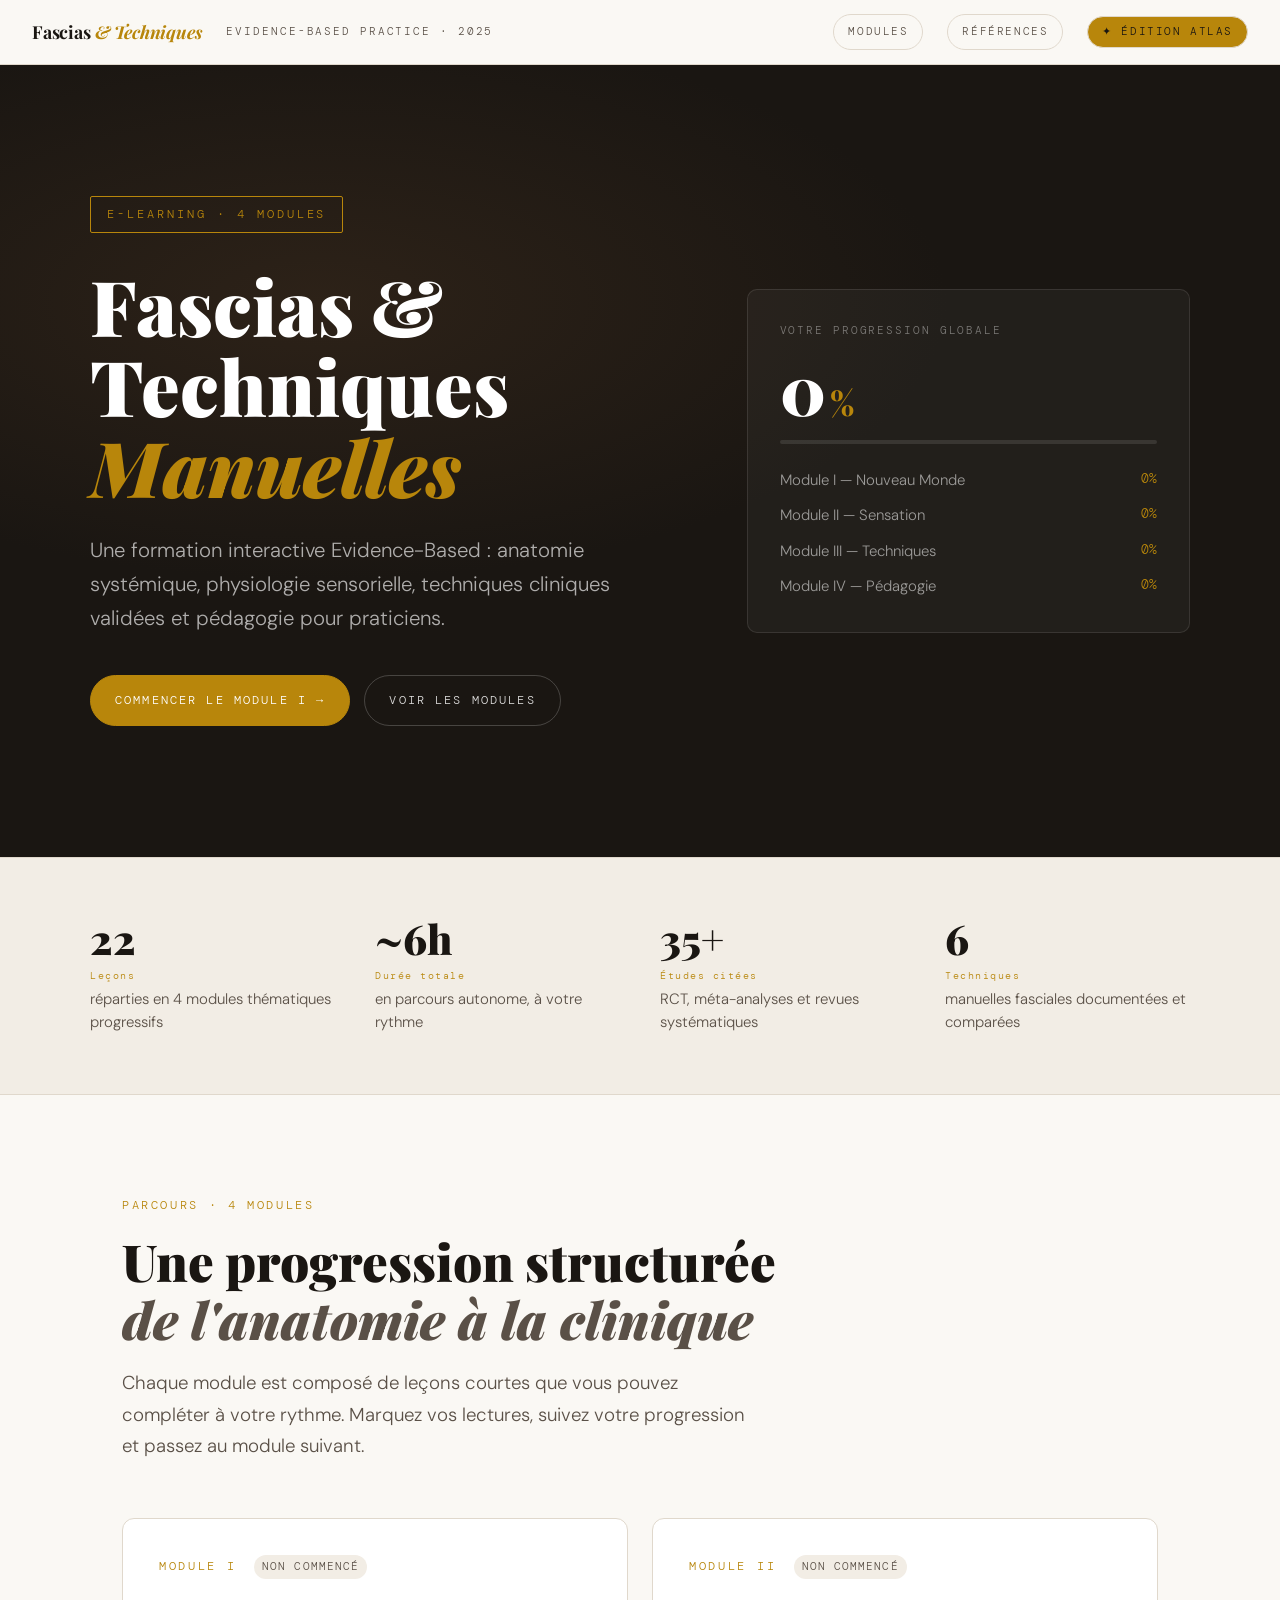
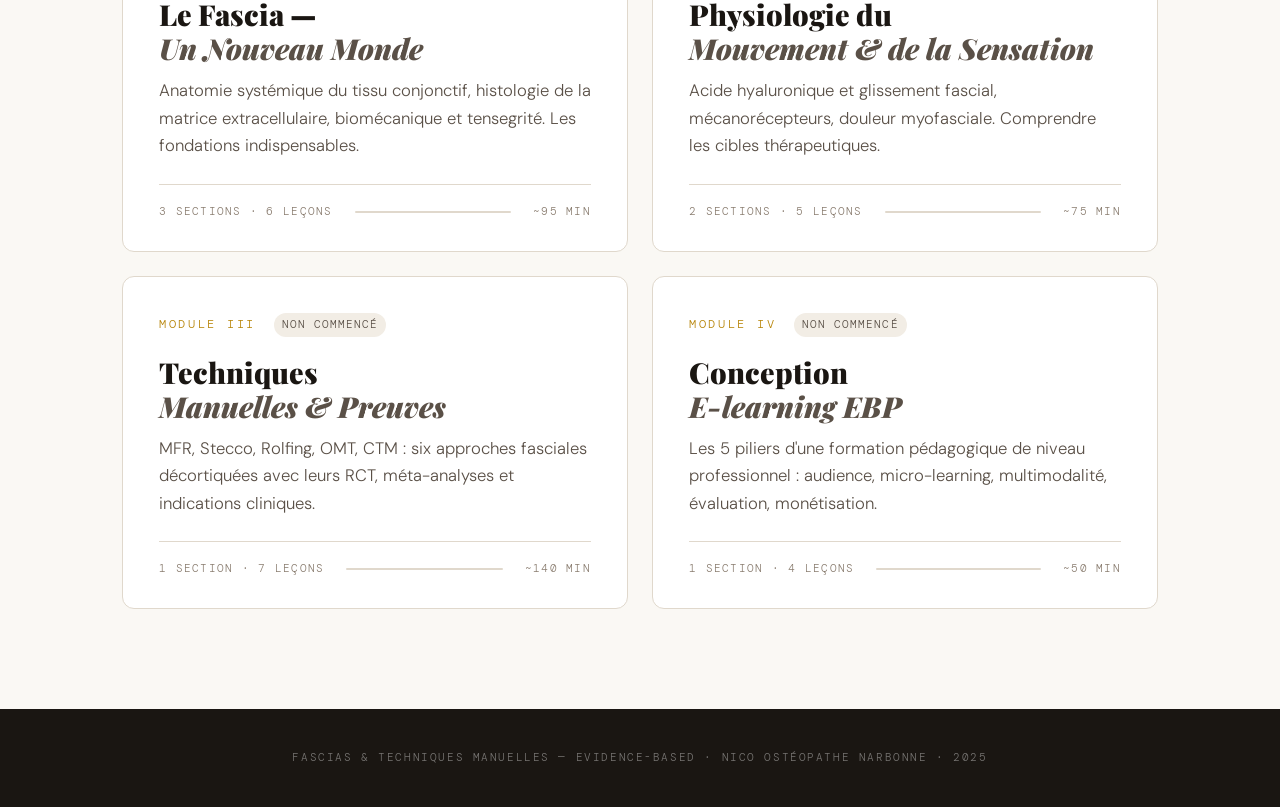
<file: index.html>
<!DOCTYPE html>
<html lang="fr">
<head>
<meta charset="UTF-8"/>
<meta name="viewport" content="width=device-width, initial-scale=1.0"/>
<title>Fascias & Techniques Manuelles — E-learning</title>
<link rel="preconnect" href="https://fonts.googleapis.com"/>
<link rel="stylesheet" href="https://fonts.googleapis.com/css2?family=Playfair+Display:ital,wght@0,400;0,700;0,900;1,400;1,700&family=DM+Sans:wght@300;400;500;600&family=DM+Mono:wght@400;500&display=swap"/>
<link rel="stylesheet" href="styles.css"/>
<style>
.hero {
  background: var(--ink);
  color: #fff;
  min-height: 88vh;
  display: flex; align-items: center;
  position: relative; overflow: hidden;
  padding: 80px 32px;
}
.hero::before {
  content:'';
  position: absolute; inset: 0;
  background: radial-gradient(ellipse 70% 50% at 25% 30%, #2d2218 0%, #1a1612 70%);
}
.hero-inner {
  position: relative;
  max-width: 1100px; margin: 0 auto;
  width: 100%;
  display: grid; grid-template-columns: 1.3fr 1fr;
  gap: 80px; align-items: center;
}
.hero-eyebrow {
  font-family: 'DM Mono', monospace;
  font-size: 0.7rem; letter-spacing: 0.25em;
  color: var(--gold); text-transform: uppercase;
  border: 1px solid var(--gold); border-radius: 2px;
  padding: 7px 16px; display: inline-block;
  margin-bottom: 32px;
}
.hero h1 {
  font-family: 'Playfair Display', serif;
  font-size: clamp(2.6rem, 6vw, 5rem);
  font-weight: 900; line-height: 1.05;
  color: #fff;
}
.hero h1 em { color: var(--gold); font-style: italic; }
.hero p.lede {
  font-size: 1.2rem;
  color: rgba(255,255,255,0.65);
  margin-top: 28px; max-width: 520px;
  line-height: 1.65; font-weight: 300;
}
.hero-cta {
  display: flex; gap: 14px;
  margin-top: 40px;
}
.btn {
  display: inline-flex; align-items: center; gap: 10px;
  padding: 14px 24px;
  font-family: 'DM Mono', monospace;
  font-size: 0.7rem; letter-spacing: 0.18em;
  text-transform: uppercase;
  border-radius: 100px;
  border: 1px solid rgba(255,255,255,0.2);
  color: rgba(255,255,255,0.85);
  transition: all 0.2s;
}
.btn:hover { border-color: var(--gold); color: var(--gold); }
.btn.primary {
  background: var(--gold); border-color: var(--gold); color: #fff;
}
.btn.primary:hover { background: #d49d22; border-color: #d49d22; color: #fff; }

/* progress card right side */
.hero-progress {
  background: rgba(255,255,255,0.04);
  border: 1px solid rgba(255,255,255,0.1);
  border-radius: 10px;
  padding: 32px;
}
.hp-label {
  font-family: 'DM Mono', monospace;
  font-size: 0.62rem; letter-spacing: 0.18em;
  color: rgba(255,255,255,0.4);
  text-transform: uppercase;
  margin-bottom: 14px;
}
.hp-pct {
  font-family: 'Playfair Display', serif;
  font-size: 4rem; font-weight: 900;
  color: #fff; line-height: 1;
}
.hp-pct .pct-sign {
  font-size: 2rem; color: var(--gold);
  margin-left: 4px;
}
.hp-bar {
  height: 4px; background: rgba(255,255,255,0.1);
  border-radius: 2px; margin-top: 18px;
  overflow: hidden;
}
.hp-bar-fill {
  height: 100%; background: var(--gold);
  width: 0%; transition: width 0.6s;
}
.hp-modules {
  display: flex; flex-direction: column;
  gap: 10px; margin-top: 24px;
  font-size: 0.88rem;
}
.hp-module {
  display: flex; justify-content: space-between;
  color: rgba(255,255,255,0.55);
}
.hp-module .mp-pct {
  font-family: 'DM Mono', monospace;
  font-size: 0.78rem; color: var(--gold);
}

/* MODULES SECTION */
.modules-section {
  max-width: 1100px;
  margin: 0 auto;
  padding: 100px 32px;
}
.section-eye {
  font-family: 'DM Mono', monospace;
  font-size: 0.7rem; letter-spacing: 0.22em;
  color: var(--gold); text-transform: uppercase;
  margin-bottom: 16px;
}
.section-h {
  font-family: 'Playfair Display', serif;
  font-size: clamp(2rem, 4.4vw, 3rem);
  font-weight: 900; line-height: 1.15;
  color: var(--ink); max-width: 700px;
}
.section-h em { color: var(--muted); font-style: italic; }
.section-p {
  font-size: 1.1rem; color: var(--muted);
  margin-top: 18px; max-width: 640px;
  line-height: 1.7; font-weight: 300;
}

.module-grid {
  display: grid;
  grid-template-columns: repeat(2, 1fr);
  gap: 24px;
  margin-top: 56px;
}
.module-card {
  position: relative;
  display: block;
  background: #fff;
  border: 1px solid var(--divider);
  border-radius: 12px;
  padding: 36px 36px 30px;
  transition: all 0.3s;
  overflow: hidden;
}
.module-card::before {
  content: '';
  position: absolute;
  top: 0; left: 0; height: 3px; width: 0%;
  background: var(--gold);
  transition: width 0.4s;
}
.module-card:hover { transform: translateY(-3px); box-shadow: 0 16px 40px rgba(0,0,0,0.06); border-color: var(--ink); }
.module-card:hover::before { width: 100%; }
.mc-num {
  font-family: 'DM Mono', monospace;
  font-size: 0.72rem; letter-spacing: 0.22em;
  color: var(--gold); text-transform: uppercase;
}
.mc-num .mc-pill {
  display: inline-block; margin-left: 8px;
  font-size: 0.62rem; letter-spacing: 0.1em;
  background: var(--warm); color: var(--muted);
  padding: 3px 8px; border-radius: 100px;
}
.mc-num .mc-pill.done { background: var(--green-light); color: var(--green); }
.mc-title {
  font-family: 'Playfair Display', serif;
  font-size: 1.7rem; font-weight: 900;
  color: var(--ink); margin: 18px 0 12px;
  line-height: 1.18;
}
.mc-title em { color: var(--muted); font-style: italic; }
.mc-desc {
  font-size: 0.98rem; color: var(--muted);
  line-height: 1.65; margin-bottom: 24px;
  font-weight: 300;
}
.mc-meta {
  display: flex; gap: 22px;
  font-family: 'DM Mono', monospace;
  font-size: 0.62rem; letter-spacing: 0.12em;
  color: var(--light); text-transform: uppercase;
  border-top: 1px solid var(--divider);
  padding-top: 18px;
}
.mc-meta .mc-prog-bar {
  flex: 1; height: 2px; background: var(--divider);
  align-self: center; border-radius: 1px; overflow: hidden;
}
.mc-meta .mc-prog-bar span {
  display: block; height: 100%;
  background: var(--gold); width: 0%;
  transition: width 0.6s;
}

/* INFO STRIP */
.info-strip {
  background: var(--warm);
  border-top: 1px solid var(--divider);
  border-bottom: 1px solid var(--divider);
  padding: 60px 32px;
}
.info-strip-inner {
  max-width: 1100px; margin: 0 auto;
  display: grid;
  grid-template-columns: repeat(4, 1fr);
  gap: 40px;
}
.info-stat .num {
  font-family: 'Playfair Display', serif;
  font-size: 2.4rem; font-weight: 900;
  color: var(--ink); line-height: 1;
}
.info-stat .unit {
  font-family: 'DM Mono', monospace;
  font-size: 0.6rem; letter-spacing: 0.15em;
  color: var(--gold); display: block;
  margin: 8px 0 4px;
}
.info-stat .desc {
  font-size: 0.88rem; color: var(--muted);
  line-height: 1.55;
}

@media (max-width: 880px) {
  .hero-inner { grid-template-columns: 1fr; gap: 50px; }
  .module-grid { grid-template-columns: 1fr; }
  .info-strip-inner { grid-template-columns: repeat(2, 1fr); gap: 28px; }
}
</style>
</head>
<body data-page="home">

<nav class="topbar">
  <a href="index.html" class="topbar-brand">Fascias <em>&amp; Techniques</em></a>
  <span class="topbar-crumb">Evidence-Based Practice · 2025</span>
  <span class="topbar-spacer"></span>
  <a href="#modules" class="topbar-link">Modules</a>
  <a href="bibliographie.html" class="topbar-link">Références</a>
  <a href="atlas.html" class="topbar-link" style="background:var(--gold);color:var(--ink);padding:6px 14px;border-radius:999px;">✦ Édition Atlas</a>
</nav>

<!-- ══════ HERO ══════ -->
<section class="hero">
  <div class="hero-inner">
    <div>
      <div class="hero-eyebrow">E-learning · 4 modules</div>
      <h1>Fascias &amp;<br/>Techniques<br/><em>Manuelles</em></h1>
      <p class="lede">Une formation interactive Evidence-Based : anatomie systémique, physiologie sensorielle, techniques cliniques validées et pédagogie pour praticiens.</p>
      <div class="hero-cta">
        <a href="module-1.html" class="btn primary">Commencer le Module I →</a>
        <a href="#modules" class="btn">Voir les modules</a>
      </div>
    </div>
    <aside class="hero-progress">
      <div class="hp-label">Votre progression globale</div>
      <div class="hp-pct"><span data-global-pct>0</span><span class="pct-sign">%</span></div>
      <div class="hp-bar"><div class="hp-bar-fill" data-global-fill></div></div>
      <div class="hp-modules">
        <div class="hp-module"><span>Module I — Nouveau Monde</span><span class="mp-pct" data-mp="m1">0%</span></div>
        <div class="hp-module"><span>Module II — Sensation</span><span class="mp-pct" data-mp="m2">0%</span></div>
        <div class="hp-module"><span>Module III — Techniques</span><span class="mp-pct" data-mp="m3">0%</span></div>
        <div class="hp-module"><span>Module IV — Pédagogie</span><span class="mp-pct" data-mp="m4">0%</span></div>
      </div>
    </aside>
  </div>
</section>

<!-- ══════ INFO STRIP ══════ -->
<section class="info-strip">
  <div class="info-strip-inner">
    <div class="info-stat">
      <div class="num">22</div>
      <span class="unit">Leçons</span>
      <div class="desc">réparties en 4 modules thématiques progressifs</div>
    </div>
    <div class="info-stat">
      <div class="num">~6h</div>
      <span class="unit">Durée totale</span>
      <div class="desc">en parcours autonome, à votre rythme</div>
    </div>
    <div class="info-stat">
      <div class="num">35+</div>
      <span class="unit">Études citées</span>
      <div class="desc">RCT, méta-analyses et revues systématiques</div>
    </div>
    <div class="info-stat">
      <div class="num">6</div>
      <span class="unit">Techniques</span>
      <div class="desc">manuelles fasciales documentées et comparées</div>
    </div>
  </div>
</section>

<!-- ══════ MODULES ══════ -->
<section class="modules-section" id="modules">
  <div class="section-eye">Parcours · 4 modules</div>
  <h2 class="section-h">Une progression structurée<br/><em>de l'anatomie à la clinique</em></h2>
  <p class="section-p">Chaque module est composé de leçons courtes que vous pouvez compléter à votre rythme. Marquez vos lectures, suivez votre progression et passez au module suivant.</p>

  <div class="module-grid">

    <a class="module-card" href="module-1.html" data-mod-card="m1">
      <div class="mc-num">Module I <span class="mc-pill" data-mp-pill="m1">Non commencé</span></div>
      <h3 class="mc-title">Le Fascia —<br/><em>Un Nouveau Monde</em></h3>
      <p class="mc-desc">Anatomie systémique du tissu conjonctif, histologie de la matrice extracellulaire, biomécanique et tensegrité. Les fondations indispensables.</p>
      <div class="mc-meta">
        <span>3 sections · 6 leçons</span>
        <div class="mc-prog-bar"><span data-mp-bar="m1"></span></div>
        <span>~95 min</span>
      </div>
    </a>

    <a class="module-card" href="module-2.html" data-mod-card="m2">
      <div class="mc-num">Module II <span class="mc-pill" data-mp-pill="m2">Non commencé</span></div>
      <h3 class="mc-title">Physiologie du<br/><em>Mouvement &amp; de la Sensation</em></h3>
      <p class="mc-desc">Acide hyaluronique et glissement fascial, mécanorécepteurs, douleur myofasciale. Comprendre les cibles thérapeutiques.</p>
      <div class="mc-meta">
        <span>2 sections · 5 leçons</span>
        <div class="mc-prog-bar"><span data-mp-bar="m2"></span></div>
        <span>~75 min</span>
      </div>
    </a>

    <a class="module-card" href="module-3.html" data-mod-card="m3">
      <div class="mc-num">Module III <span class="mc-pill" data-mp-pill="m3">Non commencé</span></div>
      <h3 class="mc-title">Techniques<br/><em>Manuelles &amp; Preuves</em></h3>
      <p class="mc-desc">MFR, Stecco, Rolfing, OMT, CTM : six approches fasciales décortiquées avec leurs RCT, méta-analyses et indications cliniques.</p>
      <div class="mc-meta">
        <span>1 section · 7 leçons</span>
        <div class="mc-prog-bar"><span data-mp-bar="m3"></span></div>
        <span>~140 min</span>
      </div>
    </a>

    <a class="module-card" href="module-4.html" data-mod-card="m4">
      <div class="mc-num">Module IV <span class="mc-pill" data-mp-pill="m4">Non commencé</span></div>
      <h3 class="mc-title">Conception<br/><em>E-learning EBP</em></h3>
      <p class="mc-desc">Les 5 piliers d'une formation pédagogique de niveau professionnel : audience, micro-learning, multimodalité, évaluation, monétisation.</p>
      <div class="mc-meta">
        <span>1 section · 4 leçons</span>
        <div class="mc-prog-bar"><span data-mp-bar="m4"></span></div>
        <span>~50 min</span>
      </div>
    </a>

  </div>
</section>

<footer class="site-footer">
  Fascias &amp; Techniques Manuelles — Evidence-Based · Nico Ostéopathe Narbonne · 2025
</footer>

<script>
(function () {
  let state = {};
  try { state = JSON.parse(localStorage.getItem('fascia-elearning-progress') || '{}'); } catch {}
  const modules = state.modules || {};
  const ids = ['m1','m2','m3','m4'];
  let total = 0;
  ids.forEach(id => {
    const pct = modules[id] || 0;
    total += pct;
    const txt = document.querySelector(`[data-mp="${id}"]`);
    if (txt) txt.textContent = pct + '%';
    const bar = document.querySelector(`[data-mp-bar="${id}"]`);
    if (bar) bar.style.width = pct + '%';
    const pill = document.querySelector(`[data-mp-pill="${id}"]`);
    if (pill) {
      if (pct === 100) { pill.textContent = 'Terminé'; pill.classList.add('done'); }
      else if (pct > 0) pill.textContent = `${pct}% lu`;
    }
  });
  const global = Math.round(total / ids.length);
  const pctEl = document.querySelector('[data-global-pct]');
  if (pctEl) pctEl.textContent = global;
  const fill = document.querySelector('[data-global-fill]');
  if (fill) setTimeout(() => { fill.style.width = global + '%'; }, 100);
})();
</script>
</body>
</html>
</file>
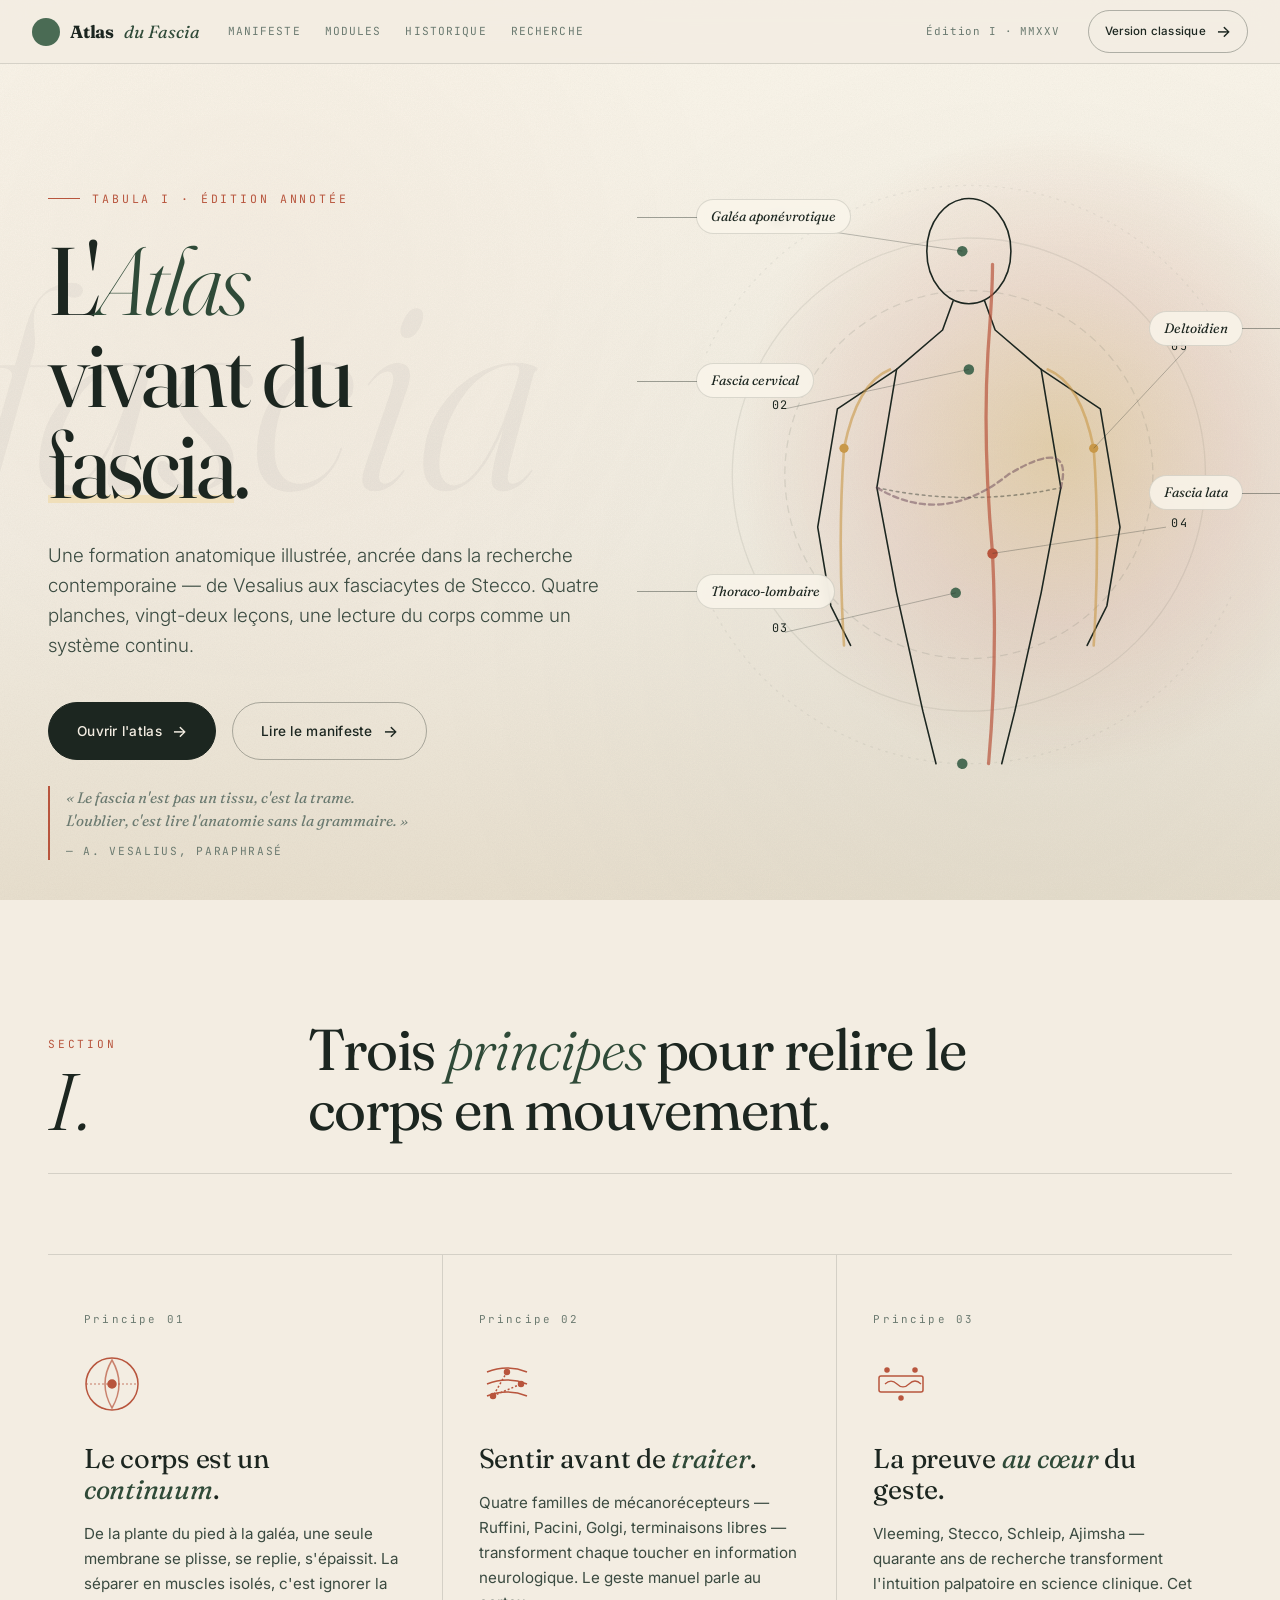
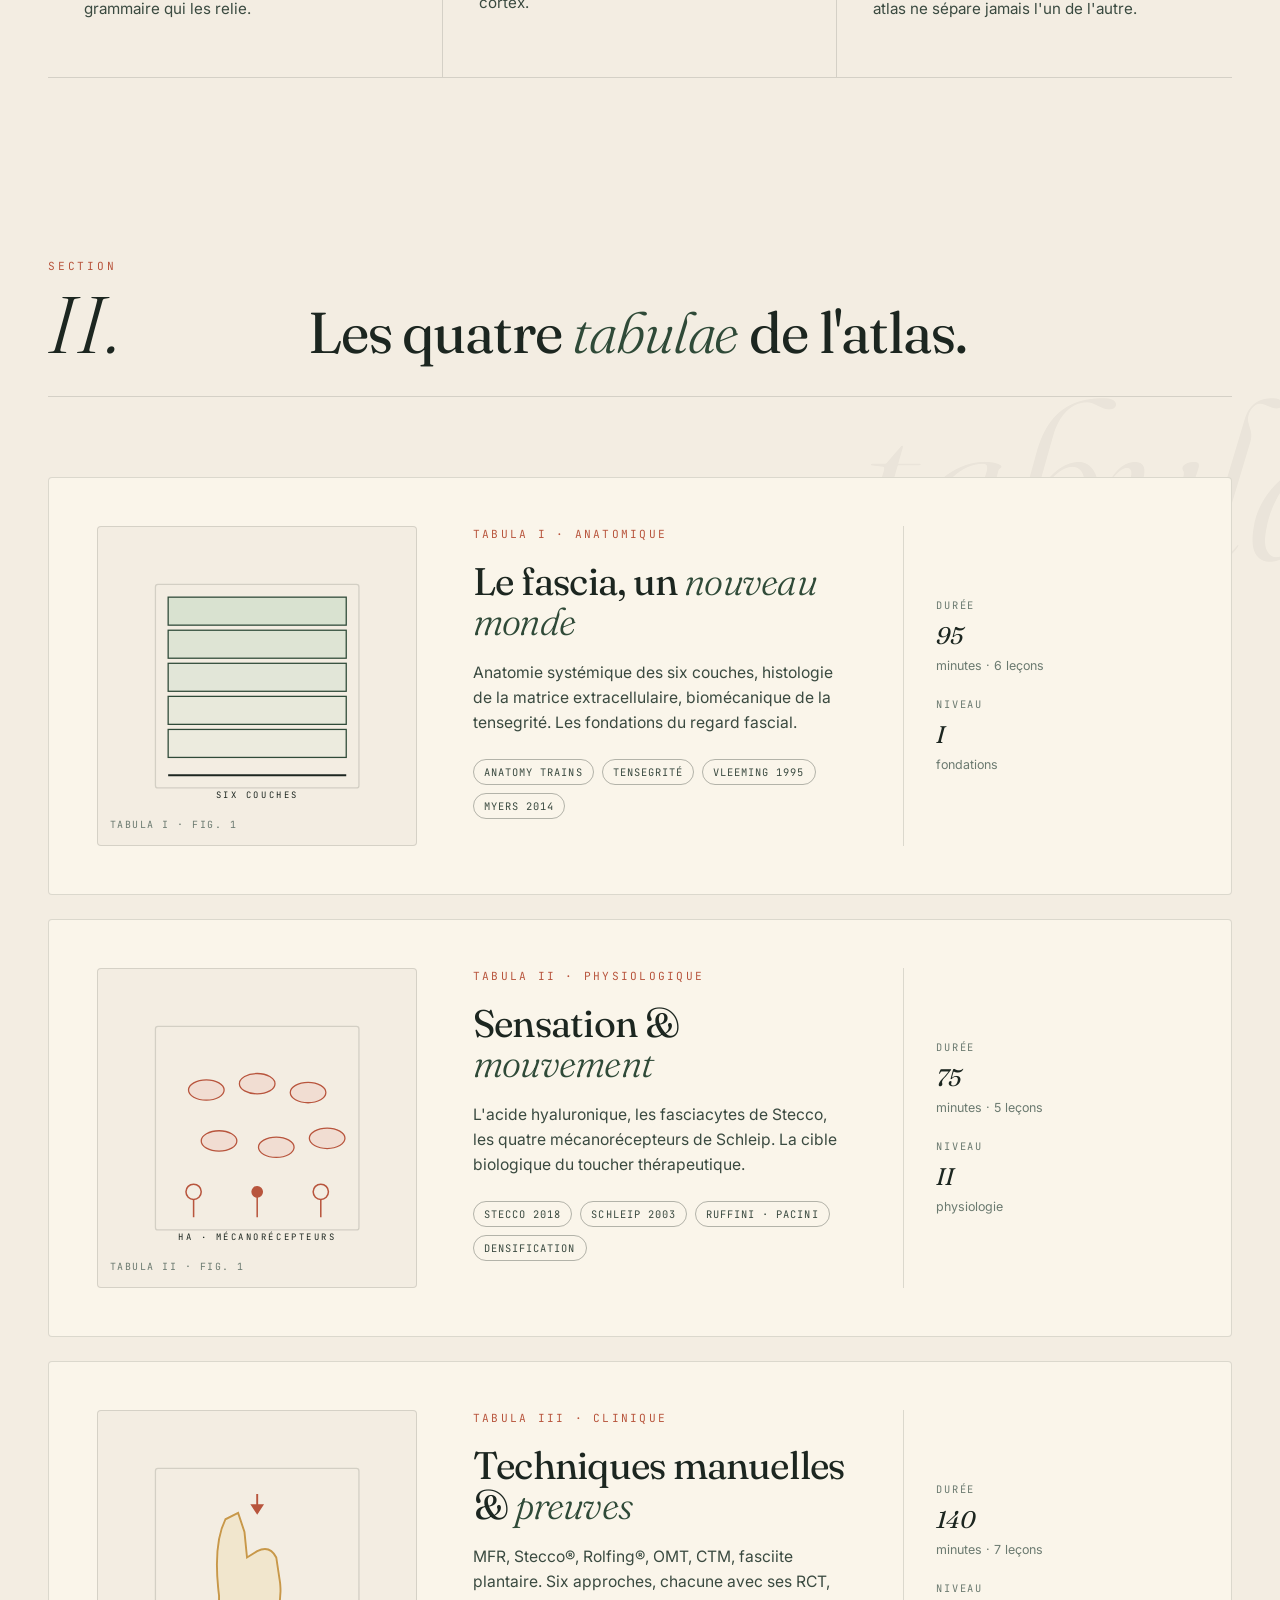
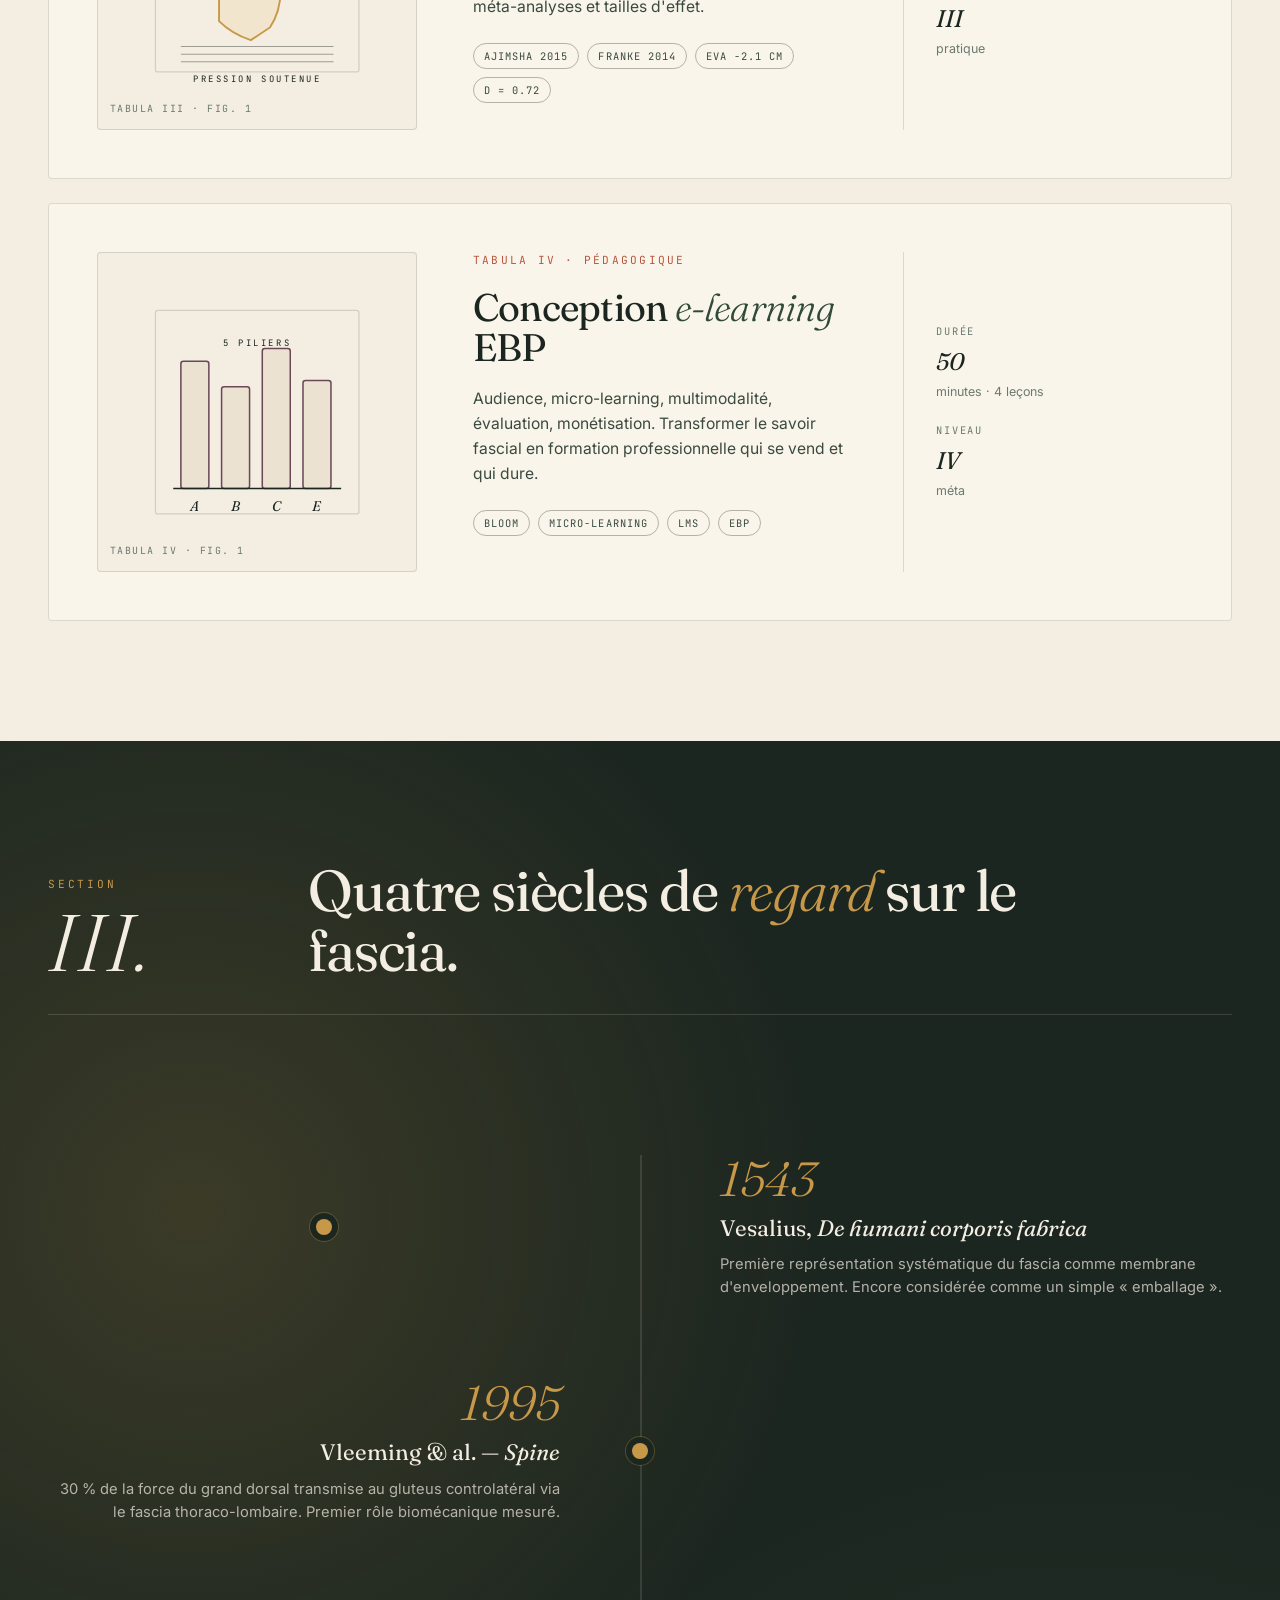
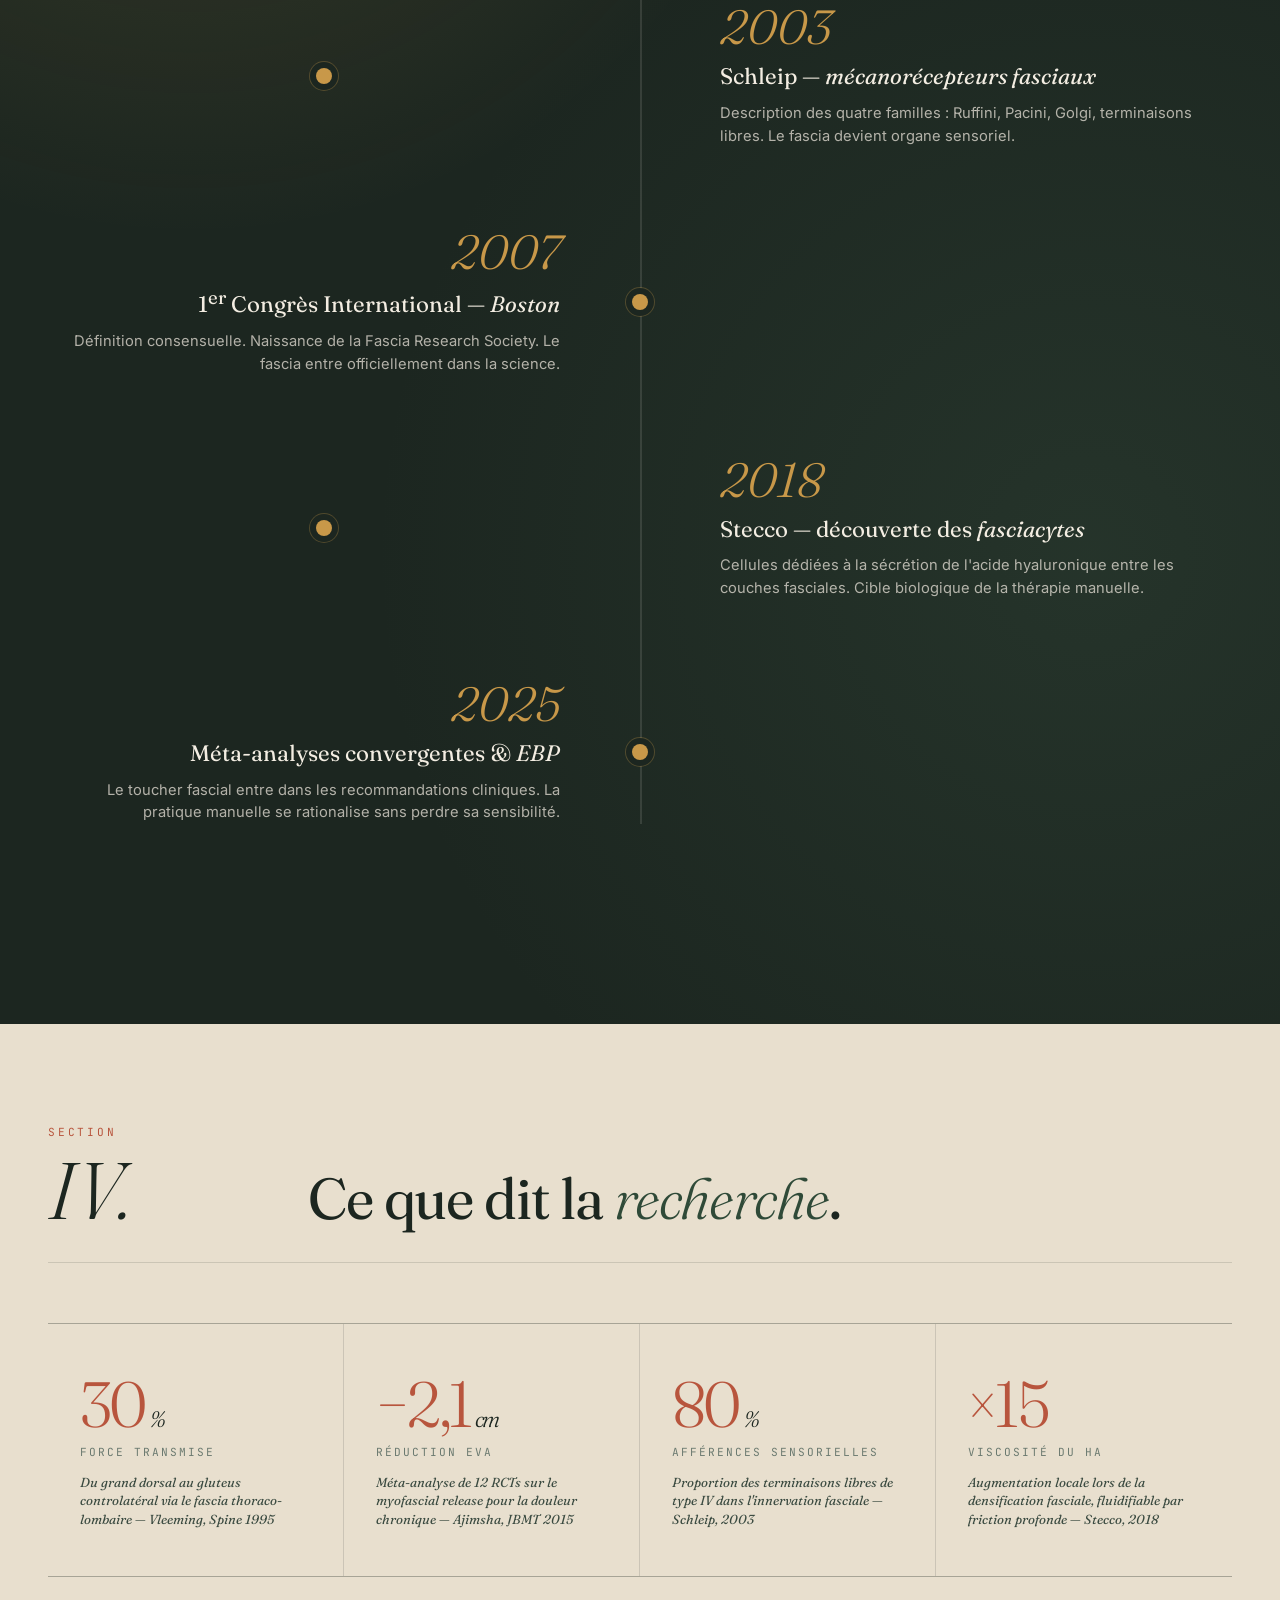
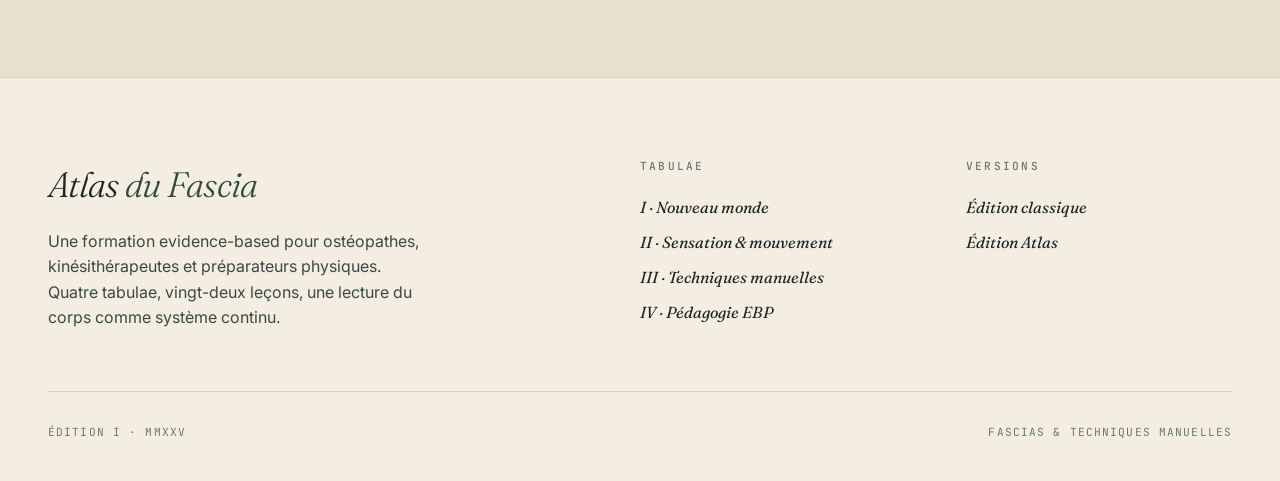
<file: atlas.html>
<!DOCTYPE html>
<html lang="fr">
<head>
<meta charset="UTF-8"/>
<meta name="viewport" content="width=device-width, initial-scale=1.0"/>
<title>Atlas du Fascia — Une expérience anatomique</title>
<link rel="stylesheet" href="atlas.css"/>
</head>
<body>

<!-- TOPBAR -->
<nav class="atlas-topbar">
  <a href="atlas.html" class="atlas-topbar-brand">Atlas <em>du Fascia</em></a>
  <div class="atlas-topbar-nav">
    <a href="#manifesto">Manifeste</a>
    <a href="#modules">Modules</a>
    <a href="#timeline">Historique</a>
    <a href="#stats">Recherche</a>
  </div>
  <span class="atlas-topbar-spacer"></span>
  <span class="atlas-topbar-meta">Édition I · MMXXV</span>
  <a href="index.html" class="atlas-btn atlas-btn-ghost" style="padding:8px 16px;font-size:0.72rem;">Version classique</a>
</nav>

<!-- HERO -->
<header class="atlas-hero">
  <div class="parallax-decor" data-speed="0.08" style="top:18%;left:-2%;font-size:18rem;">fascia</div>
  <div class="atlas-hero-aura"></div>

  <div class="atlas-hero-text reveal">
    <div class="atlas-hero-marker">Tabula I · Édition annotée</div>
    <h1>
      L'<em>Atlas</em><br/>
      vivant du<br/>
      <span class="underline">fascia</span>.
    </h1>
    <p class="atlas-hero-lede">Une formation anatomique illustrée, ancrée dans la recherche contemporaine — de Vesalius aux fasciacytes de Stecco. Quatre planches, vingt-deux leçons, une lecture du corps comme un système continu.</p>
    <div class="atlas-hero-cta">
      <a href="#modules" class="atlas-btn">Ouvrir l'atlas</a>
      <a href="#manifesto" class="atlas-btn atlas-btn-ghost">Lire le manifeste</a>
    </div>
  </div>

  <div class="atlas-hero-plate reveal reveal-delay-2">
    <svg viewBox="0 0 400 500" xmlns="http://www.w3.org/2000/svg">
      <!-- background plate -->
      <rect x="0" y="0" width="400" height="500" fill="none"/>
      <!-- circular guide rings -->
      <circle cx="200" cy="250" r="220" fill="none" stroke="rgba(28,38,32,0.06)" stroke-width="1" stroke-dasharray="2,4"/>
      <circle cx="200" cy="250" r="180" fill="none" stroke="rgba(28,38,32,0.08)" stroke-width="1"/>
      <circle cx="200" cy="250" r="140" fill="none" stroke="rgba(28,38,32,0.10)" stroke-width="1" stroke-dasharray="6,4"/>

      <!-- silhouette body schematic -->
      <g stroke="#1c2620" stroke-width="1.2" fill="none" stroke-linejoin="round" stroke-linecap="round">
        <!-- head -->
        <ellipse cx="200" cy="80" rx="32" ry="40"/>
        <!-- neck + torso -->
        <path d="M 188,118 L 180,140 L 145,170 L 130,260 L 145,340 L 165,430 L 175,470"/>
        <path d="M 212,118 L 220,140 L 255,170 L 270,260 L 255,340 L 235,430 L 225,470"/>
        <!-- shoulders/arms -->
        <path d="M 145,170 L 100,200 L 85,290 L 95,350 L 110,380"/>
        <path d="M 255,170 L 300,200 L 315,290 L 305,350 L 290,380"/>
        <!-- waist line -->
        <path d="M 130,260 Q 200,275 270,260" stroke-dasharray="2,3" opacity="0.4"/>
      </g>

      <!-- fascia chains overlay -->
      <g fill="none" stroke-linecap="round">
        <!-- LSP - posterior superficial line - moss -->
        <path d="M 195,470 Q 188,400 190,340 Q 195,260 200,170 Q 200,110 195,80" stroke="#4a6b54" stroke-width="2.5" opacity="0.85" stroke-dasharray="0,1000" class="anim-path" id="lsp"/>
        <!-- LSA - anterior - terra -->
        <path d="M 215,470 Q 222,390 218,310 Q 210,220 215,150 Q 218,110 218,90" stroke="#b8553d" stroke-width="2.5" opacity="0.7"/>
        <!-- Lateral - ochre -->
        <path d="M 295,380 Q 300,300 295,230 Q 285,180 260,170" stroke="#c89849" stroke-width="2" opacity="0.6"/>
        <path d="M 105,380 Q 100,300 105,230 Q 115,180 140,170" stroke="#c89849" stroke-width="2" opacity="0.6"/>
        <!-- spiral - plum -->
        <path d="M 130,260 Q 180,290 230,250 Q 280,220 270,260" stroke="#6b4858" stroke-width="1.8" opacity="0.5" stroke-dasharray="4,3"/>
      </g>

      <!-- node points -->
      <g>
        <circle cx="195" cy="470" r="4" fill="#4a6b54"/>
        <circle cx="190" cy="340" r="4" fill="#4a6b54"/>
        <circle cx="200" cy="170" r="4" fill="#4a6b54"/>
        <circle cx="195" cy="80" r="4" fill="#4a6b54"/>
        <circle cx="218" cy="310" r="4" fill="#b8553d"/>
        <circle cx="295" cy="230" r="3.5" fill="#c89849"/>
        <circle cx="105" cy="230" r="3.5" fill="#c89849"/>
      </g>

      <!-- connector lines to labels -->
      <g stroke="#1c2620" stroke-width="0.6" opacity="0.35">
        <line x1="195" y1="80" x2="60" y2="60"/>
        <line x1="200" y1="170" x2="60" y2="200"/>
        <line x1="190" y1="340" x2="60" y2="370"/>
        <line x1="218" y1="310" x2="350" y2="290"/>
        <line x1="295" y1="230" x2="365" y2="155"/>
      </g>

      <!-- typographic anatomical numerals -->
      <g font-family="JetBrains Mono, monospace" font-size="9" fill="#1c2620" letter-spacing="1">
        <text x="50" y="60">01</text>
        <text x="50" y="200">02</text>
        <text x="50" y="370">03</text>
        <text x="354" y="290">04</text>
        <text x="354" y="155">05</text>
      </g>
    </svg>

    <div class="atlas-plate-label left" style="top:8%;left:-2%;">Galéa aponévrotique</div>
    <div class="atlas-plate-label left" style="top:33%;left:-2%;">Fascia cervical</div>
    <div class="atlas-plate-label left" style="top:65%;left:-2%;">Thoraco-lombaire</div>
    <div class="atlas-plate-label right" style="top:50%;right:-2%;">Fascia lata</div>
    <div class="atlas-plate-label right" style="top:25%;right:-2%;">Deltoïdien</div>
  </div>

  <div class="atlas-hero-quote reveal reveal-delay-3">
    « Le fascia n'est pas un tissu, c'est <em>la</em> trame.<br/>
    L'oublier, c'est lire l'anatomie sans la grammaire. »
    <div style="font-style:normal;font-family:var(--mono);font-size:0.7rem;letter-spacing:0.15em;text-transform:uppercase;color:var(--ink-mute);margin-top:10px;">— A. Vesalius, paraphrasé</div>
  </div>
</header>

<!-- MANIFESTO -->
<section class="atlas-section" id="manifesto">
  <div class="atlas-section-head">
    <div class="atlas-section-num">Section<span>i.</span></div>
    <h2 class="atlas-section-title reveal">Trois <em>principes</em> pour relire le corps en mouvement.</h2>
  </div>

  <div class="atlas-manifesto reveal">
    <div class="atlas-manifesto-cell">
      <div class="atlas-manifesto-num">Principe 01</div>
      <svg class="atlas-manifesto-icon" viewBox="0 0 56 56" fill="none" stroke="currentColor" stroke-width="1.5">
        <circle cx="28" cy="28" r="26"/>
        <path d="M 28,4 Q 14,28 28,52 Q 42,28 28,4 Z" opacity="0.7"/>
        <line x1="2" y1="28" x2="54" y2="28" stroke-dasharray="2,2" opacity="0.5"/>
        <circle cx="28" cy="28" r="4" fill="currentColor"/>
      </svg>
      <h3>Le corps est un <em>continuum</em>.</h3>
      <p>De la plante du pied à la galéa, une seule membrane se plisse, se replie, s'épaissit. La séparer en muscles isolés, c'est ignorer la grammaire qui les relie.</p>
    </div>

    <div class="atlas-manifesto-cell">
      <div class="atlas-manifesto-num">Principe 02</div>
      <svg class="atlas-manifesto-icon" viewBox="0 0 56 56" fill="none" stroke="currentColor" stroke-width="1.5">
        <path d="M 8,16 Q 28,8 48,16 M 8,28 Q 28,20 48,28 M 8,40 Q 28,32 48,40"/>
        <circle cx="28" cy="16" r="2.5" fill="currentColor"/>
        <circle cx="14" cy="40" r="2.5" fill="currentColor"/>
        <circle cx="42" cy="28" r="2.5" fill="currentColor"/>
        <line x1="28" y1="16" x2="14" y2="40" stroke-dasharray="2,2"/>
        <line x1="14" y1="40" x2="42" y2="28" stroke-dasharray="2,2"/>
      </svg>
      <h3>Sentir avant de <em>traiter</em>.</h3>
      <p>Quatre familles de mécanorécepteurs — Ruffini, Pacini, Golgi, terminaisons libres — transforment chaque toucher en information neurologique. Le geste manuel parle au cortex.</p>
    </div>

    <div class="atlas-manifesto-cell">
      <div class="atlas-manifesto-num">Principe 03</div>
      <svg class="atlas-manifesto-icon" viewBox="0 0 56 56" fill="none" stroke="currentColor" stroke-width="1.5">
        <rect x="6" y="20" width="44" height="16" rx="2"/>
        <path d="M 12,28 Q 18,22 24,28 Q 30,34 36,28 Q 42,22 48,28" stroke-width="1.2"/>
        <circle cx="14" cy="14" r="2" fill="currentColor"/>
        <circle cx="28" cy="42" r="2" fill="currentColor"/>
        <circle cx="42" cy="14" r="2" fill="currentColor"/>
      </svg>
      <h3>La preuve <em>au cœur</em> du geste.</h3>
      <p>Vleeming, Stecco, Schleip, Ajimsha — quarante ans de recherche transforment l'intuition palpatoire en science clinique. Cet atlas ne sépare jamais l'un de l'autre.</p>
    </div>
  </div>
</section>

<!-- MODULES -->
<section class="atlas-section" id="modules" style="padding-top:60px;">
  <div class="parallax-decor" data-speed="0.06" style="top:5%;right:-5%;font-size:14rem;">tabula</div>

  <div class="atlas-section-head">
    <div class="atlas-section-num">Section<span>ii.</span></div>
    <h2 class="atlas-section-title reveal">Les quatre <em>tabulae</em> de l'atlas.</h2>
  </div>

  <div class="atlas-modules-wrap">

    <a href="module-1.html" class="atlas-module-plate reveal" data-mod="m1">
      <div class="atlas-module-illustration" data-fig="Tabula I · Fig. 1">
        <svg viewBox="0 0 200 200">
          <rect x="20" y="20" width="160" height="160" rx="2" fill="none" stroke="rgba(28,38,32,0.15)"/>
          <!-- 6 layers stacked -->
          <rect x="30" y="30" width="140" height="22" class="atlas-module-svg-fill" fill-opacity="0.9" stroke-width="1"/>
          <rect x="30" y="56" width="140" height="22" class="atlas-module-svg-fill" fill-opacity="0.7" stroke-width="1"/>
          <rect x="30" y="82" width="140" height="22" class="atlas-module-svg-fill" fill-opacity="0.55" stroke-width="1"/>
          <rect x="30" y="108" width="140" height="22" class="atlas-module-svg-fill" fill-opacity="0.4" stroke-width="1"/>
          <rect x="30" y="134" width="140" height="22" class="atlas-module-svg-fill" fill-opacity="0.25" stroke-width="1"/>
          <line x1="30" y1="170" x2="170" y2="170" stroke="#1c2620" stroke-width="1.5"/>
          <text x="100" y="188" text-anchor="middle" font-family="JetBrains Mono" font-size="7" fill="#1c2620" letter-spacing="2">SIX COUCHES</text>
        </svg>
      </div>
      <div class="atlas-module-content">
        <div class="atlas-module-tag">Tabula I · Anatomique</div>
        <h3 class="atlas-module-title">Le fascia, un <em>nouveau monde</em></h3>
        <p class="atlas-module-desc">Anatomie systémique des six couches, histologie de la matrice extracellulaire, biomécanique de la tensegrité. Les fondations du regard fascial.</p>
        <div class="atlas-module-tags">
          <span>Anatomy Trains</span>
          <span>Tensegrité</span>
          <span>Vleeming 1995</span>
          <span>Myers 2014</span>
        </div>
      </div>
      <dl class="atlas-module-meta">
        <div class="atlas-module-meta-row"><dt>Durée</dt><dd>95<small>minutes · 6 leçons</small></dd></div>
        <div class="atlas-module-meta-row"><dt>Niveau</dt><dd>I<small>fondations</small></dd></div>
      </dl>
    </a>

    <a href="module-2.html" class="atlas-module-plate reveal" data-mod="m2">
      <div class="atlas-module-illustration" data-fig="Tabula II · Fig. 1">
        <svg viewBox="0 0 200 200">
          <rect x="20" y="20" width="160" height="160" rx="2" fill="none" stroke="rgba(28,38,32,0.15)"/>
          <!-- HA molecules -->
          <g class="atlas-module-svg-fill" fill-opacity="0.6" stroke-width="1">
            <ellipse cx="60" cy="70" rx="14" ry="8"/>
            <ellipse cx="100" cy="65" rx="14" ry="8"/>
            <ellipse cx="140" cy="72" rx="14" ry="8"/>
            <ellipse cx="70" cy="110" rx="14" ry="8"/>
            <ellipse cx="115" cy="115" rx="14" ry="8"/>
            <ellipse cx="155" cy="108" rx="14" ry="8"/>
          </g>
          <!-- receptors -->
          <g stroke="#b8553d" stroke-width="1.2" fill="none">
            <circle cx="50" cy="150" r="6"/>
            <line x1="50" y1="156" x2="50" y2="170"/>
            <circle cx="100" cy="150" r="4" fill="#b8553d"/>
            <line x1="100" y1="154" x2="100" y2="170"/>
            <circle cx="150" cy="150" r="6"/>
            <line x1="150" y1="156" x2="150" y2="170"/>
          </g>
          <text x="100" y="188" text-anchor="middle" font-family="JetBrains Mono" font-size="7" fill="#1c2620" letter-spacing="2">HA · MÉCANORÉCEPTEURS</text>
        </svg>
      </div>
      <div class="atlas-module-content">
        <div class="atlas-module-tag">Tabula II · Physiologique</div>
        <h3 class="atlas-module-title">Sensation &amp; <em>mouvement</em></h3>
        <p class="atlas-module-desc">L'acide hyaluronique, les fasciacytes de Stecco, les quatre mécanorécepteurs de Schleip. La cible biologique du toucher thérapeutique.</p>
        <div class="atlas-module-tags">
          <span>Stecco 2018</span>
          <span>Schleip 2003</span>
          <span>Ruffini · Pacini</span>
          <span>Densification</span>
        </div>
      </div>
      <dl class="atlas-module-meta">
        <div class="atlas-module-meta-row"><dt>Durée</dt><dd>75<small>minutes · 5 leçons</small></dd></div>
        <div class="atlas-module-meta-row"><dt>Niveau</dt><dd>II<small>physiologie</small></dd></div>
      </dl>
    </a>

    <a href="module-3.html" class="atlas-module-plate reveal" data-mod="m3">
      <div class="atlas-module-illustration" data-fig="Tabula III · Fig. 1">
        <svg viewBox="0 0 200 200">
          <rect x="20" y="20" width="160" height="160" rx="2" fill="none" stroke="rgba(28,38,32,0.15)"/>
          <!-- hand schematic -->
          <g class="atlas-module-svg-fill" fill-opacity="0.5" stroke-width="1.5">
            <path d="M 70,120 Q 65,80 75,60 L 85,55 L 90,70 L 92,90 L 100,85 Q 110,80 115,90 L 118,110 Q 120,130 110,145 L 95,155 Q 80,150 70,140 Z"/>
          </g>
          <!-- tissue lines beneath -->
          <g stroke="#1c2620" stroke-width="0.8" fill="none" opacity="0.4">
            <line x1="40" y1="160" x2="160" y2="160"/>
            <line x1="40" y1="166" x2="160" y2="166"/>
            <line x1="40" y1="172" x2="160" y2="172"/>
          </g>
          <!-- pressure arrow -->
          <g stroke="#b8553d" stroke-width="1.5" fill="none">
            <line x1="100" y1="40" x2="100" y2="55"/>
            <polygon points="100,55 96,49 104,49" fill="#b8553d"/>
          </g>
          <text x="100" y="188" text-anchor="middle" font-family="JetBrains Mono" font-size="7" fill="#1c2620" letter-spacing="2">PRESSION SOUTENUE</text>
        </svg>
      </div>
      <div class="atlas-module-content">
        <div class="atlas-module-tag">Tabula III · Clinique</div>
        <h3 class="atlas-module-title">Techniques manuelles &amp; <em>preuves</em></h3>
        <p class="atlas-module-desc">MFR, Stecco®, Rolfing®, OMT, CTM, fasciite plantaire. Six approches, chacune avec ses RCT, méta-analyses et tailles d'effet.</p>
        <div class="atlas-module-tags">
          <span>Ajimsha 2015</span>
          <span>Franke 2014</span>
          <span>EVA −2.1 cm</span>
          <span>d = 0.72</span>
        </div>
      </div>
      <dl class="atlas-module-meta">
        <div class="atlas-module-meta-row"><dt>Durée</dt><dd>140<small>minutes · 7 leçons</small></dd></div>
        <div class="atlas-module-meta-row"><dt>Niveau</dt><dd>III<small>pratique</small></dd></div>
      </dl>
    </a>

    <a href="module-4.html" class="atlas-module-plate reveal" data-mod="m4">
      <div class="atlas-module-illustration" data-fig="Tabula IV · Fig. 1">
        <svg viewBox="0 0 200 200">
          <rect x="20" y="20" width="160" height="160" rx="2" fill="none" stroke="rgba(28,38,32,0.15)"/>
          <!-- pillars -->
          <g class="atlas-module-svg-fill" fill-opacity="0.55" stroke-width="1.2">
            <rect x="40" y="60" width="22" height="100" rx="2"/>
            <rect x="72" y="80" width="22" height="80" rx="2"/>
            <rect x="104" y="50" width="22" height="110" rx="2"/>
            <rect x="136" y="75" width="22" height="85" rx="2"/>
          </g>
          <line x1="34" y1="160" x2="166" y2="160" stroke="#1c2620" stroke-width="1.2"/>
          <!-- letters -->
          <g font-family="Fraunces, serif" font-size="11" font-style="italic" fill="#1c2620" text-anchor="middle">
            <text x="51" y="178">A</text>
            <text x="83" y="178">B</text>
            <text x="115" y="178">C</text>
            <text x="147" y="178">E</text>
          </g>
          <text x="100" y="48" text-anchor="middle" font-family="JetBrains Mono" font-size="7" fill="#1c2620" letter-spacing="2">5 PILIERS</text>
        </svg>
      </div>
      <div class="atlas-module-content">
        <div class="atlas-module-tag">Tabula IV · Pédagogique</div>
        <h3 class="atlas-module-title">Conception <em>e-learning</em> EBP</h3>
        <p class="atlas-module-desc">Audience, micro-learning, multimodalité, évaluation, monétisation. Transformer le savoir fascial en formation professionnelle qui se vend et qui dure.</p>
        <div class="atlas-module-tags">
          <span>Bloom</span>
          <span>Micro-learning</span>
          <span>LMS</span>
          <span>EBP</span>
        </div>
      </div>
      <dl class="atlas-module-meta">
        <div class="atlas-module-meta-row"><dt>Durée</dt><dd>50<small>minutes · 4 leçons</small></dd></div>
        <div class="atlas-module-meta-row"><dt>Niveau</dt><dd>IV<small>méta</small></dd></div>
      </dl>
    </a>

  </div>
</section>

<!-- TIMELINE -->
<section class="atlas-timeline-section" id="timeline">
  <div class="atlas-timeline-inner">
    <div class="atlas-section-head">
      <div class="atlas-section-num">Section<span>iii.</span></div>
      <h2 class="atlas-section-title reveal">Quatre siècles de <em>regard</em> sur le fascia.</h2>
    </div>

    <div class="atlas-timeline">
      <div class="atlas-timeline-track"></div>

      <div class="atlas-timeline-item">
        <div class="atlas-timeline-content">
          <div class="atlas-timeline-year">1543</div>
          <div class="atlas-timeline-title">Vesalius, <em>De humani corporis fabrica</em></div>
          <p class="atlas-timeline-text">Première représentation systématique du fascia comme membrane d'enveloppement. Encore considérée comme un simple « emballage ».</p>
        </div>
        <div class="atlas-timeline-dot"></div>
        <div class="atlas-timeline-spacer"></div>
      </div>

      <div class="atlas-timeline-item">
        <div class="atlas-timeline-content">
          <div class="atlas-timeline-year">1995</div>
          <div class="atlas-timeline-title">Vleeming &amp; al. — <em>Spine</em></div>
          <p class="atlas-timeline-text">30 % de la force du grand dorsal transmise au gluteus controlatéral via le fascia thoraco-lombaire. Premier rôle biomécanique mesuré.</p>
        </div>
        <div class="atlas-timeline-dot"></div>
        <div class="atlas-timeline-spacer"></div>
      </div>

      <div class="atlas-timeline-item">
        <div class="atlas-timeline-content">
          <div class="atlas-timeline-year">2003</div>
          <div class="atlas-timeline-title">Schleip — <em>mécanorécepteurs fasciaux</em></div>
          <p class="atlas-timeline-text">Description des quatre familles : Ruffini, Pacini, Golgi, terminaisons libres. Le fascia devient organe sensoriel.</p>
        </div>
        <div class="atlas-timeline-dot"></div>
        <div class="atlas-timeline-spacer"></div>
      </div>

      <div class="atlas-timeline-item">
        <div class="atlas-timeline-content">
          <div class="atlas-timeline-year">2007</div>
          <div class="atlas-timeline-title">1<sup>er</sup> Congrès International — <em>Boston</em></div>
          <p class="atlas-timeline-text">Définition consensuelle. Naissance de la Fascia Research Society. Le fascia entre officiellement dans la science.</p>
        </div>
        <div class="atlas-timeline-dot"></div>
        <div class="atlas-timeline-spacer"></div>
      </div>

      <div class="atlas-timeline-item">
        <div class="atlas-timeline-content">
          <div class="atlas-timeline-year">2018</div>
          <div class="atlas-timeline-title">Stecco — découverte des <em>fasciacytes</em></div>
          <p class="atlas-timeline-text">Cellules dédiées à la sécrétion de l'acide hyaluronique entre les couches fasciales. Cible biologique de la thérapie manuelle.</p>
        </div>
        <div class="atlas-timeline-dot"></div>
        <div class="atlas-timeline-spacer"></div>
      </div>

      <div class="atlas-timeline-item">
        <div class="atlas-timeline-content">
          <div class="atlas-timeline-year">2025</div>
          <div class="atlas-timeline-title">Méta-analyses convergentes &amp; <em>EBP</em></div>
          <p class="atlas-timeline-text">Le toucher fascial entre dans les recommandations cliniques. La pratique manuelle se rationalise sans perdre sa sensibilité.</p>
        </div>
        <div class="atlas-timeline-dot"></div>
        <div class="atlas-timeline-spacer"></div>
      </div>

    </div>
  </div>
</section>

<!-- STATS -->
<section class="atlas-stats" id="stats">
  <div class="atlas-section-head" style="max-width:1280px;margin:0 auto 60px;">
    <div class="atlas-section-num">Section<span>iv.</span></div>
    <h2 class="atlas-section-title reveal">Ce que dit la <em>recherche</em>.</h2>
  </div>

  <div class="atlas-stats-grid reveal">
    <div class="atlas-stat">
      <div class="atlas-stat-num">30<small>%</small></div>
      <div class="atlas-stat-label">Force transmise</div>
      <div class="atlas-stat-source">Du grand dorsal au gluteus controlatéral via le fascia thoraco-lombaire — <em>Vleeming, Spine 1995</em></div>
    </div>
    <div class="atlas-stat">
      <div class="atlas-stat-num">−2,1<small>cm</small></div>
      <div class="atlas-stat-label">Réduction EVA</div>
      <div class="atlas-stat-source">Méta-analyse de 12 RCTs sur le myofascial release pour la douleur chronique — <em>Ajimsha, JBMT 2015</em></div>
    </div>
    <div class="atlas-stat">
      <div class="atlas-stat-num">80<small>%</small></div>
      <div class="atlas-stat-label">Afférences sensorielles</div>
      <div class="atlas-stat-source">Proportion des terminaisons libres de type IV dans l'innervation fasciale — <em>Schleip, 2003</em></div>
    </div>
    <div class="atlas-stat">
      <div class="atlas-stat-num">×15</div>
      <div class="atlas-stat-label">Viscosité du HA</div>
      <div class="atlas-stat-source">Augmentation locale lors de la densification fasciale, fluidifiable par friction profonde — <em>Stecco, 2018</em></div>
    </div>
  </div>
</section>

<!-- FOOTER -->
<footer class="atlas-footer">
  <div class="atlas-footer-grid">
    <div>
      <div class="atlas-footer-mark">Atlas <em style="color:var(--moss-deep);">du Fascia</em></div>
      <p style="color:var(--ink-soft);max-width:380px;line-height:1.6;">Une formation evidence-based pour ostéopathes, kinésithérapeutes et préparateurs physiques. Quatre tabulae, vingt-deux leçons, une lecture du corps comme système continu.</p>
    </div>
    <div>
      <h4>Tabulae</h4>
      <ul>
        <li><a href="module-1.html">I · Nouveau monde</a></li>
        <li><a href="module-2.html">II · Sensation &amp; mouvement</a></li>
        <li><a href="module-3.html">III · Techniques manuelles</a></li>
        <li><a href="module-4.html">IV · Pédagogie EBP</a></li>
      </ul>
    </div>
    <div>
      <h4>Versions</h4>
      <ul>
        <li><a href="index.html">Édition classique</a></li>
        <li><a href="atlas.html">Édition Atlas</a></li>
      </ul>
    </div>
  </div>
  <div class="atlas-footer-base">
    <span>Édition I · MMXXV</span>
    <span>Fascias &amp; Techniques Manuelles</span>
  </div>
</footer>

<script src="atlas.js"></script>
</body>
</html>
</file>
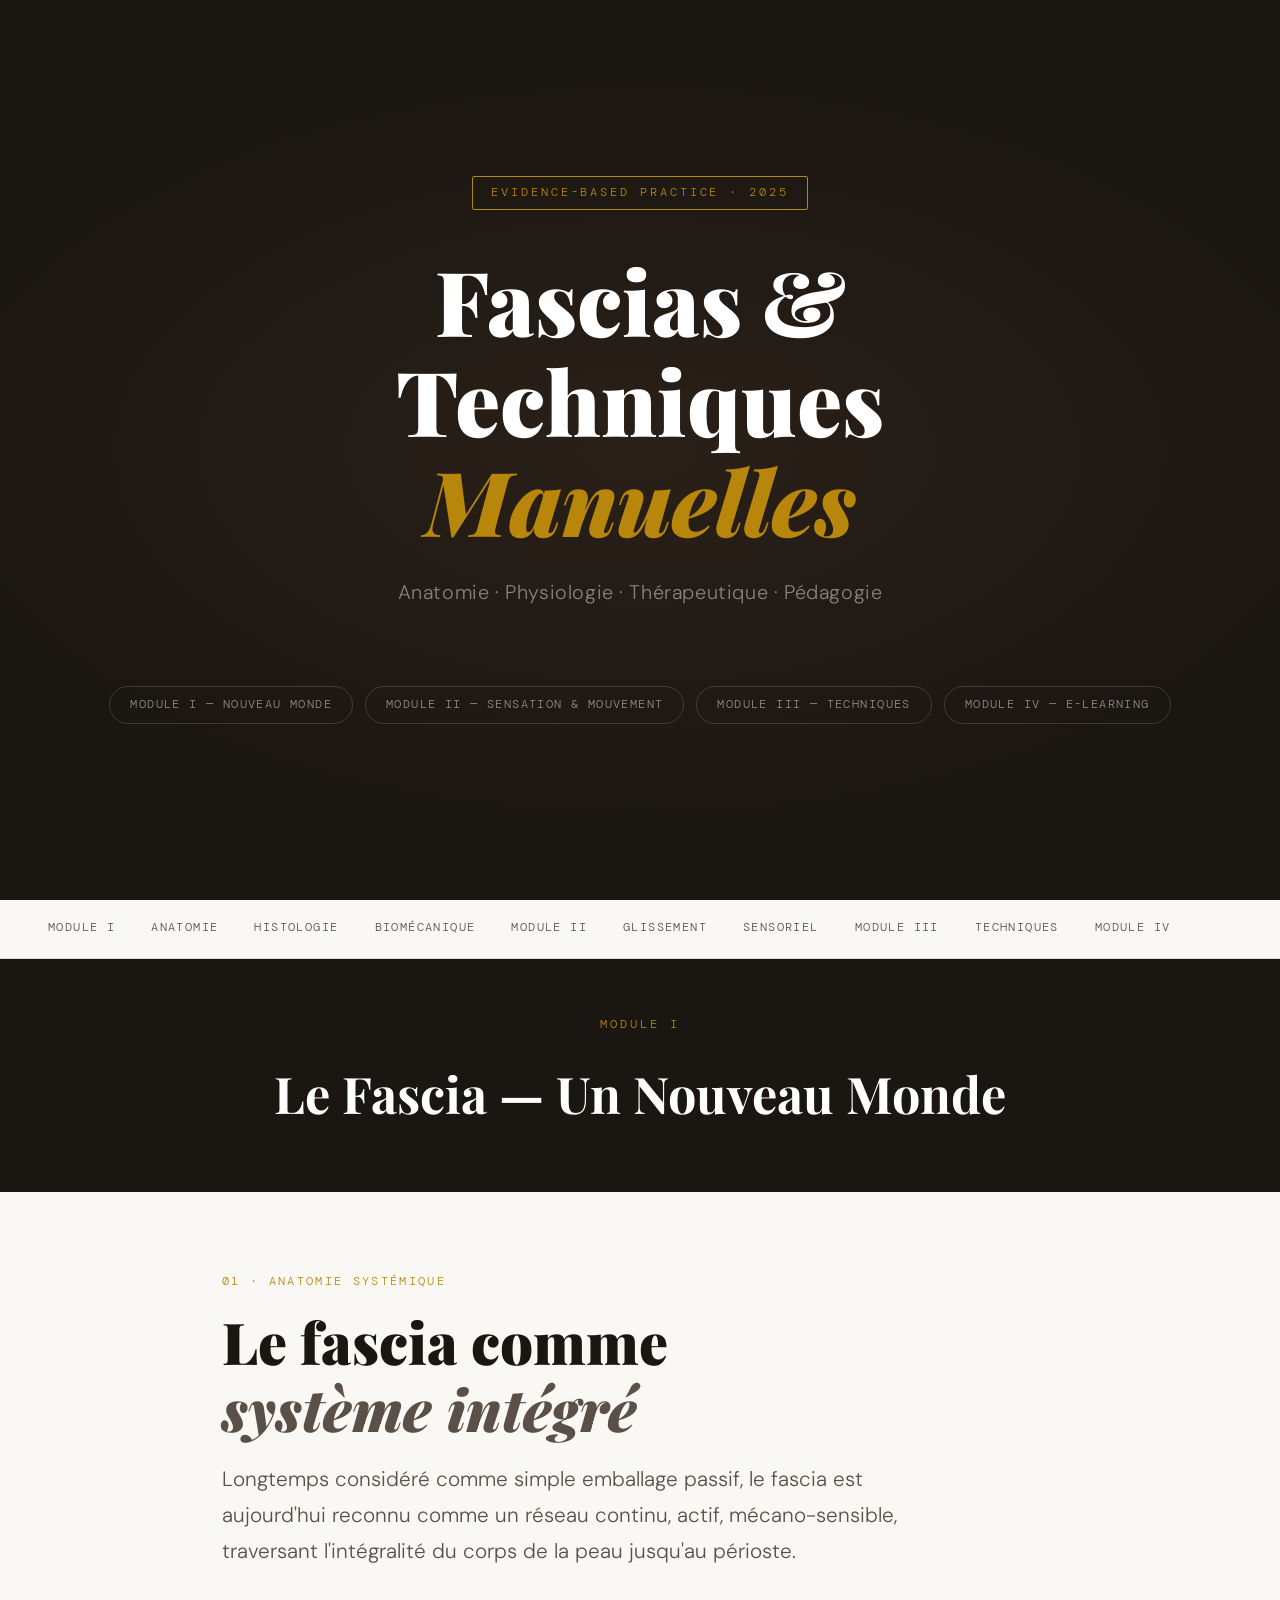
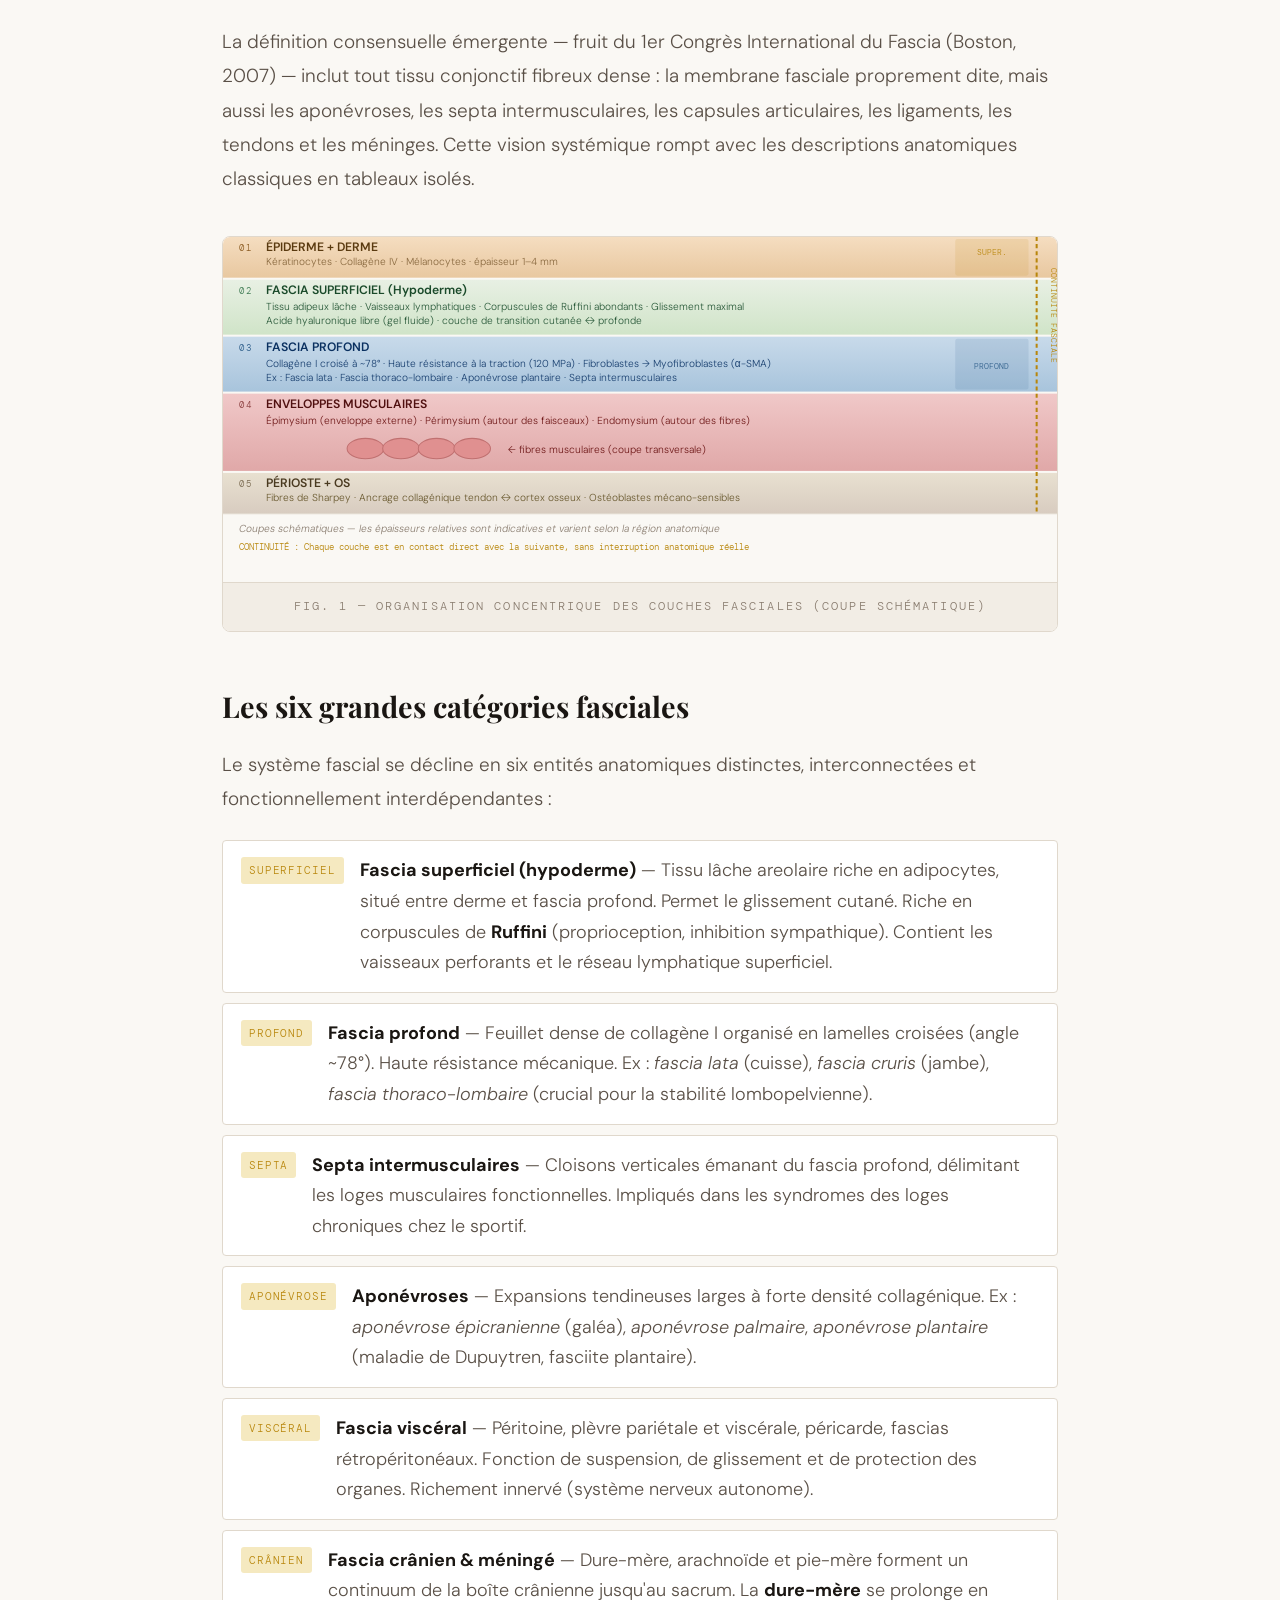
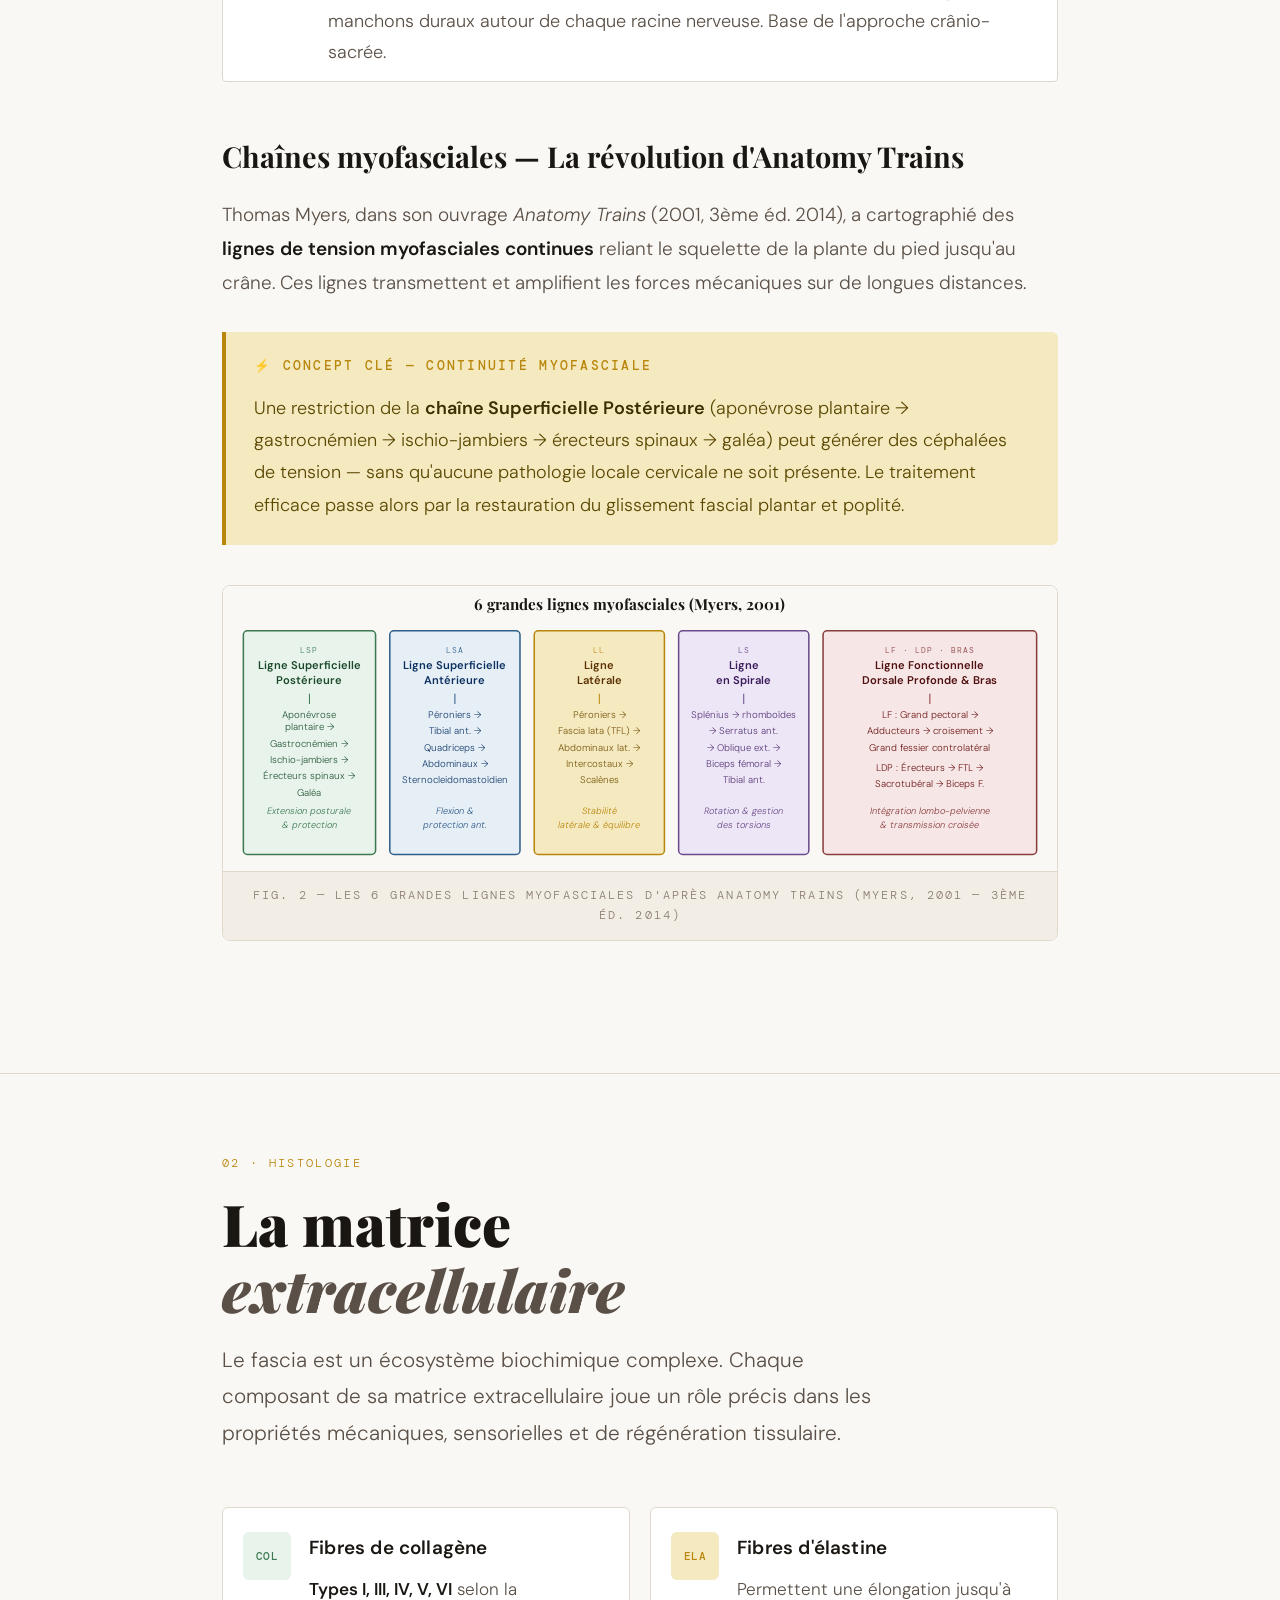
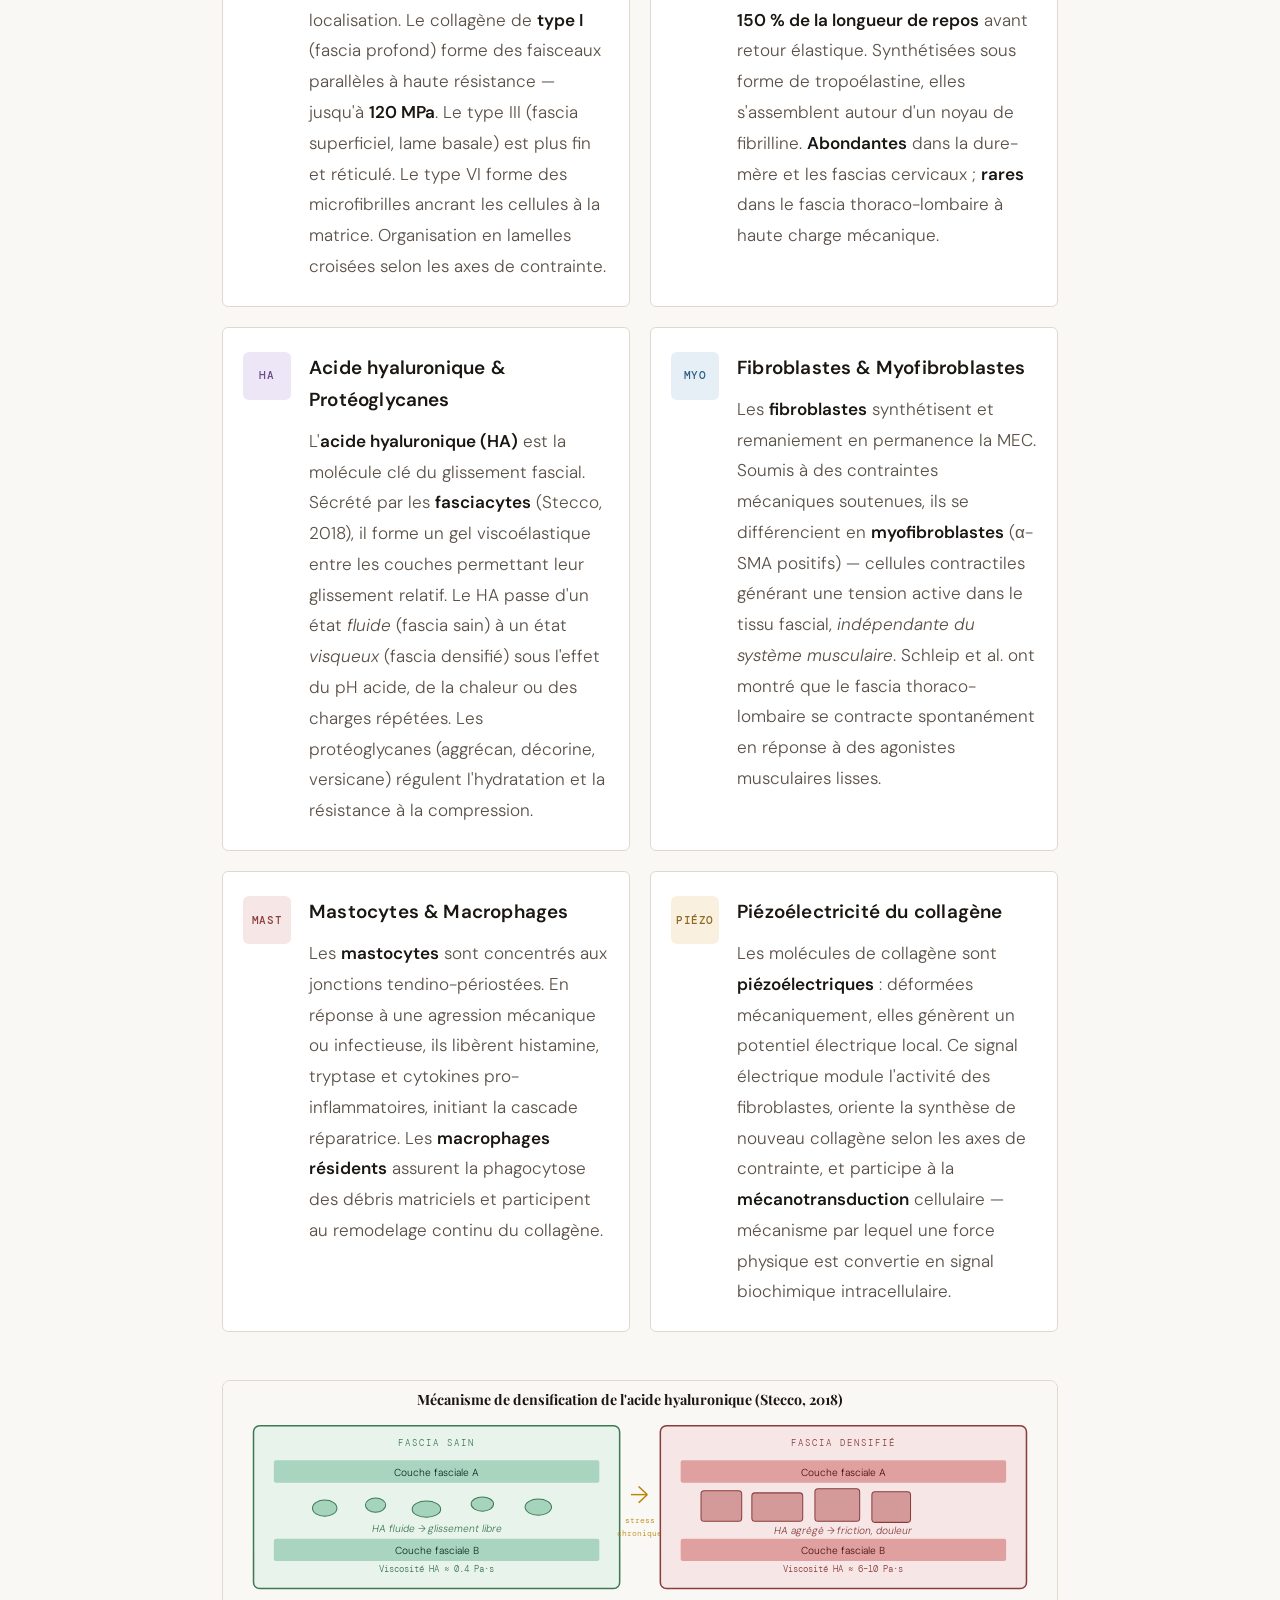
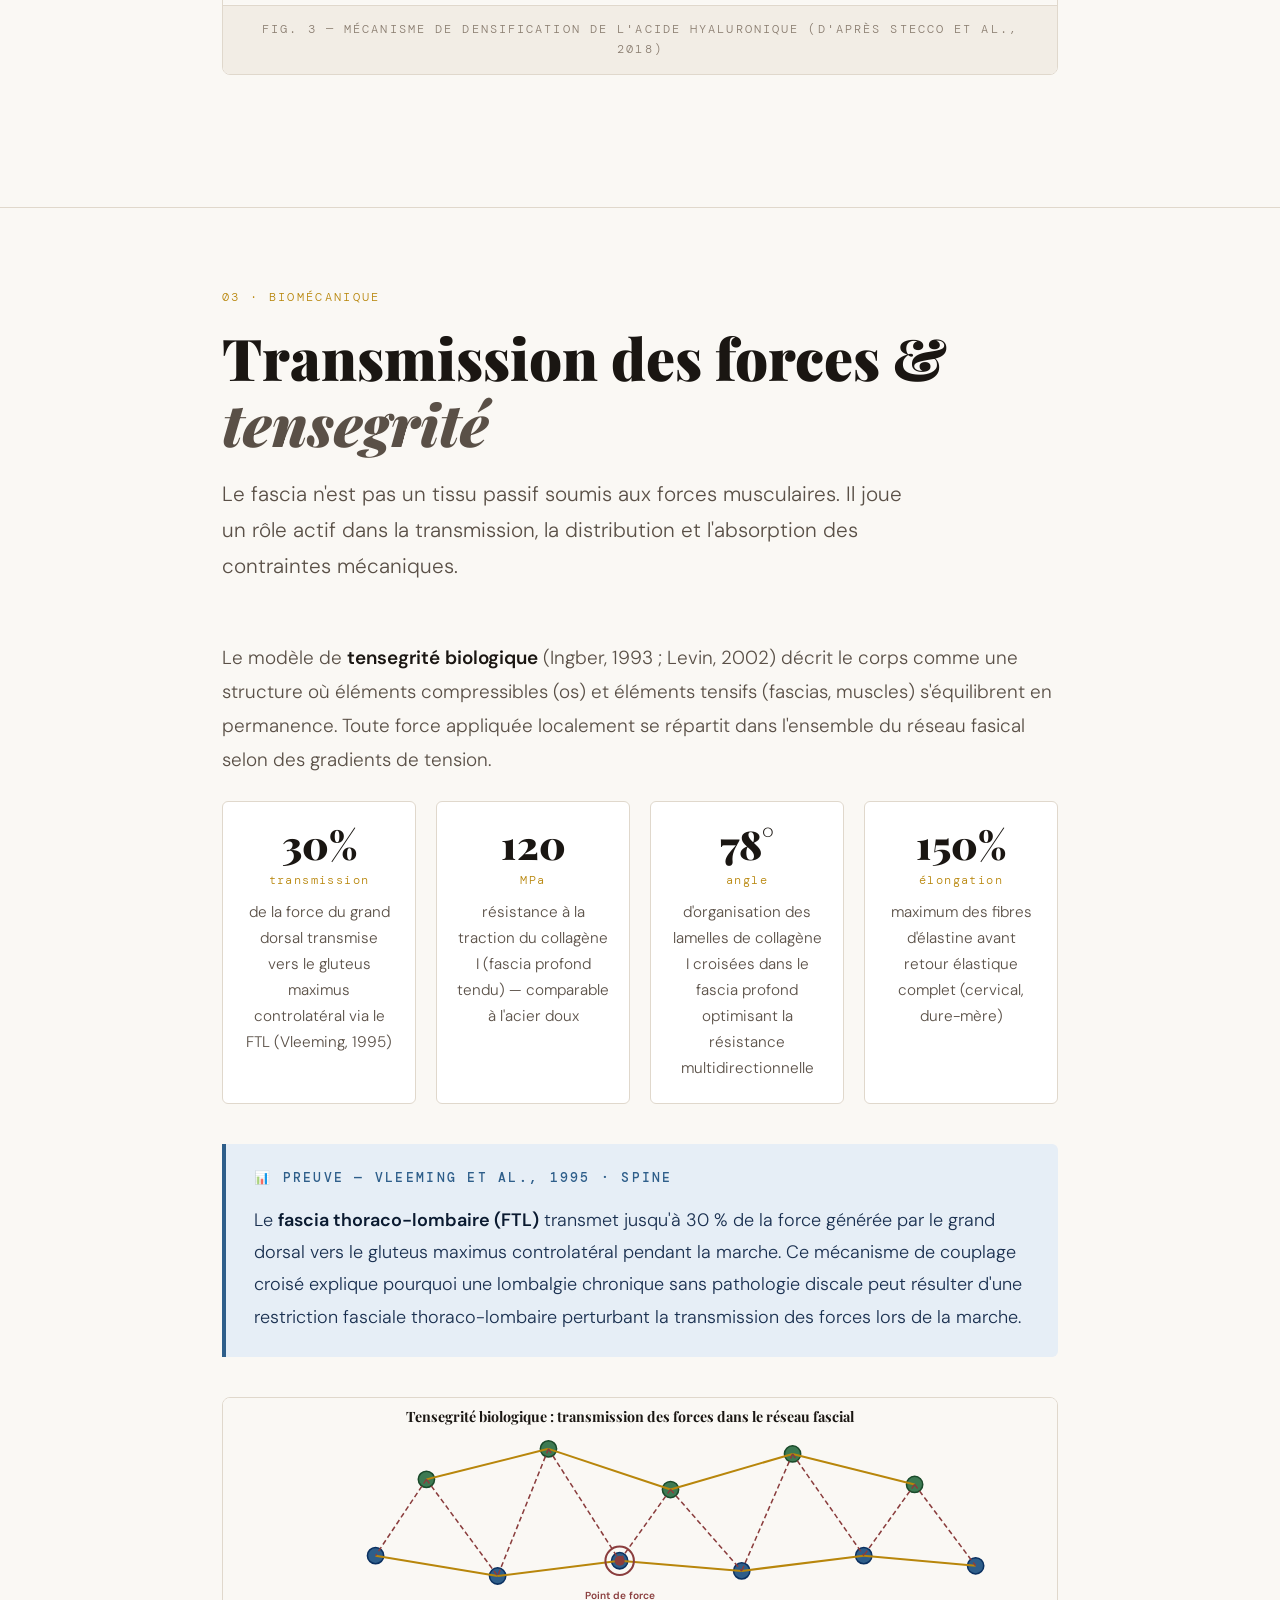
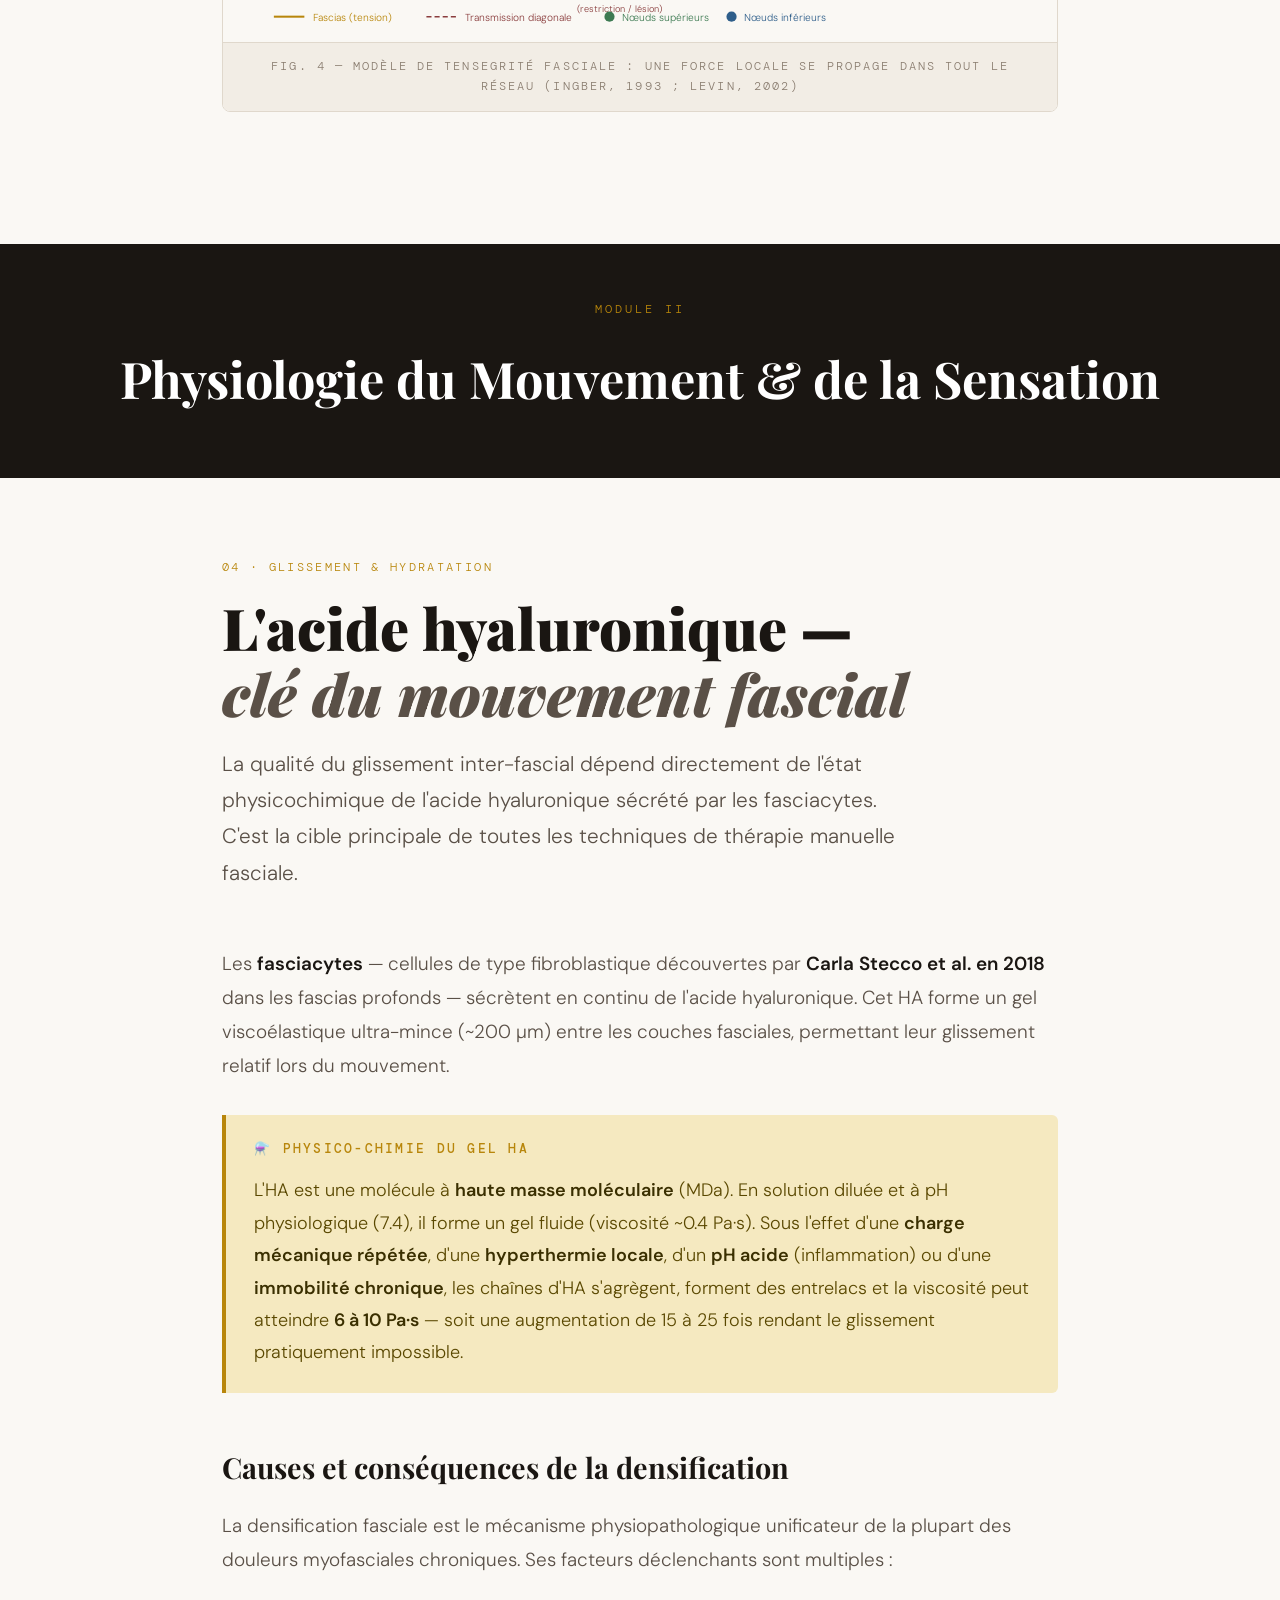
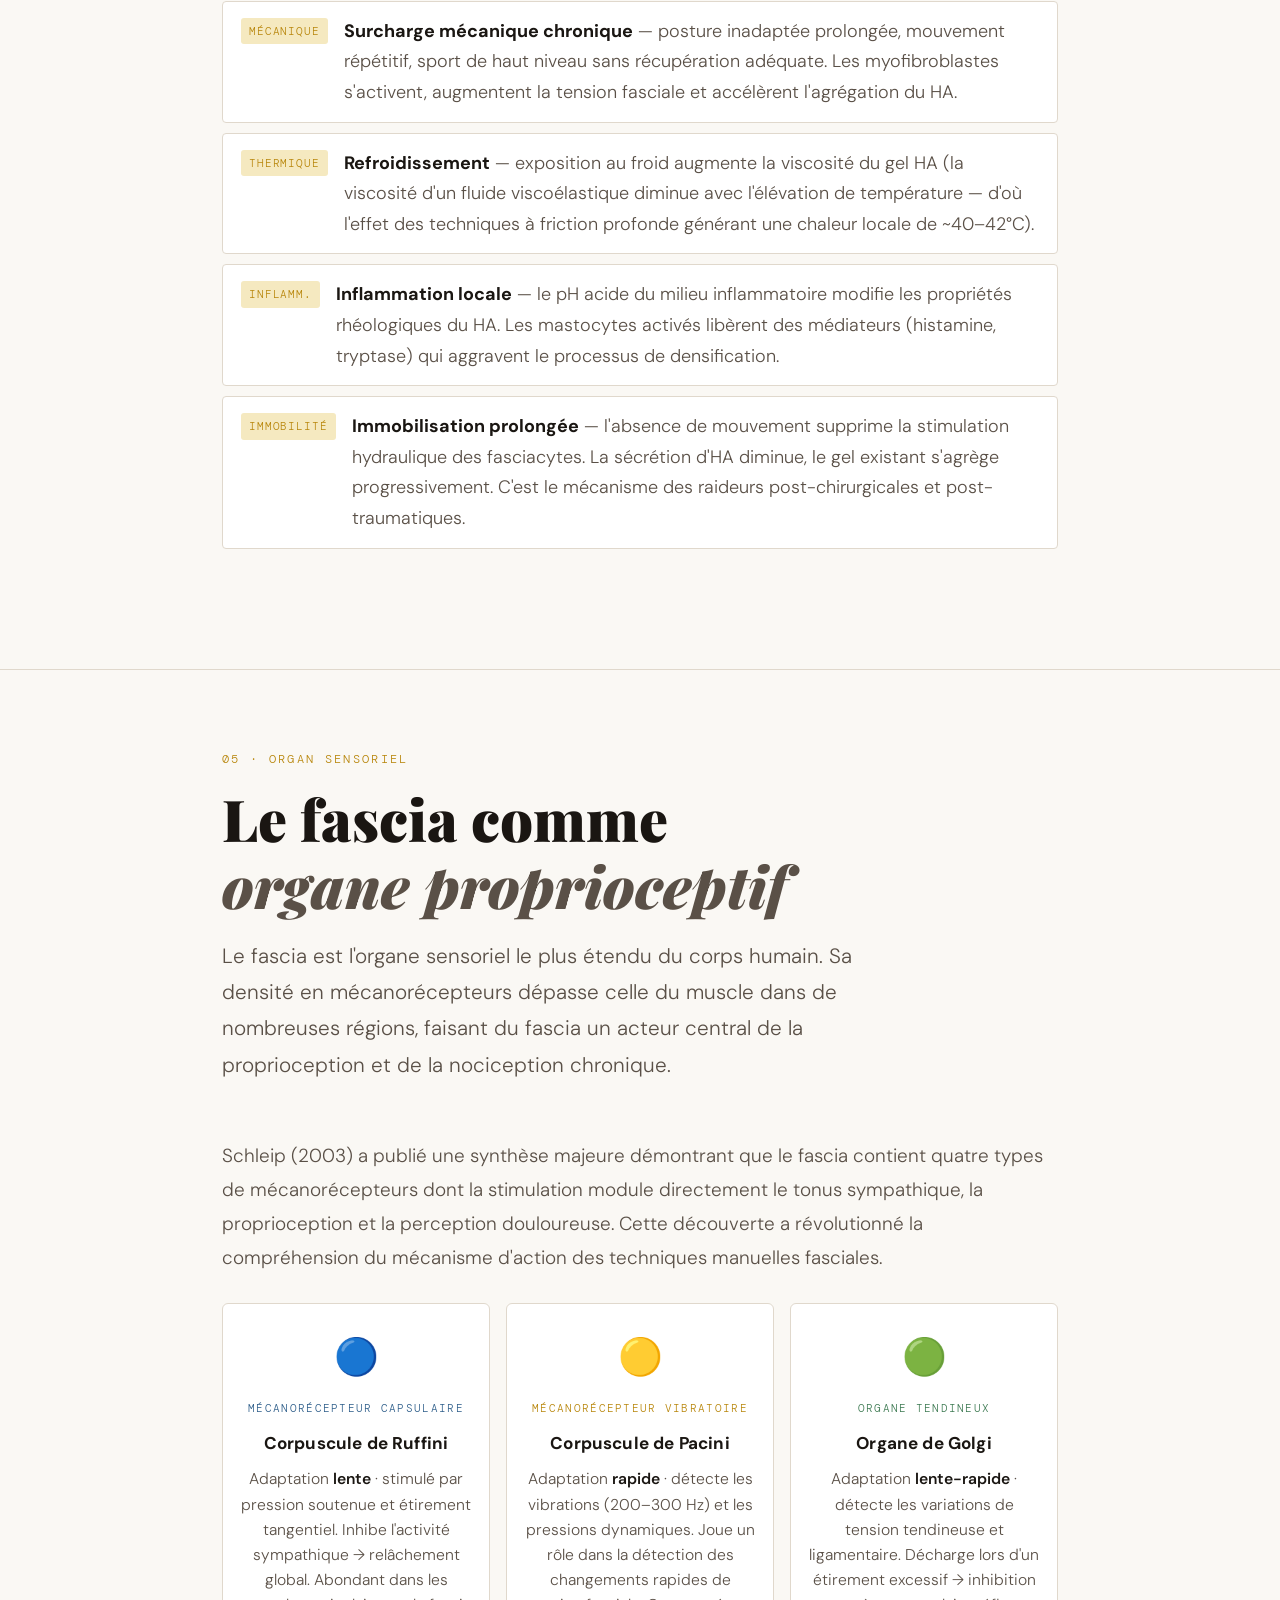
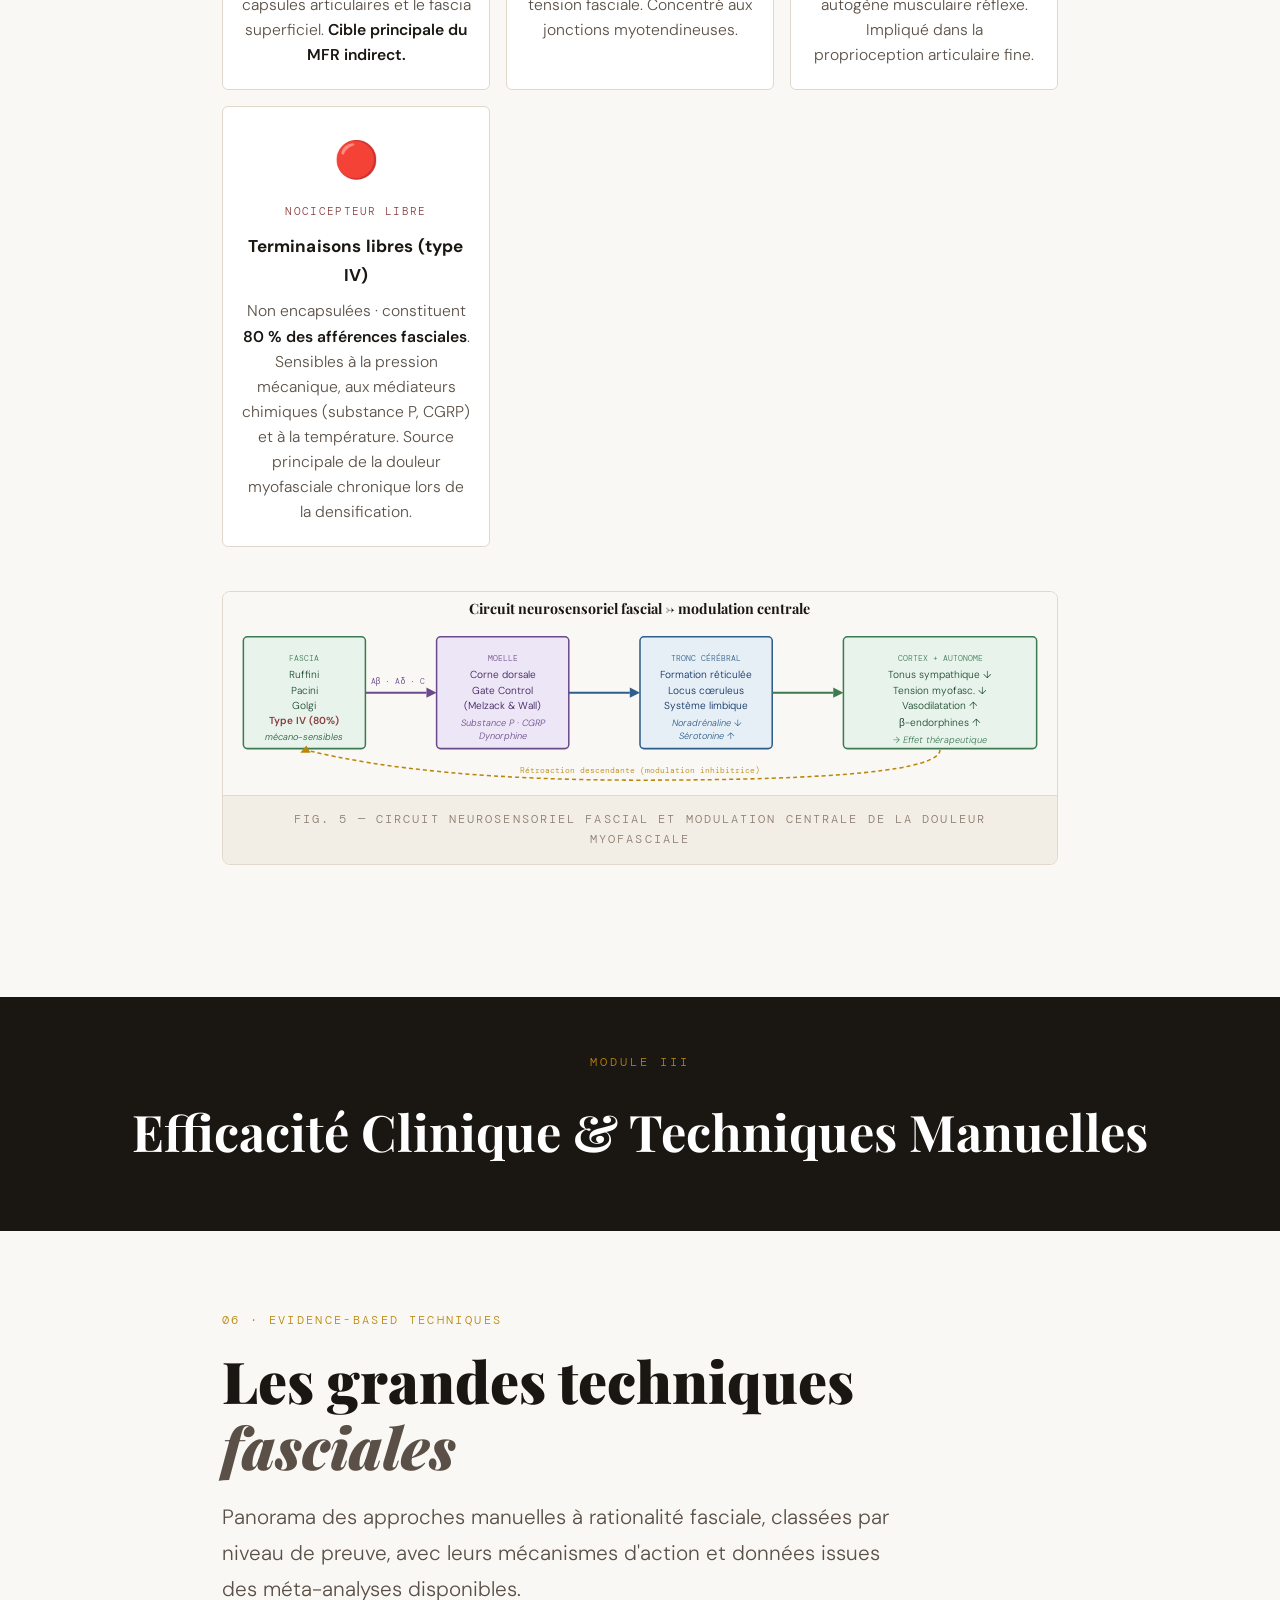
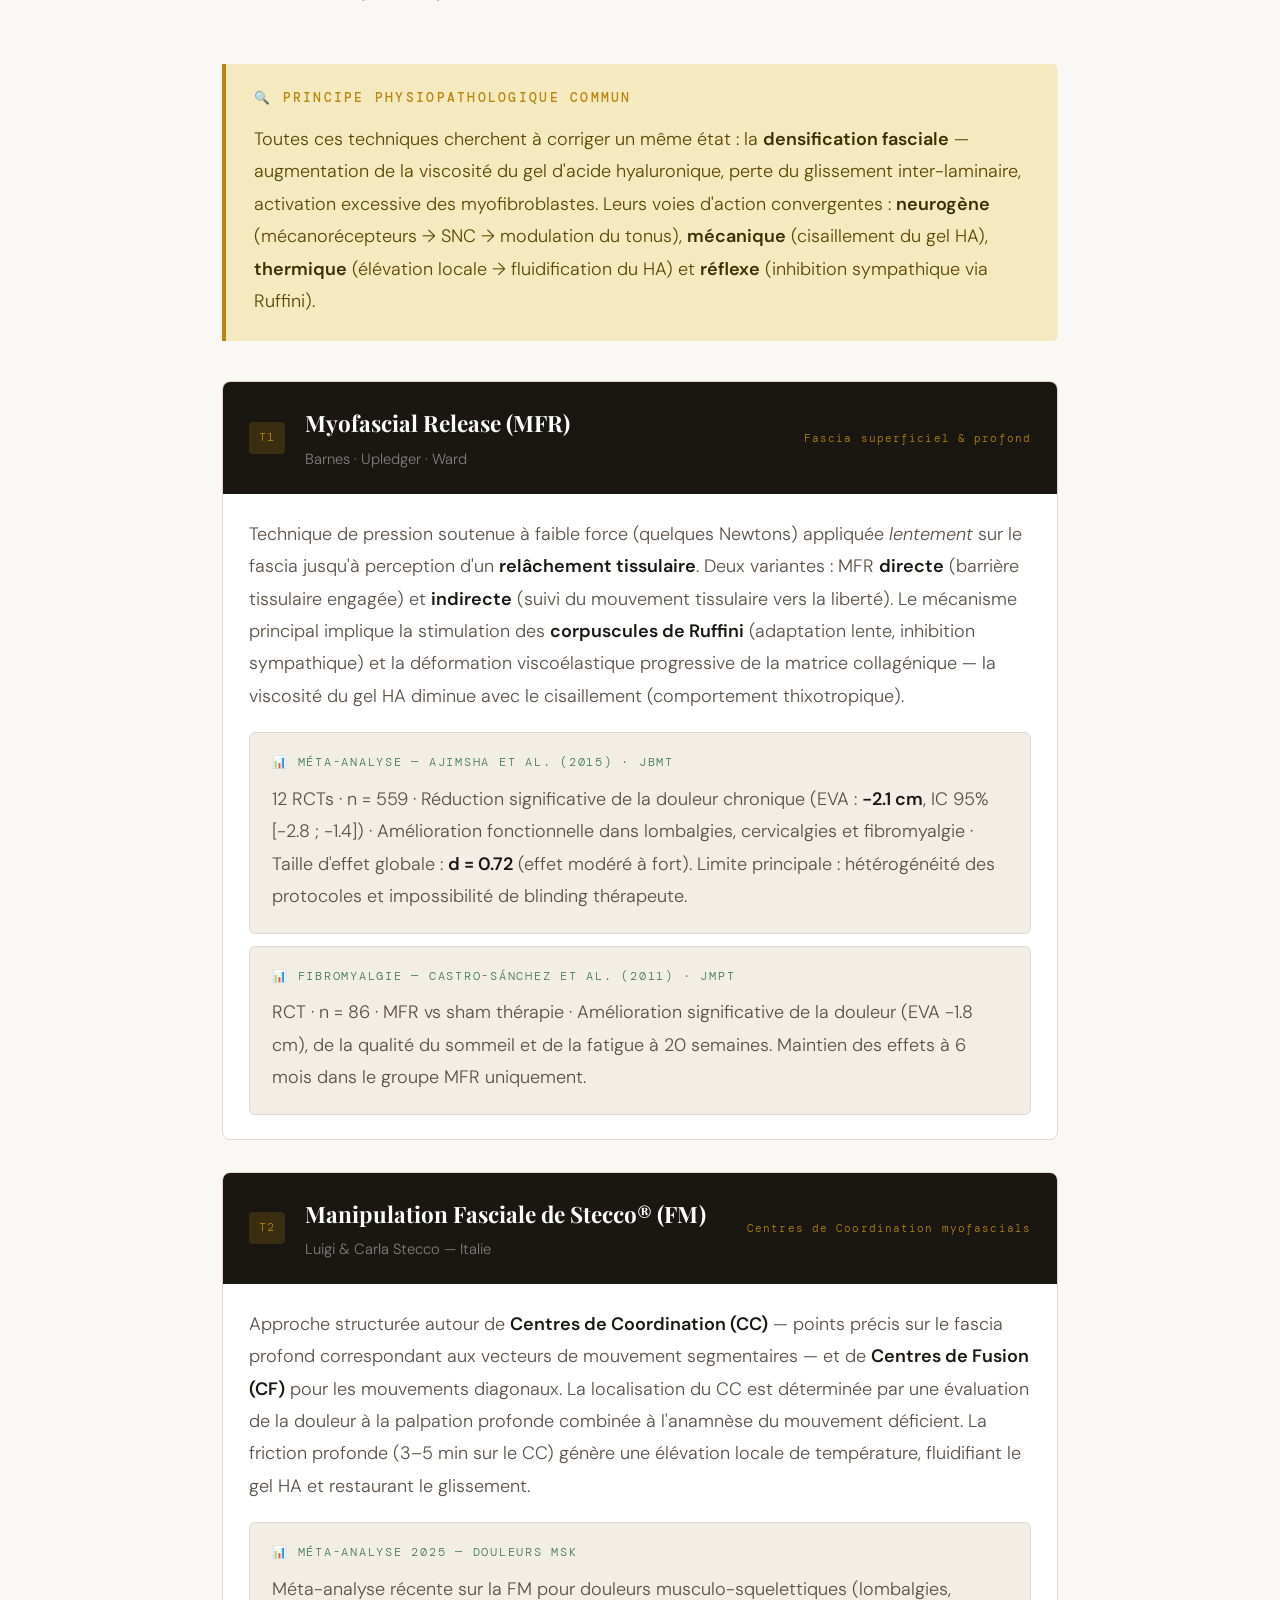
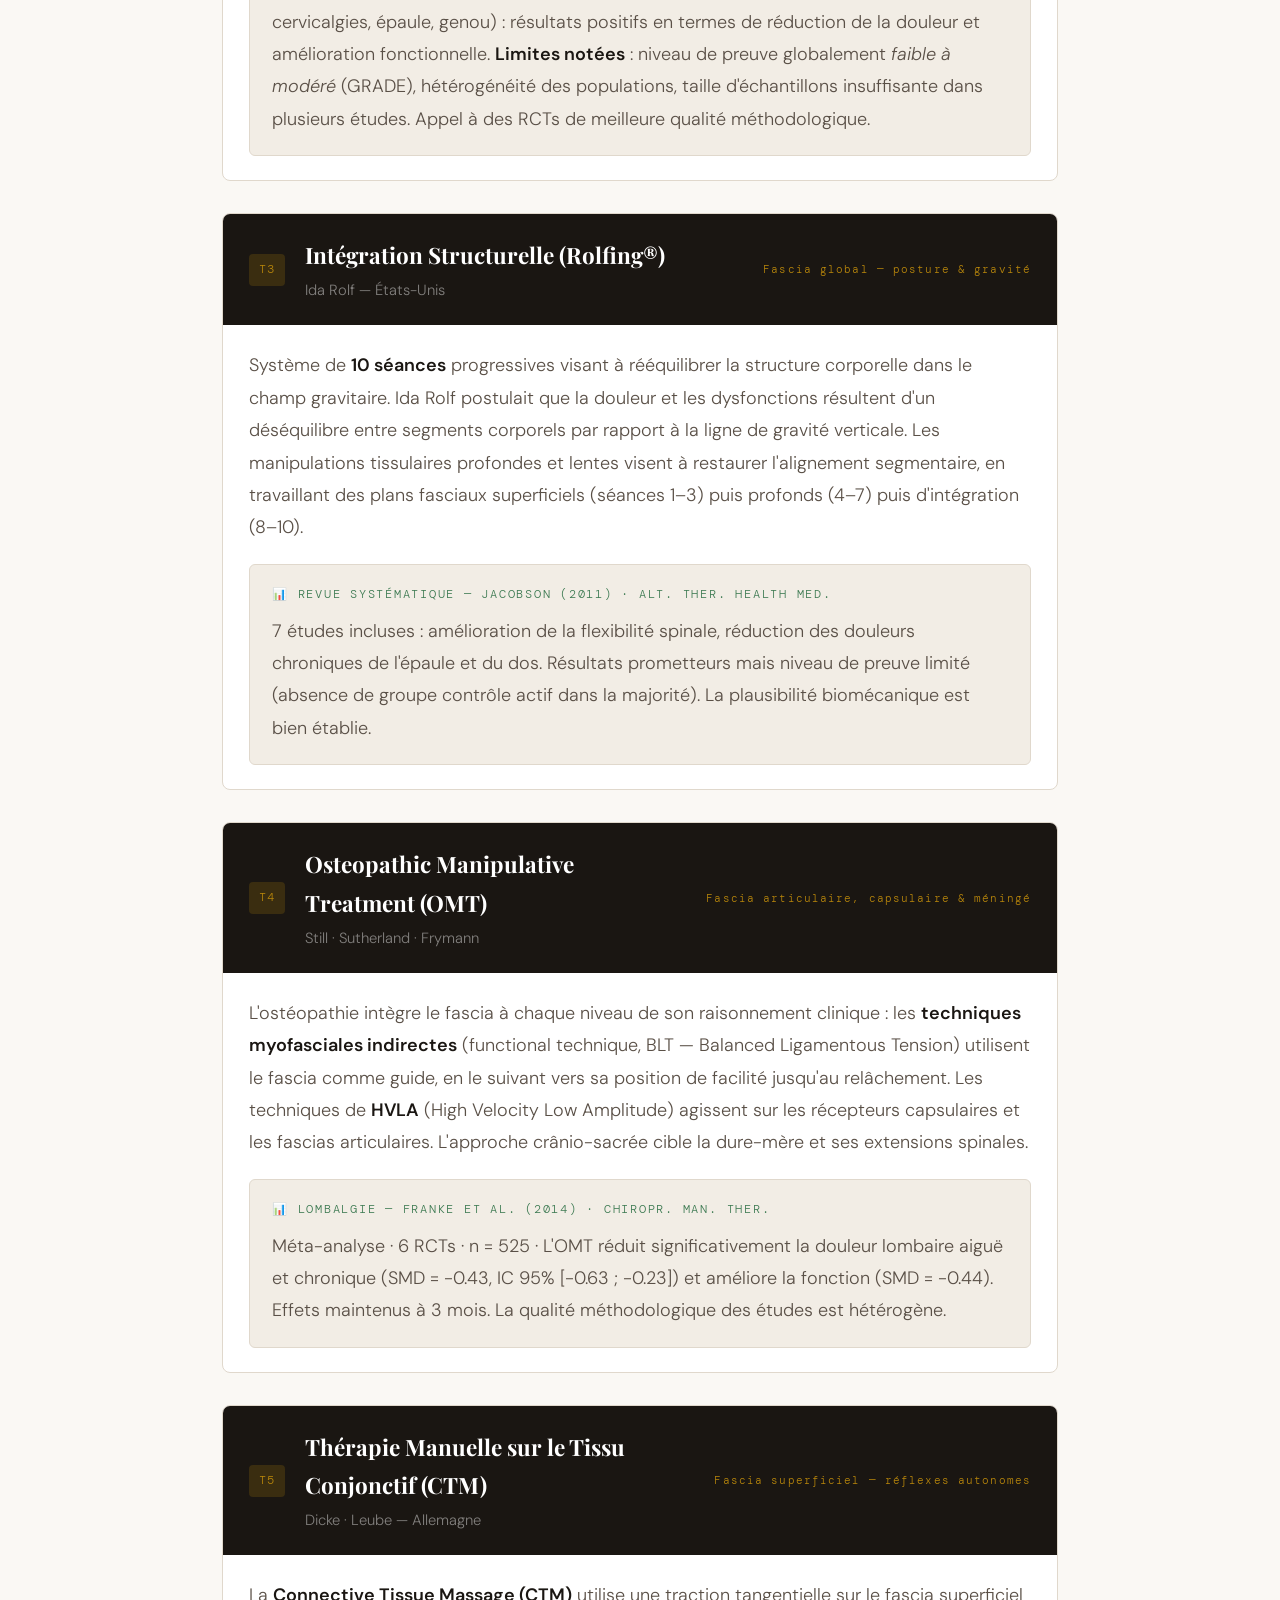
<file: fascia_cours_v3.html>
<!DOCTYPE html>
<html lang="fr">
<head>
<meta charset="UTF-8"/>
<meta name="viewport" content="width=device-width, initial-scale=1.0"/>
<title>Fascias & Techniques Manuelles — Cours Evidence-Based</title>
<link rel="preconnect" href="https://fonts.googleapis.com"/>
<link rel="stylesheet" href="https://fonts.googleapis.com/css2?family=Playfair+Display:ital,wght@0,400;0,700;0,900;1,400;1,700&family=DM+Sans:wght@300;400;500;600&family=DM+Mono:wght@400;500&display=swap"/>
<style>
:root {
  --ink: #1a1612;
  --muted: #5a5047;
  --light: #8a7d70;
  --cream: #faf8f4;
  --warm: #f2ede5;
  --divider: #e0d8cc;
  --gold: #b8860b;
  --gold-light: #f5e9c0;
  --green: #3d7a52;
  --green-light: #e8f3ec;
  --blue: #2e5e8a;
  --blue-light: #e6eef6;
  --red: #8a3d3d;
  --red-light: #f6e6e6;
  --purple: #6a4a8a;
  --purple-light: #ede6f6;
}

*, *::before, *::after { box-sizing: border-box; margin: 0; padding: 0; }

html { scroll-behavior: smooth; font-size: 18px; }

body {
  font-family: 'DM Sans', sans-serif;
  font-weight: 300;
  color: var(--ink);
  background: var(--cream);
  line-height: 1.7;
  -webkit-font-smoothing: antialiased;
}

/* ── COVER ─────────────────────────────────────────────── */
.cover {
  min-height: 100vh;
  background: var(--ink);
  display: flex;
  flex-direction: column;
  justify-content: center;
  align-items: center;
  text-align: center;
  padding: 60px 32px;
  position: relative;
  overflow: hidden;
}
.cover::before {
  content: '';
  position: absolute;
  inset: 0;
  background: radial-gradient(ellipse 80% 60% at 50% 50%, #2a2018 0%, #1a1612 70%);
}
.cover-badge {
  font-family: 'DM Mono', monospace;
  font-size: 0.65rem;
  letter-spacing: 0.25em;
  color: var(--gold);
  text-transform: uppercase;
  border: 1px solid var(--gold);
  padding: 6px 18px;
  border-radius: 2px;
  margin-bottom: 40px;
  position: relative;
}
.cover h1 {
  font-family: 'Playfair Display', serif;
  font-size: clamp(2.4rem, 7vw, 5rem);
  font-weight: 900;
  color: #fff;
  line-height: 1.12;
  position: relative;
  max-width: 800px;
}
.cover h1 em {
  font-style: italic;
  color: var(--gold);
}
.cover-sub {
  font-size: 1.1rem;
  color: rgba(255,255,255,0.45);
  margin-top: 24px;
  position: relative;
  letter-spacing: 0.03em;
}
.cover-modules {
  display: flex;
  gap: 12px;
  margin-top: 56px;
  flex-wrap: wrap;
  justify-content: center;
  position: relative;
}
.cover-module-pill {
  font-family: 'DM Mono', monospace;
  font-size: 0.65rem;
  letter-spacing: 0.12em;
  padding: 8px 20px;
  border: 1px solid rgba(255,255,255,0.15);
  border-radius: 100px;
  color: rgba(255,255,255,0.5);
  text-transform: uppercase;
}

/* ── NAV ────────────────────────────────────────────────── */
.nav {
  position: sticky;
  top: 0;
  z-index: 100;
  background: rgba(250,248,244,0.95);
  backdrop-filter: blur(8px);
  border-bottom: 1px solid var(--divider);
  padding: 0 32px;
  display: flex;
  align-items: center;
  gap: 4px;
  overflow-x: auto;
  scrollbar-width: none;
}
.nav::-webkit-scrollbar { display: none; }
.nav a {
  font-family: 'DM Mono', monospace;
  font-size: 0.65rem;
  letter-spacing: 0.12em;
  text-transform: uppercase;
  color: var(--muted);
  text-decoration: none;
  padding: 18px 16px;
  white-space: nowrap;
  border-bottom: 2px solid transparent;
  transition: all 0.2s;
}
.nav a:hover { color: var(--ink); border-bottom-color: var(--gold); }

/* ── SECTION WRAPPER ───────────────────────────────────── */
.section-wrap {
  max-width: 900px;
  margin: 0 auto;
  padding: 80px 32px;
}

.section-header {
  margin-bottom: 56px;
}
.section-tag {
  font-family: 'DM Mono', monospace;
  font-size: 0.65rem;
  letter-spacing: 0.2em;
  color: var(--gold);
  text-transform: uppercase;
  margin-bottom: 16px;
  display: block;
}
.section-header h2 {
  font-family: 'Playfair Display', serif;
  font-size: clamp(2rem, 5vw, 3.2rem);
  font-weight: 900;
  line-height: 1.15;
  color: var(--ink);
}
.section-header h2 em {
  font-style: italic;
  color: var(--muted);
}
.section-intro {
  font-size: 1.15rem;
  color: var(--muted);
  margin-top: 20px;
  line-height: 1.75;
  max-width: 680px;
  font-weight: 300;
}

/* ── MODULE DIVIDER ────────────────────────────────────── */
.module-divider {
  background: var(--ink);
  padding: 56px 32px;
  text-align: center;
}
.module-divider .m-num {
  font-family: 'DM Mono', monospace;
  font-size: 0.65rem;
  letter-spacing: 0.25em;
  color: var(--gold);
  text-transform: uppercase;
  margin-bottom: 16px;
}
.module-divider h2 {
  font-family: 'Playfair Display', serif;
  font-size: clamp(1.8rem, 4vw, 2.8rem);
  color: #fff;
  font-weight: 700;
}

/* ── BODY TEXT ──────────────────────────────────────────── */
p {
  font-size: 1.05rem;
  line-height: 1.8;
  color: var(--muted);
  margin-bottom: 20px;
  font-weight: 300;
}
p strong { color: var(--ink); font-weight: 600; }
p em { font-style: italic; }

h3 {
  font-family: 'Playfair Display', serif;
  font-size: 1.6rem;
  font-weight: 700;
  color: var(--ink);
  margin-top: 56px;
  margin-bottom: 24px;
  line-height: 1.25;
}
h4 {
  font-size: 1rem;
  font-weight: 600;
  color: var(--ink);
  margin-bottom: 8px;
  letter-spacing: 0.01em;
}

/* ── SCHEMA SVG WRAPPER ─────────────────────────────────── */
.schema-wrap {
  margin: 40px 0 52px;
  border: 1px solid var(--divider);
  border-radius: 8px;
  overflow: hidden;
  background: #fff;
}
.schema-caption {
  font-family: 'DM Mono', monospace;
  font-size: 0.65rem;
  letter-spacing: 0.18em;
  color: var(--light);
  text-transform: uppercase;
  text-align: center;
  padding: 14px 20px;
  border-top: 1px solid var(--divider);
  background: var(--warm);
}

/* ── HISTO GRID ─────────────────────────────────────────── */
.histo-grid {
  display: grid;
  grid-template-columns: repeat(auto-fit, minmax(340px, 1fr));
  gap: 20px;
  margin: 32px 0 48px;
}
.histo-card {
  display: flex;
  gap: 18px;
  background: #fff;
  border: 1px solid var(--divider);
  border-radius: 6px;
  padding: 24px 20px;
  align-items: flex-start;
}
.histo-icon {
  min-width: 48px;
  height: 48px;
  border-radius: 6px;
  display: flex;
  align-items: center;
  justify-content: center;
  font-family: 'DM Mono', monospace;
  font-size: 0.6rem;
  font-weight: 500;
  letter-spacing: 0.06em;
  flex-shrink: 0;
}
.histo-card h4 { font-size: 1.05rem; margin-bottom: 10px; }
.histo-card p { font-size: 0.95rem; margin-bottom: 0; }

/* ── ENCADRÉ ────────────────────────────────────────────── */
.encadre {
  background: var(--gold-light);
  border-left: 4px solid var(--gold);
  border-radius: 0 6px 6px 0;
  padding: 24px 28px;
  margin: 32px 0 40px;
}
.encadre-titre {
  font-family: 'DM Mono', monospace;
  font-size: 0.7rem;
  font-weight: 500;
  letter-spacing: 0.18em;
  text-transform: uppercase;
  color: var(--gold);
  margin-bottom: 14px;
}
.encadre p { color: #5a4800; font-size: 1rem; margin-bottom: 0; }
.encadre p strong { color: #3a2f00; }

.encadre.blue {
  background: var(--blue-light);
  border-left-color: var(--blue);
}
.encadre.blue .encadre-titre { color: var(--blue); }
.encadre.blue p { color: #1a3050; }
.encadre.blue p strong { color: #0a1a30; }

.encadre.green {
  background: var(--green-light);
  border-left-color: var(--green);
}
.encadre.green .encadre-titre { color: var(--green); }
.encadre.green p { color: #1a3a25; }

/* ── EVIDENCE BOX ───────────────────────────────────────── */
.evidence-box {
  background: var(--warm);
  border: 1px solid var(--divider);
  border-radius: 6px;
  padding: 20px 22px;
  margin-top: 18px;
}
.ev-label {
  font-family: 'DM Mono', monospace;
  font-size: 0.65rem;
  letter-spacing: 0.15em;
  text-transform: uppercase;
  color: var(--green);
  margin-bottom: 10px;
}
.evidence-box p { font-size: 0.95rem; color: var(--muted); margin-bottom: 0; }

/* ── TECHNIQUE CARDS ────────────────────────────────────── */
.tech-list { display: flex; flex-direction: column; gap: 32px; margin: 40px 0 52px; }
.tech-item {
  border: 1px solid var(--divider);
  border-radius: 8px;
  overflow: hidden;
  background: #fff;
}
.tech-header {
  display: flex;
  align-items: center;
  gap: 20px;
  padding: 22px 26px;
  background: var(--ink);
}
.tech-num {
  font-family: 'DM Mono', monospace;
  font-size: 0.65rem;
  color: var(--gold);
  background: rgba(184,134,11,0.2);
  padding: 6px 10px;
  border-radius: 4px;
  flex-shrink: 0;
  letter-spacing: 0.1em;
}
.tech-title-block { flex: 1; }
.tech-name {
  font-family: 'Playfair Display', serif;
  font-size: 1.25rem;
  font-weight: 700;
  color: #fff;
}
.tech-school {
  font-size: 0.82rem;
  color: rgba(255,255,255,0.45);
  margin-top: 4px;
}
.tech-target {
  font-family: 'DM Mono', monospace;
  font-size: 0.62rem;
  letter-spacing: 0.1em;
  color: var(--gold);
  text-align: right;
  flex-shrink: 0;
}
.tech-body {
  padding: 24px 26px;
}
.tech-body p { font-size: 1rem; }

/* ── COUCHES FASCIALES LIST ─────────────────────────────── */
.couches-list {
  list-style: none;
  margin: 24px 0 40px;
  display: flex;
  flex-direction: column;
  gap: 10px;
}
.couches-list li {
  display: flex;
  gap: 16px;
  align-items: baseline;
  font-size: 1rem;
  color: var(--muted);
  line-height: 1.7;
  padding: 14px 18px;
  background: #fff;
  border: 1px solid var(--divider);
  border-radius: 4px;
}
.couches-list li .lc-badge {
  font-family: 'DM Mono', monospace;
  font-size: 0.6rem;
  letter-spacing: 0.08em;
  color: var(--gold);
  background: var(--gold-light);
  padding: 4px 8px;
  border-radius: 3px;
  flex-shrink: 0;
  align-self: flex-start;
  margin-top: 2px;
}
.couches-list li strong { color: var(--ink); }

/* ── RECEPTEURS TABLE ───────────────────────────────────── */
.recept-grid {
  display: grid;
  grid-template-columns: repeat(auto-fit, minmax(200px, 1fr));
  gap: 16px;
  margin: 28px 0 44px;
}
.recept-card {
  background: #fff;
  border: 1px solid var(--divider);
  border-radius: 6px;
  padding: 22px 18px;
  text-align: center;
}
.recept-icon {
  font-size: 2rem;
  margin-bottom: 12px;
}
.recept-card h4 {
  font-size: 0.95rem;
  font-weight: 700;
  color: var(--ink);
  margin-bottom: 8px;
}
.recept-card p {
  font-size: 0.87rem;
  color: var(--muted);
  line-height: 1.6;
  margin-bottom: 0;
}
.recept-card .recept-type {
  font-family: 'DM Mono', monospace;
  font-size: 0.6rem;
  letter-spacing: 0.12em;
  text-transform: uppercase;
  margin-bottom: 12px;
}

/* ── DATA STAT ──────────────────────────────────────────── */
.data-row {
  display: flex;
  gap: 20px;
  margin: 24px 0 40px;
  flex-wrap: wrap;
}
.data-stat {
  flex: 1;
  min-width: 140px;
  background: #fff;
  border: 1px solid var(--divider);
  border-radius: 6px;
  padding: 22px 20px;
  text-align: center;
}
.data-stat .ds-num {
  font-family: 'Playfair Display', serif;
  font-size: 2.2rem;
  font-weight: 900;
  color: var(--ink);
  line-height: 1;
  margin-bottom: 8px;
}
.data-stat .ds-unit {
  font-family: 'DM Mono', monospace;
  font-size: 0.65rem;
  letter-spacing: 0.12em;
  color: var(--gold);
  display: block;
  margin-bottom: 8px;
}
.data-stat .ds-label {
  font-size: 0.85rem;
  color: var(--muted);
}

/* ── FULL-BLEED SEPARATOR ───────────────────────────────── */
.sep {
  height: 1px;
  background: var(--divider);
  margin: 0;
}

/* ── FOOTER ─────────────────────────────────────────────── */
footer {
  background: var(--ink);
  padding: 48px 32px;
  text-align: center;
}
footer p {
  font-family: 'DM Mono', monospace;
  font-size: 0.65rem;
  letter-spacing: 0.15em;
  color: rgba(255,255,255,0.3);
  text-transform: uppercase;
  margin: 0;
}

@media (max-width: 600px) {
  html { font-size: 16px; }
  .section-wrap { padding: 56px 20px; }
  .histo-grid { grid-template-columns: 1fr; }
  .recept-grid { grid-template-columns: 1fr 1fr; }
  .tech-header { flex-wrap: wrap; }
  .tech-target { display: none; }
  .data-row { gap: 12px; }
}
</style>
</head>
<body>

<!-- ══════════════════ COVER ══════════════════ -->
<section class="cover">
  <div class="cover-badge">Evidence-Based Practice · 2025</div>
  <h1>Fascias &amp; Techniques<br/><em>Manuelles</em></h1>
  <p class="cover-sub">Anatomie · Physiologie · Thérapeutique · Pédagogie</p>
  <div class="cover-modules">
    <span class="cover-module-pill">Module I — Nouveau Monde</span>
    <span class="cover-module-pill">Module II — Sensation & Mouvement</span>
    <span class="cover-module-pill">Module III — Techniques</span>
    <span class="cover-module-pill">Module IV — E-learning</span>
  </div>
</section>

<!-- ══════════════════ NAV ══════════════════ -->
<nav class="nav">
  <a href="#m1">Module I</a>
  <a href="#anatomie">Anatomie</a>
  <a href="#histo">Histologie</a>
  <a href="#biomec">Biomécanique</a>
  <a href="#m2">Module II</a>
  <a href="#glissement">Glissement</a>
  <a href="#sensorial">Sensoriel</a>
  <a href="#m3">Module III</a>
  <a href="#techniques">Techniques</a>
  <a href="#m4">Module IV</a>
</nav>

<!-- ══════════════════ MODULE I ══════════════════ -->
<div class="module-divider" id="m1">
  <div class="m-num">Module I</div>
  <h2>Le Fascia — Un Nouveau Monde</h2>
</div>

<!-- SECTION ANATOMIE -->
<section class="section-wrap" id="anatomie">
  <div class="section-header">
    <span class="section-tag">01 · Anatomie Systémique</span>
    <h2>Le fascia comme<br/><em>système intégré</em></h2>
    <p class="section-intro">Longtemps considéré comme simple emballage passif, le fascia est aujourd'hui reconnu comme un réseau continu, actif, mécano-sensible, traversant l'intégralité du corps de la peau jusqu'au périoste.</p>
  </div>

  <p>La définition consensuelle émergente — fruit du 1er Congrès International du Fascia (Boston, 2007) — inclut tout tissu conjonctif fibreux dense : la membrane fasciale proprement dite, mais aussi les aponévroses, les septa intermusculaires, les capsules articulaires, les ligaments, les tendons et les méninges. Cette vision systémique rompt avec les descriptions anatomiques classiques en tableaux isolés.</p>

  <!-- SCHEMA SVG — Couches du fascia -->
  <div class="schema-wrap">
    <svg viewBox="0 0 820 340" xmlns="http://www.w3.org/2000/svg" style="width:100%;display:block;">
      <defs>
        <linearGradient id="g_peau" x1="0" y1="0" x2="0" y2="1">
          <stop offset="0%" stop-color="#f5ddc0"/>
          <stop offset="100%" stop-color="#e8c8a0"/>
        </linearGradient>
        <linearGradient id="g_sup" x1="0" y1="0" x2="0" y2="1">
          <stop offset="0%" stop-color="#e8f0e4"/>
          <stop offset="100%" stop-color="#d0e4c8"/>
        </linearGradient>
        <linearGradient id="g_prof" x1="0" y1="0" x2="0" y2="1">
          <stop offset="0%" stop-color="#c8daea"/>
          <stop offset="100%" stop-color="#a8c4dc"/>
        </linearGradient>
        <linearGradient id="g_musc" x1="0" y1="0" x2="0" y2="1">
          <stop offset="0%" stop-color="#f0c8c8"/>
          <stop offset="100%" stop-color="#e0a8a8"/>
        </linearGradient>
        <linearGradient id="g_os" x1="0" y1="0" x2="0" y2="1">
          <stop offset="0%" stop-color="#e8e0d0"/>
          <stop offset="100%" stop-color="#d8ccc0"/>
        </linearGradient>
      </defs>
      <!-- Fond -->
      <rect width="820" height="340" fill="#faf8f4"/>
      <!-- Couche 1 - Peau -->
      <rect x="0" y="0" width="820" height="40" fill="url(#g_peau)"/>
      <text x="16" y="14" font-family="'DM Mono',monospace" font-size="9" fill="#8a5a20" letter-spacing="2">01</text>
      <text x="42" y="14" font-family="'DM Sans',sans-serif" font-size="12" font-weight="600" fill="#5a3a10">ÉPIDERME + DERME</text>
      <text x="42" y="28" font-family="'DM Sans',sans-serif" font-size="10" fill="#8a6a40">Kératinocytes · Collagène IV · Mélanocytes · épaisseur 1–4 mm</text>
      <!-- Couche 2 - Fascia superficiel -->
      <rect x="0" y="42" width="820" height="54" fill="url(#g_sup)"/>
      <text x="16" y="56" font-family="'DM Mono',monospace" font-size="9" fill="#3d7a52" letter-spacing="2">02</text>
      <text x="42" y="56" font-family="'DM Sans',sans-serif" font-size="12" font-weight="600" fill="#1a4a2a">FASCIA SUPERFICIEL (Hypoderme)</text>
      <text x="42" y="72" font-family="'DM Sans',sans-serif" font-size="10" fill="#2a5a3a">Tissu adipeux lâche · Vaisseaux lymphatiques · Corpuscules de Ruffini abondants · Glissement maximal</text>
      <text x="42" y="86" font-family="'DM Sans',sans-serif" font-size="10" fill="#2a5a3a">Acide hyaluronique libre (gel fluide) · couche de transition cutanée ↔ profonde</text>
      <!-- Couche 3 - Fascia profond -->
      <rect x="0" y="98" width="820" height="54" fill="url(#g_prof)"/>
      <text x="16" y="112" font-family="'DM Mono',monospace" font-size="9" fill="#2e5e8a" letter-spacing="2">03</text>
      <text x="42" y="112" font-family="'DM Sans',sans-serif" font-size="12" font-weight="600" fill="#0a3060">FASCIA PROFOND</text>
      <text x="42" y="128" font-family="'DM Sans',sans-serif" font-size="10" fill="#1a4070">Collagène I croisé à ~78° · Haute résistance à la traction (120 MPa) · Fibroblastes → Myofibroblastes (α-SMA)</text>
      <text x="42" y="142" font-family="'DM Sans',sans-serif" font-size="10" fill="#1a4070">Ex : Fascia lata · Fascia thoraco-lombaire · Aponévrose plantaire · Septa intermusculaires</text>
      <!-- Couche 4 - Muscle + Epimysium -->
      <rect x="0" y="154" width="820" height="76" fill="url(#g_musc)"/>
      <text x="16" y="168" font-family="'DM Mono',monospace" font-size="9" fill="#8a3d3d" letter-spacing="2">04</text>
      <text x="42" y="168" font-family="'DM Sans',sans-serif" font-size="12" font-weight="600" fill="#501010">ENVELOPPES MUSCULAIRES</text>
      <text x="42" y="184" font-family="'DM Sans',sans-serif" font-size="10" fill="#701a1a">Épimysium (enveloppe externe) · Périmysium (autour des faisceaux) · Endomysium (autour des fibres)</text>
      <!-- Fibres musculaires schématiques -->
      <ellipse cx="140" cy="208" rx="18" ry="10" fill="#e09090" stroke="#c07070" stroke-width="1"/>
      <ellipse cx="175" cy="208" rx="18" ry="10" fill="#e09090" stroke="#c07070" stroke-width="1"/>
      <ellipse cx="210" cy="208" rx="18" ry="10" fill="#e09090" stroke="#c07070" stroke-width="1"/>
      <ellipse cx="245" cy="208" rx="18" ry="10" fill="#e09090" stroke="#c07070" stroke-width="1"/>
      <text x="280" y="212" font-family="'DM Sans',sans-serif" font-size="10" fill="#701a1a">← fibres musculaires (coupe transversale)</text>
      <!-- Couche 5 - Périoste / Os -->
      <rect x="0" y="232" width="820" height="40" fill="url(#g_os)"/>
      <text x="16" y="246" font-family="'DM Mono',monospace" font-size="9" fill="#7a6a50" letter-spacing="2">05</text>
      <text x="42" y="246" font-family="'DM Sans',sans-serif" font-size="12" font-weight="600" fill="#4a3a20">PÉRIOSTE + OS</text>
      <text x="42" y="260" font-family="'DM Sans',sans-serif" font-size="10" fill="#6a5a30">Fibres de Sharpey · Ancrage collagénique tendon ↔ cortex osseux · Ostéoblastes mécano-sensibles</text>
      <!-- Légende continuité -->
      <line x1="800" y1="0" x2="800" y2="272" stroke="#b8860b" stroke-width="2" stroke-dasharray="4,3"/>
      <text x="814" y="30" font-family="'DM Mono',monospace" font-size="8" fill="#b8860b" transform="rotate(90,814,30)">CONTINUITÉ FASCIALE</text>
      <!-- Labels couches à droite -->
      <rect x="720" y="2" width="72" height="36" rx="2" fill="rgba(184,134,11,0.12)"/>
      <text x="756" y="18" font-family="'DM Mono',monospace" font-size="8" fill="#b8860b" text-anchor="middle">SUPER.</text>
      <rect x="720" y="100" width="72" height="50" rx="2" fill="rgba(46,94,138,0.12)"/>
      <text x="756" y="130" font-family="'DM Mono',monospace" font-size="8" fill="#2e5e8a" text-anchor="middle">PROFOND</text>
      <!-- Ligne de séparation -->
      <line x1="0" y1="272" x2="820" y2="272" stroke="#e0d8cc" stroke-width="1"/>
      <!-- Note bas -->
      <text x="16" y="290" font-family="'DM Sans',sans-serif" font-size="10" fill="#8a7d70" font-style="italic">Coupes schématiques — les épaisseurs relatives sont indicatives et varient selon la région anatomique</text>
      <text x="16" y="308" font-family="'DM Mono',monospace" font-size="9" fill="#b8860b">CONTINUITÉ : Chaque couche est en contact direct avec la suivante, sans interruption anatomique réelle</text>
    </svg>
    <div class="schema-caption">Fig. 1 — Organisation concentrique des couches fasciales (coupe schématique)</div>
  </div>

  <h3>Les six grandes catégories fasciales</h3>
  <p>Le système fascial se décline en six entités anatomiques distinctes, interconnectées et fonctionnellement interdépendantes :</p>

  <ul class="couches-list">
    <li><span class="lc-badge">SUPERFICIEL</span><div><strong>Fascia superficiel (hypoderme)</strong> — Tissu lâche areolaire riche en adipocytes, situé entre derme et fascia profond. Permet le glissement cutané. Riche en corpuscules de <strong>Ruffini</strong> (proprioception, inhibition sympathique). Contient les vaisseaux perforants et le réseau lymphatique superficiel.</div></li>
    <li><span class="lc-badge">PROFOND</span><div><strong>Fascia profond</strong> — Feuillet dense de collagène I organisé en lamelles croisées (angle ~78°). Haute résistance mécanique. Ex : <em>fascia lata</em> (cuisse), <em>fascia cruris</em> (jambe), <em>fascia thoraco-lombaire</em> (crucial pour la stabilité lombopelvienne).</div></li>
    <li><span class="lc-badge">SEPTA</span><div><strong>Septa intermusculaires</strong> — Cloisons verticales émanant du fascia profond, délimitant les loges musculaires fonctionnelles. Impliqués dans les syndromes des loges chroniques chez le sportif.</div></li>
    <li><span class="lc-badge">APONÉVROSE</span><div><strong>Aponévroses</strong> — Expansions tendineuses larges à forte densité collagénique. Ex : <em>aponévrose épicranienne</em> (galéa), <em>aponévrose palmaire</em>, <em>aponévrose plantaire</em> (maladie de Dupuytren, fasciite plantaire).</div></li>
    <li><span class="lc-badge">VISCÉRAL</span><div><strong>Fascia viscéral</strong> — Péritoine, plèvre pariétale et viscérale, péricarde, fascias rétropéritonéaux. Fonction de suspension, de glissement et de protection des organes. Richement innervé (système nerveux autonome).</div></li>
    <li><span class="lc-badge">CRÂNIEN</span><div><strong>Fascia crânien & méningé</strong> — Dure-mère, arachnoïde et pie-mère forment un continuum de la boîte crânienne jusqu'au sacrum. La <strong>dure-mère</strong> se prolonge en manchons duraux autour de chaque racine nerveuse. Base de l'approche crânio-sacrée.</div></li>
  </ul>

  <h3>Chaînes myofasciales — La révolution d'Anatomy Trains</h3>
  <p>Thomas Myers, dans son ouvrage <em>Anatomy Trains</em> (2001, 3ème éd. 2014), a cartographié des <strong>lignes de tension myofasciales continues</strong> reliant le squelette de la plante du pied jusqu'au crâne. Ces lignes transmettent et amplifient les forces mécaniques sur de longues distances.</p>

  <div class="encadre">
    <div class="encadre-titre">⚡ Concept Clé — Continuité Myofasciale</div>
    <p>Une restriction de la <strong>chaîne Superficielle Postérieure</strong> (aponévrose plantaire → gastrocnémien → ischio-jambiers → érecteurs spinaux → galéa) peut générer des céphalées de tension — sans qu'aucune pathologie locale cervicale ne soit présente. Le traitement efficace passe alors par la restauration du glissement fascial plantar et poplité.</p>
  </div>

  <!-- SCHEMA SVG — Chaînes myofasciales -->
  <div class="schema-wrap">
    <svg viewBox="0 0 820 280" xmlns="http://www.w3.org/2000/svg" style="width:100%;display:block;">
      <rect width="820" height="280" fill="#faf8f4"/>
      <!-- Titres des chaînes -->
      <text x="400" y="24" font-family="'Playfair Display',serif" font-size="15" font-weight="700" fill="#1a1612" text-anchor="middle">6 grandes lignes myofasciales (Myers, 2001)</text>
      <!-- Ligne 1 - LSP -->
      <rect x="20" y="44" width="130" height="220" rx="4" fill="#e8f3ec" stroke="#3d7a52" stroke-width="1.5"/>
      <text x="85" y="66" font-family="'DM Mono',monospace" font-size="8" fill="#3d7a52" text-anchor="middle" letter-spacing="1">LSP</text>
      <text x="85" y="82" font-family="'DM Sans',sans-serif" font-size="11" font-weight="600" fill="#1a4a2a" text-anchor="middle">Ligne Superficielle</text>
      <text x="85" y="96" font-family="'DM Sans',sans-serif" font-size="11" font-weight="600" fill="#1a4a2a" text-anchor="middle">Postérieure</text>
      <line x1="85" y1="106" x2="85" y2="116" stroke="#3d7a52" stroke-width="1"/>
      <text x="85" y="130" font-family="'DM Sans',sans-serif" font-size="9.5" fill="#2a5a3a" text-anchor="middle">Aponévrose</text>
      <text x="85" y="142" font-family="'DM Sans',sans-serif" font-size="9.5" fill="#2a5a3a" text-anchor="middle">plantaire →</text>
      <text x="85" y="158" font-family="'DM Sans',sans-serif" font-size="9.5" fill="#2a5a3a" text-anchor="middle">Gastrocnémien →</text>
      <text x="85" y="174" font-family="'DM Sans',sans-serif" font-size="9.5" fill="#2a5a3a" text-anchor="middle">Ischio-jambiers →</text>
      <text x="85" y="190" font-family="'DM Sans',sans-serif" font-size="9.5" fill="#2a5a3a" text-anchor="middle">Érecteurs spinaux →</text>
      <text x="85" y="206" font-family="'DM Sans',sans-serif" font-size="9.5" fill="#2a5a3a" text-anchor="middle">Galéa</text>
      <text x="85" y="224" font-family="'DM Sans',sans-serif" font-size="9" fill="#3d7a52" text-anchor="middle" font-style="italic">Extension posturale</text>
      <text x="85" y="238" font-family="'DM Sans',sans-serif" font-size="9" fill="#3d7a52" text-anchor="middle" font-style="italic">& protection</text>
      <!-- Ligne 2 - LSA -->
      <rect x="164" y="44" width="128" height="220" rx="4" fill="#e6eef6" stroke="#2e5e8a" stroke-width="1.5"/>
      <text x="228" y="66" font-family="'DM Mono',monospace" font-size="8" fill="#2e5e8a" text-anchor="middle" letter-spacing="1">LSA</text>
      <text x="228" y="82" font-family="'DM Sans',sans-serif" font-size="11" font-weight="600" fill="#0a3060" text-anchor="middle">Ligne Superficielle</text>
      <text x="228" y="96" font-family="'DM Sans',sans-serif" font-size="11" font-weight="600" fill="#0a3060" text-anchor="middle">Antérieure</text>
      <line x1="228" y1="106" x2="228" y2="116" stroke="#2e5e8a" stroke-width="1"/>
      <text x="228" y="130" font-family="'DM Sans',sans-serif" font-size="9.5" fill="#1a4070" text-anchor="middle">Péroniers →</text>
      <text x="228" y="146" font-family="'DM Sans',sans-serif" font-size="9.5" fill="#1a4070" text-anchor="middle">Tibial ant. →</text>
      <text x="228" y="162" font-family="'DM Sans',sans-serif" font-size="9.5" fill="#1a4070" text-anchor="middle">Quadriceps →</text>
      <text x="228" y="178" font-family="'DM Sans',sans-serif" font-size="9.5" fill="#1a4070" text-anchor="middle">Abdominaux →</text>
      <text x="228" y="194" font-family="'DM Sans',sans-serif" font-size="9.5" fill="#1a4070" text-anchor="middle">Sternocleidomastoïdien</text>
      <text x="228" y="224" font-family="'DM Sans',sans-serif" font-size="9" fill="#2e5e8a" text-anchor="middle" font-style="italic">Flexion &</text>
      <text x="228" y="238" font-family="'DM Sans',sans-serif" font-size="9" fill="#2e5e8a" text-anchor="middle" font-style="italic">protection ant.</text>
      <!-- Ligne 3 - LL -->
      <rect x="306" y="44" width="128" height="220" rx="4" fill="#f5e9c0" stroke="#b8860b" stroke-width="1.5"/>
      <text x="370" y="66" font-family="'DM Mono',monospace" font-size="8" fill="#b8860b" text-anchor="middle" letter-spacing="1">LL</text>
      <text x="370" y="82" font-family="'DM Sans',sans-serif" font-size="11" font-weight="600" fill="#5a3000" text-anchor="middle">Ligne</text>
      <text x="370" y="96" font-family="'DM Sans',sans-serif" font-size="11" font-weight="600" fill="#5a3000" text-anchor="middle">Latérale</text>
      <line x1="370" y1="106" x2="370" y2="116" stroke="#b8860b" stroke-width="1"/>
      <text x="370" y="130" font-family="'DM Sans',sans-serif" font-size="9.5" fill="#7a5a10" text-anchor="middle">Péroniers →</text>
      <text x="370" y="146" font-family="'DM Sans',sans-serif" font-size="9.5" fill="#7a5a10" text-anchor="middle">Fascia lata (TFL) →</text>
      <text x="370" y="162" font-family="'DM Sans',sans-serif" font-size="9.5" fill="#7a5a10" text-anchor="middle">Abdominaux lat. →</text>
      <text x="370" y="178" font-family="'DM Sans',sans-serif" font-size="9.5" fill="#7a5a10" text-anchor="middle">Intercostaux →</text>
      <text x="370" y="194" font-family="'DM Sans',sans-serif" font-size="9.5" fill="#7a5a10" text-anchor="middle">Scalènes</text>
      <text x="370" y="224" font-family="'DM Sans',sans-serif" font-size="9" fill="#b8860b" text-anchor="middle" font-style="italic">Stabilité</text>
      <text x="370" y="238" font-family="'DM Sans',sans-serif" font-size="9" fill="#b8860b" text-anchor="middle" font-style="italic">latérale & équilibre</text>
      <!-- Ligne 4 - LS -->
      <rect x="448" y="44" width="128" height="220" rx="4" fill="#ede6f6" stroke="#6a4a8a" stroke-width="1.5"/>
      <text x="512" y="66" font-family="'DM Mono',monospace" font-size="8" fill="#6a4a8a" text-anchor="middle" letter-spacing="1">LS</text>
      <text x="512" y="82" font-family="'DM Sans',sans-serif" font-size="11" font-weight="600" fill="#3a1a5a" text-anchor="middle">Ligne</text>
      <text x="512" y="96" font-family="'DM Sans',sans-serif" font-size="11" font-weight="600" fill="#3a1a5a" text-anchor="middle">en Spirale</text>
      <line x1="512" y1="106" x2="512" y2="116" stroke="#6a4a8a" stroke-width="1"/>
      <text x="512" y="130" font-family="'DM Sans',sans-serif" font-size="9.5" fill="#5a3a7a" text-anchor="middle">Splénius → rhomboïdes</text>
      <text x="512" y="146" font-family="'DM Sans',sans-serif" font-size="9.5" fill="#5a3a7a" text-anchor="middle">→ Serratus ant.</text>
      <text x="512" y="162" font-family="'DM Sans',sans-serif" font-size="9.5" fill="#5a3a7a" text-anchor="middle">→ Oblique ext. →</text>
      <text x="512" y="178" font-family="'DM Sans',sans-serif" font-size="9.5" fill="#5a3a7a" text-anchor="middle">Biceps fémoral →</text>
      <text x="512" y="194" font-family="'DM Sans',sans-serif" font-size="9.5" fill="#5a3a7a" text-anchor="middle">Tibial ant.</text>
      <text x="512" y="224" font-family="'DM Sans',sans-serif" font-size="9" fill="#6a4a8a" text-anchor="middle" font-style="italic">Rotation & gestion</text>
      <text x="512" y="238" font-family="'DM Sans',sans-serif" font-size="9" fill="#6a4a8a" text-anchor="middle" font-style="italic">des torsions</text>
      <!-- Ligne 5 - LBP -->
      <rect x="590" y="44" width="210" height="220" rx="4" fill="#f6e6e6" stroke="#8a3d3d" stroke-width="1.5"/>
      <text x="695" y="66" font-family="'DM Mono',monospace" font-size="8" fill="#8a3d3d" text-anchor="middle" letter-spacing="1">LF · LDP · BRAS</text>
      <text x="695" y="82" font-family="'DM Sans',sans-serif" font-size="11" font-weight="600" fill="#501010" text-anchor="middle">Ligne Fonctionnelle</text>
      <text x="695" y="96" font-family="'DM Sans',sans-serif" font-size="11" font-weight="600" fill="#501010" text-anchor="middle">Dorsale Profonde & Bras</text>
      <line x1="695" y1="106" x2="695" y2="116" stroke="#8a3d3d" stroke-width="1"/>
      <text x="695" y="130" font-family="'DM Sans',sans-serif" font-size="9.5" fill="#701a1a" text-anchor="middle">LF : Grand pectoral →</text>
      <text x="695" y="146" font-family="'DM Sans',sans-serif" font-size="9.5" fill="#701a1a" text-anchor="middle">Adducteurs → croisement →</text>
      <text x="695" y="162" font-family="'DM Sans',sans-serif" font-size="9.5" fill="#701a1a" text-anchor="middle">Grand fessier controlatéral</text>
      <text x="695" y="182" font-family="'DM Sans',sans-serif" font-size="9.5" fill="#701a1a" text-anchor="middle">LDP : Érecteurs → FTL →</text>
      <text x="695" y="198" font-family="'DM Sans',sans-serif" font-size="9.5" fill="#701a1a" text-anchor="middle">Sacrotubéral → Biceps F.</text>
      <text x="695" y="224" font-family="'DM Sans',sans-serif" font-size="9" fill="#8a3d3d" text-anchor="middle" font-style="italic">Intégration lombo-pelvienne</text>
      <text x="695" y="238" font-family="'DM Sans',sans-serif" font-size="9" fill="#8a3d3d" text-anchor="middle" font-style="italic">& transmission croisée</text>
    </svg>
    <div class="schema-caption">Fig. 2 — Les 6 grandes lignes myofasciales d'après Anatomy Trains (Myers, 2001 — 3ème éd. 2014)</div>
  </div>
</section>

<!-- SECTION HISTOLOGIE -->
<div class="sep"></div>
<section class="section-wrap" id="histo">
  <div class="section-header">
    <span class="section-tag">02 · Histologie</span>
    <h2>La matrice<br/><em>extracellulaire</em></h2>
    <p class="section-intro">Le fascia est un écosystème biochimique complexe. Chaque composant de sa matrice extracellulaire joue un rôle précis dans les propriétés mécaniques, sensorielles et de régénération tissulaire.</p>
  </div>

  <div class="histo-grid">
    <div class="histo-card">
      <div class="histo-icon" style="background:#e8f3ec; color:#3d7a52;">COL</div>
      <div>
        <h4>Fibres de collagène</h4>
        <p><strong>Types I, III, IV, V, VI</strong> selon la localisation. Le collagène de <strong>type I</strong> (fascia profond) forme des faisceaux parallèles à haute résistance — jusqu'à <strong>120 MPa</strong>. Le type III (fascia superficiel, lame basale) est plus fin et réticulé. Le type VI forme des microfibrilles ancrant les cellules à la matrice. Organisation en lamelles croisées selon les axes de contrainte.</p>
      </div>
    </div>
    <div class="histo-card">
      <div class="histo-icon" style="background:#f5e9c0; color:#b8860b;">ELA</div>
      <div>
        <h4>Fibres d'élastine</h4>
        <p>Permettent une élongation jusqu'à <strong>150 % de la longueur de repos</strong> avant retour élastique. Synthétisées sous forme de tropoélastine, elles s'assemblent autour d'un noyau de fibrilline. <strong>Abondantes</strong> dans la dure-mère et les fascias cervicaux ; <strong>rares</strong> dans le fascia thoraco-lombaire à haute charge mécanique.</p>
      </div>
    </div>
    <div class="histo-card">
      <div class="histo-icon" style="background:#ede6f6; color:#6a4a8a;">HA</div>
      <div>
        <h4>Acide hyaluronique & Protéoglycanes</h4>
        <p>L'<strong>acide hyaluronique (HA)</strong> est la molécule clé du glissement fascial. Sécrété par les <strong>fasciacytes</strong> (Stecco, 2018), il forme un gel viscoélastique entre les couches permettant leur glissement relatif. Le HA passe d'un état <em>fluide</em> (fascia sain) à un état <em>visqueux</em> (fascia densifié) sous l'effet du pH acide, de la chaleur ou des charges répétées. Les protéoglycanes (aggrécan, décorine, versicane) régulent l'hydratation et la résistance à la compression.</p>
      </div>
    </div>
    <div class="histo-card">
      <div class="histo-icon" style="background:#e6eef6; color:#2e5e8a;">MYO</div>
      <div>
        <h4>Fibroblastes & Myofibroblastes</h4>
        <p>Les <strong>fibroblastes</strong> synthétisent et remaniement en permanence la MEC. Soumis à des contraintes mécaniques soutenues, ils se différencient en <strong>myofibroblastes</strong> (α-SMA positifs) — cellules contractiles générant une tension active dans le tissu fascial, <em>indépendante du système musculaire</em>. Schleip et al. ont montré que le fascia thoraco-lombaire se contracte spontanément en réponse à des agonistes musculaires lisses.</p>
      </div>
    </div>
    <div class="histo-card">
      <div class="histo-icon" style="background:#f6e6e6; color:#8a3d3d;">MAST</div>
      <div>
        <h4>Mastocytes & Macrophages</h4>
        <p>Les <strong>mastocytes</strong> sont concentrés aux jonctions tendino-périostées. En réponse à une agression mécanique ou infectieuse, ils libèrent histamine, tryptase et cytokines pro-inflammatoires, initiant la cascade réparatrice. Les <strong>macrophages résidents</strong> assurent la phagocytose des débris matriciels et participent au remodelage continu du collagène.</p>
      </div>
    </div>
    <div class="histo-card">
      <div class="histo-icon" style="background:#faf0e0; color:#8a6a20;">PIÉZO</div>
      <div>
        <h4>Piézoélectricité du collagène</h4>
        <p>Les molécules de collagène sont <strong>piézoélectriques</strong> : déformées mécaniquement, elles génèrent un potentiel électrique local. Ce signal électrique module l'activité des fibroblastes, oriente la synthèse de nouveau collagène selon les axes de contrainte, et participe à la <strong>mécanotransduction</strong> cellulaire — mécanisme par lequel une force physique est convertie en signal biochimique intracellulaire.</p>
      </div>
    </div>
  </div>

  <!-- SCHEMA — Fasciacyte & HA -->
  <div class="schema-wrap">
    <svg viewBox="0 0 820 220" xmlns="http://www.w3.org/2000/svg" style="width:100%;display:block;">
      <rect width="820" height="220" fill="#faf8f4"/>
      <text x="400" y="24" font-family="'Playfair Display',serif" font-size="14" font-weight="700" fill="#1a1612" text-anchor="middle">Mécanisme de densification de l'acide hyaluronique (Stecco, 2018)</text>
      <!-- État sain -->
      <rect x="30" y="44" width="360" height="160" rx="6" fill="#e8f3ec" stroke="#3d7a52" stroke-width="1.5"/>
      <text x="210" y="64" font-family="'DM Mono',monospace" font-size="9" fill="#3d7a52" text-anchor="middle" letter-spacing="2">FASCIA SAIN</text>
      <!-- Couche 1 -->
      <rect x="50" y="78" width="320" height="22" rx="2" fill="#a8d4c0"/>
      <text x="210" y="93" font-family="'DM Sans',sans-serif" font-size="10" fill="#0a3020" text-anchor="middle">Couche fasciale A</text>
      <!-- HA fluide -->
      <ellipse cx="100" cy="125" rx="12" ry="8" fill="rgba(100,180,140,0.5)" stroke="#3d7a52" stroke-width="1"/>
      <ellipse cx="150" cy="122" rx="10" ry="7" fill="rgba(100,180,140,0.5)" stroke="#3d7a52" stroke-width="1"/>
      <ellipse cx="200" cy="126" rx="14" ry="8" fill="rgba(100,180,140,0.5)" stroke="#3d7a52" stroke-width="1"/>
      <ellipse cx="255" cy="121" rx="11" ry="7" fill="rgba(100,180,140,0.5)" stroke="#3d7a52" stroke-width="1"/>
      <ellipse cx="310" cy="124" rx="13" ry="8" fill="rgba(100,180,140,0.5)" stroke="#3d7a52" stroke-width="1"/>
      <text x="210" y="148" font-family="'DM Sans',sans-serif" font-size="10" fill="#3d7a52" text-anchor="middle" font-style="italic">HA fluide → glissement libre</text>
      <!-- Couche 2 -->
      <rect x="50" y="155" width="320" height="22" rx="2" fill="#a8d4c0"/>
      <text x="210" y="170" font-family="'DM Sans',sans-serif" font-size="10" fill="#0a3020" text-anchor="middle">Couche fasciale B</text>
      <text x="210" y="188" font-family="'DM Mono',monospace" font-size="9" fill="#3d7a52" text-anchor="middle">Viscosité HA ≈ 0.4 Pa·s</text>

      <!-- Flèche centrale -->
      <text x="410" y="120" font-family="'DM Sans',sans-serif" font-size="24" fill="#b8860b" text-anchor="middle">→</text>
      <text x="410" y="140" font-family="'DM Mono',monospace" font-size="8" fill="#b8860b" text-anchor="middle">stress</text>
      <text x="410" y="152" font-family="'DM Mono',monospace" font-size="8" fill="#b8860b" text-anchor="middle">chronique</text>

      <!-- État densifié -->
      <rect x="430" y="44" width="360" height="160" rx="6" fill="#f6e6e6" stroke="#8a3d3d" stroke-width="1.5"/>
      <text x="610" y="64" font-family="'DM Mono',monospace" font-size="9" fill="#8a3d3d" text-anchor="middle" letter-spacing="2">FASCIA DENSIFIÉ</text>
      <!-- Couche 1 -->
      <rect x="450" y="78" width="320" height="22" rx="2" fill="#e0a0a0"/>
      <text x="610" y="93" font-family="'DM Sans',sans-serif" font-size="10" fill="#501010" text-anchor="middle">Couche fasciale A</text>
      <!-- HA agrégé -->
      <rect x="470" y="108" width="40" height="30" rx="3" fill="rgba(180,80,80,0.5)" stroke="#8a3d3d" stroke-width="1"/>
      <rect x="520" y="110" width="50" height="28" rx="3" fill="rgba(180,80,80,0.5)" stroke="#8a3d3d" stroke-width="1"/>
      <rect x="582" y="106" width="44" height="32" rx="3" fill="rgba(180,80,80,0.5)" stroke="#8a3d3d" stroke-width="1"/>
      <rect x="638" y="109" width="38" height="30" rx="3" fill="rgba(180,80,80,0.5)" stroke="#8a3d3d" stroke-width="1"/>
      <text x="610" y="150" font-family="'DM Sans',sans-serif" font-size="10" fill="#8a3d3d" text-anchor="middle" font-style="italic">HA agrégé → friction, douleur</text>
      <!-- Couche 2 -->
      <rect x="450" y="155" width="320" height="22" rx="2" fill="#e0a0a0"/>
      <text x="610" y="170" font-family="'DM Sans',sans-serif" font-size="10" fill="#501010" text-anchor="middle">Couche fasciale B</text>
      <text x="610" y="188" font-family="'DM Mono',monospace" font-size="9" fill="#8a3d3d" text-anchor="middle">Viscosité HA ≈ 6–10 Pa·s</text>
    </svg>
    <div class="schema-caption">Fig. 3 — Mécanisme de densification de l'acide hyaluronique (d'après Stecco et al., 2018)</div>
  </div>
</section>

<!-- SECTION BIOMÉCANIQUE -->
<div class="sep"></div>
<section class="section-wrap" id="biomec">
  <div class="section-header">
    <span class="section-tag">03 · Biomécanique</span>
    <h2>Transmission des forces &<br/><em>tensegrité</em></h2>
    <p class="section-intro">Le fascia n'est pas un tissu passif soumis aux forces musculaires. Il joue un rôle actif dans la transmission, la distribution et l'absorption des contraintes mécaniques.</p>
  </div>

  <p>Le modèle de <strong>tensegrité biologique</strong> (Ingber, 1993 ; Levin, 2002) décrit le corps comme une structure où éléments compressibles (os) et éléments tensifs (fascias, muscles) s'équilibrent en permanence. Toute force appliquée localement se répartit dans l'ensemble du réseau fasical selon des gradients de tension.</p>

  <div class="data-row">
    <div class="data-stat">
      <div class="ds-num">30%</div>
      <span class="ds-unit">transmission</span>
      <div class="ds-label">de la force du grand dorsal transmise vers le gluteus maximus controlatéral via le FTL (Vleeming, 1995)</div>
    </div>
    <div class="data-stat">
      <div class="ds-num">120</div>
      <span class="ds-unit">MPa</span>
      <div class="ds-label">résistance à la traction du collagène I (fascia profond tendu) — comparable à l'acier doux</div>
    </div>
    <div class="data-stat">
      <div class="ds-num">78°</div>
      <span class="ds-unit">angle</span>
      <div class="ds-label">d'organisation des lamelles de collagène I croisées dans le fascia profond optimisant la résistance multidirectionnelle</div>
    </div>
    <div class="data-stat">
      <div class="ds-num">150%</div>
      <span class="ds-unit">élongation</span>
      <div class="ds-label">maximum des fibres d'élastine avant retour élastique complet (cervical, dure-mère)</div>
    </div>
  </div>

  <div class="encadre blue">
    <div class="encadre-titre">📊 Preuve — Vleeming et al., 1995 · Spine</div>
    <p>Le <strong>fascia thoraco-lombaire (FTL)</strong> transmet jusqu'à 30 % de la force générée par le grand dorsal vers le gluteus maximus controlatéral pendant la marche. Ce mécanisme de couplage croisé explique pourquoi une lombalgie chronique sans pathologie discale peut résulter d'une restriction fasciale thoraco-lombaire perturbant la transmission des forces lors de la marche.</p>
  </div>

  <!-- SCHEMA SVG — Tensegrité -->
  <div class="schema-wrap">
    <svg viewBox="0 0 820 240" xmlns="http://www.w3.org/2000/svg" style="width:100%;display:block;">
      <rect width="820" height="240" fill="#faf8f4"/>
      <text x="400" y="24" font-family="'Playfair Display',serif" font-size="14" font-weight="700" fill="#1a1612" text-anchor="middle">Tensegrité biologique : transmission des forces dans le réseau fascial</text>

      <!-- Schéma tensegrité simplifié -->
      <!-- Nœuds -->
      <circle cx="200" cy="80" r="8" fill="#3d7a52" stroke="#1a4a2a" stroke-width="1.5"/>
      <circle cx="320" cy="50" r="8" fill="#3d7a52" stroke="#1a4a2a" stroke-width="1.5"/>
      <circle cx="440" cy="90" r="8" fill="#3d7a52" stroke="#1a4a2a" stroke-width="1.5"/>
      <circle cx="560" cy="55" r="8" fill="#3d7a52" stroke="#1a4a2a" stroke-width="1.5"/>
      <circle cx="680" cy="85" r="8" fill="#3d7a52" stroke="#1a4a2a" stroke-width="1.5"/>

      <circle cx="150" cy="155" r="8" fill="#2e5e8a" stroke="#0a3060" stroke-width="1.5"/>
      <circle cx="270" cy="175" r="8" fill="#2e5e8a" stroke="#0a3060" stroke-width="1.5"/>
      <circle cx="390" cy="160" r="8" fill="#2e5e8a" stroke="#0a3060" stroke-width="1.5"/>
      <circle cx="510" cy="170" r="8" fill="#2e5e8a" stroke="#0a3060" stroke-width="1.5"/>
      <circle cx="630" cy="155" r="8" fill="#2e5e8a" stroke="#0a3060" stroke-width="1.5"/>
      <circle cx="740" cy="165" r="8" fill="#2e5e8a" stroke="#0a3060" stroke-width="1.5"/>

      <!-- Lignes de tension (fascias) -->
      <line x1="200" y1="80" x2="320" y2="50" stroke="#b8860b" stroke-width="2"/>
      <line x1="320" y1="50" x2="440" y2="90" stroke="#b8860b" stroke-width="2"/>
      <line x1="440" y1="90" x2="560" y2="55" stroke="#b8860b" stroke-width="2"/>
      <line x1="560" y1="55" x2="680" y2="85" stroke="#b8860b" stroke-width="2"/>
      <line x1="150" y1="155" x2="270" y2="175" stroke="#b8860b" stroke-width="2"/>
      <line x1="270" y1="175" x2="390" y2="160" stroke="#b8860b" stroke-width="2"/>
      <line x1="390" y1="160" x2="510" y2="170" stroke="#b8860b" stroke-width="2"/>
      <line x1="510" y1="170" x2="630" y2="155" stroke="#b8860b" stroke-width="2"/>
      <line x1="630" y1="155" x2="740" y2="165" stroke="#b8860b" stroke-width="2"/>
      <!-- Diagonales -->
      <line x1="200" y1="80" x2="150" y2="155" stroke="#8a3d3d" stroke-width="1.5" stroke-dasharray="5,3"/>
      <line x1="200" y1="80" x2="270" y2="175" stroke="#8a3d3d" stroke-width="1.5" stroke-dasharray="5,3"/>
      <line x1="320" y1="50" x2="270" y2="175" stroke="#8a3d3d" stroke-width="1.5" stroke-dasharray="5,3"/>
      <line x1="320" y1="50" x2="390" y2="160" stroke="#8a3d3d" stroke-width="1.5" stroke-dasharray="5,3"/>
      <line x1="440" y1="90" x2="390" y2="160" stroke="#8a3d3d" stroke-width="1.5" stroke-dasharray="5,3"/>
      <line x1="440" y1="90" x2="510" y2="170" stroke="#8a3d3d" stroke-width="1.5" stroke-dasharray="5,3"/>
      <line x1="560" y1="55" x2="510" y2="170" stroke="#8a3d3d" stroke-width="1.5" stroke-dasharray="5,3"/>
      <line x1="560" y1="55" x2="630" y2="155" stroke="#8a3d3d" stroke-width="1.5" stroke-dasharray="5,3"/>
      <line x1="680" y1="85" x2="630" y2="155" stroke="#8a3d3d" stroke-width="1.5" stroke-dasharray="5,3"/>
      <line x1="680" y1="85" x2="740" y2="165" stroke="#8a3d3d" stroke-width="1.5" stroke-dasharray="5,3"/>

      <!-- Point de force -->
      <circle cx="390" cy="160" r="14" fill="none" stroke="#8a3d3d" stroke-width="2"/>
      <circle cx="390" cy="160" r="5" fill="#8a3d3d"/>
      <text x="390" y="198" font-family="'DM Sans',sans-serif" font-size="10" fill="#8a3d3d" text-anchor="middle" font-weight="600">Point de force</text>
      <text x="390" y="210" font-family="'DM Sans',sans-serif" font-size="9" fill="#8a3d3d" text-anchor="middle">(restriction / lésion)</text>

      <!-- Légende -->
      <line x1="50" y1="215" x2="80" y2="215" stroke="#b8860b" stroke-width="2"/>
      <text x="88" y="219" font-family="'DM Sans',sans-serif" font-size="10" fill="#b8860b">Fascias (tension)</text>
      <line x1="200" y1="215" x2="230" y2="215" stroke="#8a3d3d" stroke-width="1.5" stroke-dasharray="5,3"/>
      <text x="238" y="219" font-family="'DM Sans',sans-serif" font-size="10" fill="#8a3d3d">Transmission diagonale</text>
      <circle cx="380" cy="215" r="5" fill="#3d7a52"/>
      <text x="392" y="219" font-family="'DM Sans',sans-serif" font-size="10" fill="#3d7a52">Nœuds supérieurs</text>
      <circle cx="500" cy="215" r="5" fill="#2e5e8a"/>
      <text x="512" y="219" font-family="'DM Sans',sans-serif" font-size="10" fill="#2e5e8a">Nœuds inférieurs</text>
    </svg>
    <div class="schema-caption">Fig. 4 — Modèle de tensegrité fasciale : une force locale se propage dans tout le réseau (Ingber, 1993 ; Levin, 2002)</div>
  </div>
</section>

<!-- ══════════════════ MODULE II ══════════════════ -->
<div class="module-divider" id="m2">
  <div class="m-num">Module II</div>
  <h2>Physiologie du Mouvement &amp; de la Sensation</h2>
</div>

<section class="section-wrap" id="glissement">
  <div class="section-header">
    <span class="section-tag">04 · Glissement & Hydratation</span>
    <h2>L'acide hyaluronique —<br/><em>clé du mouvement fascial</em></h2>
    <p class="section-intro">La qualité du glissement inter-fascial dépend directement de l'état physicochimique de l'acide hyaluronique sécrété par les fasciacytes. C'est la cible principale de toutes les techniques de thérapie manuelle fasciale.</p>
  </div>

  <p>Les <strong>fasciacytes</strong> — cellules de type fibroblastique découvertes par <strong>Carla Stecco et al. en 2018</strong> dans les fascias profonds — sécrètent en continu de l'acide hyaluronique. Cet HA forme un gel viscoélastique ultra-mince (~200 µm) entre les couches fasciales, permettant leur glissement relatif lors du mouvement.</p>

  <div class="encadre">
    <div class="encadre-titre">⚗️ Physico-chimie du gel HA</div>
    <p>L'HA est une molécule à <strong>haute masse moléculaire</strong> (MDa). En solution diluée et à pH physiologique (7.4), il forme un gel fluide (viscosité ~0.4 Pa·s). Sous l'effet d'une <strong>charge mécanique répétée</strong>, d'une <strong>hyperthermie locale</strong>, d'un <strong>pH acide</strong> (inflammation) ou d'une <strong>immobilité chronique</strong>, les chaînes d'HA s'agrègent, forment des entrelacs et la viscosité peut atteindre <strong>6 à 10 Pa·s</strong> — soit une augmentation de 15 à 25 fois rendant le glissement pratiquement impossible.</p>
  </div>

  <h3>Causes et conséquences de la densification</h3>
  <p>La densification fasciale est le mécanisme physiopathologique unificateur de la plupart des douleurs myofasciales chroniques. Ses facteurs déclenchants sont multiples :</p>

  <ul class="couches-list">
    <li><span class="lc-badge">MÉCANIQUE</span><div><strong>Surcharge mécanique chronique</strong> — posture inadaptée prolongée, mouvement répétitif, sport de haut niveau sans récupération adéquate. Les myofibroblastes s'activent, augmentent la tension fasciale et accélèrent l'agrégation du HA.</div></li>
    <li><span class="lc-badge">THERMIQUE</span><div><strong>Refroidissement</strong> — exposition au froid augmente la viscosité du gel HA (la viscosité d'un fluide viscoélastique diminue avec l'élévation de température — d'où l'effet des techniques à friction profonde générant une chaleur locale de ~40–42°C).</div></li>
    <li><span class="lc-badge">INFLAMM.</span><div><strong>Inflammation locale</strong> — le pH acide du milieu inflammatoire modifie les propriétés rhéologiques du HA. Les mastocytes activés libèrent des médiateurs (histamine, tryptase) qui aggravent le processus de densification.</div></li>
    <li><span class="lc-badge">IMMOBILITÉ</span><div><strong>Immobilisation prolongée</strong> — l'absence de mouvement supprime la stimulation hydraulique des fasciacytes. La sécrétion d'HA diminue, le gel existant s'agrège progressivement. C'est le mécanisme des raideurs post-chirurgicales et post-traumatiques.</div></li>
  </ul>
</section>

<!-- SECTION SENSORIEL -->
<div class="sep"></div>
<section class="section-wrap" id="sensorial">
  <div class="section-header">
    <span class="section-tag">05 · Organ Sensoriel</span>
    <h2>Le fascia comme<br/><em>organe proprioceptif</em></h2>
    <p class="section-intro">Le fascia est l'organe sensoriel le plus étendu du corps humain. Sa densité en mécanorécepteurs dépasse celle du muscle dans de nombreuses régions, faisant du fascia un acteur central de la proprioception et de la nociception chronique.</p>
  </div>

  <p>Schleip (2003) a publié une synthèse majeure démontrant que le fascia contient quatre types de mécanorécepteurs dont la stimulation module directement le tonus sympathique, la proprioception et la perception douloureuse. Cette découverte a révolutionné la compréhension du mécanisme d'action des techniques manuelles fasciales.</p>

  <div class="recept-grid">
    <div class="recept-card">
      <div class="recept-icon">🔵</div>
      <div class="recept-type" style="color:#2e5e8a;">MÉCANORÉCEPTEUR CAPSULAIRE</div>
      <h4>Corpuscule de Ruffini</h4>
      <p>Adaptation <strong>lente</strong> · stimulé par pression soutenue et étirement tangentiel. Inhibe l'activité sympathique → relâchement global. Abondant dans les capsules articulaires et le fascia superficiel. <strong>Cible principale du MFR indirect.</strong></p>
    </div>
    <div class="recept-card">
      <div class="recept-icon">🟡</div>
      <div class="recept-type" style="color:#b8860b;">MÉCANORÉCEPTEUR VIBRATOIRE</div>
      <h4>Corpuscule de Pacini</h4>
      <p>Adaptation <strong>rapide</strong> · détecte les vibrations (200–300 Hz) et les pressions dynamiques. Joue un rôle dans la détection des changements rapides de tension fasciale. Concentré aux jonctions myotendineuses.</p>
    </div>
    <div class="recept-card">
      <div class="recept-icon">🟢</div>
      <div class="recept-type" style="color:#3d7a52;">ORGANE TENDINEUX</div>
      <h4>Organe de Golgi</h4>
      <p>Adaptation <strong>lente-rapide</strong> · détecte les variations de tension tendineuse et ligamentaire. Décharge lors d'un étirement excessif → inhibition autogène musculaire réflexe. Impliqué dans la proprioception articulaire fine.</p>
    </div>
    <div class="recept-card">
      <div class="recept-icon">🔴</div>
      <div class="recept-type" style="color:#8a3d3d;">NOCICEPTEUR LIBRE</div>
      <h4>Terminaisons libres (type IV)</h4>
      <p>Non encapsulées · constituent <strong>80 % des afférences fasciales</strong>. Sensibles à la pression mécanique, aux médiateurs chimiques (substance P, CGRP) et à la température. Source principale de la douleur myofasciale chronique lors de la densification.</p>
    </div>
  </div>

  <!-- SCHEMA — Circuit neurosensoriel -->
  <div class="schema-wrap">
    <svg viewBox="0 0 820 200" xmlns="http://www.w3.org/2000/svg" style="width:100%;display:block;">
      <rect width="820" height="200" fill="#faf8f4"/>
      <text x="410" y="22" font-family="'Playfair Display',serif" font-size="14" font-weight="700" fill="#1a1612" text-anchor="middle">Circuit neurosensoriel fascial → modulation centrale</text>
      <!-- Fascia -->
      <rect x="20" y="44" width="120" height="110" rx="4" fill="#e8f3ec" stroke="#3d7a52" stroke-width="1.5"/>
      <text x="80" y="68" font-family="'DM Mono',monospace" font-size="8" fill="#3d7a52" text-anchor="middle">FASCIA</text>
      <text x="80" y="85" font-family="'DM Sans',sans-serif" font-size="10" fill="#1a4a2a" text-anchor="middle">Ruffini</text>
      <text x="80" y="100" font-family="'DM Sans',sans-serif" font-size="10" fill="#1a4a2a" text-anchor="middle">Pacini</text>
      <text x="80" y="115" font-family="'DM Sans',sans-serif" font-size="10" fill="#1a4a2a" text-anchor="middle">Golgi</text>
      <text x="80" y="130" font-family="'DM Sans',sans-serif" font-size="10" fill="#8a3d3d" text-anchor="middle" font-weight="600">Type IV (80%)</text>
      <text x="80" y="146" font-family="'DM Sans',sans-serif" font-size="9" fill="#2a5a3a" text-anchor="middle" font-style="italic">mécano-sensibles</text>

      <!-- Flèche 1 -->
      <line x1="140" y1="99" x2="200" y2="99" stroke="#6a4a8a" stroke-width="2"/>
      <polygon points="200,94 210,99 200,104" fill="#6a4a8a"/>
      <text x="172" y="90" font-family="'DM Mono',monospace" font-size="8" fill="#6a4a8a" text-anchor="middle">Aβ · Aδ · C</text>

      <!-- Moelle -->
      <rect x="210" y="44" width="130" height="110" rx="4" fill="#ede6f6" stroke="#6a4a8a" stroke-width="1.5"/>
      <text x="275" y="68" font-family="'DM Mono',monospace" font-size="8" fill="#6a4a8a" text-anchor="middle">MOELLE</text>
      <text x="275" y="85" font-family="'DM Sans',sans-serif" font-size="10" fill="#3a1a5a" text-anchor="middle">Corne dorsale</text>
      <text x="275" y="100" font-family="'DM Sans',sans-serif" font-size="10" fill="#3a1a5a" text-anchor="middle">Gate Control</text>
      <text x="275" y="115" font-family="'DM Sans',sans-serif" font-size="10" fill="#3a1a5a" text-anchor="middle">(Melzack & Wall)</text>
      <text x="275" y="132" font-family="'DM Sans',sans-serif" font-size="9" fill="#6a4a8a" text-anchor="middle" font-style="italic">Substance P · CGRP</text>
      <text x="275" y="145" font-family="'DM Sans',sans-serif" font-size="9" fill="#6a4a8a" text-anchor="middle" font-style="italic">Dynorphine</text>

      <!-- Flèche 2 -->
      <line x1="340" y1="99" x2="400" y2="99" stroke="#2e5e8a" stroke-width="2"/>
      <polygon points="400,94 410,99 400,104" fill="#2e5e8a"/>

      <!-- Tronc cérébral -->
      <rect x="410" y="44" width="130" height="110" rx="4" fill="#e6eef6" stroke="#2e5e8a" stroke-width="1.5"/>
      <text x="475" y="68" font-family="'DM Mono',monospace" font-size="8" fill="#2e5e8a" text-anchor="middle">TRONC CÉRÉBRAL</text>
      <text x="475" y="85" font-family="'DM Sans',sans-serif" font-size="10" fill="#0a3060" text-anchor="middle">Formation réticulée</text>
      <text x="475" y="100" font-family="'DM Sans',sans-serif" font-size="10" fill="#0a3060" text-anchor="middle">Locus cœruleus</text>
      <text x="475" y="115" font-family="'DM Sans',sans-serif" font-size="10" fill="#0a3060" text-anchor="middle">Système limbique</text>
      <text x="475" y="132" font-family="'DM Sans',sans-serif" font-size="9" fill="#2e5e8a" text-anchor="middle" font-style="italic">Noradrénaline ↓</text>
      <text x="475" y="145" font-family="'DM Sans',sans-serif" font-size="9" fill="#2e5e8a" text-anchor="middle" font-style="italic">Sérotonine ↑</text>

      <!-- Flèche 3 -->
      <line x1="540" y1="99" x2="600" y2="99" stroke="#3d7a52" stroke-width="2"/>
      <polygon points="600,94 610,99 600,104" fill="#3d7a52"/>

      <!-- Cortex -->
      <rect x="610" y="44" width="190" height="110" rx="4" fill="#e8f3ec" stroke="#3d7a52" stroke-width="1.5"/>
      <text x="705" y="68" font-family="'DM Mono',monospace" font-size="8" fill="#3d7a52" text-anchor="middle">CORTEX + AUTONOME</text>
      <text x="705" y="85" font-family="'DM Sans',sans-serif" font-size="10" fill="#1a4a2a" text-anchor="middle">Tonus sympathique ↓</text>
      <text x="705" y="100" font-family="'DM Sans',sans-serif" font-size="10" fill="#1a4a2a" text-anchor="middle">Tension myofasc. ↓</text>
      <text x="705" y="115" font-family="'DM Sans',sans-serif" font-size="10" fill="#1a4a2a" text-anchor="middle">Vasodilatation ↑</text>
      <text x="705" y="132" font-family="'DM Sans',sans-serif" font-size="10" fill="#1a4a2a" text-anchor="middle">β-endorphines ↑</text>
      <text x="705" y="148" font-family="'DM Sans',sans-serif" font-size="9" fill="#3d7a52" text-anchor="middle" font-style="italic">→ Effet thérapeutique</text>

      <!-- Flèche rétroaction -->
      <path d="M 705 155 Q 705 185 410 185 Q 200 185 80 155" fill="none" stroke="#b8860b" stroke-width="1.5" stroke-dasharray="4,3"/>
      <polygon points="82,151 76,158 86,158" fill="#b8860b"/>
      <text x="410" y="178" font-family="'DM Mono',monospace" font-size="8" fill="#b8860b" text-anchor="middle">Rétroaction descendante (modulation inhibitrice)</text>
    </svg>
    <div class="schema-caption">Fig. 5 — Circuit neurosensoriel fascial et modulation centrale de la douleur myofasciale</div>
  </div>
</section>

<!-- ══════════════════ MODULE III ══════════════════ -->
<div class="module-divider" id="m3">
  <div class="m-num">Module III</div>
  <h2>Efficacité Clinique &amp; Techniques Manuelles</h2>
</div>

<section class="section-wrap" id="techniques">
  <div class="section-header">
    <span class="section-tag">06 · Evidence-Based Techniques</span>
    <h2>Les grandes techniques<br/><em>fasciales</em></h2>
    <p class="section-intro">Panorama des approches manuelles à rationalité fasciale, classées par niveau de preuve, avec leurs mécanismes d'action et données issues des méta-analyses disponibles.</p>
  </div>

  <div class="encadre">
    <div class="encadre-titre">🔍 Principe physiopathologique commun</div>
    <p>Toutes ces techniques cherchent à corriger un même état : la <strong>densification fasciale</strong> — augmentation de la viscosité du gel d'acide hyaluronique, perte du glissement inter-laminaire, activation excessive des myofibroblastes. Leurs voies d'action convergentes : <strong>neurogène</strong> (mécanorécepteurs → SNC → modulation du tonus), <strong>mécanique</strong> (cisaillement du gel HA), <strong>thermique</strong> (élévation locale → fluidification du HA) et <strong>réflexe</strong> (inhibition sympathique via Ruffini).</p>
  </div>

  <div class="tech-list">

    <div class="tech-item">
      <div class="tech-header">
        <div class="tech-num">T1</div>
        <div class="tech-title-block">
          <div class="tech-name">Myofascial Release (MFR)</div>
          <div class="tech-school">Barnes · Upledger · Ward</div>
        </div>
        <div class="tech-target">Fascia superficiel & profond</div>
      </div>
      <div class="tech-body">
        <p>Technique de pression soutenue à faible force (quelques Newtons) appliquée <em>lentement</em> sur le fascia jusqu'à perception d'un <strong>relâchement tissulaire</strong>. Deux variantes : MFR <strong>directe</strong> (barrière tissulaire engagée) et <strong>indirecte</strong> (suivi du mouvement tissulaire vers la liberté). Le mécanisme principal implique la stimulation des <strong>corpuscules de Ruffini</strong> (adaptation lente, inhibition sympathique) et la déformation viscoélastique progressive de la matrice collagénique — la viscosité du gel HA diminue avec le cisaillement (comportement thixotropique).</p>
        <div class="evidence-box">
          <div class="ev-label">📊 Méta-analyse — Ajimsha et al. (2015) · JBMT</div>
          <p>12 RCTs · n = 559 · Réduction significative de la douleur chronique (EVA : <strong>−2.1 cm</strong>, IC 95% [−2.8 ; −1.4]) · Amélioration fonctionnelle dans lombalgies, cervicalgies et fibromyalgie · Taille d'effet globale : <strong>d = 0.72</strong> (effet modéré à fort). Limite principale : hétérogénéité des protocoles et impossibilité de blinding thérapeute.</p>
        </div>
        <div class="evidence-box" style="margin-top:12px;">
          <div class="ev-label">📊 Fibromyalgie — Castro-Sánchez et al. (2011) · JMPT</div>
          <p>RCT · n = 86 · MFR vs sham thérapie · Amélioration significative de la douleur (EVA −1.8 cm), de la qualité du sommeil et de la fatigue à 20 semaines. Maintien des effets à 6 mois dans le groupe MFR uniquement.</p>
        </div>
      </div>
    </div>

    <div class="tech-item">
      <div class="tech-header">
        <div class="tech-num">T2</div>
        <div class="tech-title-block">
          <div class="tech-name">Manipulation Fasciale de Stecco® (FM)</div>
          <div class="tech-school">Luigi & Carla Stecco — Italie</div>
        </div>
        <div class="tech-target">Centres de Coordination myofascials</div>
      </div>
      <div class="tech-body">
        <p>Approche structurée autour de <strong>Centres de Coordination (CC)</strong> — points précis sur le fascia profond correspondant aux vecteurs de mouvement segmentaires — et de <strong>Centres de Fusion (CF)</strong> pour les mouvements diagonaux. La localisation du CC est déterminée par une évaluation de la douleur à la palpation profonde combinée à l'anamnèse du mouvement déficient. La friction profonde (3–5 min sur le CC) génère une élévation locale de température, fluidifiant le gel HA et restaurant le glissement.</p>
        <div class="evidence-box">
          <div class="ev-label">📊 Méta-analyse 2025 — Douleurs MSK</div>
          <p>Méta-analyse récente sur la FM pour douleurs musculo-squelettiques (lombalgies, cervicalgies, épaule, genou) : résultats positifs en termes de réduction de la douleur et amélioration fonctionnelle. <strong>Limites notées</strong> : niveau de preuve globalement <em>faible à modéré</em> (GRADE), hétérogénéité des populations, taille d'échantillons insuffisante dans plusieurs études. Appel à des RCTs de meilleure qualité méthodologique.</p>
        </div>
      </div>
    </div>

    <div class="tech-item">
      <div class="tech-header">
        <div class="tech-num">T3</div>
        <div class="tech-title-block">
          <div class="tech-name">Intégration Structurelle (Rolfing®)</div>
          <div class="tech-school">Ida Rolf — États-Unis</div>
        </div>
        <div class="tech-target">Fascia global — posture & gravité</div>
      </div>
      <div class="tech-body">
        <p>Système de <strong>10 séances</strong> progressives visant à rééquilibrer la structure corporelle dans le champ gravitaire. Ida Rolf postulait que la douleur et les dysfonctions résultent d'un déséquilibre entre segments corporels par rapport à la ligne de gravité verticale. Les manipulations tissulaires profondes et lentes visent à restaurer l'alignement segmentaire, en travaillant des plans fasciaux superficiels (séances 1–3) puis profonds (4–7) puis d'intégration (8–10).</p>
        <div class="evidence-box">
          <div class="ev-label">📊 Revue systématique — Jacobson (2011) · Alt. Ther. Health Med.</div>
          <p>7 études incluses : amélioration de la flexibilité spinale, réduction des douleurs chroniques de l'épaule et du dos. Résultats prometteurs mais niveau de preuve limité (absence de groupe contrôle actif dans la majorité). La plausibilité biomécanique est bien établie.</p>
        </div>
      </div>
    </div>

    <div class="tech-item">
      <div class="tech-header">
        <div class="tech-num">T4</div>
        <div class="tech-title-block">
          <div class="tech-name">Osteopathic Manipulative Treatment (OMT)</div>
          <div class="tech-school">Still · Sutherland · Frymann</div>
        </div>
        <div class="tech-target">Fascia articulaire, capsulaire & méningé</div>
      </div>
      <div class="tech-body">
        <p>L'ostéopathie intègre le fascia à chaque niveau de son raisonnement clinique : les <strong>techniques myofasciales indirectes</strong> (functional technique, BLT — Balanced Ligamentous Tension) utilisent le fascia comme guide, en le suivant vers sa position de facilité jusqu'au relâchement. Les techniques de <strong>HVLA</strong> (High Velocity Low Amplitude) agissent sur les récepteurs capsulaires et les fascias articulaires. L'approche crânio-sacrée cible la dure-mère et ses extensions spinales.</p>
        <div class="evidence-box">
          <div class="ev-label">📊 Lombalgie — Franke et al. (2014) · Chiropr. Man. Ther.</div>
          <p>Méta-analyse · 6 RCTs · n = 525 · L'OMT réduit significativement la douleur lombaire aiguë et chronique (SMD = −0.43, IC 95% [−0.63 ; −0.23]) et améliore la fonction (SMD = −0.44). Effets maintenus à 3 mois. La qualité méthodologique des études est hétérogène.</p>
        </div>
      </div>
    </div>

    <div class="tech-item">
      <div class="tech-header">
        <div class="tech-num">T5</div>
        <div class="tech-title-block">
          <div class="tech-name">Thérapie Manuelle sur le Tissu Conjonctif (CTM)</div>
          <div class="tech-school">Dicke · Leube — Allemagne</div>
        </div>
        <div class="tech-target">Fascia superficiel — réflexes autonomes</div>
      </div>
      <div class="tech-body">
        <p>La <strong>Connective Tissue Massage (CTM)</strong> utilise une traction tangentielle sur le fascia superficiel (hypoderme) avec le majeur, produisant un sillon cutané caractéristique. Son principal mécanisme d'action est <strong>réflexe-autonome</strong> : la stimulation des récepteurs Ruffini du fascia superficiel module le tonus sympathique et améliore la microcirculation locale via des arcs réflexes spinaux et supraspinaux.</p>
        <div class="evidence-box">
          <div class="ev-label">📊 Fibromyalgie — MFR vs CTM (2021)</div>
          <p>RCT · n = 72 · Comparaison MFR vs CTM dans la fibromyalgie : les deux techniques réduisent significativement le score FIQ (Fibromyalgia Impact Questionnaire) à 8 semaines. Le MFR montre un avantage sur la réduction de la douleur (EVA) ; la CTM montre un avantage sur la réduction de la fatigue et la qualité du sommeil. Effets complémentaires suggérés.</p>
        </div>
      </div>
    </div>

    <div class="tech-item">
      <div class="tech-header">
        <div class="tech-num">T6</div>
        <div class="tech-title-block">
          <div class="tech-name">Techniques sur la Fasciite Plantaire</div>
          <div class="tech-school">Protocoles combinés</div>
        </div>
        <div class="tech-target">Aponévrose plantaire</div>
      </div>
      <div class="tech-body">
        <p>La <strong>fasciite plantaire</strong> est le modèle clinique le mieux documenté des thérapeutiques fasciales. L'aponévrose plantaire, en continuité directe avec le gastrocnémien via la chaîne Superficielle Postérieure, réagit à des protocoles combinant étirement du mollet, massage transverse profond au niveau de l'insertion calcanéenne, et MFR de la plante.</p>
        <div class="evidence-box">
          <div class="ev-label">📊 MFR Fasciite Plantaire — Renan-Ordine et al. (2011) · JOSPT</div>
          <p>RCT · n = 60 · MFR + programme d'étirements vs étirements seuls · Le groupe MFR combiné montre une réduction supérieure de la douleur matinale (EVA : <strong>−3.1 cm vs −1.4 cm</strong>) et une amélioration fonctionnelle accrue à 4 semaines (p &lt; 0.001).</p>
        </div>
      </div>
    </div>

  </div>
</section>

<!-- ══════════════════ MODULE IV ══════════════════ -->
<div class="module-divider" id="m4">
  <div class="m-num">Module IV</div>
  <h2>Conception E-learning<br/>Evidence-Based</h2>
</div>

<section class="section-wrap">
  <div class="section-header">
    <span class="section-tag">07 · Design Pédagogique</span>
    <h2>Les 5 piliers<br/><em>du cours en ligne</em></h2>
    <p class="section-intro">Un cadre pédagogique rigoureux pour transformer ce contenu en une formation professionnelle mémorable, applicable en clinique et soutenue par la recherche.</p>
  </div>

  <div class="histo-grid">
    <div class="histo-card">
      <div class="histo-icon" style="background:#e6eef6; color:#2e5e8a; font-size:1.4rem;">🎯</div>
      <div>
        <h4>Pilier A — Audience & Positionnement</h4>
        <p>Cible : ostéopathes, kinésithérapeutes, préparateurs physiques. Objectifs SMART formulés selon la taxonomie de Bloom (de la connaissance à l'évaluation). Positionnement unique : <strong>« Evidence-Based Fascia Practice »</strong> — une approche qui cite ses sources.</p>
      </div>
    </div>
    <div class="histo-card">
      <div class="histo-icon" style="background:#e8f3ec; color:#3d7a52; font-size:1.4rem;">⚡</div>
      <div>
        <h4>Pilier B — Micro-learning</h4>
        <p>Leçons de 10–15 min maximum. Parcours régionaux <em>et</em> par objectif thérapeutique. Fiches techniques standardisées : école, preuve, anatomie, objectif, contre-indications, vidéo démo avec close-up des mains et voix-off commentée.</p>
      </div>
    </div>
    <div class="histo-card">
      <div class="histo-icon" style="background:#f5e9c0; color:#b8860b; font-size:1.4rem;">🎬</div>
      <div>
        <h4>Pilier C — Multimodalité</h4>
        <p>Vidéos théoriques (présentateur + motion design) alternées avec vidéos pratiques (body painting des chaînes). Ressources téléchargeables : <em>Passeport Fascia</em>, mind maps anatomiques, résumés de méta-analyses (question/méthode/résultat/application).</p>
      </div>
    </div>
    <div class="histo-card">
      <div class="histo-icon" style="background:#ede6f6; color:#6a4a8a; font-size:1.4rem;">📋</div>
      <div>
        <h4>Pilier D — Évaluation EBP</h4>
        <p>Quiz sur cas cliniques réels. Ateliers de lecture de méta-analyses (interprétation de forest plots). Travaux pratiques filmés soumis par vidéo. Mentoring visio premium optionnel.</p>
      </div>
    </div>
    <div class="histo-card">
      <div class="histo-icon" style="background:#f6e6e6; color:#8a3d3d; font-size:1.4rem;">💡</div>
      <div>
        <h4>Pilier E — Outils & Monétisation</h4>
        <p>LMS : Teachable/Podia (simplicité) ou LearnDash/WordPress (contrôle). Modèles : accès à vie ou abonnement mensuel/annuel avec mises à jour EBP continues + webinaire mensuel EBP en direct.</p>
      </div>
    </div>
  </div>
</section>

<footer>
  <p>Fascias & Techniques Manuelles — Evidence-Based Course · Nico Ostéopathe Narbonne · 2025</p>
</footer>

</body>
</html>
</file>
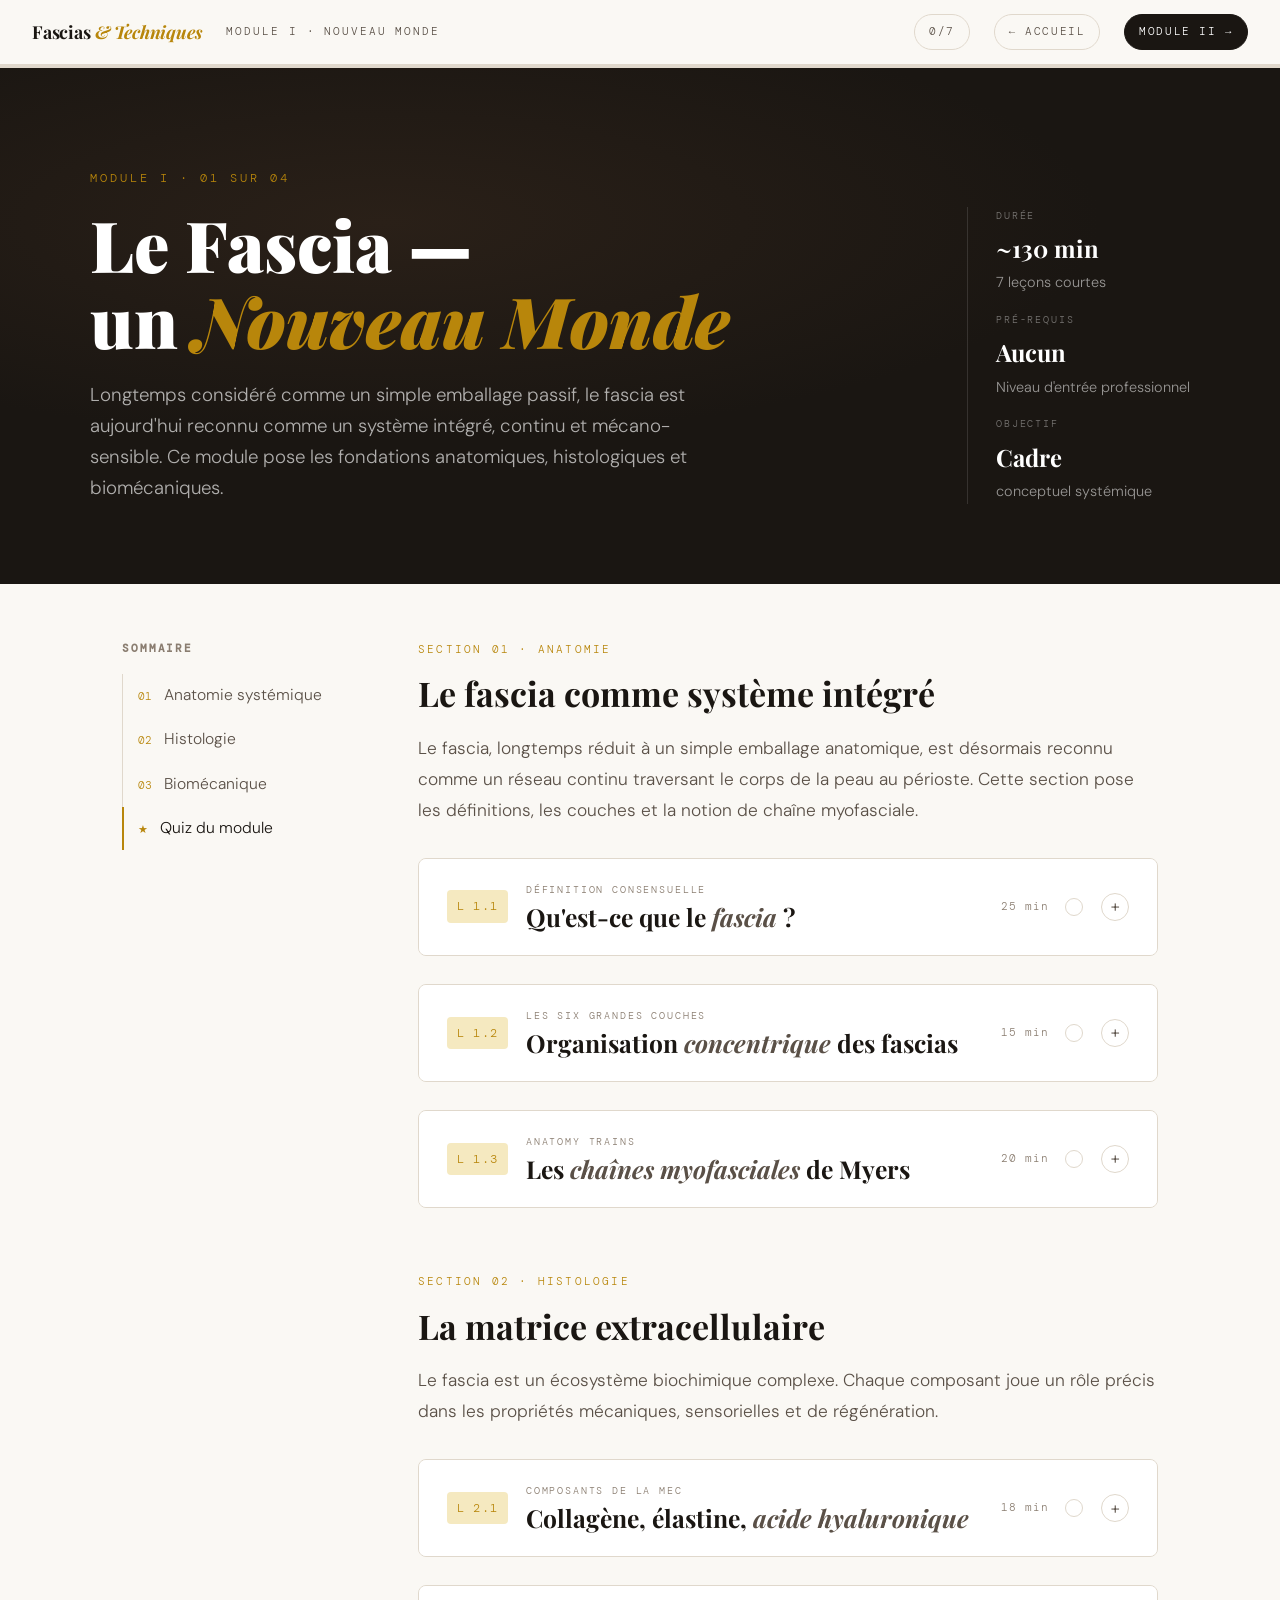
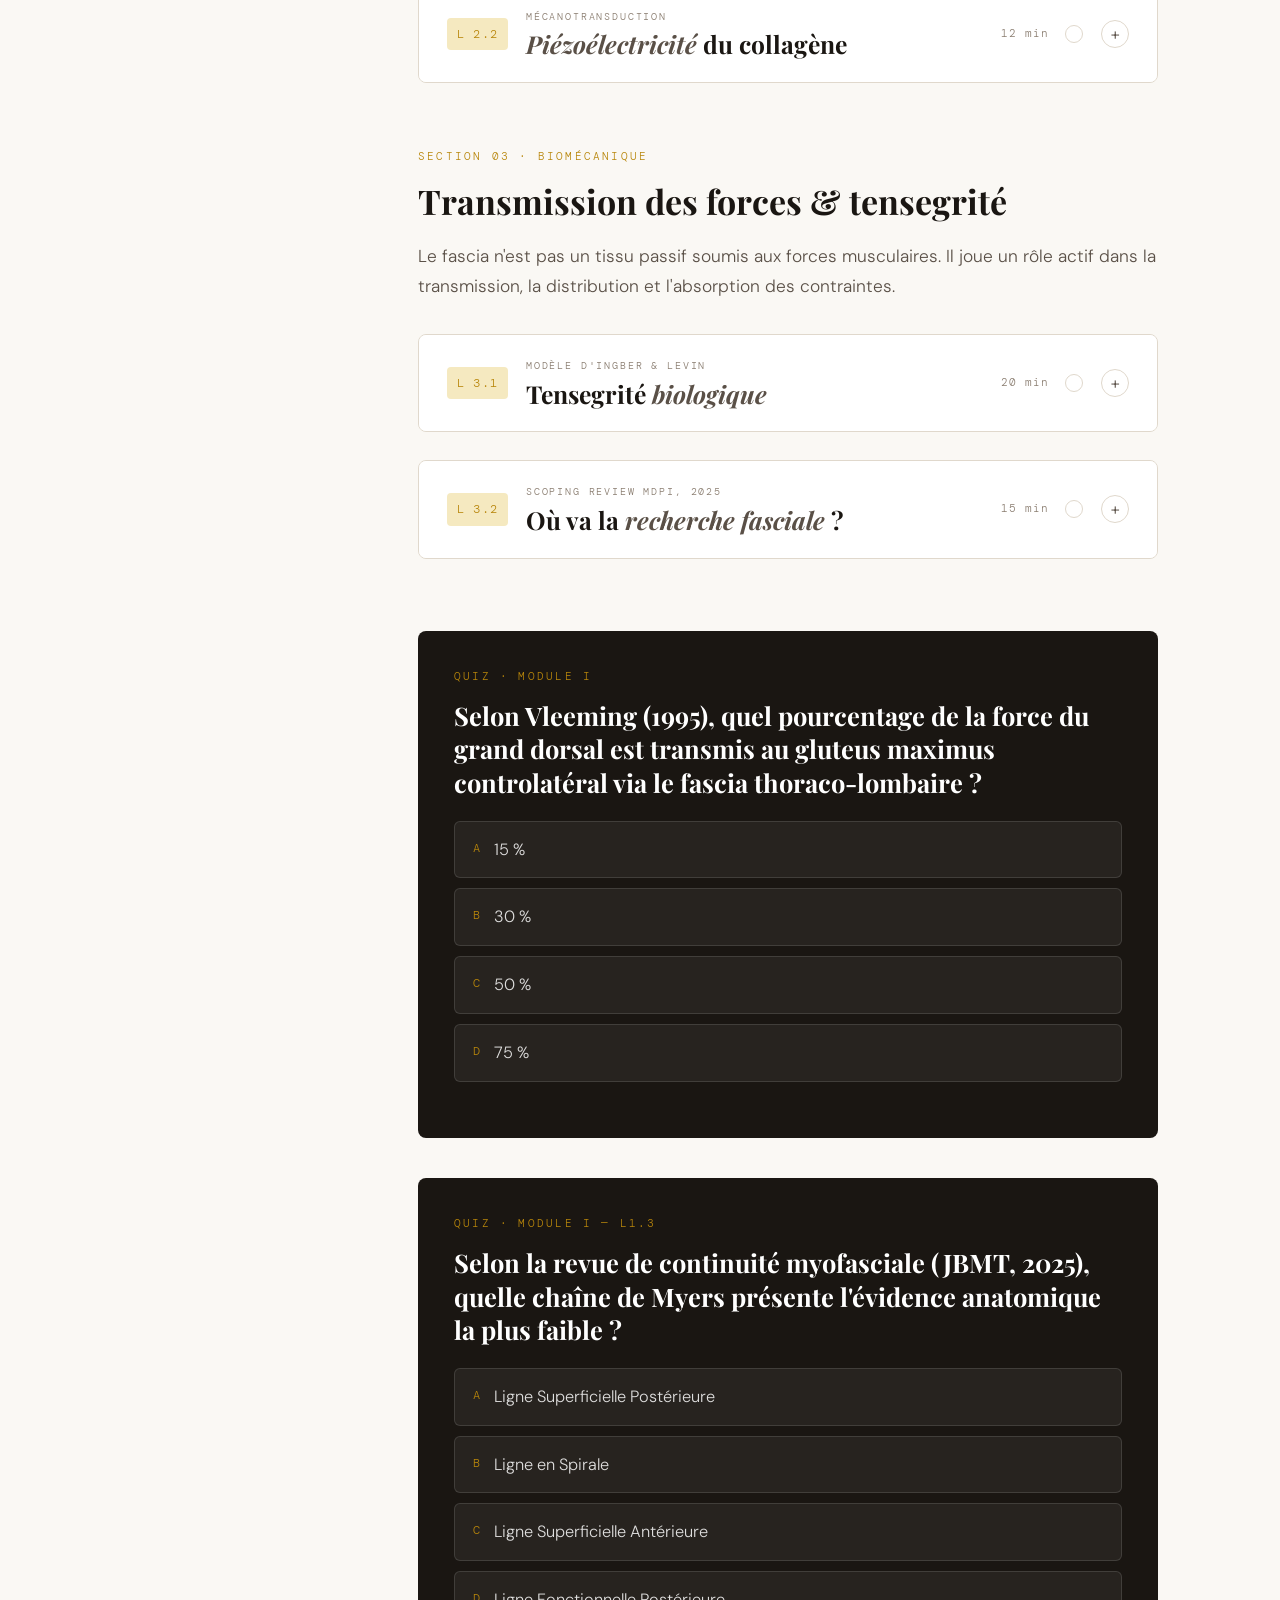
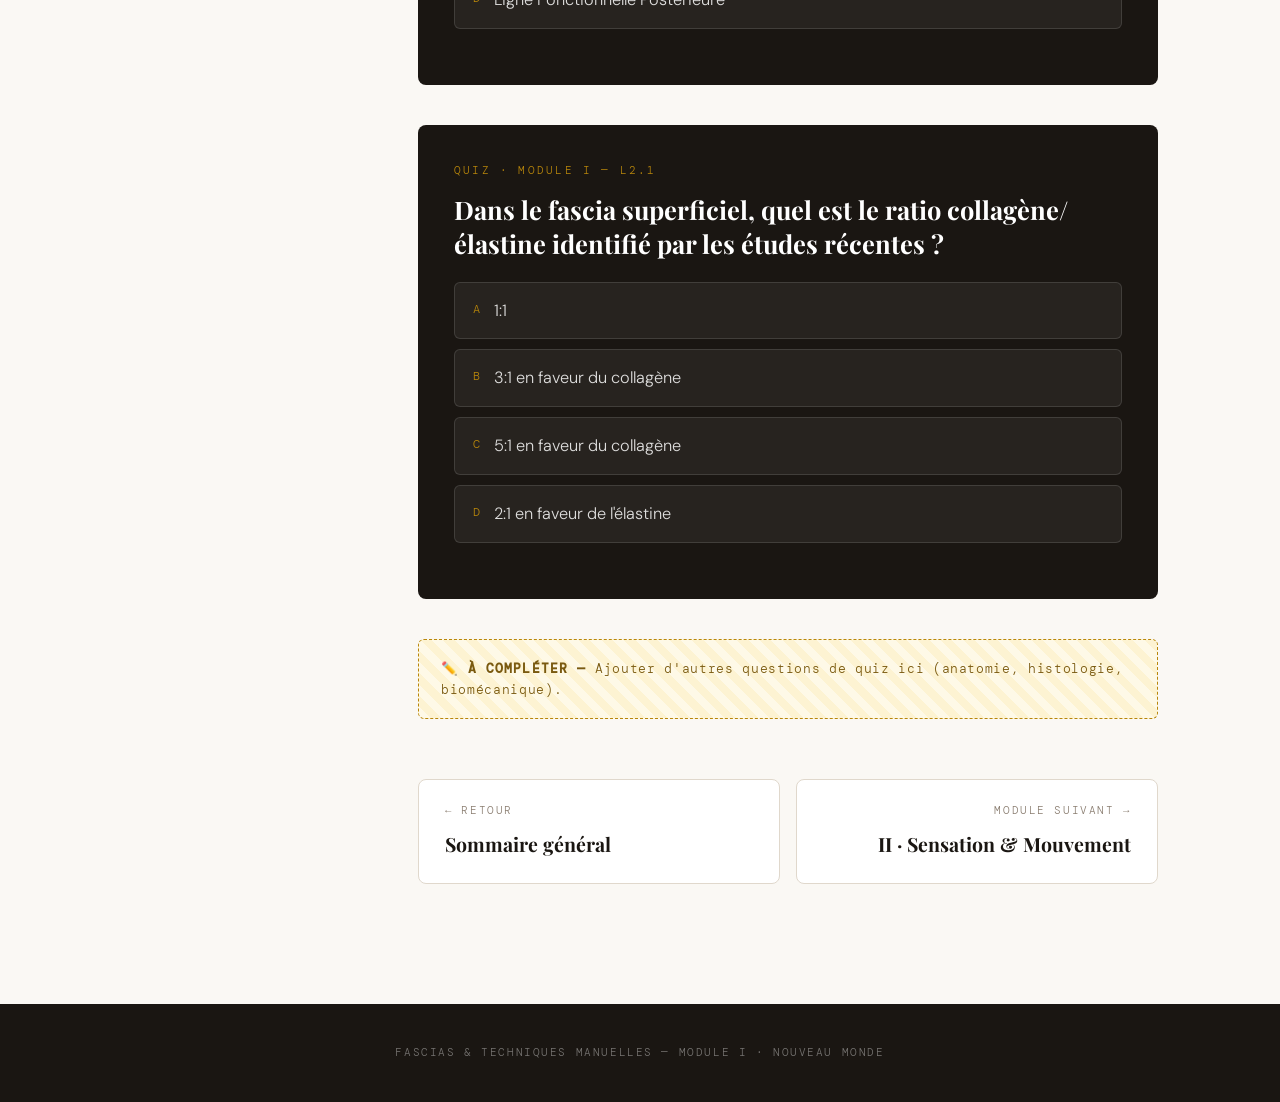
<file: module-1-1.html>
<!DOCTYPE html>
<html lang="fr">
<head>
<meta charset="UTF-8"/>
<meta name="viewport" content="width=device-width, initial-scale=1.0"/>
<title>Module I — Le Fascia, Un Nouveau Monde</title>
<link rel="preconnect" href="https://fonts.googleapis.com"/>
<link rel="stylesheet" href="https://fonts.googleapis.com/css2?family=Playfair+Display:ital,wght@0,400;0,700;0,900;1,400;1,700&family=DM+Sans:wght@300;400;500;600&family=DM+Mono:wght@400;500&display=swap"/>
<link rel="stylesheet" href="styles.css"/>
</head>
<body data-module="m1">

<nav class="topbar">
  <a href="index.html" class="topbar-brand">Fascias <em>&amp; Techniques</em></a>
  <span class="topbar-crumb">Module I · Nouveau Monde</span>
  <span class="topbar-spacer"></span>
  <span class="topbar-link" data-progress-counter>0/7</span>
  <a href="index.html" class="topbar-link">← Accueil</a>
  <a href="module-2.html" class="topbar-link primary">Module II →</a>
</nav>
<div class="progressbar"><div class="progressbar-fill"></div></div>

<!-- HERO -->
<section class="module-hero">
  <div class="module-hero-inner">
    <div>
      <div class="module-hero-eyebrow">Module I · 01 sur 04</div>
      <h1>Le Fascia —<br/>un <em>Nouveau Monde</em></h1>
      <p class="lede">Longtemps considéré comme un simple emballage passif, le fascia est aujourd'hui reconnu comme un système intégré, continu et mécano-sensible. Ce module pose les fondations anatomiques, histologiques et biomécaniques.</p>
    </div>
    <dl class="module-hero-meta">
      <div><dt>Durée</dt><dd>~130 min<small>7 leçons courtes</small></dd></div>
      <div><dt>Pré-requis</dt><dd>Aucun<small>Niveau d'entrée professionnel</small></dd></div>
      <div><dt>Objectif</dt><dd>Cadre<small>conceptuel systémique</small></dd></div>
    </dl>
  </div>
</section>

<!-- LAYOUT -->
<div class="module-layout">

  <!-- TOC -->
  <aside class="module-toc">
    <h4>Sommaire</h4>
    <ol>
      <li><a href="#sec1"><span class="toc-num">01</span>Anatomie systémique</a></li>
      <li><a href="#sec2"><span class="toc-num">02</span>Histologie</a></li>
      <li><a href="#sec3"><span class="toc-num">03</span>Biomécanique</a></li>
      <li><a href="#sec-quiz"><span class="toc-num">★</span>Quiz du module</a></li>
    </ol>
  </aside>

  <!-- CONTENT -->
  <main class="module-content">

    <!-- ════════ SECTION 1 — ANATOMIE ════════ -->
    <section id="sec1">
      <div class="module-prose" style="margin-bottom:32px;">
        <div style="font-family:'DM Mono',monospace;font-size:0.65rem;letter-spacing:0.2em;color:var(--gold);text-transform:uppercase;margin-bottom:14px;">Section 01 · Anatomie</div>
        <h3 style="font-size:2rem;margin:0 0 14px;">Le fascia comme système intégré</h3>
        <p>Le fascia, longtemps réduit à un simple emballage anatomique, est désormais reconnu comme un réseau continu traversant le corps de la peau au périoste. Cette section pose les définitions, les couches et la notion de chaîne myofasciale.</p>
      </div>

      <!-- LESSON 1.1 -->
      <article class="lesson" data-lesson="m1-l1">
        <header class="lesson-header">
          <div class="lesson-num">L 1.1</div>
          <div class="lesson-title-block">
            <div class="lesson-eyebrow">Définition consensuelle</div>
            <div class="lesson-title">Qu'est-ce que le <em>fascia</em> ?</div>
          </div>
          <div class="lesson-meta">
            <span>25 min</span>
            <span class="read-mark" title="Marquer comme lu"></span>
          </div>
          <div class="lesson-toggle">+</div>
        </header>
        <div class="lesson-body">
          <p>La définition consensuelle émergente — fruit du <strong>1er Congrès International du Fascia (Boston, 2007)</strong> — inclut tout tissu conjonctif fibreux dense : la membrane fasciale proprement dite, mais aussi les aponévroses, les septa intermusculaires, les capsules articulaires, les ligaments, les tendons et les méninges. Cette vision systémique rompt avec les descriptions anatomiques classiques en tableaux isolés.</p>

          <p style="margin-top:20px;">Cette reconnaissance n'est pas arrivée du jour au lendemain. Elle est le résultat de <strong>150 ans de travail clinique et scientifique</strong>, d'abord marginalisé, puis progressivement validé par les outils modernes : histologie computationnelle, élastographie ultrasonore, dissection in vivo. Comprendre cette histoire, c'est comprendre pourquoi certains modèles ont de l'évidence et d'autres pas encore.</p>

          <ul class="info-list" style="margin-top:24px;">
            <li><span class="ilb">1874</span><div><strong>Andrew Taylor Still</strong> — Fondateur de l'ostéopathie. Premier à désigner le fascia comme structure organisatrice centrale du corps : <em>"La règle de l'artère est suprême — mais le fascia est le terrain."</em> Vision intuitive, sans outils histologiques, mais conceptuellement en avance de 100 ans.</div></li>
            <li><span class="ilb">1940–77</span><div><strong>Ida Rolf</strong> — Biochimiste. Développe la Structural Integration (Rolfing) : premier protocole systématique de manipulation fasciale. Pose l'idée du fascia comme <em>"organe de la forme"</em> qui structure la posture sur le long terme. Ignorée de la médecine académique mais influente sur toute la thérapie manuelle moderne.</div></li>
            <li><span class="ilb">1994</span><div><strong>Endoscopie fasciale</strong> (Snyder) — Première visualisation directe du glissement inter-fascial in vivo. Révèle un espace de glissement lubrifié, dynamique, qui change de comportement selon la tension musculaire. La preuve visuelle que le fascia n'est pas un tissu inerte.</div></li>
            <li><span class="ilb">2003</span><div><strong>Robert Schleip</strong> — Publie <em>"Fascial plasticity: a new neurobiological explanation"</em> (Journal of Bodywork and Movement Therapies). Démontre que le fascia contient des mécanorécepteurs capables de modifier le tonus sympathique. Révolution : le fascia n'est plus un emballage, c'est un organe sensoriel.</div></li>
            <li><span class="ilb">2007</span><div><strong>1er Congrès International du Fascia</strong> — Harvard Medical School, Boston. Co-initié par Schleip, Findley, Jacobsen. Première conférence mondiale dédiée au fascia. Naissance de la Fascia Research Society et d'une définition consensuelle partagée entre anatomistes, cliniciens et chercheurs.</div></li>
            <li><span class="ilb">2011</span><div><strong>Carla Stecco</strong> — Publie l'<em>Atlas of the Human Fascial System</em>. Cartographie anatomique complète du fascia profond sur pièces cadavériques fraîches. Référence mondiale. Pose les bases anatomiques de la Manipulation Fasciale.</div></li>
            <li><span class="ilb">2018</span><div><strong>Les fasciacytes</strong> — Stecco et al. découvrent une cellule inédite propre au fascia profond : le <em>fasciacyte</em>. Sécrète l'acide hyaluronique en continu. Révèle que le fascia a son propre système de régulation biochimique, indépendant des fibroblastes musculaires.</div></li>
            <li><span class="ilb">2020–25</span><div><strong>Explosion de la recherche</strong> — 330 études publiées en 5 ans, 31 méta-analyses (scoping review MDPI, 2025). Le fascia est devenu un sujet de recherche à part entière en biomécanique, neurosciences, médecine régénérative et douleur chronique.</div></li>
          </ul>

          <div class="schema" style="margin-top:32px;">
            <svg viewBox="0 0 820 120" xmlns="http://www.w3.org/2000/svg">
              <rect width="820" height="120" fill="#faf8f4"/>
              <line x1="40" y1="60" x2="780" y2="60" stroke="#d4c4a0" stroke-width="2"/>
              <!-- Points -->
              <circle cx="60" cy="60" r="7" fill="#6a4a8a"/>
              <circle cx="175" cy="60" r="7" fill="#6a4a8a"/>
              <circle cx="290" cy="60" r="7" fill="#3d7a52"/>
              <circle cx="405" cy="60" r="9" fill="#b8860b" stroke="#fff" stroke-width="2"/>
              <circle cx="520" cy="60" r="7" fill="#3d7a52"/>
              <circle cx="635" cy="60" r="9" fill="#b8860b" stroke="#fff" stroke-width="2"/>
              <circle cx="750" cy="60" r="7" fill="#3d7a52"/>
              <!-- Labels haut -->
              <text x="60" y="38" font-family="'DM Mono',monospace" font-size="8" fill="#6a4a8a" text-anchor="middle">1874</text>
              <text x="60" y="27" font-family="'DM Sans',sans-serif" font-size="8" fill="#3a1a5a" text-anchor="middle">Still</text>
              <text x="290" y="38" font-family="'DM Mono',monospace" font-size="8" fill="#3d7a52" text-anchor="middle">2003</text>
              <text x="290" y="27" font-family="'DM Sans',sans-serif" font-size="8" fill="#1a4a2a" text-anchor="middle">Schleip</text>
              <text x="520" y="38" font-family="'DM Mono',monospace" font-size="8" fill="#3d7a52" text-anchor="middle">2011</text>
              <text x="520" y="27" font-family="'DM Sans',sans-serif" font-size="8" fill="#1a4a2a" text-anchor="middle">Atlas Stecco</text>
              <text x="750" y="38" font-family="'DM Mono',monospace" font-size="8" fill="#3d7a52" text-anchor="middle">2018</text>
              <text x="750" y="27" font-family="'DM Sans',sans-serif" font-size="8" fill="#1a4a2a" text-anchor="middle">Fasciacytes</text>
              <!-- Labels bas -->
              <text x="175" y="82" font-family="'DM Mono',monospace" font-size="8" fill="#6a4a8a" text-anchor="middle">1940–77</text>
              <text x="175" y="93" font-family="'DM Sans',sans-serif" font-size="8" fill="#3a1a5a" text-anchor="middle">Ida Rolf</text>
              <text x="405" y="82" font-family="'DM Mono',monospace" font-size="8" fill="#b8860b" text-anchor="middle">2007 ★</text>
              <text x="405" y="93" font-family="'DM Sans',sans-serif" font-size="8" fill="#7a5a00" text-anchor="middle">Congrès Boston</text>
              <text x="635" y="82" font-family="'DM Mono',monospace" font-size="8" fill="#b8860b" text-anchor="middle">2020–25 ★</text>
              <text x="635" y="93" font-family="'DM Sans',sans-serif" font-size="8" fill="#7a5a00" text-anchor="middle">330 études / 5 ans</text>
            </svg>
            <div class="schema-cap">Fig. 0 — Chronologie des grandes étapes de la recherche fasciale</div>
          </div>

          <div class="keybox">
            <div class="keybox-title">⚡ À retenir</div>
            <p>Le fascia n'est pas un tissu, c'est un <strong>système</strong> — continu, sensible et actif — qui relie chaque structure anatomique aux suivantes, sans interruption réelle.</p>
          </div>
          <div class="keybox blue">
            <div class="keybox-title">🔬 Mise à jour 2025 — Stecco et al.</div>
            <p>La terminologie fasciale reste hétérogène dans la littérature. Stecco et al. (2025) ont publié une proposition de définition unifiée distinguant le fascia comme <strong>organe</strong> (structure anatomique discrète), <strong>système</strong> (ensemble fonctionnel continu) et <strong>tissu</strong> (composant histologique). Cette distinction est essentielle pour la comparabilité des études et pour communiquer avec précision avec d'autres cliniciens.</p>
          </div>
          <div class="placeholder"><div class="keybox" style="border-left:3px solid var(--gold);background:linear-gradient(135deg,#faf3e0 0%,#fff8ed 100%);">
  <div class="keybox-title" style="color:var(--gold);">✍️ Définition clinique — Nicolas Roger, ostéopathe D.O.</div>
  <p style="font-style:italic;font-size:1.05em;line-height:1.7;">"Le fascia est notre <strong>squelette fibreux</strong> — un tissu d'une résistance remarquable, capable de garder en mémoire nos traumatismes physiques et émotionnels, doté de capacités neurologiques, immunitaires, circulatoires et mécaniques qui en font bien plus qu'un simple tissu de soutien."</p>
  <p style="margin-top:12px;font-size:0.9em;color:#7a6a4a;">Cette définition de terrain complète la définition consensuelle académique : elle intègre la dimension clinique et la mémoire tissulaire — deux axes que la recherche actuelle (neuroplasticité fasciale, fascia et stress post-traumatique) commence à documenter.</p>
</div>
        </div>
      </article>

      <!-- LESSON 1.2 -->
      <article class="lesson" data-lesson="m1-l2">
        <header class="lesson-header">
          <div class="lesson-num">L 1.2</div>
          <div class="lesson-title-block">
            <div class="lesson-eyebrow">Les six grandes couches</div>
            <div class="lesson-title">Organisation <em>concentrique</em> des fascias</div>
          </div>
          <div class="lesson-meta"><span>15 min</span><span class="read-mark"></span></div>
          <div class="lesson-toggle">+</div>
        </header>
        <div class="lesson-body">
          <p>Le système fascial se décline en six entités anatomiques distinctes, interconnectées et fonctionnellement interdépendantes :</p>
          <ul class="info-list">
            <li><span class="ilb">SUPERFICIEL</span><div><strong>Fascia superficiel (hypoderme)</strong> — Tissu lâche areolaire riche en adipocytes, situé entre derme et fascia profond. Permet le glissement cutané. Riche en corpuscules de <strong>Ruffini</strong> (proprioception, inhibition sympathique). Ratio collagène/élastine de <strong>1:1</strong> — contrairement au fascia profond où le collagène domine.</div></li>
            <li><span class="ilb">PROFOND</span><div><strong>Fascia profond</strong> — Feuillet dense de collagène I organisé en lamelles croisées (~78°). Haute résistance mécanique. Ex : <em>fascia lata</em>, <em>fascia thoraco-lombaire</em>.</div></li>
            <li><span class="ilb">SEPTA</span><div><strong>Septa intermusculaires</strong> — Cloisons délimitant les loges musculaires. Impliqués dans les syndromes des loges chroniques.</div></li>
            <li><span class="ilb">APONÉVROSE</span><div><strong>Aponévroses</strong> — Expansions tendineuses larges. Ex : <em>aponévrose plantaire</em> (fasciite plantaire).</div></li>
            <li><span class="ilb">VISCÉRAL</span><div><strong>Fascia viscéral</strong> — Péritoine, plèvre, péricarde. Suspension et glissement des organes. Richement innervé (SNA).</div></li>
            <li><span class="ilb">CRÂNIEN</span><div><strong>Fascia crânien &amp; méningé</strong> — Dure-mère, arachnoïde, pie-mère. Continuum crâne-sacrum. Base de l'approche crânio-sacrée.</div></li>
          </ul>
          <div class="placeholder">Détailler ici l'épaisseur typique de chaque couche, les variations régionales (cervical vs lombaire), ou ajouter des exemples cliniques.</div>
          <div class="schema">
            <svg viewBox="0 0 820 280" xmlns="http://www.w3.org/2000/svg">
              <rect width="820" height="280" fill="#faf8f4"/>
              <rect x="0" y="0" width="820" height="36" fill="#f0d8b8"/>
              <text x="20" y="22" font-family="'DM Mono',monospace" font-size="10" fill="#5a3a10">01 · ÉPIDERME + DERME</text>
              <rect x="0" y="38" width="820" height="50" fill="#d0e4c8"/>
              <text x="20" y="58" font-family="'DM Mono',monospace" font-size="10" fill="#1a4a2a">02 · FASCIA SUPERFICIEL (Hypoderme)</text>
              <text x="20" y="74" font-family="'DM Sans',sans-serif" font-size="10" fill="#2a5a3a">Tissu adipeux · Ruffini · Glissement maximal · Ratio COL/ELA 1:1</text>
              <rect x="0" y="90" width="820" height="50" fill="#a8c4dc"/>
              <text x="20" y="110" font-family="'DM Mono',monospace" font-size="10" fill="#0a3060">03 · FASCIA PROFOND</text>
              <text x="20" y="126" font-family="'DM Sans',sans-serif" font-size="10" fill="#1a4070">Collagène I à 78° · 120 MPa · Fascia lata · Thoraco-lombaire</text>
              <rect x="0" y="142" width="820" height="68" fill="#e0a8a8"/>
              <text x="20" y="162" font-family="'DM Mono',monospace" font-size="10" fill="#501010">04 · ENVELOPPES MUSCULAIRES</text>
              <text x="20" y="178" font-family="'DM Sans',sans-serif" font-size="10" fill="#701a1a">Épimysium · Périmysium · Endomysium</text>
              <rect x="0" y="212" width="820" height="40" fill="#d8ccc0"/>
              <text x="20" y="232" font-family="'DM Mono',monospace" font-size="10" fill="#4a3a20">05 · PÉRIOSTE + OS</text>
              <text x="20" y="248" font-family="'DM Sans',sans-serif" font-size="10" fill="#6a5a30">Fibres de Sharpey · Ostéoblastes mécano-sensibles</text>
              <line x1="780" y1="0" x2="780" y2="252" stroke="#b8860b" stroke-width="2" stroke-dasharray="4,3"/>
              <text x="800" y="130" font-family="'DM Mono',monospace" font-size="9" fill="#b8860b" transform="rotate(90,800,130)">CONTINUITÉ FASCIALE</text>
            </svg>
            <div class="schema-cap">Fig. 1 — Organisation concentrique des couches fasciales</div>
          </div>
        </div>
      </article>

      <!-- LESSON 1.3 -->
      <article class="lesson" data-lesson="m1-l3">
        <header class="lesson-header">
          <div class="lesson-num">L 1.3</div>
          <div class="lesson-title-block">
            <div class="lesson-eyebrow">Anatomy Trains</div>
            <div class="lesson-title">Les <em>chaînes myofasciales</em> de Myers</div>
          </div>
          <div class="lesson-meta"><span>20 min</span><span class="read-mark"></span></div>
          <div class="lesson-toggle">+</div>
        </header>
        <div class="lesson-body">
          <p>Thomas Myers, dans <em>Anatomy Trains</em> (2001, 3ème éd. 2014), a cartographié des <strong>lignes de tension myofasciales continues</strong> reliant la plante du pied jusqu'au crâne. Ces lignes transmettent et amplifient les forces mécaniques sur de longues distances.</p>
          <div class="card-grid">
            <div class="card"><div class="card-icon" style="background:var(--green-light);color:var(--green);">LSP</div><h4>Ligne Superficielle Postérieure</h4><p>Aponévrose plantaire → Gastrocnémien → Ischio-jambiers → Érecteurs → Galéa.</p></div>
            <div class="card"><div class="card-icon" style="background:var(--blue-light);color:var(--blue);">LSA</div><h4>Ligne Superficielle Antérieure</h4><p>Tibial ant. → Quadriceps → Abdominaux → SCM.</p></div>
            <div class="card"><div class="card-icon" style="background:var(--gold-light);color:var(--gold);">LL</div><h4>Ligne Latérale</h4><p>Péroniers → Fascia lata → Obliques → Scalènes.</p></div>
            <div class="card"><div class="card-icon" style="background:var(--purple-light);color:var(--purple);">LS</div><h4>Ligne en Spirale</h4><p>Splénius → Rhomboïdes → Obliques → Biceps fémoral → Tibial ant.</p></div>
          </div>
          <div class="keybox blue">
            <div class="keybox-title">📊 Niveaux d'évidence par chaîne — Revue de continuité myofasciale (JBMT, 2025)</div>
            <p>Une revue systématique (dissections cadavériques + études in vivo) publiée dans le <em>Journal of Bodywork and Movement Therapies</em> en 2025 a évalué la solidité anatomique de chaque chaîne de Myers :</p>
            <ul style="margin:12px 0 0 0;padding-left:0;list-style:none;display:flex;flex-direction:column;gap:6px;">
              <li style="display:flex;gap:10px;align-items:baseline;"><span style="font-family:'DM Mono',monospace;font-size:0.7rem;background:#3d7a52;color:#fff;padding:2px 6px;border-radius:3px;white-space:nowrap;">FORTE</span><span>Ligne Superficielle Postérieure, Ligne Fonctionnelle Postérieure, Ligne Fonctionnelle Antérieure</span></li>
              <li style="display:flex;gap:10px;align-items:baseline;"><span style="font-family:'DM Mono',monospace;font-size:0.7rem;background:#b8860b;color:#fff;padding:2px 6px;border-radius:3px;white-space:nowrap;">MODÉRÉE</span><span>Ligne Latérale, Ligne en Spirale</span></li>
              <li style="display:flex;gap:10px;align-items:baseline;"><span style="font-family:'DM Mono',monospace;font-size:0.7rem;background:#8a3d3d;color:#fff;padding:2px 6px;border-radius:3px;white-space:nowrap;">FAIBLE</span><span>Ligne Superficielle Antérieure — pas de continuité anatomique confirmée entre rectus abdominis et rectus femoris</span></li>
            </ul>
          </div>
          <div class="keybox" style="border-left:3px solid var(--red, #c0392b);">
            <div class="keybox-title">⚠️ Point critique evidence-based — LSA</div>
            <p>La <strong>Ligne Superficielle Antérieure</strong> de Myers ne dispose pas de pont fascial direct confirmé entre le rectus abdominis et le rectus femoris. Aucune dissection cadavérique n'a démontré cette continuité à ce niveau. Enseigner la LSA sans cette nuance serait contraire à l'approche evidence-based.</p>
          </div>
          <div class="keybox">
            <div class="keybox-title">⚡ Concept clé — Continuité myofasciale</div>
            <p>Une restriction de la chaîne Superficielle Postérieure (aponévrose plantaire → galéa) peut générer des <strong>céphalées de tension</strong> sans pathologie cervicale locale. Le traitement passe par la restauration du glissement plantaire et poplité.</p>
          </div>
          <div class="placeholder">Ajouter ici vos cas cliniques d'application (ex : sciatique sans hernie, douleur épaule liée au psoas, lombalgie avec restriction plantaire).</div>
        </div>
      </article>
    </section>

    <!-- ════════ SECTION 2 — HISTOLOGIE ════════ -->
    <section id="sec2" style="margin-top:64px;">
      <div class="module-prose" style="margin-bottom:32px;">
        <div style="font-family:'DM Mono',monospace;font-size:0.65rem;letter-spacing:0.2em;color:var(--gold);text-transform:uppercase;margin-bottom:14px;">Section 02 · Histologie</div>
        <h3 style="font-size:2rem;margin:0 0 14px;">La matrice extracellulaire</h3>
        <p>Le fascia est un écosystème biochimique complexe. Chaque composant joue un rôle précis dans les propriétés mécaniques, sensorielles et de régénération.</p>
      </div>

      <!-- LESSON 2.1 -->
      <article class="lesson" data-lesson="m1-l4">
        <header class="lesson-header">
          <div class="lesson-num">L 2.1</div>
          <div class="lesson-title-block">
            <div class="lesson-eyebrow">Composants de la MEC</div>
            <div class="lesson-title">Collagène, élastine, <em>acide hyaluronique</em></div>
          </div>
          <div class="lesson-meta"><span>18 min</span><span class="read-mark"></span></div>
          <div class="lesson-toggle">+</div>
        </header>
        <div class="lesson-body">
          <div class="card-grid">
            <div class="card"><div class="card-icon" style="background:var(--green-light);color:var(--green);">COL</div><h4>Collagène</h4><p>Types I, III, IV, V, VI classiques. Des publications récentes (PMC, 2026) identifient des types additionnels selon les régions — hétérogénéité structurale plus grande que décrit classiquement. Type I (fascia profond) : faisceaux à <strong>120 MPa</strong>. Lamelles croisées selon les axes de contrainte.</p></div>
            <div class="card"><div class="card-icon" style="background:var(--gold-light);color:var(--gold);">ELA</div><h4>Élastine</h4><p>Élongation jusqu'à <strong>150 %</strong> avant retour. Abondante dans la dure-mère et le cervical. Dans le fascia superficiel : ratio collagène/élastine de <strong>1:1</strong> — très différent du fascia profond où le collagène domine très largement.</p></div>
            <div class="card"><div class="card-icon" style="background:var(--purple-light);color:var(--purple);">HA</div><h4>Acide hyaluronique</h4><p>Sécrété par les <strong>fasciacytes</strong> (Stecco, 2018). Gel viscoélastique du glissement inter-couches. Le récepteur <strong>CD44</strong> (2025) est le médiateur clé de la génération de force tractrice cellulaire dans la MEC riche en HA — au-delà du seul rôle de glissement.</p></div>
            <div class="card"><div class="card-icon" style="background:var(--blue-light);color:var(--blue);">MYO</div><h4>Fibroblastes / Myofibroblastes</h4><p>α-SMA positifs sous contrainte chronique. Génèrent une tension <em>indépendante du muscle</em>. Hub mécanosensible et niche de cellules souches (revue systématique, 2025).</p></div>
          </div>
          <div class="keybox">
            <div class="keybox-title">🔬 Fascia comme hub mécanobiologique — Revue systématique (PMC, 2025)</div>
            <p>Une revue systématique (34 études : 17 in vitro, 17 animales, 4 cliniques) publiée en octobre 2025 redéfinit le fascia comme un <strong>tissu mécanosensible actif</strong> : niche de cellules souches, remodelage de la MEC, régulation immuno-vasculaire. Le fascia n'est plus un tissu de soutien passif — c'est un interface biologique dynamique entre signal mécanique et réponse cellulaire.</p>
          </div>
          <div class="placeholder">Compléter ici avec : la régulation hormonale des fibroblastes, l'effet du vieillissement sur la MEC, ou les pathologies de surproduction (Dupuytren, sclérodermie).</div>
        </div>
      </article>

      <!-- LESSON 2.2 -->
      <article class="lesson" data-lesson="m1-l5">
        <header class="lesson-header">
          <div class="lesson-num">L 2.2</div>
          <div class="lesson-title-block">
            <div class="lesson-eyebrow">Mécanotransduction</div>
            <div class="lesson-title"><em>Piézoélectricité</em> du collagène</div>
          </div>
          <div class="lesson-meta"><span>12 min</span><span class="read-mark"></span></div>
          <div class="lesson-toggle">+</div>
        </header>
        <div class="lesson-body">
          <p>Les molécules de collagène sont <strong>piézoélectriques</strong> : déformées mécaniquement, elles génèrent un potentiel électrique local. Ce signal module l'activité des fibroblastes, oriente la synthèse de nouveau collagène selon les axes de contrainte, et participe à la <strong>mécanotransduction</strong> — mécanisme par lequel une force physique est convertie en signal biochimique intracellulaire.</p>
          <div class="keybox blue">
            <div class="keybox-title">📊 Implication clinique</div>
            <p>Toute mobilisation manuelle, étirement ou mise en charge stimule cette mécanotransduction et oriente le remodelage collagénique. C'est la base biologique du <strong>SAID Principle</strong> (Specific Adaptation to Imposed Demand).</p>
          </div>
          <div class="placeholder">Ajouter ici votre raisonnement sur la dose-réponse mécanique en thérapie : combien de minutes, à quelle pression, pour quel effet biologique ?</div>
        </div>
      </article>
    </section>

    <!-- ════════ SECTION 3 — BIOMÉCANIQUE ════════ -->
    <section id="sec3" style="margin-top:64px;">
      <div class="module-prose" style="margin-bottom:32px;">
        <div style="font-family:'DM Mono',monospace;font-size:0.65rem;letter-spacing:0.2em;color:var(--gold);text-transform:uppercase;margin-bottom:14px;">Section 03 · Biomécanique</div>
        <h3 style="font-size:2rem;margin:0 0 14px;">Transmission des forces &amp; tensegrité</h3>
        <p>Le fascia n'est pas un tissu passif soumis aux forces musculaires. Il joue un rôle actif dans la transmission, la distribution et l'absorption des contraintes.</p>
      </div>

      <!-- LESSON 3.1 -->
      <article class="lesson" data-lesson="m1-l6">
        <header class="lesson-header">
          <div class="lesson-num">L 3.1</div>
          <div class="lesson-title-block">
            <div class="lesson-eyebrow">Modèle d'Ingber &amp; Levin</div>
            <div class="lesson-title">Tensegrité <em>biologique</em></div>
          </div>
          <div class="lesson-meta"><span>20 min</span><span class="read-mark"></span></div>
          <div class="lesson-toggle">+</div>
        </header>
        <div class="lesson-body">
          <p>Le modèle de <strong>tensegrité biologique</strong> (Ingber, 1993 ; Levin, 2002) décrit le corps comme une structure où éléments compressibles (os) et éléments tensifs (fascias, muscles) s'équilibrent en permanence. Toute force locale se répartit dans l'ensemble du réseau fascial selon des gradients de tension.</p>
          <div class="stat-row">
            <div class="stat-cell"><div class="stat-num">30%</div><span class="stat-unit">transmission</span><div class="stat-label">force du grand dorsal vers gluteus controlatéral via FTL</div></div>
            <div class="stat-cell"><div class="stat-num">120</div><span class="stat-unit">MPa</span><div class="stat-label">résistance du collagène I — comparable à l'acier doux</div></div>
            <div class="stat-cell"><div class="stat-num">78°</div><span class="stat-unit">angle</span><div class="stat-label">croisement des lamelles dans le fascia profond</div></div>
            <div class="stat-cell"><div class="stat-num">+40%</div><span class="stat-unit">force FTL</span><div class="stat-label">en posture cyphosée vs position neutre (implication posturale directe)</div></div>
          </div>
          <div class="keybox blue">
            <div class="keybox-title">📊 Preuve — Vleeming et al., 1995 · Spine</div>
            <p>Le <strong>fascia thoraco-lombaire</strong> transmet jusqu'à 30 % de la force du grand dorsal vers le gluteus maximus controlatéral pendant la marche. Mécanisme de couplage croisé qui explique pourquoi une lombalgie chronique sans pathologie discale peut résulter d'une restriction fasciale.</p>
          </div>
          <div class="keybox blue">
            <div class="keybox-title">📊 Mise à jour 2025 — Lombalgie chronique &amp; déficit de transmission fasciale</div>
            <p>Les patients lombalgiques chroniques présentent une <strong>réduction significative de la transmission de force myofasciale</strong> entre grand dorsal et gluteus maximus controlatéral (ScienceDirect, 2025). Ce déficit fonctionnel confirme le lien entre restriction fasciale et lombalgie persistante — et justifie cliniquement le travail sur le FTL même en l'absence de pathologie discale objectivable.</p>
          </div>
          <div class="keybox green">
            <div class="keybox-title">⚡ Preuve in vivo — Chaîne spirale postérieure (Cureus, 2026)</div>
            <p>Première démonstration in vivo de la transmission de force le long de la chaîne spirale postérieure (LD → FTL → gluteus controlatéral) chez l'humain. Confirme que cette chaîne n'est pas seulement une continuité anatomique — elle est <strong>fonctionnellement active</strong> lors du mouvement et module le comportement rotationnel du tronc.</p>
          </div>
          <div class="placeholder large">Compléter cette leçon avec : votre interprétation clinique du modèle, des exemples de chaînes croisées que vous travaillez, ou les implications pour l'examen postural.</div>
        </div>
      </article>

      <!-- LESSON 3.2 -->
      <article class="lesson" data-lesson="m1-l7">
        <header class="lesson-header">
          <div class="lesson-num">L 3.2</div>
          <div class="lesson-title-block">
            <div class="lesson-eyebrow">Scoping Review MDPI, 2025</div>
            <div class="lesson-title">Où va la <em>recherche fasciale</em> ?</div>
          </div>
          <div class="lesson-meta"><span>15 min</span><span class="read-mark"></span></div>
          <div class="lesson-toggle">+</div>
        </header>
        <div class="lesson-body">
          <p>Un scoping review publié en juillet 2025 (MDPI) a analysé <strong>330 études fasciales</strong> publiées entre 2020 et 2025, dont 31 méta-analyses. Il identifie les grandes tendances de la recherche pour la décennie à venir et les lacunes méthodologiques actuelles.</p>
          <div class="card-grid">
            <div class="card"><div class="card-icon" style="background:var(--purple-light);color:var(--purple);">1</div><h4>Fascia &amp; douleur chronique</h4><p>Axe de recherche prioritaire. Focus particulier sur les <strong>sujets âgés</strong> et la rigidité fasciale liée au vieillissement comme facteur de chronicisation de la douleur musculosquelettique.</p></div>
            <div class="card"><div class="card-icon" style="background:var(--blue-light);color:var(--blue);">2</div><h4>Organisation du mouvement</h4><p>Rôle du fascia dans la <strong>coordination neuromusculaire</strong> et la proprioception globale — au-delà du rôle structural passif longtemps enseigné.</p></div>
            <div class="card"><div class="card-icon" style="background:var(--green-light);color:var(--green);">3</div><h4>Mécanobiologie cellulaire</h4><p>Fascia comme <strong>niche de cellules souches</strong> et hub mécanosensible. Implications pour la régénération tissulaire et la médecine régénérative post-traumatique.</p></div>
            <div class="card"><div class="card-icon" style="background:var(--gold-light);color:var(--gold);">4</div><h4>Standardisation des études</h4><p>Besoin urgent de <strong>consensus méthodologique</strong> sur les tailles d'effet et les échantillons dans les études fasciales — actuellement très hétérogènes et difficilement comparables.</p></div>
          </div>
          <div class="keybox">
            <div class="keybox-title">⚡ Ce que cela change pour votre pratique</div>
            <p>La recherche fasciale est en explosion quantitative mais pas encore en maturité qualitative. En clinique : appuyer votre raisonnement sur les chaînes à forte évidence (LSP, lignes fonctionnelles) et maintenir une <strong>posture critique</strong> vis-à-vis des modèles à évidence faible. La rigueur evidence-based est un avantage compétitif, pas une contrainte.</p>
          </div>
          <div class="placeholder">Ajouter ici votre lecture personnelle des tendances : quelles questions restent ouvertes pour votre pratique ? Quels résultats attendez-vous des études en cours sur la thérapie myofasciale et la douleur chronique ?</div>
        </div>
      </article>
    </section>

    <!-- ════════ QUIZ ════════ -->
    <section id="sec-quiz" style="margin-top:72px;">
      <div class="quiz" data-correct="b">
        <div class="quiz-eyebrow">Quiz · Module I</div>
        <h3>Selon Vleeming (1995), quel pourcentage de la force du grand dorsal est transmis au gluteus maximus controlatéral via le fascia thoraco-lombaire ?</h3>
        <div class="quiz-options">
          <div class="quiz-option" data-value="a"><span class="qo-letter">A</span>15 %</div>
          <div class="quiz-option" data-value="b"><span class="qo-letter">B</span>30 %</div>
          <div class="quiz-option" data-value="c"><span class="qo-letter">C</span>50 %</div>
          <div class="quiz-option" data-value="d"><span class="qo-letter">D</span>75 %</div>
        </div>
        <div class="quiz-feedback">Réponse : <strong>B — 30 %</strong>. Cette transmission croisée via le FTL est le mécanisme biomécanique clé du couplage entre membre supérieur et bassin lors de la marche, et l'une des explications de certaines lombalgies chroniques sans pathologie discale.</div>
      </div>

      <div class="quiz" data-correct="c" style="margin-top:32px;">
        <div class="quiz-eyebrow">Quiz · Module I — L1.3</div>
        <h3>Selon la revue de continuité myofasciale (JBMT, 2025), quelle chaîne de Myers présente l'évidence anatomique la plus faible ?</h3>
        <div class="quiz-options">
          <div class="quiz-option" data-value="a"><span class="qo-letter">A</span>Ligne Superficielle Postérieure</div>
          <div class="quiz-option" data-value="b"><span class="qo-letter">B</span>Ligne en Spirale</div>
          <div class="quiz-option" data-value="c"><span class="qo-letter">C</span>Ligne Superficielle Antérieure</div>
          <div class="quiz-option" data-value="d"><span class="qo-letter">D</span>Ligne Fonctionnelle Postérieure</div>
        </div>
        <div class="quiz-feedback">Réponse : <strong>C</strong>. La Ligne Superficielle Antérieure ne dispose pas de continuité anatomique confirmée entre le rectus abdominis et le rectus femoris. Aucune dissection cadavérique n'a démontré ce pont fascial direct.</div>
      </div>

      <div class="quiz" data-correct="a" style="margin-top:32px;">
        <div class="quiz-eyebrow">Quiz · Module I — L2.1</div>
        <h3>Dans le fascia superficiel, quel est le ratio collagène/élastine identifié par les études récentes ?</h3>
        <div class="quiz-options">
          <div class="quiz-option" data-value="a"><span class="qo-letter">A</span>1:1</div>
          <div class="quiz-option" data-value="b"><span class="qo-letter">B</span>3:1 en faveur du collagène</div>
          <div class="quiz-option" data-value="c"><span class="qo-letter">C</span>5:1 en faveur du collagène</div>
          <div class="quiz-option" data-value="d"><span class="qo-letter">D</span>2:1 en faveur de l'élastine</div>
        </div>
        <div class="quiz-feedback">Réponse : <strong>A — 1:1</strong>. Le fascia superficiel présente un ratio collagène/élastine de 1:1, formant un réseau tridimensionnel équilibré. C'est très différent du fascia profond où le collagène domine largement, expliquant leurs propriétés mécaniques très différentes.</div>
      </div>

      <div class="placeholder">Ajouter d'autres questions de quiz ici (anatomie, histologie, biomécanique).</div>
    </section>

    <!-- NEXT NAV -->
    <nav class="next-nav">
      <a href="index.html" class="next-prev"><div class="nn-label">← Retour</div><div class="nn-title">Sommaire général</div></a>
      <a href="module-2.html" class="next-next"><div class="nn-label">Module suivant →</div><div class="nn-title">II · Sensation &amp; Mouvement</div></a>
    </nav>

  </main>
</div>

<footer class="site-footer">
  Fascias &amp; Techniques Manuelles — Module I · Nouveau Monde
</footer>

<script src="app.js"></script>
</body>
</html>
</file>
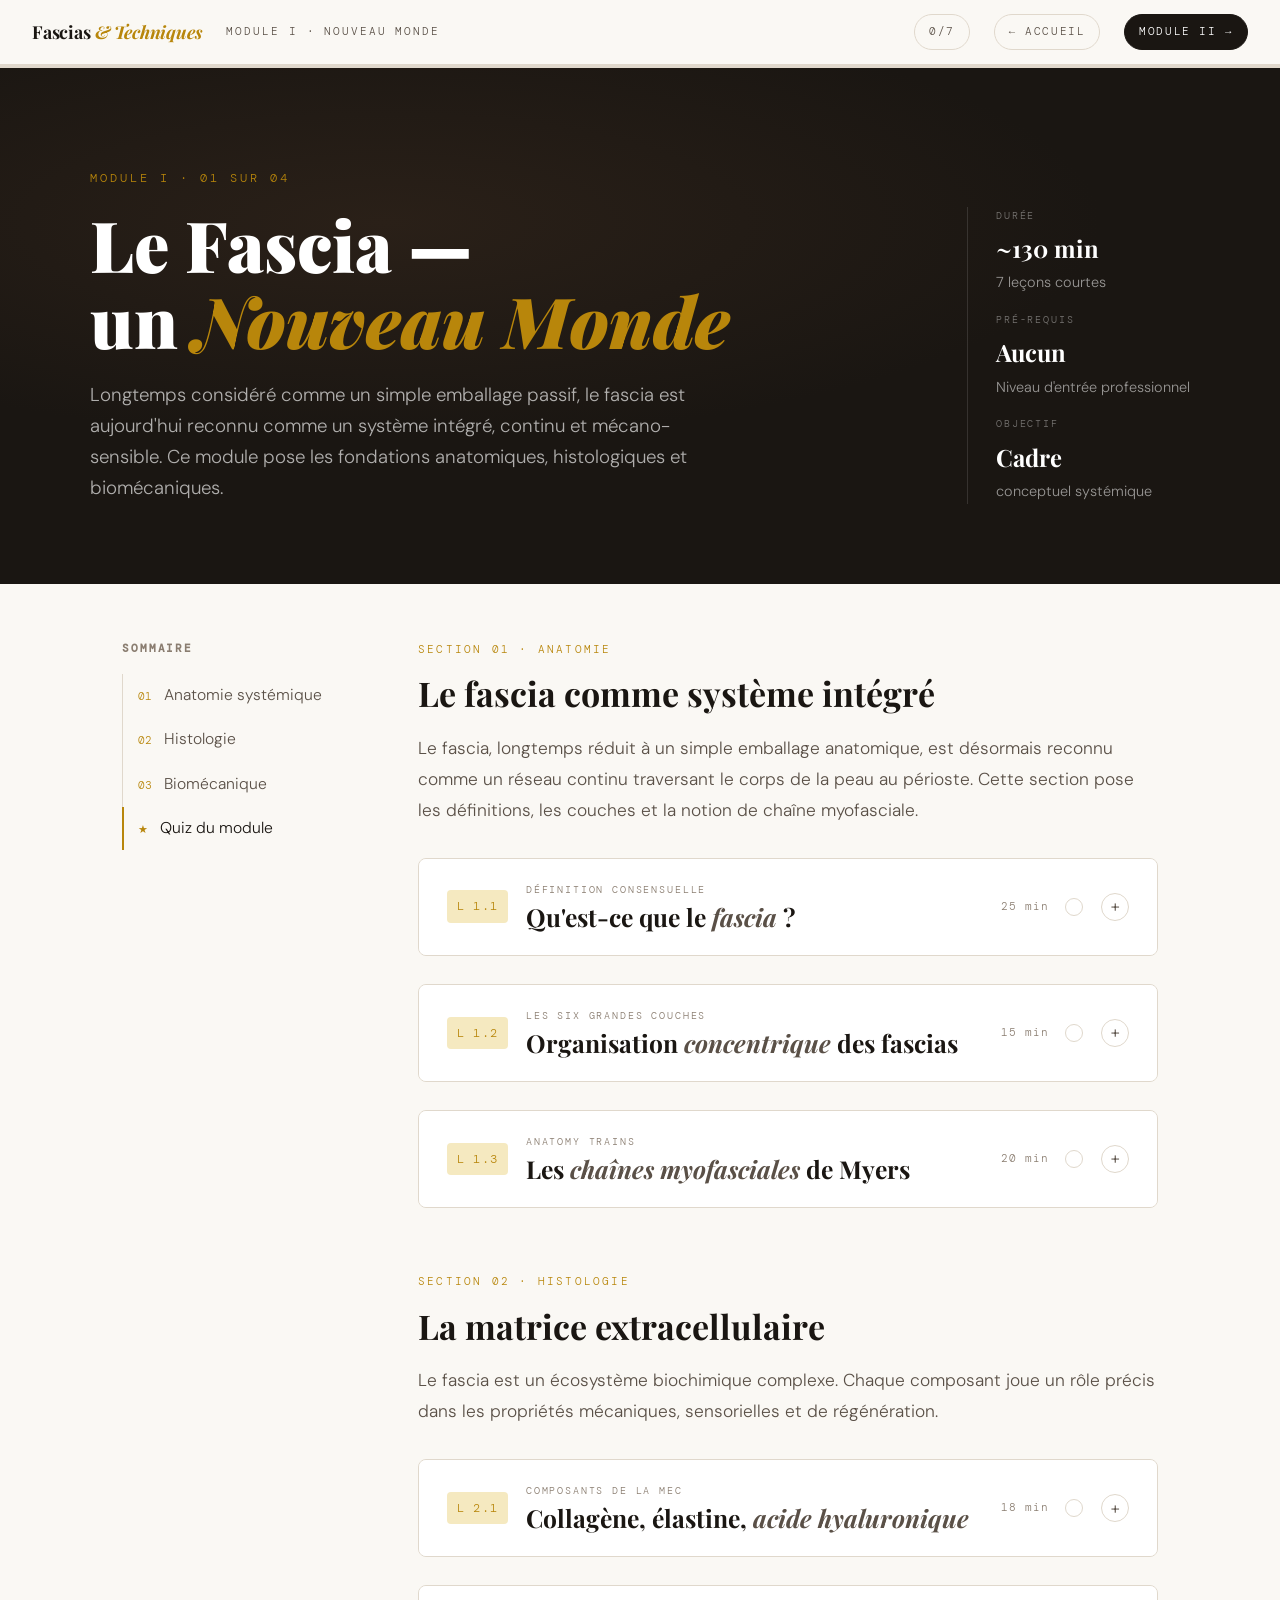
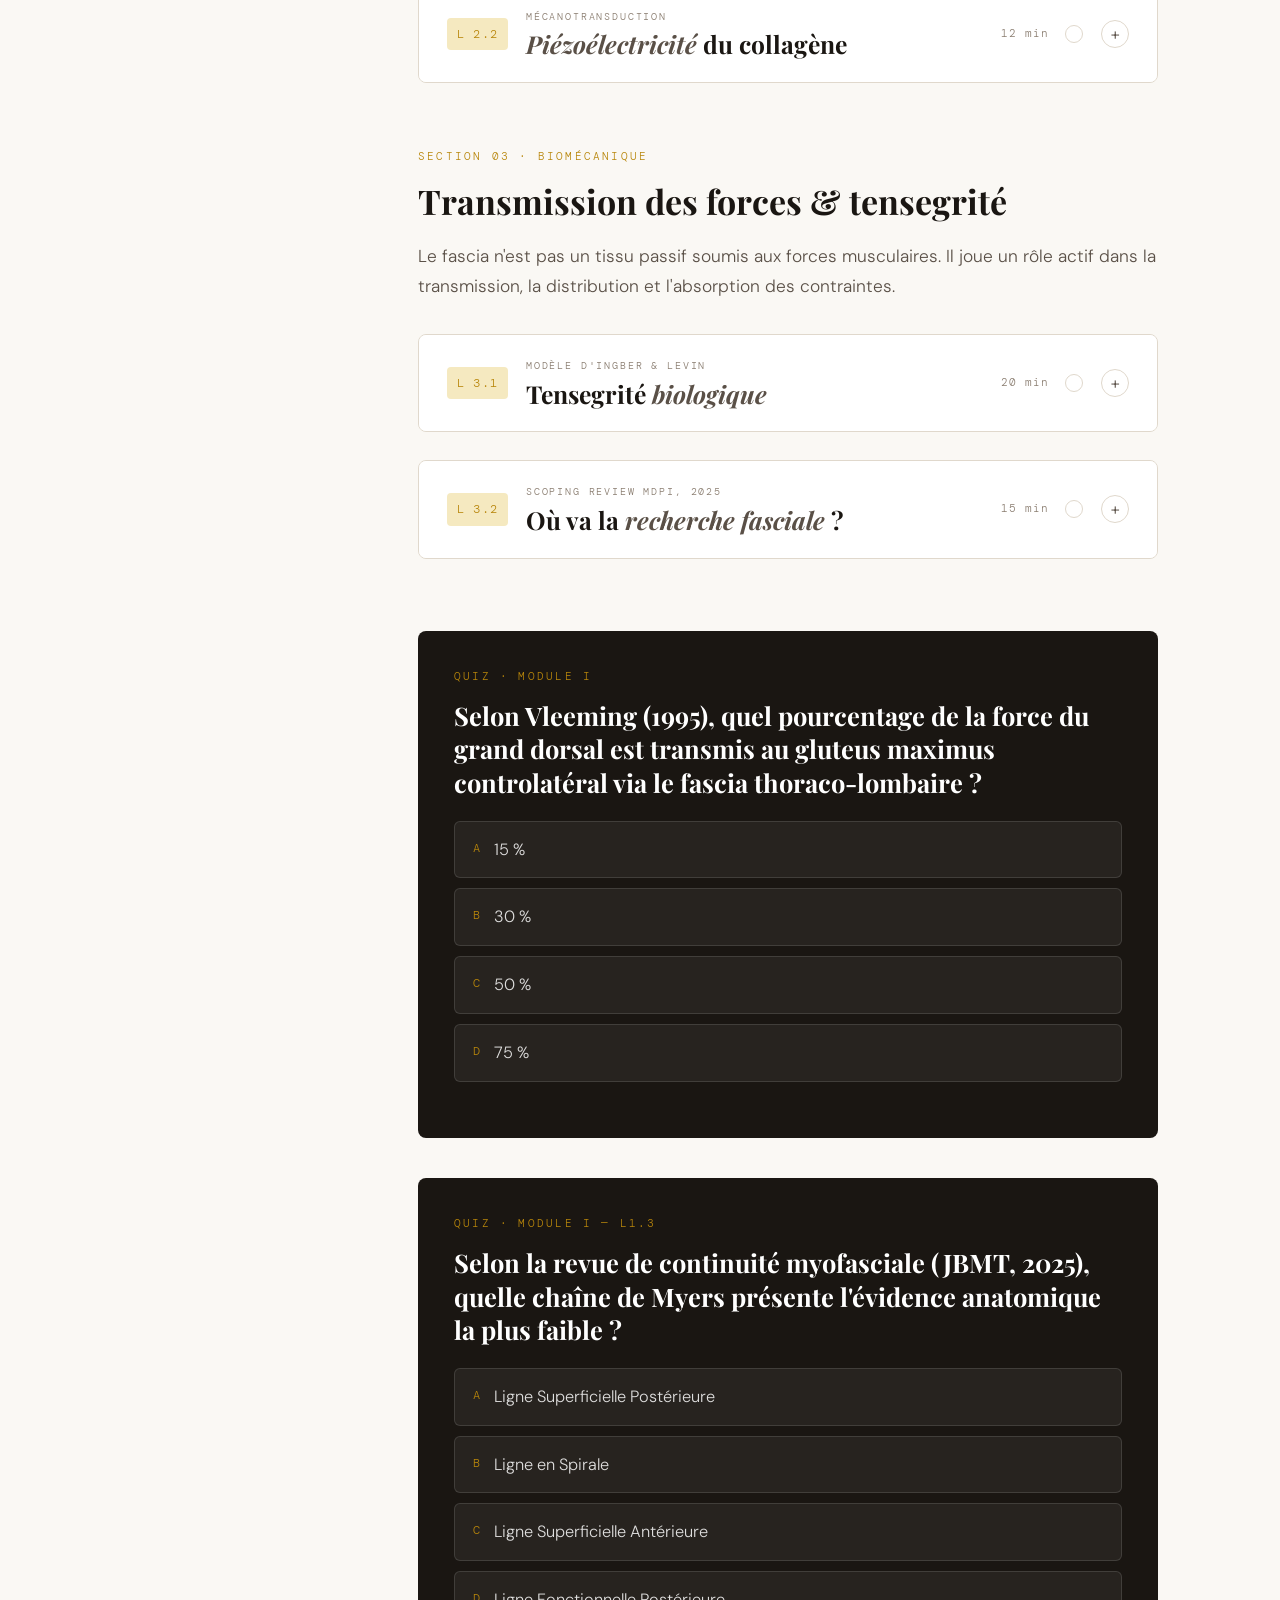
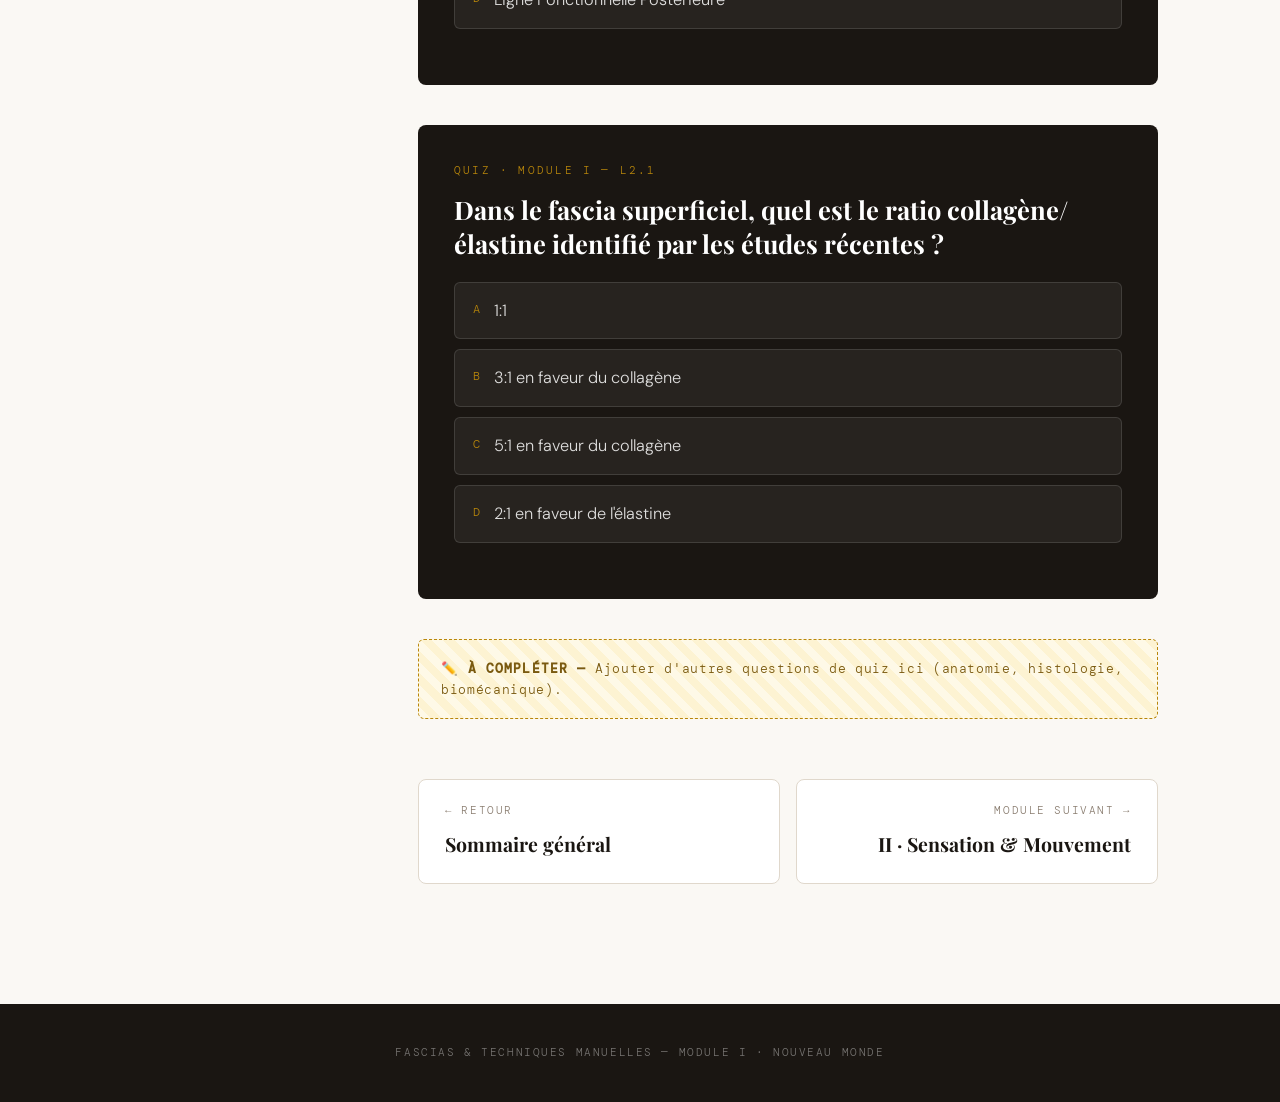
<file: module-1.html>
<!DOCTYPE html>
<html lang="fr">
<head>
<meta charset="UTF-8"/>
<meta name="viewport" content="width=device-width, initial-scale=1.0"/>
<title>Module I — Le Fascia, Un Nouveau Monde</title>
<link rel="preconnect" href="https://fonts.googleapis.com"/>
<link rel="stylesheet" href="https://fonts.googleapis.com/css2?family=Playfair+Display:ital,wght@0,400;0,700;0,900;1,400;1,700&family=DM+Sans:wght@300;400;500;600&family=DM+Mono:wght@400;500&display=swap"/>
<link rel="stylesheet" href="styles.css"/>
</head>
<body data-module="m1">

<nav class="topbar">
  <a href="index.html" class="topbar-brand">Fascias <em>&amp; Techniques</em></a>
  <span class="topbar-crumb">Module I · Nouveau Monde</span>
  <span class="topbar-spacer"></span>
  <span class="topbar-link" data-progress-counter>0/7</span>
  <a href="index.html" class="topbar-link">← Accueil</a>
  <a href="module-2.html" class="topbar-link primary">Module II →</a>
</nav>
<div class="progressbar"><div class="progressbar-fill"></div></div>

<!-- HERO -->
<section class="module-hero">
  <div class="module-hero-inner">
    <div>
      <div class="module-hero-eyebrow">Module I · 01 sur 04</div>
      <h1>Le Fascia —<br/>un <em>Nouveau Monde</em></h1>
      <p class="lede">Longtemps considéré comme un simple emballage passif, le fascia est aujourd'hui reconnu comme un système intégré, continu et mécano-sensible. Ce module pose les fondations anatomiques, histologiques et biomécaniques.</p>
    </div>
    <dl class="module-hero-meta">
      <div><dt>Durée</dt><dd>~130 min<small>7 leçons courtes</small></dd></div>
      <div><dt>Pré-requis</dt><dd>Aucun<small>Niveau d'entrée professionnel</small></dd></div>
      <div><dt>Objectif</dt><dd>Cadre<small>conceptuel systémique</small></dd></div>
    </dl>
  </div>
</section>

<!-- LAYOUT -->
<div class="module-layout">

  <!-- TOC -->
  <aside class="module-toc">
    <h4>Sommaire</h4>
    <ol>
      <li><a href="#sec1"><span class="toc-num">01</span>Anatomie systémique</a></li>
      <li><a href="#sec2"><span class="toc-num">02</span>Histologie</a></li>
      <li><a href="#sec3"><span class="toc-num">03</span>Biomécanique</a></li>
      <li><a href="#sec-quiz"><span class="toc-num">★</span>Quiz du module</a></li>
    </ol>
  </aside>

  <!-- CONTENT -->
  <main class="module-content">

    <!-- ════════ SECTION 1 — ANATOMIE ════════ -->
    <section id="sec1">
      <div class="module-prose" style="margin-bottom:32px;">
        <div style="font-family:'DM Mono',monospace;font-size:0.65rem;letter-spacing:0.2em;color:var(--gold);text-transform:uppercase;margin-bottom:14px;">Section 01 · Anatomie</div>
        <h3 style="font-size:2rem;margin:0 0 14px;">Le fascia comme système intégré</h3>
        <p>Le fascia, longtemps réduit à un simple emballage anatomique, est désormais reconnu comme un réseau continu traversant le corps de la peau au périoste. Cette section pose les définitions, les couches et la notion de chaîne myofasciale.</p>
      </div>

      <!-- LESSON 1.1 -->
      <article class="lesson" data-lesson="m1-l1">
        <header class="lesson-header">
          <div class="lesson-num">L 1.1</div>
          <div class="lesson-title-block">
            <div class="lesson-eyebrow">Définition consensuelle</div>
            <div class="lesson-title">Qu'est-ce que le <em>fascia</em> ?</div>
          </div>
          <div class="lesson-meta">
            <span>25 min</span>
            <span class="read-mark" title="Marquer comme lu"></span>
          </div>
          <div class="lesson-toggle">+</div>
        </header>
        <div class="lesson-body">
          <p>La définition consensuelle émergente — fruit du <strong>1er Congrès International du Fascia (Boston, 2007)</strong> — inclut tout tissu conjonctif fibreux dense : la membrane fasciale proprement dite, mais aussi les aponévroses, les septa intermusculaires, les capsules articulaires, les ligaments, les tendons et les méninges. Cette vision systémique rompt avec les descriptions anatomiques classiques en tableaux isolés.</p>

          <p style="margin-top:20px;">Pour comprendre pourquoi cette reconnaissance est arrivée si tard, il faut retracer l'histoire du fascia — un tissu connu depuis l'Antiquité, mais <strong>mal compris pendant 2 000 ans</strong>. Ce cheminement explique pourquoi certains modèles cliniques actuels ont une évidence solide, et d'autres pas encore.</p>

          <div class="keybox" style="border-left:3px solid #8a3d3d;margin:24px 0;">
            <div class="keybox-title">⚠️ Idée reçue à corriger dès l'entrée</div>
            <p>Andrew Taylor Still n'a <strong>pas découvert le fascia</strong>. Les anatomistes, chirurgiens et médecins connaissaient et nommaient ce tissu des siècles avant lui. Ce qu'il a fait — et c'est là son génie — c'est d'être <strong>le premier dans l'histoire de la médecine occidentale à lui attribuer un rôle physiologique et thérapeutique central</strong>, au lieu de le considérer comme un simple déchet anatomique.</p>
          </div>

          <ul class="info-list" style="margin-top:24px;">
            <li><span class="ilb">ANTIQUITÉ</span><div><strong>Galien (~200 ap. J.-C.)</strong> — Le médecin romain utilise déjà le terme latin <em>fascia</em> (issu du textile : "bande", "ruban") pour décrire les attaches des muscles. Le fascia est nommé, anatomiquement identifié — mais traité comme un simple élément de soutien passif.</div></li>
            <li><span class="ilb">1543</span><div><strong>André Vésale</strong> — Dans <em>De humani corporis fabrica</em>, le père de l'anatomie moderne décrit la continuité tridimensionnelle des membranes fasciales. Il voit la structure — mais pas sa fonction systémique.</div></li>
            <li><span class="ilb">1615</span><div><strong>Helkiah Crooke</strong> — Introduit officiellement le mot <em>fascia</em> dans la littérature médicale de langue anglaise pour désigner un tissu membraneux de connexion et de recouvrement. Le terme est désormais académique.</div></li>
            <li><span class="ilb">1858</span><div><strong>Gray's Anatomy</strong> — La bible anatomique classe et décrit le fascia en couches (superficiel, profond). Mais la conclusion implicite reste la même depuis Galien : c'est un tissu de remplissage que l'on racle et jette à la dissection pour accéder aux structures "nobles" — muscles, os, vaisseaux.</div></li>
            <li><span class="ilb" style="background:#6a4a8a;color:#fff;">1874 ★</span><div><strong>Andrew Taylor Still — La rupture</strong> — Fondateur de l'ostéopathie. Premier clinicien à comprendre que ce tissu est vivant, interconnecté, et qu'il est le fil conducteur de la santé et de la maladie. Il prophétise plusieurs concepts que la science validera 100 ans plus tard : fascia comme système de communication, rôle dans la circulation des fluides, continuité "de la tête aux pieds". Sa vision est intuitive, sans outils histologiques, mais conceptuellement en avance d'un siècle.</div></li>
          </ul>

          <div class="keybox green" style="margin:24px 0;">
            <div class="keybox-title">✍️ Still, <em>Philosophie de l'ostéopathie</em></div>
            <p style="font-style:italic;font-size:1.05em;">"Je ne connais aucune partie du corps qui égale le fascia comme terrain de chasse. Je crois que l'esprit humain y découvrira des pensées plus riches et plus dorées qu'en étudiant n'importe quelle autre division du corps."</p>
            <p style="margin-top:8px;">Still pressentait que le fascia était truffé de terminaisons nerveuses et lié au cerveau. La recherche moderne lui donnera raison : le fascia contient <strong>6 à 10 fois plus de récepteurs sensoriels que le muscle</strong>.</p>
          </div>

          <ul class="info-list">
            <li><span class="ilb">1940–77</span><div><strong>Ida Rolf</strong> — Biochimiste. Développe la Structural Integration (Rolfing) : premier protocole systématique de manipulation fasciale. Pose l'idée du fascia comme <em>"organe de la forme"</em> structurant la posture sur le long terme. Ignorée de la médecine académique, mais influente sur toute la thérapie manuelle moderne.</div></li>
            <li><span class="ilb">1994</span><div><strong>Endoscopie fasciale</strong> — Première visualisation directe du glissement inter-fascial in vivo. Révèle un espace de glissement lubrifié et dynamique qui change de comportement selon la tension musculaire. La preuve visuelle que le fascia n'est pas un tissu inerte.</div></li>
            <li><span class="ilb">2003</span><div><strong>Robert Schleip</strong> — Publie <em>"Fascial plasticity: a new neurobiological explanation"</em>. Démontre que le fascia contient des mécanorécepteurs capables de modifier le tonus sympathique. Rupture académique : le fascia n'est plus un emballage, c'est un organe sensoriel.</div></li>
            <li><span class="ilb" style="background:#b8860b;color:#fff;">2007 ★</span><div><strong>1er Congrès International du Fascia</strong> — Harvard Medical School, Boston. Première conférence mondiale dédiée au fascia. Naissance de la Fascia Research Society et d'une définition consensuelle partagée entre anatomistes, cliniciens et chercheurs. La prédiction de Still entre enfin dans la science.</div></li>
            <li><span class="ilb">2011</span><div><strong>Carla Stecco</strong> — Publie l'<em>Atlas of the Human Fascial System</em>. Cartographie anatomique complète du fascia profond sur pièces cadavériques fraîches. Référence mondiale. Pose les bases de la Manipulation Fasciale.</div></li>
            <li><span class="ilb">2018</span><div><strong>Les fasciacytes</strong> — Stecco et al. découvrent une cellule inédite propre au fascia profond. Sécrète l'acide hyaluronique en continu. Le fascia a son propre système de régulation biochimique.</div></li>
            <li><span class="ilb">2020–25</span><div><strong>Explosion de la recherche</strong> — 330 études publiées en 5 ans, 31 méta-analyses. Le fascia est désormais un sujet à part entière en biomécanique, neurosciences, médecine régénérative et douleur chronique.</div></li>
          </ul>

          <div class="schema" style="margin-top:32px;">
            <svg viewBox="0 0 820 140" xmlns="http://www.w3.org/2000/svg">
              <rect width="820" height="140" fill="#faf8f4"/>
              <text x="410" y="18" font-family="'Playfair Display',serif" font-size="12" font-weight="700" fill="#1a1612" text-anchor="middle">Du tissu ignoré au système thérapeutique : 2000 ans en deux actes</text>
              <!-- Phase 1 : connu mais ignoré -->
              <rect x="30" y="30" width="330" height="50" rx="4" fill="#f0e8d8" stroke="#b8860b" stroke-width="1.5"/>
              <text x="195" y="50" font-family="'DM Mono',monospace" font-size="8" fill="#7a5a00" text-anchor="middle" letter-spacing="1">ACTE I — CONNU MAIS IGNORÉ (~200 ap. J.-C. → 1873)</text>
              <text x="195" y="66" font-family="'DM Sans',sans-serif" font-size="9" fill="#5a4a20" text-anchor="middle">Galien · Vésale · Crooke · Gray's Anatomy</text>
              <text x="195" y="78" font-family="'DM Sans',sans-serif" font-size="9" fill="#5a4a20" text-anchor="middle" font-style="italic">"Un déchet anatomique à racler et jeter"</text>
              <!-- Flèche de rupture -->
              <polygon points="370,55 395,45 395,65" fill="#6a4a8a"/>
              <text x="393" y="40" font-family="'DM Mono',monospace" font-size="7" fill="#6a4a8a" text-anchor="middle">1874</text>
              <text x="393" y="32" font-family="'DM Sans',sans-serif" font-size="7" fill="#6a4a8a" text-anchor="middle">Still ★</text>
              <!-- Phase 2 : révolution -->
              <rect x="405" y="30" width="385" height="50" rx="4" fill="#e8f3ec" stroke="#3d7a52" stroke-width="1.5"/>
              <text x="597" y="50" font-family="'DM Mono',monospace" font-size="8" fill="#1a4a2a" text-anchor="middle" letter-spacing="1">ACTE II — RÉVOLUTION SCIENTIFIQUE (1874 → aujourd'hui)</text>
              <text x="597" y="66" font-family="'DM Sans',sans-serif" font-size="9" fill="#1a4a2a" text-anchor="middle">Still · Rolf · Schleip · Boston 2007 · Stecco · Fasciacytes</text>
              <text x="597" y="78" font-family="'DM Sans',sans-serif" font-size="9" fill="#1a4a2a" text-anchor="middle" font-style="italic">"Un système sensoriel, mécanique et thérapeutique actif"</text>
              <!-- Timeline moderne -->
              <line x1="30" y1="115" x2="790" y2="115" stroke="#d4c4a0" stroke-width="1.5"/>
              <circle cx="130" cy="115" r="5" fill="#6a4a8a"/>
              <text x="130" y="108" font-family="'DM Mono',monospace" font-size="7" fill="#6a4a8a" text-anchor="middle">1874</text>
              <text x="130" y="128" font-family="'DM Sans',sans-serif" font-size="7" fill="#3a1a5a" text-anchor="middle">Still</text>
              <circle cx="270" cy="115" r="5" fill="#6a4a8a"/>
              <text x="270" y="108" font-family="'DM Mono',monospace" font-size="7" fill="#6a4a8a" text-anchor="middle">1940–77</text>
              <text x="270" y="128" font-family="'DM Sans',sans-serif" font-size="7" fill="#3a1a5a" text-anchor="middle">Rolf</text>
              <circle cx="420" cy="115" r="5" fill="#3d7a52"/>
              <text x="420" y="108" font-family="'DM Mono',monospace" font-size="7" fill="#3d7a52" text-anchor="middle">2003</text>
              <text x="420" y="128" font-family="'DM Sans',sans-serif" font-size="7" fill="#1a4a2a" text-anchor="middle">Schleip</text>
              <circle cx="540" cy="115" r="7" fill="#b8860b" stroke="#fff" stroke-width="1.5"/>
              <text x="540" y="108" font-family="'DM Mono',monospace" font-size="7" fill="#b8860b" text-anchor="middle">2007 ★</text>
              <text x="540" y="128" font-family="'DM Sans',sans-serif" font-size="7" fill="#7a5a00" text-anchor="middle">Boston</text>
              <circle cx="650" cy="115" r="5" fill="#3d7a52"/>
              <text x="650" y="108" font-family="'DM Mono',monospace" font-size="7" fill="#3d7a52" text-anchor="middle">2011–18</text>
              <text x="650" y="128" font-family="'DM Sans',sans-serif" font-size="7" fill="#1a4a2a" text-anchor="middle">Stecco</text>
              <circle cx="760" cy="115" r="7" fill="#b8860b" stroke="#fff" stroke-width="1.5"/>
              <text x="760" y="108" font-family="'DM Mono',monospace" font-size="7" fill="#b8860b" text-anchor="middle">2020–25 ★</text>
              <text x="760" y="128" font-family="'DM Sans',sans-serif" font-size="7" fill="#7a5a00" text-anchor="middle">330 études</text>
            </svg>
            <div class="schema-cap">Fig. 0 — Du tissu ignoré au système thérapeutique : 2000 ans en deux actes</div>
          </div>

          <div class="keybox">
            <div class="keybox-title">⚡ À retenir</div>
            <p>Le fascia n'est pas un tissu, c'est un <strong>système</strong> — continu, sensible et actif — qui relie chaque structure anatomique aux suivantes, sans interruption réelle.</p>
          </div>
          <div class="keybox blue">
            <div class="keybox-title">🔬 Mise à jour 2025 — Stecco et al.</div>
            <p>La terminologie fasciale reste hétérogène dans la littérature. Stecco et al. (2025) ont publié une proposition de définition unifiée distinguant le fascia comme <strong>organe</strong> (structure anatomique discrète), <strong>système</strong> (ensemble fonctionnel continu) et <strong>tissu</strong> (composant histologique). Cette distinction est essentielle pour la comparabilité des études et pour communiquer avec précision avec d'autres cliniciens.</p>
          </div>
          <div class="placeholder">Ajouter ici votre définition personnelle, le contexte historique de la recherche fasciale, ou le rôle de la Fascia Research Society.</div>
        </div>
      </article>

      <!-- LESSON 1.2 -->
      <article class="lesson" data-lesson="m1-l2">
        <header class="lesson-header">
          <div class="lesson-num">L 1.2</div>
          <div class="lesson-title-block">
            <div class="lesson-eyebrow">Les six grandes couches</div>
            <div class="lesson-title">Organisation <em>concentrique</em> des fascias</div>
          </div>
          <div class="lesson-meta"><span>15 min</span><span class="read-mark"></span></div>
          <div class="lesson-toggle">+</div>
        </header>
        <div class="lesson-body">
          <p>Le système fascial se décline en six entités anatomiques distinctes, interconnectées et fonctionnellement interdépendantes :</p>
          <ul class="info-list">
            <li><span class="ilb">SUPERFICIEL</span><div><strong>Fascia superficiel (hypoderme)</strong> — Tissu lâche areolaire riche en adipocytes, situé entre derme et fascia profond. Permet le glissement cutané. Riche en corpuscules de <strong>Ruffini</strong> (proprioception, inhibition sympathique). Ratio collagène/élastine de <strong>1:1</strong> — contrairement au fascia profond où le collagène domine.</div></li>
            <li><span class="ilb">PROFOND</span><div><strong>Fascia profond</strong> — Feuillet dense de collagène I organisé en lamelles croisées (~78°). Haute résistance mécanique. Ex : <em>fascia lata</em>, <em>fascia thoraco-lombaire</em>.</div></li>
            <li><span class="ilb">SEPTA</span><div><strong>Septa intermusculaires</strong> — Cloisons délimitant les loges musculaires. Impliqués dans les syndromes des loges chroniques.</div></li>
            <li><span class="ilb">APONÉVROSE</span><div><strong>Aponévroses</strong> — Expansions tendineuses larges. Ex : <em>aponévrose plantaire</em> (fasciite plantaire).</div></li>
            <li><span class="ilb">VISCÉRAL</span><div><strong>Fascia viscéral</strong> — Péritoine, plèvre, péricarde. Suspension et glissement des organes. Richement innervé (SNA).</div></li>
            <li><span class="ilb">CRÂNIEN</span><div><strong>Fascia crânien &amp; méningé</strong> — Dure-mère, arachnoïde, pie-mère. Continuum crâne-sacrum. Base de l'approche crânio-sacrée.</div></li>
          </ul>
          <div class="placeholder">Détailler ici l'épaisseur typique de chaque couche, les variations régionales (cervical vs lombaire), ou ajouter des exemples cliniques.</div>
          <div class="schema">
            <svg viewBox="0 0 820 280" xmlns="http://www.w3.org/2000/svg">
              <rect width="820" height="280" fill="#faf8f4"/>
              <rect x="0" y="0" width="820" height="36" fill="#f0d8b8"/>
              <text x="20" y="22" font-family="'DM Mono',monospace" font-size="10" fill="#5a3a10">01 · ÉPIDERME + DERME</text>
              <rect x="0" y="38" width="820" height="50" fill="#d0e4c8"/>
              <text x="20" y="58" font-family="'DM Mono',monospace" font-size="10" fill="#1a4a2a">02 · FASCIA SUPERFICIEL (Hypoderme)</text>
              <text x="20" y="74" font-family="'DM Sans',sans-serif" font-size="10" fill="#2a5a3a">Tissu adipeux · Ruffini · Glissement maximal · Ratio COL/ELA 1:1</text>
              <rect x="0" y="90" width="820" height="50" fill="#a8c4dc"/>
              <text x="20" y="110" font-family="'DM Mono',monospace" font-size="10" fill="#0a3060">03 · FASCIA PROFOND</text>
              <text x="20" y="126" font-family="'DM Sans',sans-serif" font-size="10" fill="#1a4070">Collagène I à 78° · 120 MPa · Fascia lata · Thoraco-lombaire</text>
              <rect x="0" y="142" width="820" height="68" fill="#e0a8a8"/>
              <text x="20" y="162" font-family="'DM Mono',monospace" font-size="10" fill="#501010">04 · ENVELOPPES MUSCULAIRES</text>
              <text x="20" y="178" font-family="'DM Sans',sans-serif" font-size="10" fill="#701a1a">Épimysium · Périmysium · Endomysium</text>
              <rect x="0" y="212" width="820" height="40" fill="#d8ccc0"/>
              <text x="20" y="232" font-family="'DM Mono',monospace" font-size="10" fill="#4a3a20">05 · PÉRIOSTE + OS</text>
              <text x="20" y="248" font-family="'DM Sans',sans-serif" font-size="10" fill="#6a5a30">Fibres de Sharpey · Ostéoblastes mécano-sensibles</text>
              <line x1="780" y1="0" x2="780" y2="252" stroke="#b8860b" stroke-width="2" stroke-dasharray="4,3"/>
              <text x="800" y="130" font-family="'DM Mono',monospace" font-size="9" fill="#b8860b" transform="rotate(90,800,130)">CONTINUITÉ FASCIALE</text>
            </svg>
            <div class="schema-cap">Fig. 1 — Organisation concentrique des couches fasciales</div>
          </div>
        </div>
      </article>

      <!-- LESSON 1.3 -->
      <article class="lesson" data-lesson="m1-l3">
        <header class="lesson-header">
          <div class="lesson-num">L 1.3</div>
          <div class="lesson-title-block">
            <div class="lesson-eyebrow">Anatomy Trains</div>
            <div class="lesson-title">Les <em>chaînes myofasciales</em> de Myers</div>
          </div>
          <div class="lesson-meta"><span>20 min</span><span class="read-mark"></span></div>
          <div class="lesson-toggle">+</div>
        </header>
        <div class="lesson-body">
          <p>Thomas Myers, dans <em>Anatomy Trains</em> (2001, 3ème éd. 2014), a cartographié des <strong>lignes de tension myofasciales continues</strong> reliant la plante du pied jusqu'au crâne. Ces lignes transmettent et amplifient les forces mécaniques sur de longues distances.</p>
          <div class="card-grid">
            <div class="card"><div class="card-icon" style="background:var(--green-light);color:var(--green);">LSP</div><h4>Ligne Superficielle Postérieure</h4><p>Aponévrose plantaire → Gastrocnémien → Ischio-jambiers → Érecteurs → Galéa.</p></div>
            <div class="card"><div class="card-icon" style="background:var(--blue-light);color:var(--blue);">LSA</div><h4>Ligne Superficielle Antérieure</h4><p>Tibial ant. → Quadriceps → Abdominaux → SCM.</p></div>
            <div class="card"><div class="card-icon" style="background:var(--gold-light);color:var(--gold);">LL</div><h4>Ligne Latérale</h4><p>Péroniers → Fascia lata → Obliques → Scalènes.</p></div>
            <div class="card"><div class="card-icon" style="background:var(--purple-light);color:var(--purple);">LS</div><h4>Ligne en Spirale</h4><p>Splénius → Rhomboïdes → Obliques → Biceps fémoral → Tibial ant.</p></div>
          </div>
          <div class="keybox blue">
            <div class="keybox-title">📊 Niveaux d'évidence par chaîne — Revue de continuité myofasciale (JBMT, 2025)</div>
            <p>Une revue systématique (dissections cadavériques + études in vivo) publiée dans le <em>Journal of Bodywork and Movement Therapies</em> en 2025 a évalué la solidité anatomique de chaque chaîne de Myers :</p>
            <ul style="margin:12px 0 0 0;padding-left:0;list-style:none;display:flex;flex-direction:column;gap:6px;">
              <li style="display:flex;gap:10px;align-items:baseline;"><span style="font-family:'DM Mono',monospace;font-size:0.7rem;background:#3d7a52;color:#fff;padding:2px 6px;border-radius:3px;white-space:nowrap;">FORTE</span><span>Ligne Superficielle Postérieure, Ligne Fonctionnelle Postérieure, Ligne Fonctionnelle Antérieure</span></li>
              <li style="display:flex;gap:10px;align-items:baseline;"><span style="font-family:'DM Mono',monospace;font-size:0.7rem;background:#b8860b;color:#fff;padding:2px 6px;border-radius:3px;white-space:nowrap;">MODÉRÉE</span><span>Ligne Latérale, Ligne en Spirale</span></li>
              <li style="display:flex;gap:10px;align-items:baseline;"><span style="font-family:'DM Mono',monospace;font-size:0.7rem;background:#8a3d3d;color:#fff;padding:2px 6px;border-radius:3px;white-space:nowrap;">FAIBLE</span><span>Ligne Superficielle Antérieure — pas de continuité anatomique confirmée entre rectus abdominis et rectus femoris</span></li>
            </ul>
          </div>
          <div class="keybox" style="border-left:3px solid var(--red, #c0392b);">
            <div class="keybox-title">⚠️ Point critique evidence-based — LSA</div>
            <p>La <strong>Ligne Superficielle Antérieure</strong> de Myers ne dispose pas de pont fascial direct confirmé entre le rectus abdominis et le rectus femoris. Aucune dissection cadavérique n'a démontré cette continuité à ce niveau. Enseigner la LSA sans cette nuance serait contraire à l'approche evidence-based.</p>
          </div>
          <div class="keybox">
            <div class="keybox-title">⚡ Concept clé — Continuité myofasciale</div>
            <p>Une restriction de la chaîne Superficielle Postérieure (aponévrose plantaire → galéa) peut générer des <strong>céphalées de tension</strong> sans pathologie cervicale locale. Le traitement passe par la restauration du glissement plantaire et poplité.</p>
          </div>
          <div class="placeholder">Ajouter ici vos cas cliniques d'application (ex : sciatique sans hernie, douleur épaule liée au psoas, lombalgie avec restriction plantaire).</div>
        </div>
      </article>
    </section>

    <!-- ════════ SECTION 2 — HISTOLOGIE ════════ -->
    <section id="sec2" style="margin-top:64px;">
      <div class="module-prose" style="margin-bottom:32px;">
        <div style="font-family:'DM Mono',monospace;font-size:0.65rem;letter-spacing:0.2em;color:var(--gold);text-transform:uppercase;margin-bottom:14px;">Section 02 · Histologie</div>
        <h3 style="font-size:2rem;margin:0 0 14px;">La matrice extracellulaire</h3>
        <p>Le fascia est un écosystème biochimique complexe. Chaque composant joue un rôle précis dans les propriétés mécaniques, sensorielles et de régénération.</p>
      </div>

      <!-- LESSON 2.1 -->
      <article class="lesson" data-lesson="m1-l4">
        <header class="lesson-header">
          <div class="lesson-num">L 2.1</div>
          <div class="lesson-title-block">
            <div class="lesson-eyebrow">Composants de la MEC</div>
            <div class="lesson-title">Collagène, élastine, <em>acide hyaluronique</em></div>
          </div>
          <div class="lesson-meta"><span>18 min</span><span class="read-mark"></span></div>
          <div class="lesson-toggle">+</div>
        </header>
        <div class="lesson-body">
          <div class="card-grid">
            <div class="card"><div class="card-icon" style="background:var(--green-light);color:var(--green);">COL</div><h4>Collagène</h4><p>Types I, III, IV, V, VI classiques. Des publications récentes (PMC, 2026) identifient des types additionnels selon les régions — hétérogénéité structurale plus grande que décrit classiquement. Type I (fascia profond) : faisceaux à <strong>120 MPa</strong>. Lamelles croisées selon les axes de contrainte.</p></div>
            <div class="card"><div class="card-icon" style="background:var(--gold-light);color:var(--gold);">ELA</div><h4>Élastine</h4><p>Élongation jusqu'à <strong>150 %</strong> avant retour. Abondante dans la dure-mère et le cervical. Dans le fascia superficiel : ratio collagène/élastine de <strong>1:1</strong> — très différent du fascia profond où le collagène domine très largement.</p></div>
            <div class="card"><div class="card-icon" style="background:var(--purple-light);color:var(--purple);">HA</div><h4>Acide hyaluronique</h4><p>Sécrété par les <strong>fasciacytes</strong> (Stecco, 2018). Gel viscoélastique du glissement inter-couches. Le récepteur <strong>CD44</strong> (2025) est le médiateur clé de la génération de force tractrice cellulaire dans la MEC riche en HA — au-delà du seul rôle de glissement.</p></div>
            <div class="card"><div class="card-icon" style="background:var(--blue-light);color:var(--blue);">MYO</div><h4>Fibroblastes / Myofibroblastes</h4><p>α-SMA positifs sous contrainte chronique. Génèrent une tension <em>indépendante du muscle</em>. Hub mécanosensible et niche de cellules souches (revue systématique, 2025).</p></div>
          </div>
          <div class="keybox">
            <div class="keybox-title">🔬 Fascia comme hub mécanobiologique — Revue systématique (PMC, 2025)</div>
            <p>Une revue systématique (34 études : 17 in vitro, 17 animales, 4 cliniques) publiée en octobre 2025 redéfinit le fascia comme un <strong>tissu mécanosensible actif</strong> : niche de cellules souches, remodelage de la MEC, régulation immuno-vasculaire. Le fascia n'est plus un tissu de soutien passif — c'est un interface biologique dynamique entre signal mécanique et réponse cellulaire.</p>
          </div>
          <div class="placeholder">Compléter ici avec : la régulation hormonale des fibroblastes, l'effet du vieillissement sur la MEC, ou les pathologies de surproduction (Dupuytren, sclérodermie).</div>
        </div>
      </article>

      <!-- LESSON 2.2 -->
      <article class="lesson" data-lesson="m1-l5">
        <header class="lesson-header">
          <div class="lesson-num">L 2.2</div>
          <div class="lesson-title-block">
            <div class="lesson-eyebrow">Mécanotransduction</div>
            <div class="lesson-title"><em>Piézoélectricité</em> du collagène</div>
          </div>
          <div class="lesson-meta"><span>12 min</span><span class="read-mark"></span></div>
          <div class="lesson-toggle">+</div>
        </header>
        <div class="lesson-body">
          <p>Les molécules de collagène sont <strong>piézoélectriques</strong> : déformées mécaniquement, elles génèrent un potentiel électrique local. Ce signal module l'activité des fibroblastes, oriente la synthèse de nouveau collagène selon les axes de contrainte, et participe à la <strong>mécanotransduction</strong> — mécanisme par lequel une force physique est convertie en signal biochimique intracellulaire.</p>
          <div class="keybox blue">
            <div class="keybox-title">📊 Implication clinique</div>
            <p>Toute mobilisation manuelle, étirement ou mise en charge stimule cette mécanotransduction et oriente le remodelage collagénique. C'est la base biologique du <strong>SAID Principle</strong> (Specific Adaptation to Imposed Demand).</p>
          </div>
          <div class="placeholder">Ajouter ici votre raisonnement sur la dose-réponse mécanique en thérapie : combien de minutes, à quelle pression, pour quel effet biologique ?</div>
        </div>
      </article>
    </section>

    <!-- ════════ SECTION 3 — BIOMÉCANIQUE ════════ -->
    <section id="sec3" style="margin-top:64px;">
      <div class="module-prose" style="margin-bottom:32px;">
        <div style="font-family:'DM Mono',monospace;font-size:0.65rem;letter-spacing:0.2em;color:var(--gold);text-transform:uppercase;margin-bottom:14px;">Section 03 · Biomécanique</div>
        <h3 style="font-size:2rem;margin:0 0 14px;">Transmission des forces &amp; tensegrité</h3>
        <p>Le fascia n'est pas un tissu passif soumis aux forces musculaires. Il joue un rôle actif dans la transmission, la distribution et l'absorption des contraintes.</p>
      </div>

      <!-- LESSON 3.1 -->
      <article class="lesson" data-lesson="m1-l6">
        <header class="lesson-header">
          <div class="lesson-num">L 3.1</div>
          <div class="lesson-title-block">
            <div class="lesson-eyebrow">Modèle d'Ingber &amp; Levin</div>
            <div class="lesson-title">Tensegrité <em>biologique</em></div>
          </div>
          <div class="lesson-meta"><span>20 min</span><span class="read-mark"></span></div>
          <div class="lesson-toggle">+</div>
        </header>
        <div class="lesson-body">
          <p>Le modèle de <strong>tensegrité biologique</strong> (Ingber, 1993 ; Levin, 2002) décrit le corps comme une structure où éléments compressibles (os) et éléments tensifs (fascias, muscles) s'équilibrent en permanence. Toute force locale se répartit dans l'ensemble du réseau fascial selon des gradients de tension.</p>
          <div class="stat-row">
            <div class="stat-cell"><div class="stat-num">30%</div><span class="stat-unit">transmission</span><div class="stat-label">force du grand dorsal vers gluteus controlatéral via FTL</div></div>
            <div class="stat-cell"><div class="stat-num">120</div><span class="stat-unit">MPa</span><div class="stat-label">résistance du collagène I — comparable à l'acier doux</div></div>
            <div class="stat-cell"><div class="stat-num">78°</div><span class="stat-unit">angle</span><div class="stat-label">croisement des lamelles dans le fascia profond</div></div>
            <div class="stat-cell"><div class="stat-num">+40%</div><span class="stat-unit">force FTL</span><div class="stat-label">en posture cyphosée vs position neutre (implication posturale directe)</div></div>
          </div>
          <div class="keybox blue">
            <div class="keybox-title">📊 Preuve — Vleeming et al., 1995 · Spine</div>
            <p>Le <strong>fascia thoraco-lombaire</strong> transmet jusqu'à 30 % de la force du grand dorsal vers le gluteus maximus controlatéral pendant la marche. Mécanisme de couplage croisé qui explique pourquoi une lombalgie chronique sans pathologie discale peut résulter d'une restriction fasciale.</p>
          </div>
          <div class="keybox blue">
            <div class="keybox-title">📊 Mise à jour 2025 — Lombalgie chronique &amp; déficit de transmission fasciale</div>
            <p>Les patients lombalgiques chroniques présentent une <strong>réduction significative de la transmission de force myofasciale</strong> entre grand dorsal et gluteus maximus controlatéral (ScienceDirect, 2025). Ce déficit fonctionnel confirme le lien entre restriction fasciale et lombalgie persistante — et justifie cliniquement le travail sur le FTL même en l'absence de pathologie discale objectivable.</p>
          </div>
          <div class="keybox green">
            <div class="keybox-title">⚡ Preuve in vivo — Chaîne spirale postérieure (Cureus, 2026)</div>
            <p>Première démonstration in vivo de la transmission de force le long de la chaîne spirale postérieure (LD → FTL → gluteus controlatéral) chez l'humain. Confirme que cette chaîne n'est pas seulement une continuité anatomique — elle est <strong>fonctionnellement active</strong> lors du mouvement et module le comportement rotationnel du tronc.</p>
          </div>
          <div class="placeholder large">Compléter cette leçon avec : votre interprétation clinique du modèle, des exemples de chaînes croisées que vous travaillez, ou les implications pour l'examen postural.</div>
        </div>
      </article>

      <!-- LESSON 3.2 -->
      <article class="lesson" data-lesson="m1-l7">
        <header class="lesson-header">
          <div class="lesson-num">L 3.2</div>
          <div class="lesson-title-block">
            <div class="lesson-eyebrow">Scoping Review MDPI, 2025</div>
            <div class="lesson-title">Où va la <em>recherche fasciale</em> ?</div>
          </div>
          <div class="lesson-meta"><span>15 min</span><span class="read-mark"></span></div>
          <div class="lesson-toggle">+</div>
        </header>
        <div class="lesson-body">
          <p>Un scoping review publié en juillet 2025 (MDPI) a analysé <strong>330 études fasciales</strong> publiées entre 2020 et 2025, dont 31 méta-analyses. Il identifie les grandes tendances de la recherche pour la décennie à venir et les lacunes méthodologiques actuelles.</p>
          <div class="card-grid">
            <div class="card"><div class="card-icon" style="background:var(--purple-light);color:var(--purple);">1</div><h4>Fascia &amp; douleur chronique</h4><p>Axe de recherche prioritaire. Focus particulier sur les <strong>sujets âgés</strong> et la rigidité fasciale liée au vieillissement comme facteur de chronicisation de la douleur musculosquelettique.</p></div>
            <div class="card"><div class="card-icon" style="background:var(--blue-light);color:var(--blue);">2</div><h4>Organisation du mouvement</h4><p>Rôle du fascia dans la <strong>coordination neuromusculaire</strong> et la proprioception globale — au-delà du rôle structural passif longtemps enseigné.</p></div>
            <div class="card"><div class="card-icon" style="background:var(--green-light);color:var(--green);">3</div><h4>Mécanobiologie cellulaire</h4><p>Fascia comme <strong>niche de cellules souches</strong> et hub mécanosensible. Implications pour la régénération tissulaire et la médecine régénérative post-traumatique.</p></div>
            <div class="card"><div class="card-icon" style="background:var(--gold-light);color:var(--gold);">4</div><h4>Standardisation des études</h4><p>Besoin urgent de <strong>consensus méthodologique</strong> sur les tailles d'effet et les échantillons dans les études fasciales — actuellement très hétérogènes et difficilement comparables.</p></div>
          </div>
          <div class="keybox">
            <div class="keybox-title">⚡ Ce que cela change pour votre pratique</div>
            <p>La recherche fasciale est en explosion quantitative mais pas encore en maturité qualitative. En clinique : appuyer votre raisonnement sur les chaînes à forte évidence (LSP, lignes fonctionnelles) et maintenir une <strong>posture critique</strong> vis-à-vis des modèles à évidence faible. La rigueur evidence-based est un avantage compétitif, pas une contrainte.</p>
          </div>
          <div class="placeholder">Ajouter ici votre lecture personnelle des tendances : quelles questions restent ouvertes pour votre pratique ? Quels résultats attendez-vous des études en cours sur la thérapie myofasciale et la douleur chronique ?</div>
        </div>
      </article>
    </section>

    <!-- ════════ QUIZ ════════ -->
    <section id="sec-quiz" style="margin-top:72px;">
      <div class="quiz" data-correct="b">
        <div class="quiz-eyebrow">Quiz · Module I</div>
        <h3>Selon Vleeming (1995), quel pourcentage de la force du grand dorsal est transmis au gluteus maximus controlatéral via le fascia thoraco-lombaire ?</h3>
        <div class="quiz-options">
          <div class="quiz-option" data-value="a"><span class="qo-letter">A</span>15 %</div>
          <div class="quiz-option" data-value="b"><span class="qo-letter">B</span>30 %</div>
          <div class="quiz-option" data-value="c"><span class="qo-letter">C</span>50 %</div>
          <div class="quiz-option" data-value="d"><span class="qo-letter">D</span>75 %</div>
        </div>
        <div class="quiz-feedback">Réponse : <strong>B — 30 %</strong>. Cette transmission croisée via le FTL est le mécanisme biomécanique clé du couplage entre membre supérieur et bassin lors de la marche, et l'une des explications de certaines lombalgies chroniques sans pathologie discale.</div>
      </div>

      <div class="quiz" data-correct="c" style="margin-top:32px;">
        <div class="quiz-eyebrow">Quiz · Module I — L1.3</div>
        <h3>Selon la revue de continuité myofasciale (JBMT, 2025), quelle chaîne de Myers présente l'évidence anatomique la plus faible ?</h3>
        <div class="quiz-options">
          <div class="quiz-option" data-value="a"><span class="qo-letter">A</span>Ligne Superficielle Postérieure</div>
          <div class="quiz-option" data-value="b"><span class="qo-letter">B</span>Ligne en Spirale</div>
          <div class="quiz-option" data-value="c"><span class="qo-letter">C</span>Ligne Superficielle Antérieure</div>
          <div class="quiz-option" data-value="d"><span class="qo-letter">D</span>Ligne Fonctionnelle Postérieure</div>
        </div>
        <div class="quiz-feedback">Réponse : <strong>C</strong>. La Ligne Superficielle Antérieure ne dispose pas de continuité anatomique confirmée entre le rectus abdominis et le rectus femoris. Aucune dissection cadavérique n'a démontré ce pont fascial direct.</div>
      </div>

      <div class="quiz" data-correct="a" style="margin-top:32px;">
        <div class="quiz-eyebrow">Quiz · Module I — L2.1</div>
        <h3>Dans le fascia superficiel, quel est le ratio collagène/élastine identifié par les études récentes ?</h3>
        <div class="quiz-options">
          <div class="quiz-option" data-value="a"><span class="qo-letter">A</span>1:1</div>
          <div class="quiz-option" data-value="b"><span class="qo-letter">B</span>3:1 en faveur du collagène</div>
          <div class="quiz-option" data-value="c"><span class="qo-letter">C</span>5:1 en faveur du collagène</div>
          <div class="quiz-option" data-value="d"><span class="qo-letter">D</span>2:1 en faveur de l'élastine</div>
        </div>
        <div class="quiz-feedback">Réponse : <strong>A — 1:1</strong>. Le fascia superficiel présente un ratio collagène/élastine de 1:1, formant un réseau tridimensionnel équilibré. C'est très différent du fascia profond où le collagène domine largement, expliquant leurs propriétés mécaniques très différentes.</div>
      </div>

      <div class="placeholder">Ajouter d'autres questions de quiz ici (anatomie, histologie, biomécanique).</div>
    </section>

    <!-- NEXT NAV -->
    <nav class="next-nav">
      <a href="index.html" class="next-prev"><div class="nn-label">← Retour</div><div class="nn-title">Sommaire général</div></a>
      <a href="module-2.html" class="next-next"><div class="nn-label">Module suivant →</div><div class="nn-title">II · Sensation &amp; Mouvement</div></a>
    </nav>

  </main>
</div>

<footer class="site-footer">
  Fascias &amp; Techniques Manuelles — Module I · Nouveau Monde
</footer>

<script src="app.js"></script>
</body>
</html>
</file>
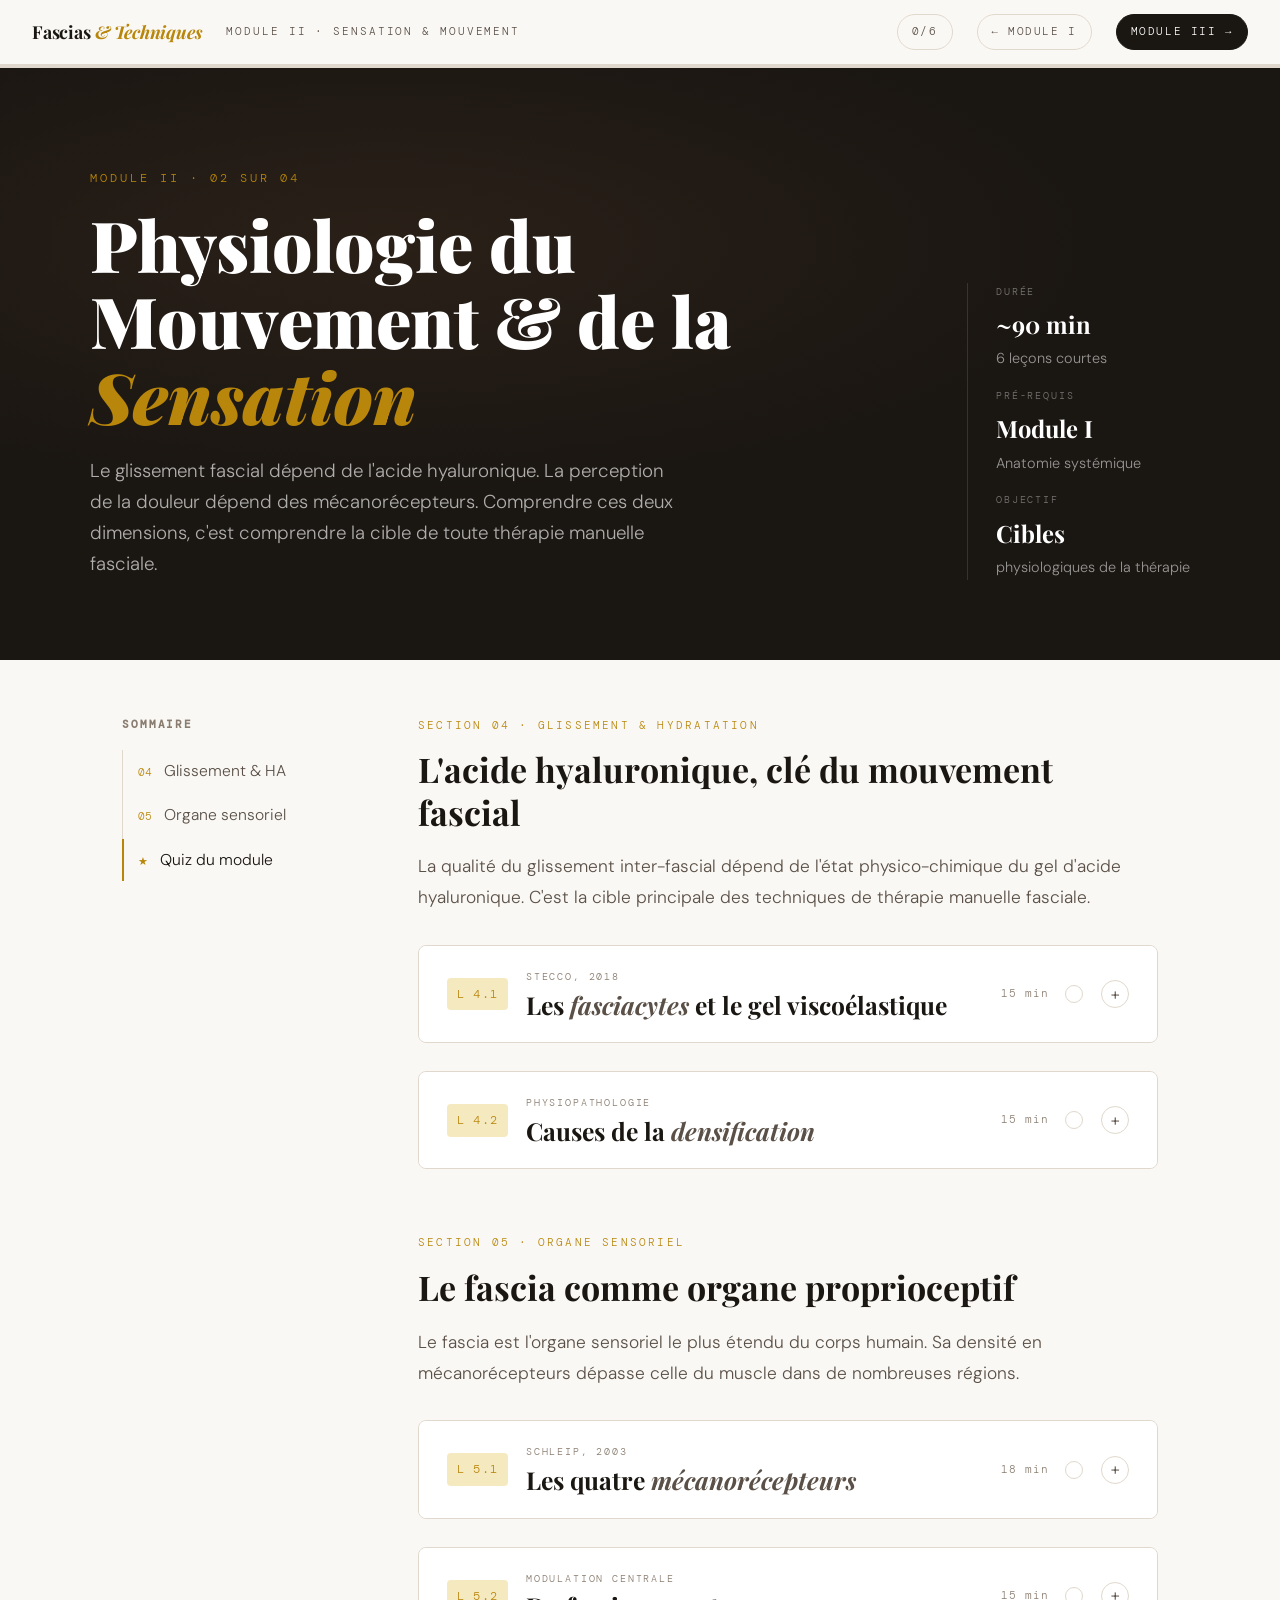
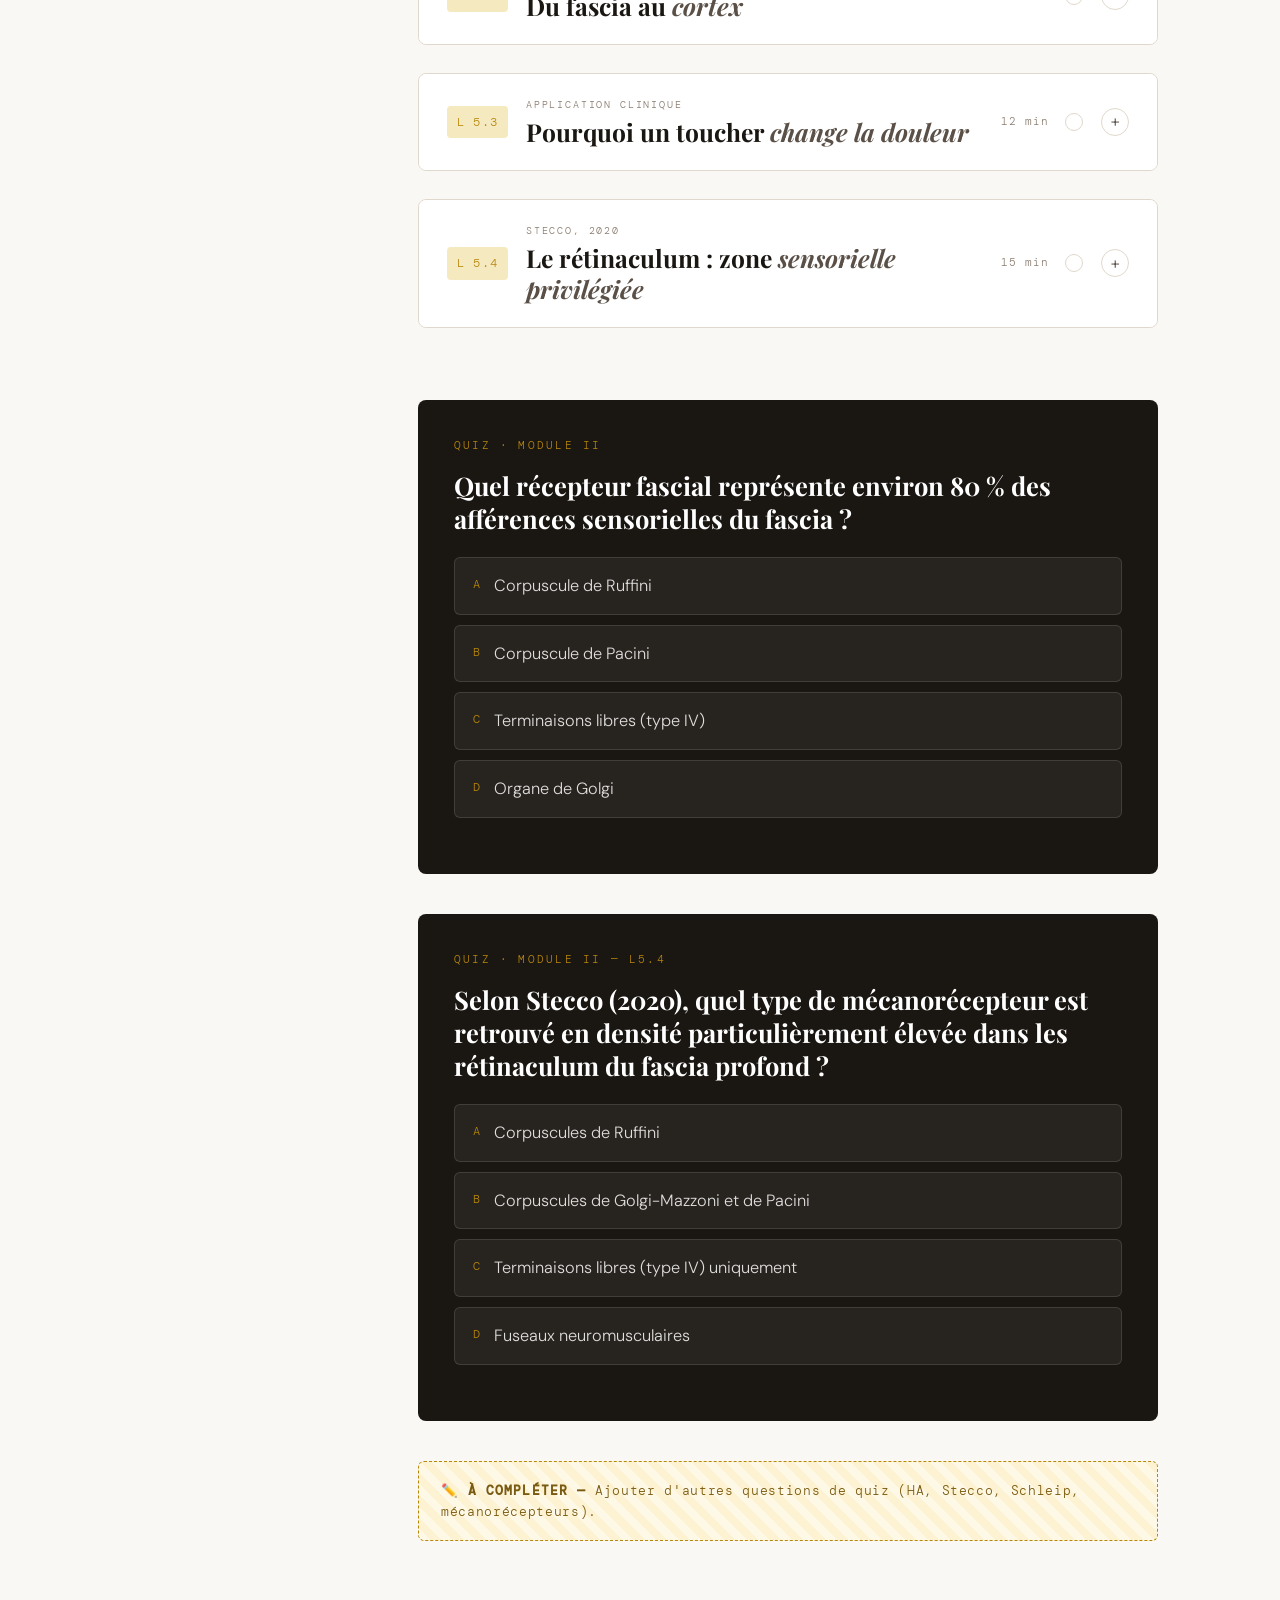
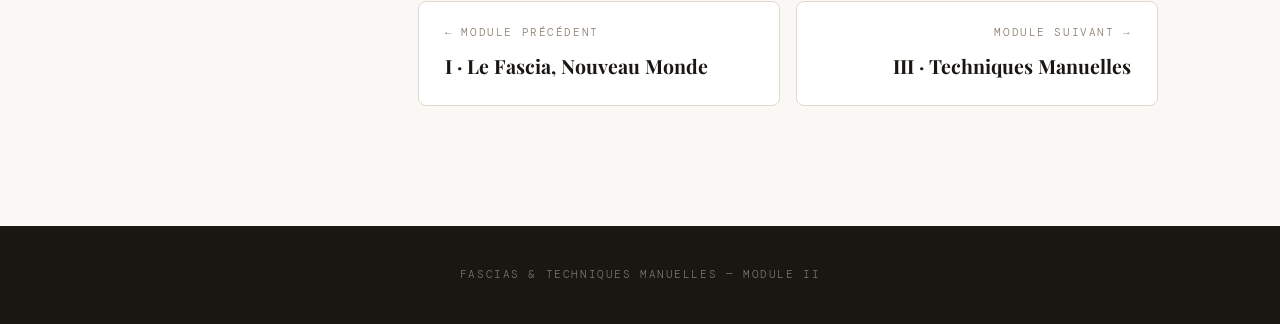
<file: module-2.html>
<!DOCTYPE html>
<html lang="fr">
<head>
<meta charset="UTF-8"/>
<meta name="viewport" content="width=device-width, initial-scale=1.0"/>
<title>Module II — Physiologie du Mouvement & de la Sensation</title>
<link rel="preconnect" href="https://fonts.googleapis.com"/>
<link rel="stylesheet" href="https://fonts.googleapis.com/css2?family=Playfair+Display:ital,wght@0,400;0,700;0,900;1,400;1,700&family=DM+Sans:wght@300;400;500;600&family=DM+Mono:wght@400;500&display=swap"/>
<link rel="stylesheet" href="styles.css"/>
</head>
<body data-module="m2">

<nav class="topbar">
  <a href="index.html" class="topbar-brand">Fascias <em>&amp; Techniques</em></a>
  <span class="topbar-crumb">Module II · Sensation &amp; Mouvement</span>
  <span class="topbar-spacer"></span>
  <span class="topbar-link" data-progress-counter>0/6</span>
  <a href="module-1.html" class="topbar-link">← Module I</a>
  <a href="module-3.html" class="topbar-link primary">Module III →</a>
</nav>
<div class="progressbar"><div class="progressbar-fill"></div></div>

<section class="module-hero">
  <div class="module-hero-inner">
    <div>
      <div class="module-hero-eyebrow">Module II · 02 sur 04</div>
      <h1>Physiologie du<br/>Mouvement &amp; de la <em>Sensation</em></h1>
      <p class="lede">Le glissement fascial dépend de l'acide hyaluronique. La perception de la douleur dépend des mécanorécepteurs. Comprendre ces deux dimensions, c'est comprendre la cible de toute thérapie manuelle fasciale.</p>
    </div>
    <dl class="module-hero-meta">
      <div><dt>Durée</dt><dd>~90 min<small>6 leçons courtes</small></dd></div>
      <div><dt>Pré-requis</dt><dd>Module I<small>Anatomie systémique</small></dd></div>
      <div><dt>Objectif</dt><dd>Cibles<small>physiologiques de la thérapie</small></dd></div>
    </dl>
  </div>
</section>

<div class="module-layout">

  <aside class="module-toc">
    <h4>Sommaire</h4>
    <ol>
      <li><a href="#sec1"><span class="toc-num">04</span>Glissement &amp; HA</a></li>
      <li><a href="#sec2"><span class="toc-num">05</span>Organe sensoriel</a></li>
      <li><a href="#sec-quiz"><span class="toc-num">★</span>Quiz du module</a></li>
    </ol>
  </aside>

  <main class="module-content">

    <!-- SECTION 1 -->
    <section id="sec1">
      <div class="module-prose" style="margin-bottom:32px;">
        <div style="font-family:'DM Mono',monospace;font-size:0.65rem;letter-spacing:0.2em;color:var(--gold);text-transform:uppercase;margin-bottom:14px;">Section 04 · Glissement &amp; Hydratation</div>
        <h3 style="font-size:2rem;margin:0 0 14px;">L'acide hyaluronique, clé du mouvement fascial</h3>
        <p>La qualité du glissement inter-fascial dépend de l'état physico-chimique du gel d'acide hyaluronique. C'est la cible principale des techniques de thérapie manuelle fasciale.</p>
      </div>

      <article class="lesson" data-lesson="m2-l1">
        <header class="lesson-header">
          <div class="lesson-num">L 4.1</div>
          <div class="lesson-title-block">
            <div class="lesson-eyebrow">Stecco, 2018</div>
            <div class="lesson-title">Les <em>fasciacytes</em> et le gel viscoélastique</div>
          </div>
          <div class="lesson-meta"><span>15 min</span><span class="read-mark"></span></div>
          <div class="lesson-toggle">+</div>
        </header>
        <div class="lesson-body">
          <p>Les <strong>fasciacytes</strong> — cellules de type fibroblastique découvertes par <strong>Carla Stecco et al. en 2018</strong> dans les fascias profonds — sécrètent en continu de l'acide hyaluronique. Cet HA forme un gel viscoélastique ultra-mince (~200 µm) entre les couches fasciales, permettant leur glissement relatif lors du mouvement.</p>
          <div class="keybox">
            <div class="keybox-title">⚗️ Physico-chimie du gel HA</div>
            <p>L'HA est une molécule à <strong>haute masse moléculaire</strong>. À pH physiologique, gel fluide (viscosité ~0.4 Pa·s). Sous charge mécanique répétée, hyperthermie locale, pH acide ou immobilité, les chaînes d'HA s'agrègent : la viscosité atteint <strong>6 à 10 Pa·s</strong> (×15-25), rendant le glissement quasi-impossible.</p>
          </div>
          <div class="placeholder">Ajouter ici votre interprétation de la rhéologie du HA, des données sur la dose mécanique nécessaire pour le ré-fluidifier, ou l'effet de l'hydratation systémique.</div>
          <div class="schema">
            <svg viewBox="0 0 820 200" xmlns="http://www.w3.org/2000/svg">
              <rect width="820" height="200" fill="#faf8f4"/>
              <text x="410" y="22" font-family="'Playfair Display',serif" font-size="14" font-weight="700" fill="#1a1612" text-anchor="middle">Densification de l'acide hyaluronique (Stecco, 2018)</text>
              <rect x="30" y="40" width="360" height="140" rx="6" fill="#e8f3ec" stroke="#3d7a52" stroke-width="1.5"/>
              <text x="210" y="60" font-family="'DM Mono',monospace" font-size="9" fill="#3d7a52" text-anchor="middle" letter-spacing="2">FASCIA SAIN</text>
              <rect x="50" y="74" width="320" height="20" fill="#a8d4c0"/>
              <text x="210" y="88" font-family="'DM Sans',sans-serif" font-size="10" fill="#0a3020" text-anchor="middle">Couche A</text>
              <ellipse cx="120" cy="115" rx="12" ry="7" fill="rgba(100,180,140,0.5)" stroke="#3d7a52"/>
              <ellipse cx="180" cy="113" rx="11" ry="7" fill="rgba(100,180,140,0.5)" stroke="#3d7a52"/>
              <ellipse cx="240" cy="116" rx="13" ry="7" fill="rgba(100,180,140,0.5)" stroke="#3d7a52"/>
              <ellipse cx="300" cy="113" rx="11" ry="7" fill="rgba(100,180,140,0.5)" stroke="#3d7a52"/>
              <text x="210" y="138" font-family="'DM Sans',sans-serif" font-size="10" fill="#3d7a52" text-anchor="middle" font-style="italic">HA fluide → glissement libre</text>
              <rect x="50" y="146" width="320" height="20" fill="#a8d4c0"/>
              <text x="210" y="160" font-family="'DM Sans',sans-serif" font-size="10" fill="#0a3020" text-anchor="middle">Couche B</text>
              <text x="410" y="115" font-family="'DM Sans',sans-serif" font-size="22" fill="#b8860b" text-anchor="middle">→</text>
              <rect x="430" y="40" width="360" height="140" rx="6" fill="#f6e6e6" stroke="#8a3d3d" stroke-width="1.5"/>
              <text x="610" y="60" font-family="'DM Mono',monospace" font-size="9" fill="#8a3d3d" text-anchor="middle" letter-spacing="2">FASCIA DENSIFIÉ</text>
              <rect x="450" y="74" width="320" height="20" fill="#e0a0a0"/>
              <text x="610" y="88" font-family="'DM Sans',sans-serif" font-size="10" fill="#501010" text-anchor="middle">Couche A</text>
              <rect x="470" y="100" width="44" height="28" fill="rgba(180,80,80,0.5)" stroke="#8a3d3d"/>
              <rect x="525" y="102" width="50" height="26" fill="rgba(180,80,80,0.5)" stroke="#8a3d3d"/>
              <rect x="585" y="100" width="46" height="28" fill="rgba(180,80,80,0.5)" stroke="#8a3d3d"/>
              <rect x="640" y="102" width="42" height="26" fill="rgba(180,80,80,0.5)" stroke="#8a3d3d"/>
              <text x="610" y="138" font-family="'DM Sans',sans-serif" font-size="10" fill="#8a3d3d" text-anchor="middle" font-style="italic">HA agrégé → friction, douleur</text>
              <rect x="450" y="146" width="320" height="20" fill="#e0a0a0"/>
              <text x="610" y="160" font-family="'DM Sans',sans-serif" font-size="10" fill="#501010" text-anchor="middle">Couche B</text>
            </svg>
            <div class="schema-cap">Fig. 2 — Mécanisme de densification de l'acide hyaluronique</div>
          </div>
        </div>
      </article>

      <article class="lesson" data-lesson="m2-l2">
        <header class="lesson-header">
          <div class="lesson-num">L 4.2</div>
          <div class="lesson-title-block">
            <div class="lesson-eyebrow">Physiopathologie</div>
            <div class="lesson-title">Causes de la <em>densification</em></div>
          </div>
          <div class="lesson-meta"><span>15 min</span><span class="read-mark"></span></div>
          <div class="lesson-toggle">+</div>
        </header>
        <div class="lesson-body">
          <p>La densification fasciale est le mécanisme physiopathologique unificateur de la plupart des douleurs myofasciales chroniques. Ses facteurs déclenchants sont multiples :</p>
          <ul class="info-list">
            <li><span class="ilb">MÉCANIQUE</span><div><strong>Surcharge chronique</strong> — posture inadaptée, mouvement répétitif, sport sans récupération. Les myofibroblastes s'activent et accélèrent l'agrégation du HA.</div></li>
            <li><span class="ilb">THERMIQUE</span><div><strong>Refroidissement</strong> — augmente la viscosité du HA. À l'inverse, la friction profonde génère ~40-42°C qui ré-fluidifie le gel.</div></li>
            <li><span class="ilb">INFLAMM.</span><div><strong>Inflammation locale</strong> — pH acide modifie les propriétés rhéologiques du HA. Mastocytes activés aggravent la densification.</div></li>
            <li><span class="ilb">IMMOBILITÉ</span><div><strong>Immobilisation</strong> — supprime la stimulation hydraulique des fasciacytes. Mécanisme des raideurs post-chirurgicales et post-traumatiques.</div></li>
          </ul>
          <div class="placeholder">Compléter avec les facteurs systémiques (nutrition, stress, sommeil) qui modulent la viscosité du HA, ou des cas cliniques de patients sédentaires vs actifs.</div>
        </div>
      </article>
    </section>

    <!-- SECTION 2 -->
    <section id="sec2" style="margin-top:64px;">
      <div class="module-prose" style="margin-bottom:32px;">
        <div style="font-family:'DM Mono',monospace;font-size:0.65rem;letter-spacing:0.2em;color:var(--gold);text-transform:uppercase;margin-bottom:14px;">Section 05 · Organe Sensoriel</div>
        <h3 style="font-size:2rem;margin:0 0 14px;">Le fascia comme organe proprioceptif</h3>
        <p>Le fascia est l'organe sensoriel le plus étendu du corps humain. Sa densité en mécanorécepteurs dépasse celle du muscle dans de nombreuses régions.</p>
      </div>

      <article class="lesson" data-lesson="m2-l3">
        <header class="lesson-header">
          <div class="lesson-num">L 5.1</div>
          <div class="lesson-title-block">
            <div class="lesson-eyebrow">Schleip, 2003</div>
            <div class="lesson-title">Les quatre <em>mécanorécepteurs</em></div>
          </div>
          <div class="lesson-meta"><span>18 min</span><span class="read-mark"></span></div>
          <div class="lesson-toggle">+</div>
        </header>
        <div class="lesson-body">
          <p>Schleip (2003) a démontré que le fascia contient quatre types de mécanorécepteurs dont la stimulation module directement le tonus sympathique, la proprioception et la perception douloureuse.</p>
          <div class="card-grid">
            <div class="card"><div class="card-icon" style="background:var(--blue-light);color:var(--blue);">RUF</div><h4>Corpuscule de Ruffini</h4><p>Adaptation <strong>lente</strong>. Pression soutenue, étirement tangentiel. <strong>Inhibe le sympathique</strong> → relâchement global. Cible principale du MFR indirect.</p></div>
            <div class="card"><div class="card-icon" style="background:var(--gold-light);color:var(--gold);">PAC</div><h4>Corpuscule de Pacini</h4><p>Adaptation <strong>rapide</strong>. Vibrations 200-300 Hz, pressions dynamiques. Concentré aux jonctions myotendineuses.</p></div>
            <div class="card"><div class="card-icon" style="background:var(--green-light);color:var(--green);">GOL</div><h4>Organe de Golgi</h4><p>Détecte la tension tendineuse. Décharge à l'étirement excessif → <strong>inhibition autogène</strong> musculaire réflexe.</p></div>
            <div class="card"><div class="card-icon" style="background:var(--red-light);color:var(--red);">IV</div><h4>Terminaisons libres (type IV)</h4><p>Non encapsulées, <strong>80 %</strong> des afférences fasciales. Substance P, CGRP, température. Source principale de la douleur myofasciale chronique.</p></div>
          </div>
          <div class="placeholder">Détailler le rôle de chaque récepteur dans une technique précise (ex : pourquoi un MFR de 90s active Ruffini plutôt que Pacini).</div>
        </div>
      </article>

      <article class="lesson" data-lesson="m2-l4">
        <header class="lesson-header">
          <div class="lesson-num">L 5.2</div>
          <div class="lesson-title-block">
            <div class="lesson-eyebrow">Modulation centrale</div>
            <div class="lesson-title">Du fascia au <em>cortex</em></div>
          </div>
          <div class="lesson-meta"><span>15 min</span><span class="read-mark"></span></div>
          <div class="lesson-toggle">+</div>
        </header>
        <div class="lesson-body">
          <p>La stimulation des mécanorécepteurs fasciaux engage un circuit ascendant moelle → tronc cérébral → cortex et système autonome, expliquant les effets globaux des techniques manuelles.</p>
          <div class="schema">
            <svg viewBox="0 0 820 180" xmlns="http://www.w3.org/2000/svg">
              <rect width="820" height="180" fill="#faf8f4"/>
              <rect x="20" y="30" width="120" height="120" rx="4" fill="#e8f3ec" stroke="#3d7a52" stroke-width="1.5"/>
              <text x="80" y="54" font-family="'DM Mono',monospace" font-size="9" fill="#3d7a52" text-anchor="middle">FASCIA</text>
              <text x="80" y="74" font-family="'DM Sans',sans-serif" font-size="10" fill="#1a4a2a" text-anchor="middle">Ruffini · Pacini</text>
              <text x="80" y="90" font-family="'DM Sans',sans-serif" font-size="10" fill="#1a4a2a" text-anchor="middle">Golgi · Type IV</text>
              <line x1="140" y1="90" x2="200" y2="90" stroke="#6a4a8a" stroke-width="2"/>
              <polygon points="200,85 210,90 200,95" fill="#6a4a8a"/>
              <rect x="210" y="30" width="130" height="120" rx="4" fill="#ede6f6" stroke="#6a4a8a" stroke-width="1.5"/>
              <text x="275" y="54" font-family="'DM Mono',monospace" font-size="9" fill="#6a4a8a" text-anchor="middle">MOELLE</text>
              <text x="275" y="74" font-family="'DM Sans',sans-serif" font-size="10" fill="#3a1a5a" text-anchor="middle">Corne dorsale</text>
              <text x="275" y="90" font-family="'DM Sans',sans-serif" font-size="10" fill="#3a1a5a" text-anchor="middle">Gate Control</text>
              <line x1="340" y1="90" x2="400" y2="90" stroke="#2e5e8a" stroke-width="2"/>
              <polygon points="400,85 410,90 400,95" fill="#2e5e8a"/>
              <rect x="410" y="30" width="130" height="120" rx="4" fill="#e6eef6" stroke="#2e5e8a" stroke-width="1.5"/>
              <text x="475" y="54" font-family="'DM Mono',monospace" font-size="9" fill="#2e5e8a" text-anchor="middle">TRONC CÉRÉBRAL</text>
              <text x="475" y="74" font-family="'DM Sans',sans-serif" font-size="10" fill="#0a3060" text-anchor="middle">Locus cœruleus</text>
              <text x="475" y="90" font-family="'DM Sans',sans-serif" font-size="10" fill="#0a3060" text-anchor="middle">Système limbique</text>
              <line x1="540" y1="90" x2="600" y2="90" stroke="#3d7a52" stroke-width="2"/>
              <polygon points="600,85 610,90 600,95" fill="#3d7a52"/>
              <rect x="610" y="30" width="190" height="120" rx="4" fill="#e8f3ec" stroke="#3d7a52" stroke-width="1.5"/>
              <text x="705" y="54" font-family="'DM Mono',monospace" font-size="9" fill="#3d7a52" text-anchor="middle">CORTEX + AUTONOME</text>
              <text x="705" y="74" font-family="'DM Sans',sans-serif" font-size="10" fill="#1a4a2a" text-anchor="middle">Sympathique ↓</text>
              <text x="705" y="90" font-family="'DM Sans',sans-serif" font-size="10" fill="#1a4a2a" text-anchor="middle">Vasodilatation ↑</text>
              <text x="705" y="106" font-family="'DM Sans',sans-serif" font-size="10" fill="#1a4a2a" text-anchor="middle">β-endorphines ↑</text>
            </svg>
            <div class="schema-cap">Fig. 3 — Circuit neurosensoriel fascial et modulation centrale</div>
          </div>
          <div class="placeholder">Ajouter ici l'explication du Gate Control de Melzack &amp; Wall, ou les données récentes sur l'interoception fasciale.</div>
        </div>
      </article>

      <article class="lesson" data-lesson="m2-l5">
        <header class="lesson-header">
          <div class="lesson-num">L 5.3</div>
          <div class="lesson-title-block">
            <div class="lesson-eyebrow">Application clinique</div>
            <div class="lesson-title">Pourquoi un toucher <em>change la douleur</em></div>
          </div>
          <div class="lesson-meta"><span>12 min</span><span class="read-mark"></span></div>
          <div class="lesson-toggle">+</div>
        </header>
        <div class="lesson-body">
          <p>L'effet thérapeutique d'une technique manuelle ne dépend pas seulement de l'effet local sur le HA : il dépend aussi du circuit neurosensoriel engagé par le mode de stimulation.</p>
          <div class="keybox green">
            <div class="keybox-title">⚡ Synthèse pratique</div>
            <p>Une <strong>pression soutenue</strong> de 90 secondes ou plus active sélectivement les Ruffini → effet sur le sympathique. Un <strong>cisaillement rapide</strong> active Pacini → effet sur la proprioception. La combinaison des deux explique l'efficacité globale du MFR sur la douleur chronique.</p>
          </div>
          <div class="placeholder large">Espace libre pour développer votre raisonnement clinique : choix de la technique selon le profil du patient, posologie manuelle (durée, pression, répétition), critères d'arrêt.</div>
        </div>
      </article>
    </section>

      <article class="lesson" data-lesson="m2-l6">
        <header class="lesson-header">
          <div class="lesson-num">L 5.4</div>
          <div class="lesson-title-block">
            <div class="lesson-eyebrow">Stecco, 2020</div>
            <div class="lesson-title">Le rétinaculum : zone <em>sensorielle privilégiée</em></div>
          </div>
          <div class="lesson-meta"><span>15 min</span><span class="read-mark"></span></div>
          <div class="lesson-toggle">+</div>
        </header>
        <div class="lesson-body">
          <p>Les <strong>rétinaculum</strong> sont des épaississements localisés du fascia profond, situés au niveau des grandes articulations (cheville, poignet, genou). Longtemps considérés comme de simples structures mécaniques maintenant les tendons plaqués contre l'os, les travaux de <strong>Stecco et al. (2020)</strong> ont révélé une tout autre réalité : les rétinaculum constituent les <strong>zones les plus richement innervées du fascia profond</strong>.</p>
          <div class="keybox">
            <div class="keybox-title">🔬 Ce que Stecco a montré</div>
            <p>Sur des pièces cadavériques, Stecco et al. ont quantifié la densité en mécanorécepteurs du rétinaculum versus le fascia profond adjacent. Résultat : <strong>densité de corpuscules de Golgi-Mazzoni et de Pacini significativement supérieure</strong> dans les rétinaculum. Ces zones concentrent les afférences proprioceptives précises — détection de la position articulaire, de la tension, de la vitesse de déplacement tendineux.</p>
          </div>
          <div class="card-grid">
            <div class="card"><div class="card-icon" style="background:var(--green-light);color:var(--green);">GM</div><h4>Corpuscules de Golgi-Mazzoni</h4><p>Dominants dans les rétinaculum. Détectent la <strong>compression et le cisaillement</strong> à la jonction fascia-os. Signal proprioceptif de haute précision sur la position articulaire.</p></div>
            <div class="card"><div class="card-icon" style="background:var(--gold-light);color:var(--gold);">PAC</div><h4>Corpuscules de Pacini</h4><p>Présents en concentration élevée. Répondent aux <strong>vibrations et pressions dynamiques</strong>. Détection des changements rapides de tension au passage du tendon.</p></div>
            <div class="card"><div class="card-icon" style="background:var(--red-light);color:var(--red);">IV</div><h4>Terminaisons libres</h4><p>Également présentes. Source potentielle de <strong>douleur locale</strong> en cas de densification ou de contrainte excessive — notamment au rétinaculum des extenseurs de cheville.</p></div>
          </div>
          <div class="keybox green">
            <div class="keybox-title">⚡ Implication clinique directe</div>
            <p>Si le rétinaculum est la zone la plus proprioceptive du fascia profond, une technique manuelle appliquée <em>précisément sur un rétinaculum</em> produit un effet neurophysiologique supérieur à une technique générale sur le fascia adjacent. C'est le fondement des <strong>points CC (Centre de Coordination)</strong> de la Manipulation Fasciale de Stecco, dont beaucoup se projettent à proximité des rétinaculum articulaires.</p>
          </div>
          <div class="schema">
            <svg viewBox="0 0 820 200" xmlns="http://www.w3.org/2000/svg">
              <rect width="820" height="200" fill="#faf8f4"/>
              <text x="410" y="22" font-family="'Playfair Display',serif" font-size="13" font-weight="700" fill="#1a1612" text-anchor="middle">Densité en mécanorécepteurs : fascia profond standard vs rétinaculum (Stecco, 2020)</text>
              <rect x="30" y="40" width="340" height="140" rx="6" fill="#e8f3ec" stroke="#3d7a52" stroke-width="1.5"/>
              <text x="200" y="62" font-family="'DM Mono',monospace" font-size="9" fill="#3d7a52" text-anchor="middle" letter-spacing="2">FASCIA PROFOND STANDARD</text>
              <circle cx="100" cy="100" r="5" fill="#3d7a52" opacity="0.5"/>
              <circle cx="170" cy="125" r="5" fill="#3d7a52" opacity="0.5"/>
              <circle cx="230" cy="90" r="5" fill="#3d7a52" opacity="0.5"/>
              <circle cx="300" cy="115" r="5" fill="#3d7a52" opacity="0.5"/>
              <text x="200" y="165" font-family="'DM Sans',sans-serif" font-size="10" fill="#3d7a52" text-anchor="middle" font-style="italic">Innervation modérée</text>
              <text x="410" y="115" font-family="'DM Sans',sans-serif" font-size="22" fill="#b8860b" text-anchor="middle">→</text>
              <rect x="450" y="40" width="340" height="140" rx="6" fill="#ede6f6" stroke="#6a4a8a" stroke-width="2"/>
              <text x="620" y="62" font-family="'DM Mono',monospace" font-size="9" fill="#6a4a8a" text-anchor="middle" letter-spacing="2">RÉTINACULUM</text>
              <circle cx="490" cy="88" r="5" fill="#6a4a8a" opacity="0.85"/>
              <circle cx="515" cy="112" r="5" fill="#6a4a8a" opacity="0.85"/>
              <circle cx="540" cy="90" r="5" fill="#6a4a8a" opacity="0.85"/>
              <circle cx="565" cy="130" r="5" fill="#6a4a8a" opacity="0.85"/>
              <circle cx="590" cy="100" r="5" fill="#6a4a8a" opacity="0.85"/>
              <circle cx="615" cy="118" r="5" fill="#6a4a8a" opacity="0.85"/>
              <circle cx="638" cy="85" r="5" fill="#6a4a8a" opacity="0.85"/>
              <circle cx="660" cy="108" r="5" fill="#6a4a8a" opacity="0.85"/>
              <circle cx="685" cy="128" r="5" fill="#6a4a8a" opacity="0.85"/>
              <circle cx="710" cy="94" r="5" fill="#6a4a8a" opacity="0.85"/>
              <circle cx="735" cy="115" r="5" fill="#6a4a8a" opacity="0.85"/>
              <circle cx="758" cy="100" r="5" fill="#6a4a8a" opacity="0.85"/>
              <text x="620" y="165" font-family="'DM Sans',sans-serif" font-size="10" fill="#6a4a8a" text-anchor="middle" font-style="italic">Innervation proprioceptive dense</text>
            </svg>
            <div class="schema-cap">Fig. 4 — Comparaison de la densité en mécanorécepteurs : fascia profond standard vs rétinaculum (d'après Stecco et al., 2020)</div>
          </div>
          <div class="placeholder">Compléter avec votre expérience clinique : zones préférentielles d'application (rétinaculum des extenseurs de cheville, rétinaculum patellaire, rétinaculum du carpe), lien avec les points CC de la Manipulation Fasciale Stecco, ou cas cliniques de douleurs articulaires persistantes dont la source était un rétinaculum densifié.</div>
        </div>
      </article>

    <!-- QUIZ -->
    <section id="sec-quiz" style="margin-top:72px;">
      <div class="quiz" data-correct="c">
        <div class="quiz-eyebrow">Quiz · Module II</div>
        <h3>Quel récepteur fascial représente environ 80 % des afférences sensorielles du fascia ?</h3>
        <div class="quiz-options">
          <div class="quiz-option" data-value="a"><span class="qo-letter">A</span>Corpuscule de Ruffini</div>
          <div class="quiz-option" data-value="b"><span class="qo-letter">B</span>Corpuscule de Pacini</div>
          <div class="quiz-option" data-value="c"><span class="qo-letter">C</span>Terminaisons libres (type IV)</div>
          <div class="quiz-option" data-value="d"><span class="qo-letter">D</span>Organe de Golgi</div>
        </div>
        <div class="quiz-feedback">Réponse : <strong>C</strong>. Les terminaisons libres non encapsulées de type IV constituent ~80 % des afférences fasciales et sont la source principale de la douleur myofasciale chronique.</div>
      </div>
      <div class="quiz" data-correct="b" style="margin-top:32px;">
        <div class="quiz-eyebrow">Quiz · Module II — L5.4</div>
        <h3>Selon Stecco (2020), quel type de mécanorécepteur est retrouvé en densité particulièrement élevée dans les rétinaculum du fascia profond ?</h3>
        <div class="quiz-options">
          <div class="quiz-option" data-value="a"><span class="qo-letter">A</span>Corpuscules de Ruffini</div>
          <div class="quiz-option" data-value="b"><span class="qo-letter">B</span>Corpuscules de Golgi-Mazzoni et de Pacini</div>
          <div class="quiz-option" data-value="c"><span class="qo-letter">C</span>Terminaisons libres (type IV) uniquement</div>
          <div class="quiz-option" data-value="d"><span class="qo-letter">D</span>Fuseaux neuromusculaires</div>
        </div>
        <div class="quiz-feedback">Réponse : <strong>B</strong>. Stecco et al. (2020) ont démontré une densité significativement supérieure de corpuscules de Golgi-Mazzoni et de Pacini dans les rétinaculum vs le fascia profond adjacent — confirmant leur rôle de zone proprioceptive privilégiée du fascia profond.</div>
      </div>
      <div class="placeholder">Ajouter d'autres questions de quiz (HA, Stecco, Schleip, mécanorécepteurs).</div>
    </section>

    <nav class="next-nav">
      <a href="module-1.html" class="next-prev"><div class="nn-label">← Module précédent</div><div class="nn-title">I · Le Fascia, Nouveau Monde</div></a>
      <a href="module-3.html" class="next-next"><div class="nn-label">Module suivant →</div><div class="nn-title">III · Techniques Manuelles</div></a>
    </nav>

  </main>
</div>

<footer class="site-footer">Fascias &amp; Techniques Manuelles — Module II</footer>
<script src="app.js"></script>
</body>
</html>
</file>
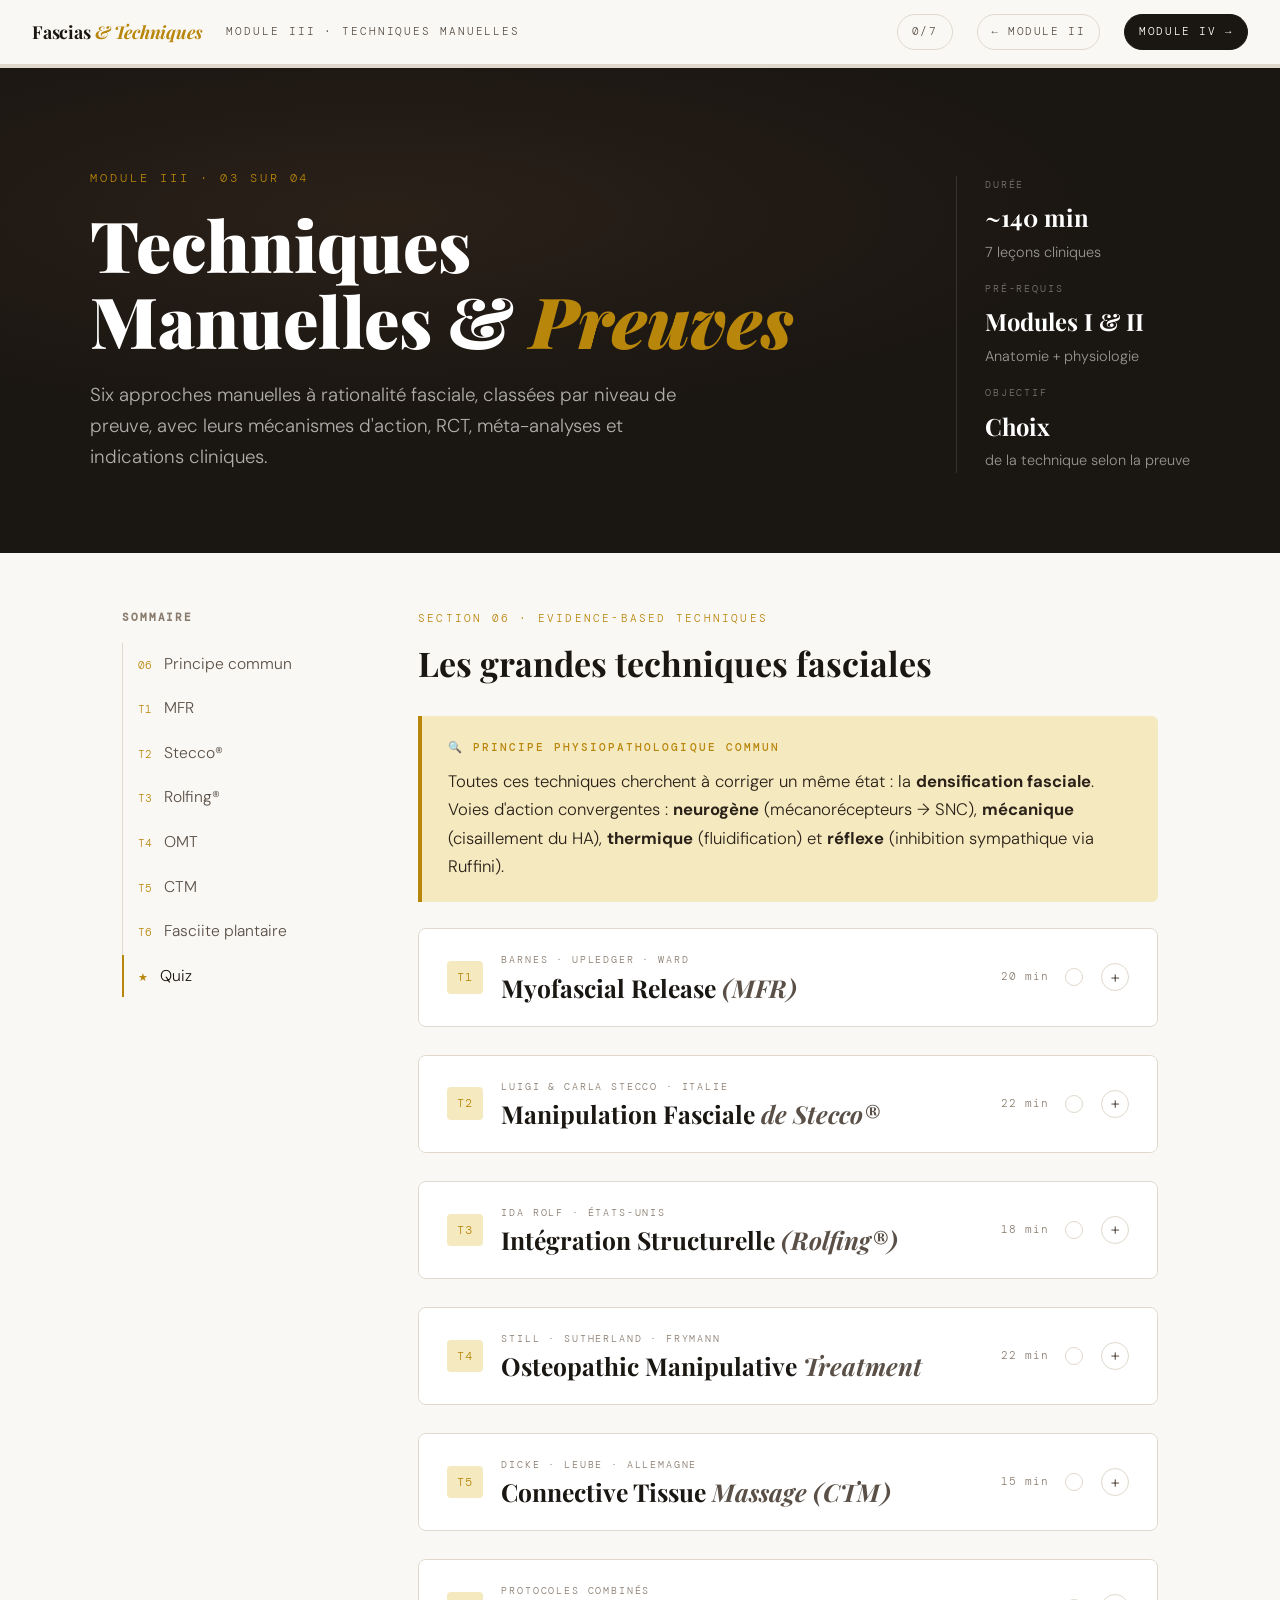
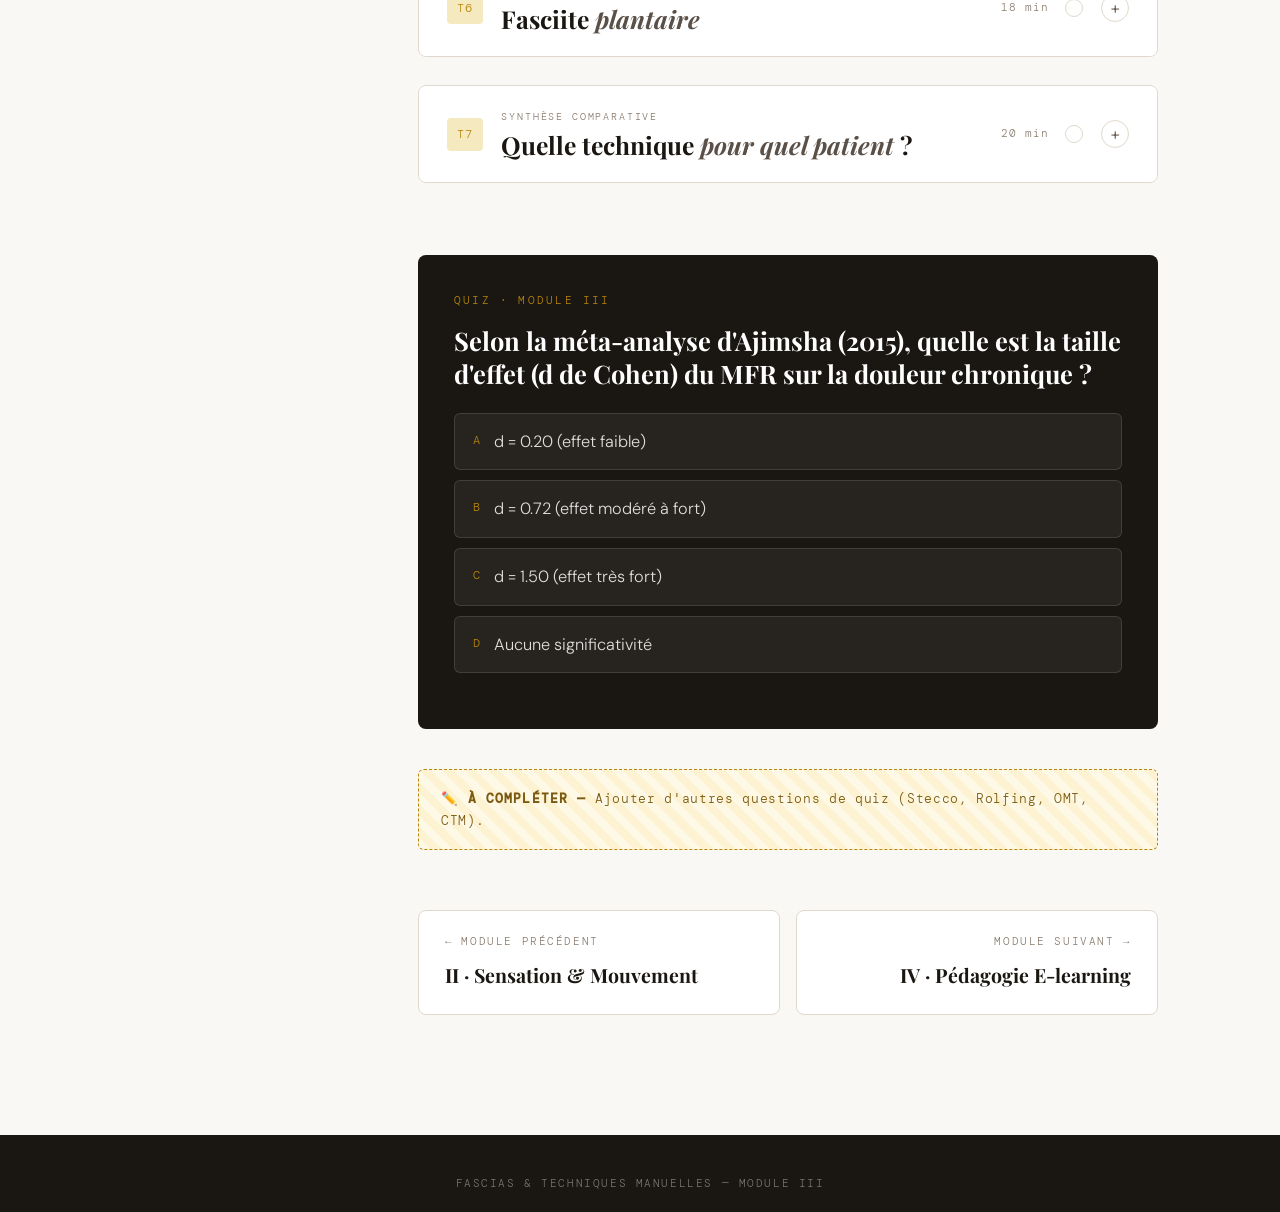
<file: module-3.html>
<!DOCTYPE html>
<html lang="fr">
<head>
<meta charset="UTF-8"/>
<meta name="viewport" content="width=device-width, initial-scale=1.0"/>
<title>Module III — Techniques Manuelles & Preuves</title>
<link rel="preconnect" href="https://fonts.googleapis.com"/>
<link rel="stylesheet" href="https://fonts.googleapis.com/css2?family=Playfair+Display:ital,wght@0,400;0,700;0,900;1,400;1,700&family=DM+Sans:wght@300;400;500;600&family=DM+Mono:wght@400;500&display=swap"/>
<link rel="stylesheet" href="styles.css"/>
</head>
<body data-module="m3">

<nav class="topbar">
  <a href="index.html" class="topbar-brand">Fascias <em>&amp; Techniques</em></a>
  <span class="topbar-crumb">Module III · Techniques Manuelles</span>
  <span class="topbar-spacer"></span>
  <span class="topbar-link" data-progress-counter>0/7</span>
  <a href="module-2.html" class="topbar-link">← Module II</a>
  <a href="module-4.html" class="topbar-link primary">Module IV →</a>
</nav>
<div class="progressbar"><div class="progressbar-fill"></div></div>

<section class="module-hero">
  <div class="module-hero-inner">
    <div>
      <div class="module-hero-eyebrow">Module III · 03 sur 04</div>
      <h1>Techniques<br/>Manuelles &amp; <em>Preuves</em></h1>
      <p class="lede">Six approches manuelles à rationalité fasciale, classées par niveau de preuve, avec leurs mécanismes d'action, RCT, méta-analyses et indications cliniques.</p>
    </div>
    <dl class="module-hero-meta">
      <div><dt>Durée</dt><dd>~140 min<small>7 leçons cliniques</small></dd></div>
      <div><dt>Pré-requis</dt><dd>Modules I &amp; II<small>Anatomie + physiologie</small></dd></div>
      <div><dt>Objectif</dt><dd>Choix<small>de la technique selon la preuve</small></dd></div>
    </dl>
  </div>
</section>

<div class="module-layout">

  <aside class="module-toc">
    <h4>Sommaire</h4>
    <ol>
      <li><a href="#intro"><span class="toc-num">06</span>Principe commun</a></li>
      <li><a href="#t1"><span class="toc-num">T1</span>MFR</a></li>
      <li><a href="#t2"><span class="toc-num">T2</span>Stecco®</a></li>
      <li><a href="#t3"><span class="toc-num">T3</span>Rolfing®</a></li>
      <li><a href="#t4"><span class="toc-num">T4</span>OMT</a></li>
      <li><a href="#t5"><span class="toc-num">T5</span>CTM</a></li>
      <li><a href="#t6"><span class="toc-num">T6</span>Fasciite plantaire</a></li>
      <li><a href="#sec-quiz"><span class="toc-num">★</span>Quiz</a></li>
    </ol>
  </aside>

  <main class="module-content">

    <section id="intro">
      <div class="module-prose" style="margin-bottom:32px;">
        <div style="font-family:'DM Mono',monospace;font-size:0.65rem;letter-spacing:0.2em;color:var(--gold);text-transform:uppercase;margin-bottom:14px;">Section 06 · Evidence-Based Techniques</div>
        <h3 style="font-size:2rem;margin:0 0 14px;">Les grandes techniques fasciales</h3>
      </div>
      <div class="keybox">
        <div class="keybox-title">🔍 Principe physiopathologique commun</div>
        <p>Toutes ces techniques cherchent à corriger un même état : la <strong>densification fasciale</strong>. Voies d'action convergentes : <strong>neurogène</strong> (mécanorécepteurs → SNC), <strong>mécanique</strong> (cisaillement du HA), <strong>thermique</strong> (fluidification) et <strong>réflexe</strong> (inhibition sympathique via Ruffini).</p>
      </div>
    </section>

    <article class="lesson" id="t1" data-lesson="m3-l1">
      <header class="lesson-header">
        <div class="lesson-num">T1</div>
        <div class="lesson-title-block">
          <div class="lesson-eyebrow">Barnes · Upledger · Ward</div>
          <div class="lesson-title">Myofascial Release <em>(MFR)</em></div>
        </div>
        <div class="lesson-meta"><span>20 min</span><span class="read-mark"></span></div>
        <div class="lesson-toggle">+</div>
      </header>
      <div class="lesson-body">
        <p>Pression soutenue à faible force (quelques Newtons) appliquée <em>lentement</em> sur le fascia jusqu'à perception d'un <strong>relâchement tissulaire</strong>. Deux variantes : MFR <strong>directe</strong> (barrière engagée) et <strong>indirecte</strong> (suivi du mouvement vers la liberté). Mécanisme : stimulation des <strong>Ruffini</strong> + déformation viscoélastique de la matrice.</p>
        <div class="evidence">
          <div class="evidence-label">📊 Méta-analyse — Ajimsha et al. (2015) · JBMT</div>
          <p>12 RCTs · n = 559 · Réduction de la douleur chronique (EVA : <strong>−2.1 cm</strong>, IC 95% [−2.8 ; −1.4]) · Taille d'effet d = 0.72.</p>
        </div>
        <div class="evidence">
          <div class="evidence-label">📊 Fibromyalgie — Castro-Sánchez et al. (2011) · JMPT</div>
          <p>RCT · n = 86 · MFR vs sham. Amélioration douleur (EVA −1.8), sommeil et fatigue à 20 sem. Maintien à 6 mois dans MFR uniquement.</p>
        </div>
        <div class="placeholder">Compléter avec votre protocole MFR personnel : positionnement, durée par zone, signes du relâchement, contre-indications.</div>
      </div>
    </article>

    <article class="lesson" id="t2" data-lesson="m3-l2">
      <header class="lesson-header">
        <div class="lesson-num">T2</div>
        <div class="lesson-title-block">
          <div class="lesson-eyebrow">Luigi &amp; Carla Stecco · Italie</div>
          <div class="lesson-title">Manipulation Fasciale <em>de Stecco®</em></div>
        </div>
        <div class="lesson-meta"><span>22 min</span><span class="read-mark"></span></div>
        <div class="lesson-toggle">+</div>
      </header>
      <div class="lesson-body">
        <p>Approche structurée autour de <strong>Centres de Coordination (CC)</strong> sur le fascia profond, et de <strong>Centres de Fusion (CF)</strong> pour les diagonales. La friction profonde (3-5 min) génère une élévation locale de température, fluidifiant le gel HA.</p>
        <div class="evidence">
          <div class="evidence-label">📊 Méta-analyse 2025 — Douleurs MSK</div>
          <p>Lombalgies, cervicalgies, épaule, genou : résultats positifs. <strong>Limites</strong> : niveau de preuve faible à modéré (GRADE), hétérogénéité des populations.</p>
        </div>
        <div class="placeholder">Ajouter votre cartographie des CC, le séquentiel d'évaluation, ou les particularités des CF dans votre pratique.</div>
      </div>
    </article>

    <article class="lesson" id="t3" data-lesson="m3-l3">
      <header class="lesson-header">
        <div class="lesson-num">T3</div>
        <div class="lesson-title-block">
          <div class="lesson-eyebrow">Ida Rolf · États-Unis</div>
          <div class="lesson-title">Intégration Structurelle <em>(Rolfing®)</em></div>
        </div>
        <div class="lesson-meta"><span>18 min</span><span class="read-mark"></span></div>
        <div class="lesson-toggle">+</div>
      </header>
      <div class="lesson-body">
        <p>Système de <strong>10 séances</strong> progressives visant à rééquilibrer la structure dans le champ gravitaire. Plans superficiels (1-3), profonds (4-7), intégration (8-10).</p>
        <div class="evidence">
          <div class="evidence-label">📊 Revue — Jacobson (2011)</div>
          <p>7 études : amélioration flexibilité spinale, réduction douleurs chroniques épaule et dos. Résultats prometteurs, niveau de preuve limité.</p>
        </div>
        <div class="placeholder">Espace pour détailler le déroulé des 10 séances et leurs objectifs spécifiques.</div>
      </div>
    </article>

    <article class="lesson" id="t4" data-lesson="m3-l4">
      <header class="lesson-header">
        <div class="lesson-num">T4</div>
        <div class="lesson-title-block">
          <div class="lesson-eyebrow">Still · Sutherland · Frymann</div>
          <div class="lesson-title">Osteopathic Manipulative <em>Treatment</em></div>
        </div>
        <div class="lesson-meta"><span>22 min</span><span class="read-mark"></span></div>
        <div class="lesson-toggle">+</div>
      </header>
      <div class="lesson-body">
        <p>Techniques myofasciales indirectes (functional, BLT), HVLA sur les récepteurs capsulaires, approche crânio-sacrée sur la dure-mère.</p>
        <div class="evidence">
          <div class="evidence-label">📊 Lombalgie — Franke et al. (2014)</div>
          <p>6 RCTs · n = 525 · OMT réduit la douleur lombaire (SMD = −0.43) et améliore la fonction (SMD = −0.44). Effets maintenus à 3 mois.</p>
        </div>
        <div class="placeholder">Ajouter les protocoles d'évaluation préalable et le raisonnement de choix entre techniques directes et indirectes.</div>
      </div>
    </article>

    <article class="lesson" id="t5" data-lesson="m3-l5">
      <header class="lesson-header">
        <div class="lesson-num">T5</div>
        <div class="lesson-title-block">
          <div class="lesson-eyebrow">Dicke · Leube · Allemagne</div>
          <div class="lesson-title">Connective Tissue <em>Massage (CTM)</em></div>
        </div>
        <div class="lesson-meta"><span>15 min</span><span class="read-mark"></span></div>
        <div class="lesson-toggle">+</div>
      </header>
      <div class="lesson-body">
        <p>Traction tangentielle sur le fascia superficiel avec le majeur, produisant un sillon cutané. Mécanisme principalement <strong>réflexe-autonome</strong>.</p>
        <div class="evidence">
          <div class="evidence-label">📊 Fibromyalgie — MFR vs CTM (2021)</div>
          <p>RCT · n = 72. Les deux techniques réduisent FIQ. MFR : avantage sur la douleur. CTM : avantage sur la fatigue et le sommeil. Effets complémentaires.</p>
        </div>
        <div class="placeholder">Compléter avec les zones réflexes de Dicke et leur application clinique en pathologie viscérale.</div>
      </div>
    </article>

    <article class="lesson" id="t6" data-lesson="m3-l6">
      <header class="lesson-header">
        <div class="lesson-num">T6</div>
        <div class="lesson-title-block">
          <div class="lesson-eyebrow">Protocoles combinés</div>
          <div class="lesson-title">Fasciite <em>plantaire</em></div>
        </div>
        <div class="lesson-meta"><span>18 min</span><span class="read-mark"></span></div>
        <div class="lesson-toggle">+</div>
      </header>
      <div class="lesson-body">
        <p>Modèle clinique le mieux documenté. L'aponévrose plantaire (chaîne LSP) répond à : étirement du mollet + massage transverse profond + MFR de la plante.</p>
        <div class="evidence">
          <div class="evidence-label">📊 Renan-Ordine et al. (2011) · JOSPT</div>
          <p>RCT · n = 60. MFR + étirements vs étirements seuls. Réduction douleur matinale : <strong>−3.1 cm vs −1.4 cm</strong> à 4 sem (p &lt; 0.001).</p>
        </div>
        <div class="placeholder large">Espace libre — ajouter votre protocole complet (auto-massage balle, exercices excentriques, fréquence), les critères d'arrêt et les drapeaux rouges.</div>
      </div>
    </article>

    <article class="lesson" id="t7" data-lesson="m3-l7">
      <header class="lesson-header">
        <div class="lesson-num">T7</div>
        <div class="lesson-title-block">
          <div class="lesson-eyebrow">Synthèse comparative</div>
          <div class="lesson-title">Quelle technique <em>pour quel patient</em> ?</div>
        </div>
        <div class="lesson-meta"><span>20 min</span><span class="read-mark"></span></div>
        <div class="lesson-toggle">+</div>
      </header>
      <div class="lesson-body">
        <p>Aucune technique n'est supérieure aux autres dans l'absolu. Le choix dépend du tissu cible, du profil du patient et de la chronicité.</p>
        <div class="placeholder large">Construire ici votre arbre décisionnel : cervicalgie chronique → ?, lombalgie aigüe → ?, fibromyalgie → ?, sportif jeune vs sédentaire âgé.</div>
      </div>
    </article>

    <section id="sec-quiz" style="margin-top:72px;">
      <div class="quiz" data-correct="b">
        <div class="quiz-eyebrow">Quiz · Module III</div>
        <h3>Selon la méta-analyse d'Ajimsha (2015), quelle est la taille d'effet (d de Cohen) du MFR sur la douleur chronique ?</h3>
        <div class="quiz-options">
          <div class="quiz-option" data-value="a"><span class="qo-letter">A</span>d = 0.20 (effet faible)</div>
          <div class="quiz-option" data-value="b"><span class="qo-letter">B</span>d = 0.72 (effet modéré à fort)</div>
          <div class="quiz-option" data-value="c"><span class="qo-letter">C</span>d = 1.50 (effet très fort)</div>
          <div class="quiz-option" data-value="d"><span class="qo-letter">D</span>Aucune significativité</div>
        </div>
        <div class="quiz-feedback">Réponse : <strong>B — d = 0.72</strong>. Effet modéré à fort, avec EVA −2.1 cm. Limite principale : hétérogénéité des protocoles.</div>
      </div>
      <div class="placeholder">Ajouter d'autres questions de quiz (Stecco, Rolfing, OMT, CTM).</div>
    </section>

    <nav class="next-nav">
      <a href="module-2.html" class="next-prev"><div class="nn-label">← Module précédent</div><div class="nn-title">II · Sensation &amp; Mouvement</div></a>
      <a href="module-4.html" class="next-next"><div class="nn-label">Module suivant →</div><div class="nn-title">IV · Pédagogie E-learning</div></a>
    </nav>

  </main>
</div>

<footer class="site-footer">Fascias &amp; Techniques Manuelles — Module III</footer>
<script src="app.js"></script>
</body>
</html>
</file>
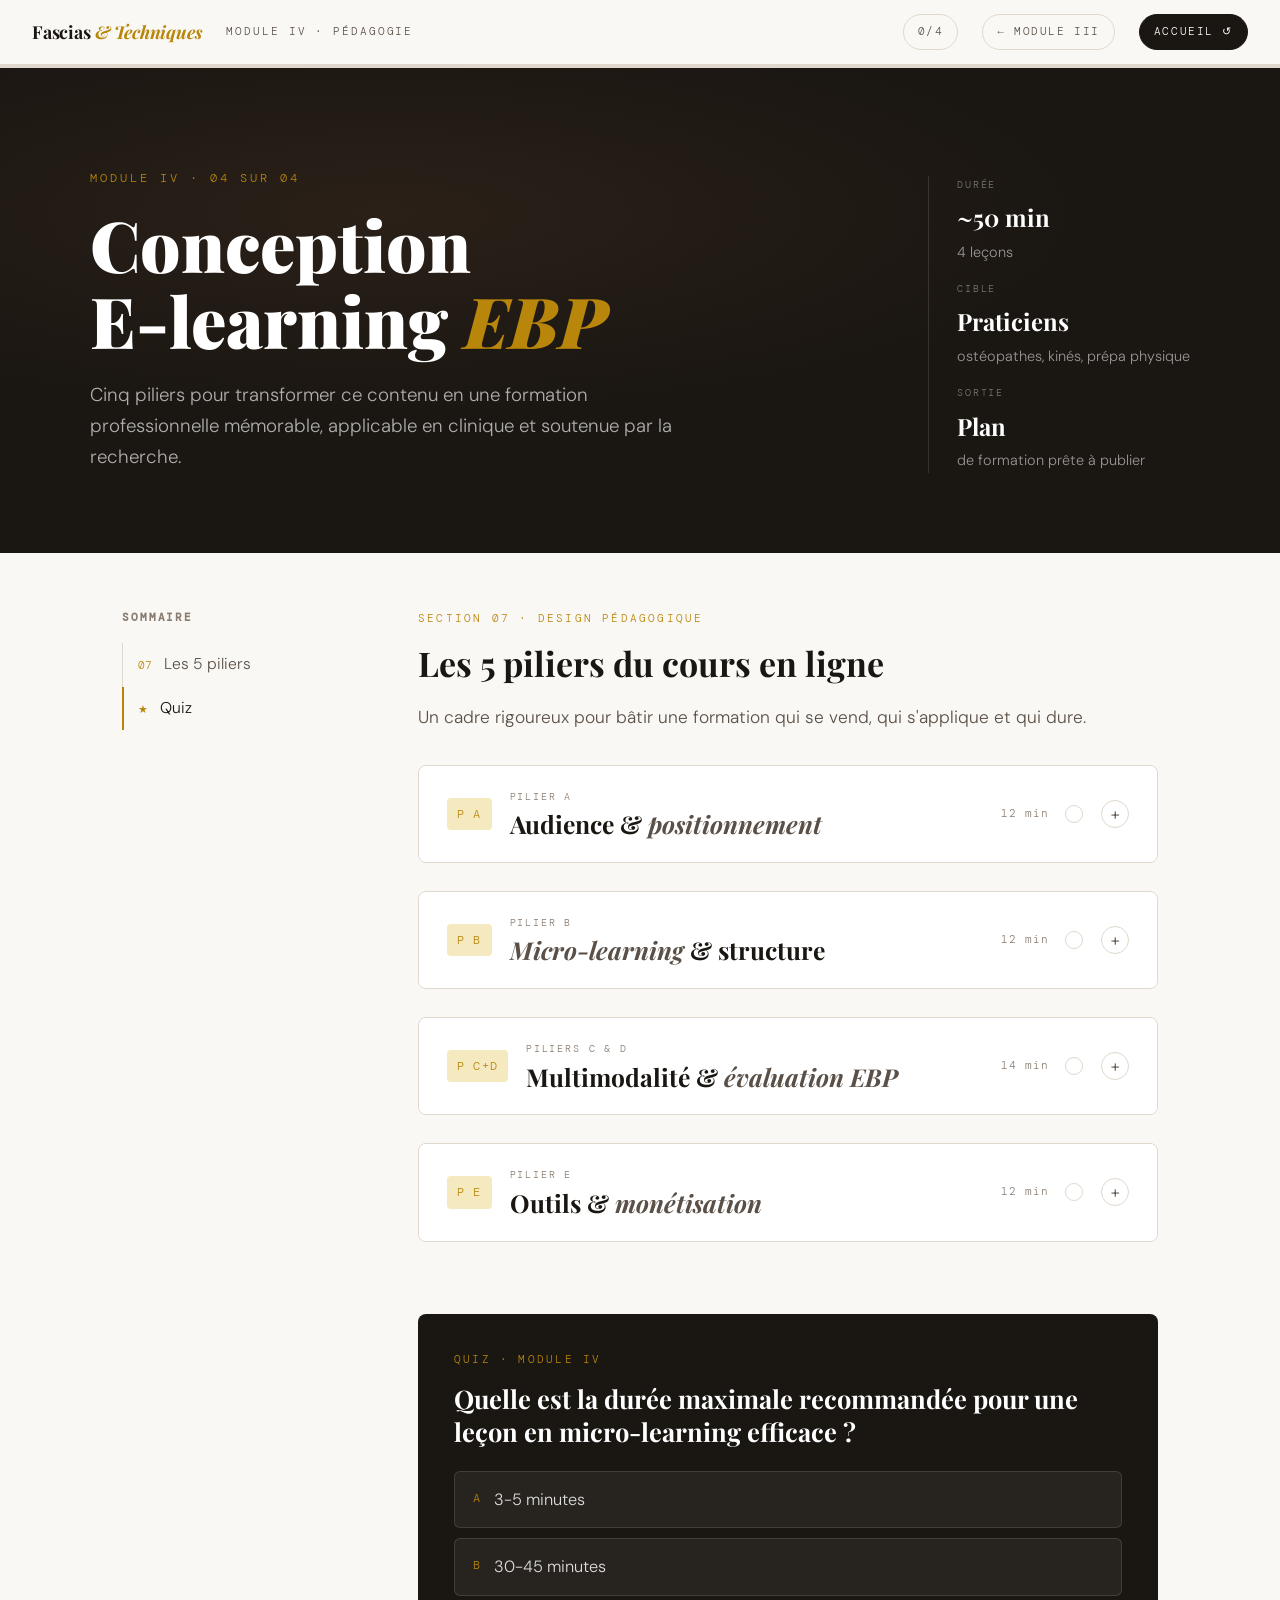
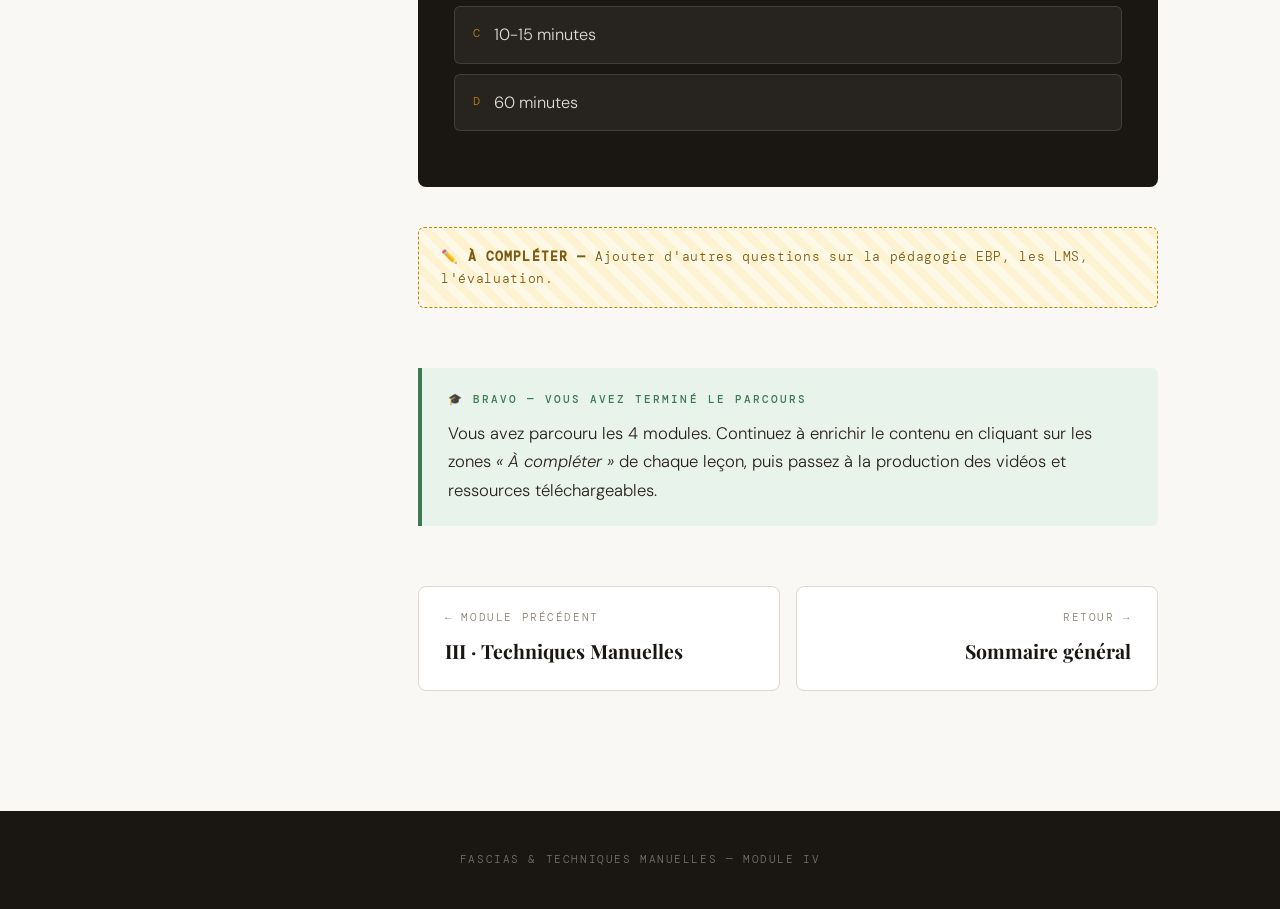
<file: module-4.html>
<!DOCTYPE html>
<html lang="fr">
<head>
<meta charset="UTF-8"/>
<meta name="viewport" content="width=device-width, initial-scale=1.0"/>
<title>Module IV — Conception E-learning Evidence-Based</title>
<link rel="preconnect" href="https://fonts.googleapis.com"/>
<link rel="stylesheet" href="https://fonts.googleapis.com/css2?family=Playfair+Display:ital,wght@0,400;0,700;0,900;1,400;1,700&family=DM+Sans:wght@300;400;500;600&family=DM+Mono:wght@400;500&display=swap"/>
<link rel="stylesheet" href="styles.css"/>
</head>
<body data-module="m4">

<nav class="topbar">
  <a href="index.html" class="topbar-brand">Fascias <em>&amp; Techniques</em></a>
  <span class="topbar-crumb">Module IV · Pédagogie</span>
  <span class="topbar-spacer"></span>
  <span class="topbar-link" data-progress-counter>0/4</span>
  <a href="module-3.html" class="topbar-link">← Module III</a>
  <a href="index.html" class="topbar-link primary">Accueil ↺</a>
</nav>
<div class="progressbar"><div class="progressbar-fill"></div></div>

<section class="module-hero">
  <div class="module-hero-inner">
    <div>
      <div class="module-hero-eyebrow">Module IV · 04 sur 04</div>
      <h1>Conception<br/>E-learning <em>EBP</em></h1>
      <p class="lede">Cinq piliers pour transformer ce contenu en une formation professionnelle mémorable, applicable en clinique et soutenue par la recherche.</p>
    </div>
    <dl class="module-hero-meta">
      <div><dt>Durée</dt><dd>~50 min<small>4 leçons</small></dd></div>
      <div><dt>Cible</dt><dd>Praticiens<small>ostéopathes, kinés, prépa physique</small></dd></div>
      <div><dt>Sortie</dt><dd>Plan<small>de formation prête à publier</small></dd></div>
    </dl>
  </div>
</section>

<div class="module-layout">

  <aside class="module-toc">
    <h4>Sommaire</h4>
    <ol>
      <li><a href="#sec1"><span class="toc-num">07</span>Les 5 piliers</a></li>
      <li><a href="#sec-quiz"><span class="toc-num">★</span>Quiz</a></li>
    </ol>
  </aside>

  <main class="module-content">

    <section id="sec1">
      <div class="module-prose" style="margin-bottom:32px;">
        <div style="font-family:'DM Mono',monospace;font-size:0.65rem;letter-spacing:0.2em;color:var(--gold);text-transform:uppercase;margin-bottom:14px;">Section 07 · Design pédagogique</div>
        <h3 style="font-size:2rem;margin:0 0 14px;">Les 5 piliers du cours en ligne</h3>
        <p>Un cadre rigoureux pour bâtir une formation qui se vend, qui s'applique et qui dure.</p>
      </div>

      <article class="lesson" data-lesson="m4-l1">
        <header class="lesson-header">
          <div class="lesson-num">P A</div>
          <div class="lesson-title-block">
            <div class="lesson-eyebrow">Pilier A</div>
            <div class="lesson-title">Audience &amp; <em>positionnement</em></div>
          </div>
          <div class="lesson-meta"><span>12 min</span><span class="read-mark"></span></div>
          <div class="lesson-toggle">+</div>
        </header>
        <div class="lesson-body">
          <p>Cible : <strong>ostéopathes, kinésithérapeutes, préparateurs physiques</strong>. Objectifs SMART formulés selon la taxonomie de Bloom (connaissance → évaluation). Positionnement : <em>« Evidence-Based Fascia Practice »</em> — une approche qui cite ses sources.</p>
          <div class="placeholder">Définir ici votre persona idéal (âge, pratique, années d'expérience), les bénéfices concrets attendus, et votre signature pédagogique.</div>
        </div>
      </article>

      <article class="lesson" data-lesson="m4-l2">
        <header class="lesson-header">
          <div class="lesson-num">P B</div>
          <div class="lesson-title-block">
            <div class="lesson-eyebrow">Pilier B</div>
            <div class="lesson-title"><em>Micro-learning</em> &amp; structure</div>
          </div>
          <div class="lesson-meta"><span>12 min</span><span class="read-mark"></span></div>
          <div class="lesson-toggle">+</div>
        </header>
        <div class="lesson-body">
          <p>Leçons de <strong>10–15 min maximum</strong>. Parcours régionaux <em>et</em> par objectif thérapeutique. Fiches techniques standardisées : école, preuve, anatomie, objectif, contre-indications, vidéo démo avec close-up des mains et voix-off commentée.</p>
          <div class="placeholder">Détailler votre format de fiche technique idéal et le découpage final des modules.</div>
        </div>
      </article>

      <article class="lesson" data-lesson="m4-l3">
        <header class="lesson-header">
          <div class="lesson-num">P C+D</div>
          <div class="lesson-title-block">
            <div class="lesson-eyebrow">Piliers C &amp; D</div>
            <div class="lesson-title">Multimodalité &amp; <em>évaluation EBP</em></div>
          </div>
          <div class="lesson-meta"><span>14 min</span><span class="read-mark"></span></div>
          <div class="lesson-toggle">+</div>
        </header>
        <div class="lesson-body">
          <p>Vidéos théoriques (présentateur + motion design) alternées avec vidéos pratiques (body painting des chaînes). <em>Passeport Fascia</em>, mind maps, résumés de méta-analyses. Évaluation : quiz cas cliniques, ateliers lecture forest plots, TP filmés soumis par vidéo, mentoring visio premium.</p>
          <div class="placeholder">Lister les ressources téléchargeables (PDF, fiches, audios) et le système d'évaluation final (badge, certification).</div>
        </div>
      </article>

      <article class="lesson" data-lesson="m4-l4">
        <header class="lesson-header">
          <div class="lesson-num">P E</div>
          <div class="lesson-title-block">
            <div class="lesson-eyebrow">Pilier E</div>
            <div class="lesson-title">Outils &amp; <em>monétisation</em></div>
          </div>
          <div class="lesson-meta"><span>12 min</span><span class="read-mark"></span></div>
          <div class="lesson-toggle">+</div>
        </header>
        <div class="lesson-body">
          <p>LMS : <strong>Teachable / Podia</strong> (simplicité) ou <strong>LearnDash / WordPress</strong> (contrôle). Modèles : accès à vie ou abonnement mensuel/annuel + webinaire EBP mensuel en direct.</p>
          <div class="placeholder large">Espace pour comparer tarification (one-shot vs abonnement), stratégie de lancement, partenariats institutionnels (écoles d'ostéopathie, FFKMR).</div>
        </div>
      </article>

    </section>

    <section id="sec-quiz" style="margin-top:72px;">
      <div class="quiz" data-correct="c">
        <div class="quiz-eyebrow">Quiz · Module IV</div>
        <h3>Quelle est la durée maximale recommandée pour une leçon en micro-learning efficace ?</h3>
        <div class="quiz-options">
          <div class="quiz-option" data-value="a"><span class="qo-letter">A</span>3-5 minutes</div>
          <div class="quiz-option" data-value="b"><span class="qo-letter">B</span>30-45 minutes</div>
          <div class="quiz-option" data-value="c"><span class="qo-letter">C</span>10-15 minutes</div>
          <div class="quiz-option" data-value="d"><span class="qo-letter">D</span>60 minutes</div>
        </div>
        <div class="quiz-feedback">Réponse : <strong>C — 10 à 15 min</strong>. Format optimal pour la rétention attentionnelle et la complétion sur mobile.</div>
      </div>
      <div class="placeholder">Ajouter d'autres questions sur la pédagogie EBP, les LMS, l'évaluation.</div>
    </section>

    <div class="keybox green" style="margin-top:60px;">
      <div class="keybox-title">🎓 Bravo — vous avez terminé le parcours</div>
      <p>Vous avez parcouru les 4 modules. Continuez à enrichir le contenu en cliquant sur les zones <em>« À compléter »</em> de chaque leçon, puis passez à la production des vidéos et ressources téléchargeables.</p>
    </div>

    <nav class="next-nav">
      <a href="module-3.html" class="next-prev"><div class="nn-label">← Module précédent</div><div class="nn-title">III · Techniques Manuelles</div></a>
      <a href="index.html" class="next-next"><div class="nn-label">Retour →</div><div class="nn-title">Sommaire général</div></a>
    </nav>

  </main>
</div>

<footer class="site-footer">Fascias &amp; Techniques Manuelles — Module IV</footer>
<script src="app.js"></script>
</body>
</html>
</file>
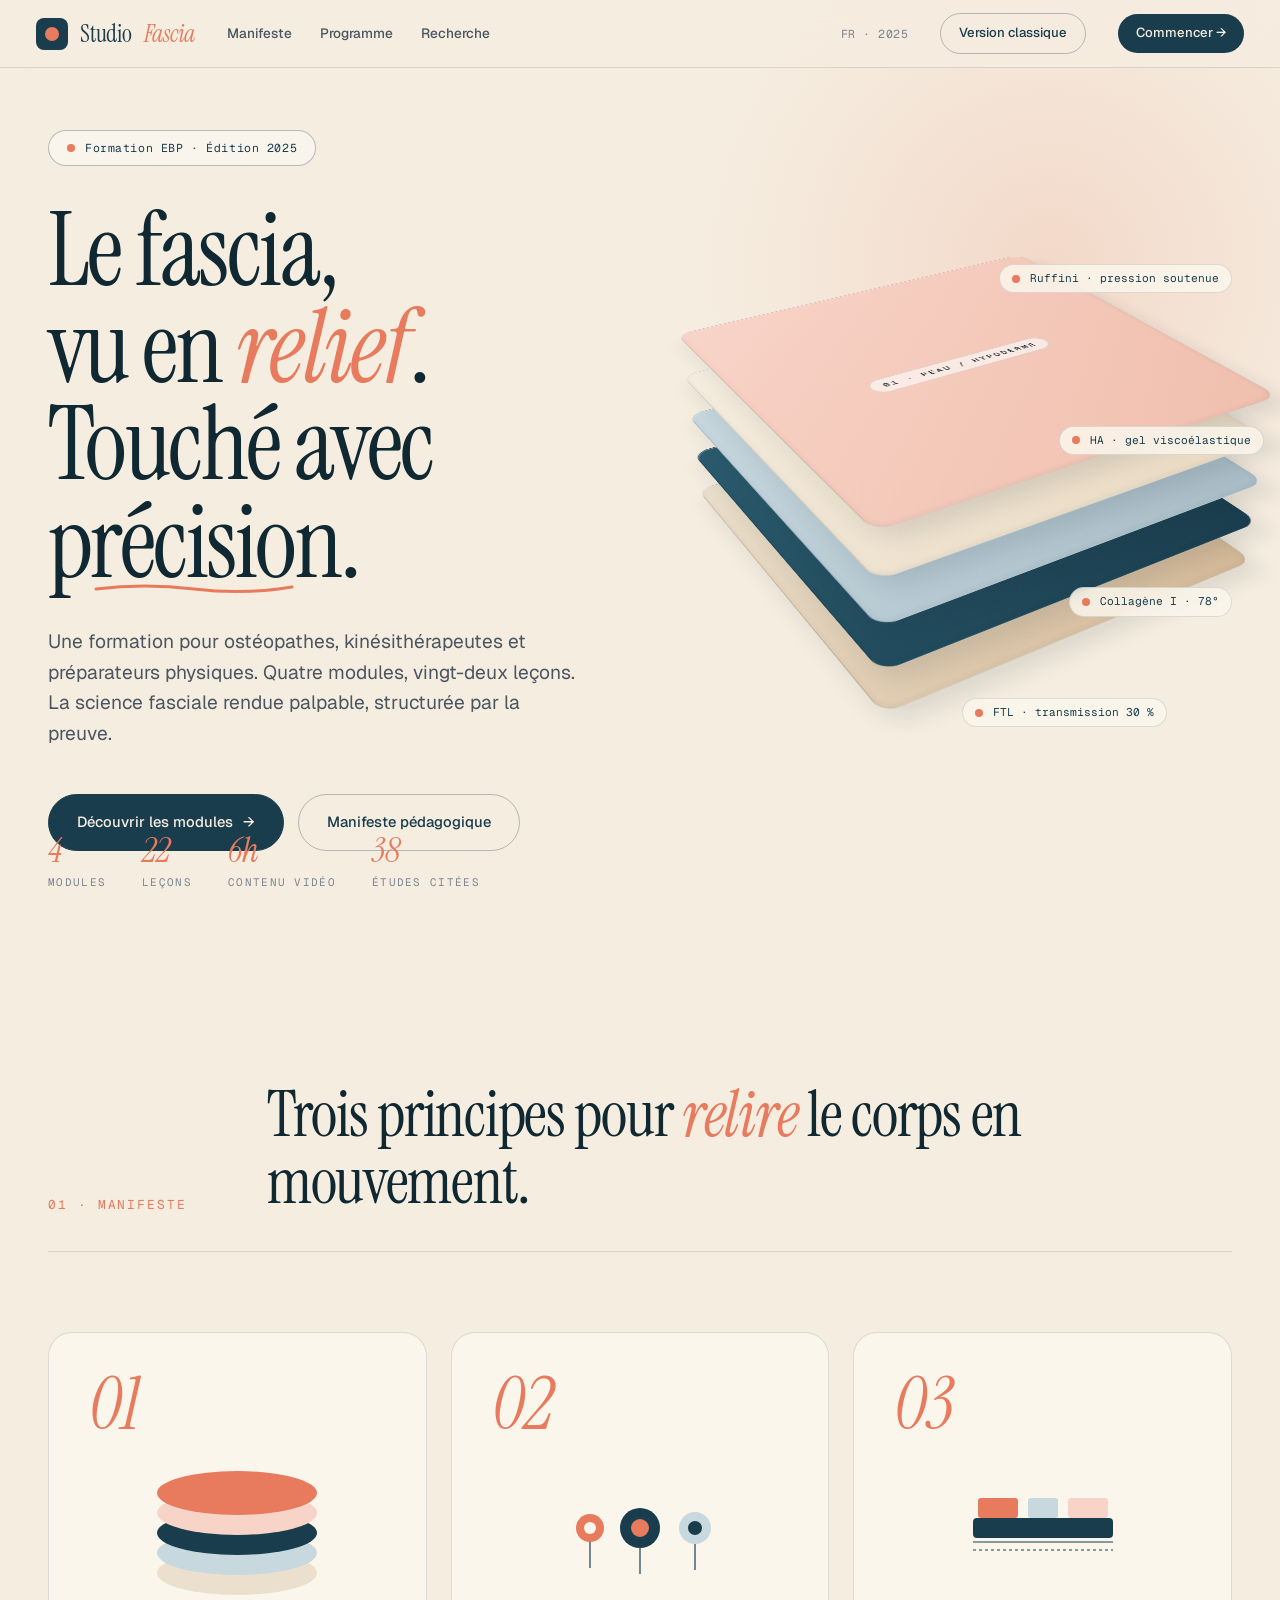
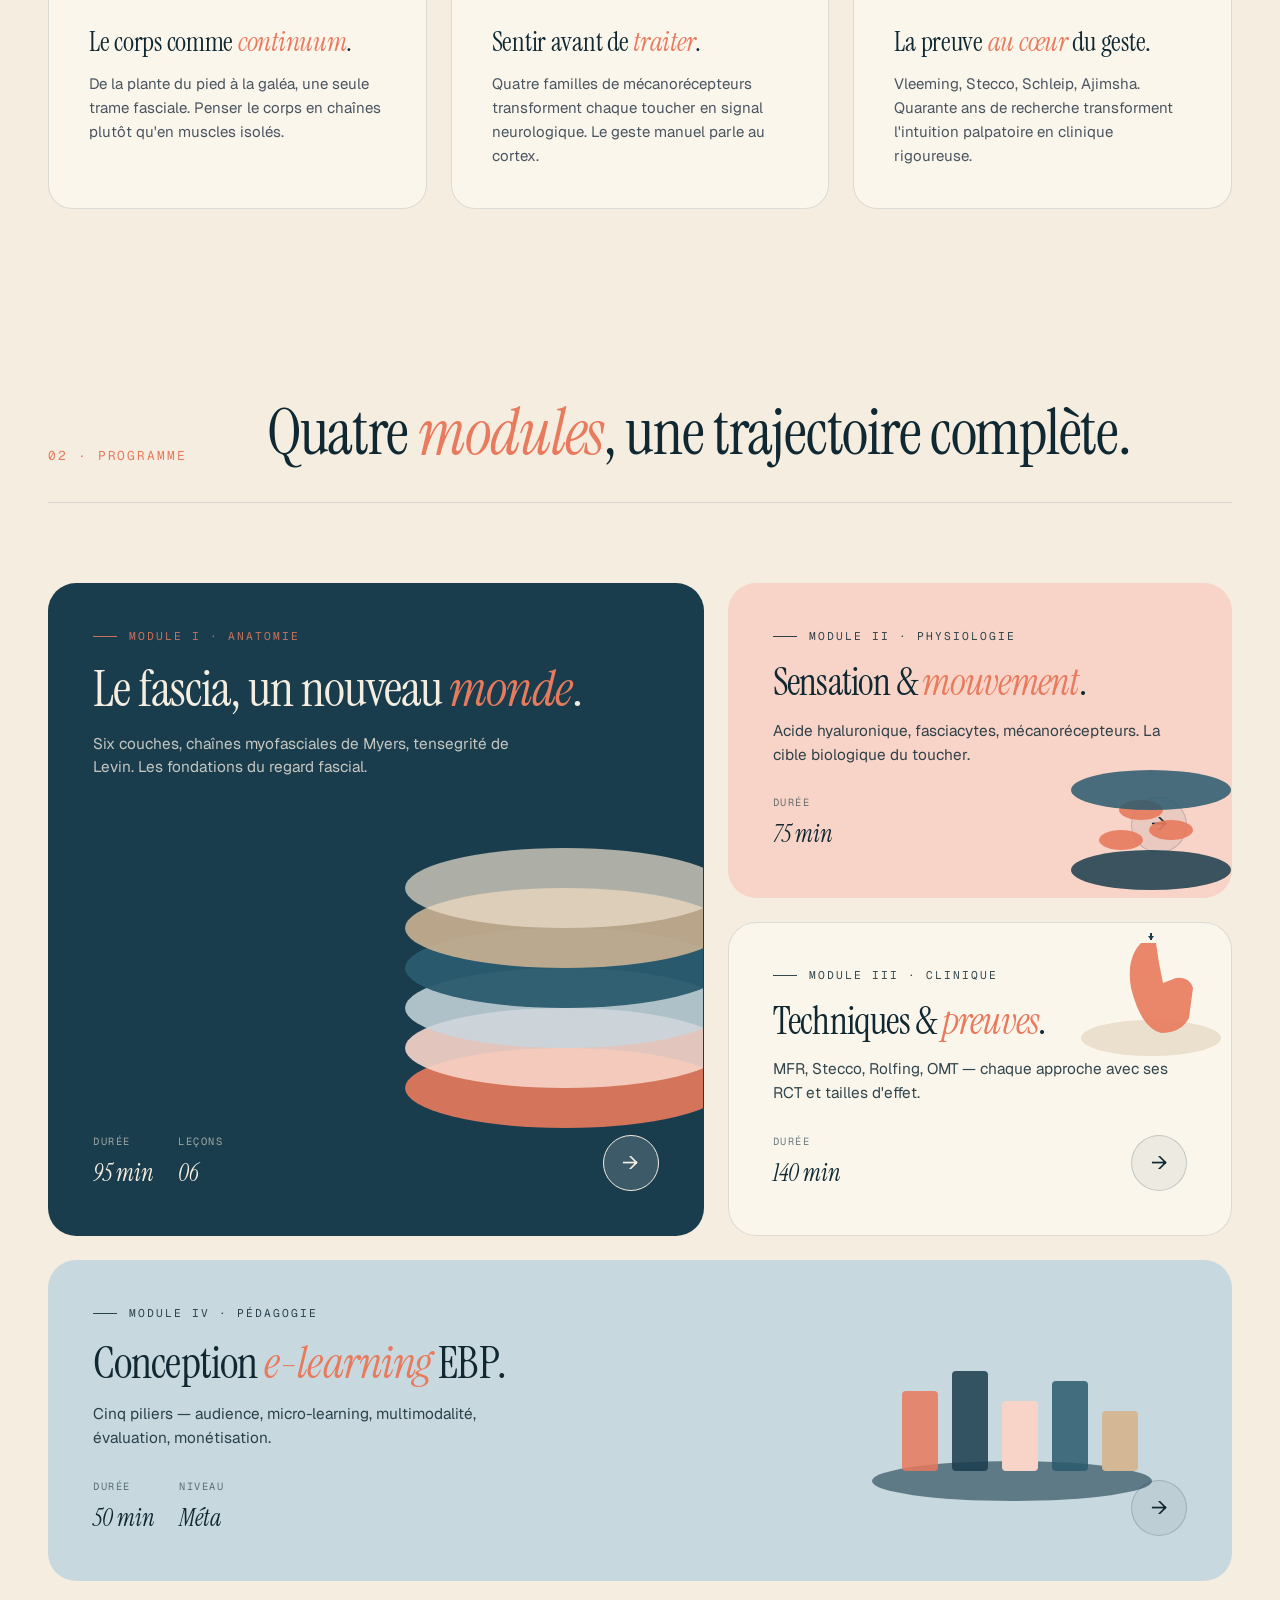
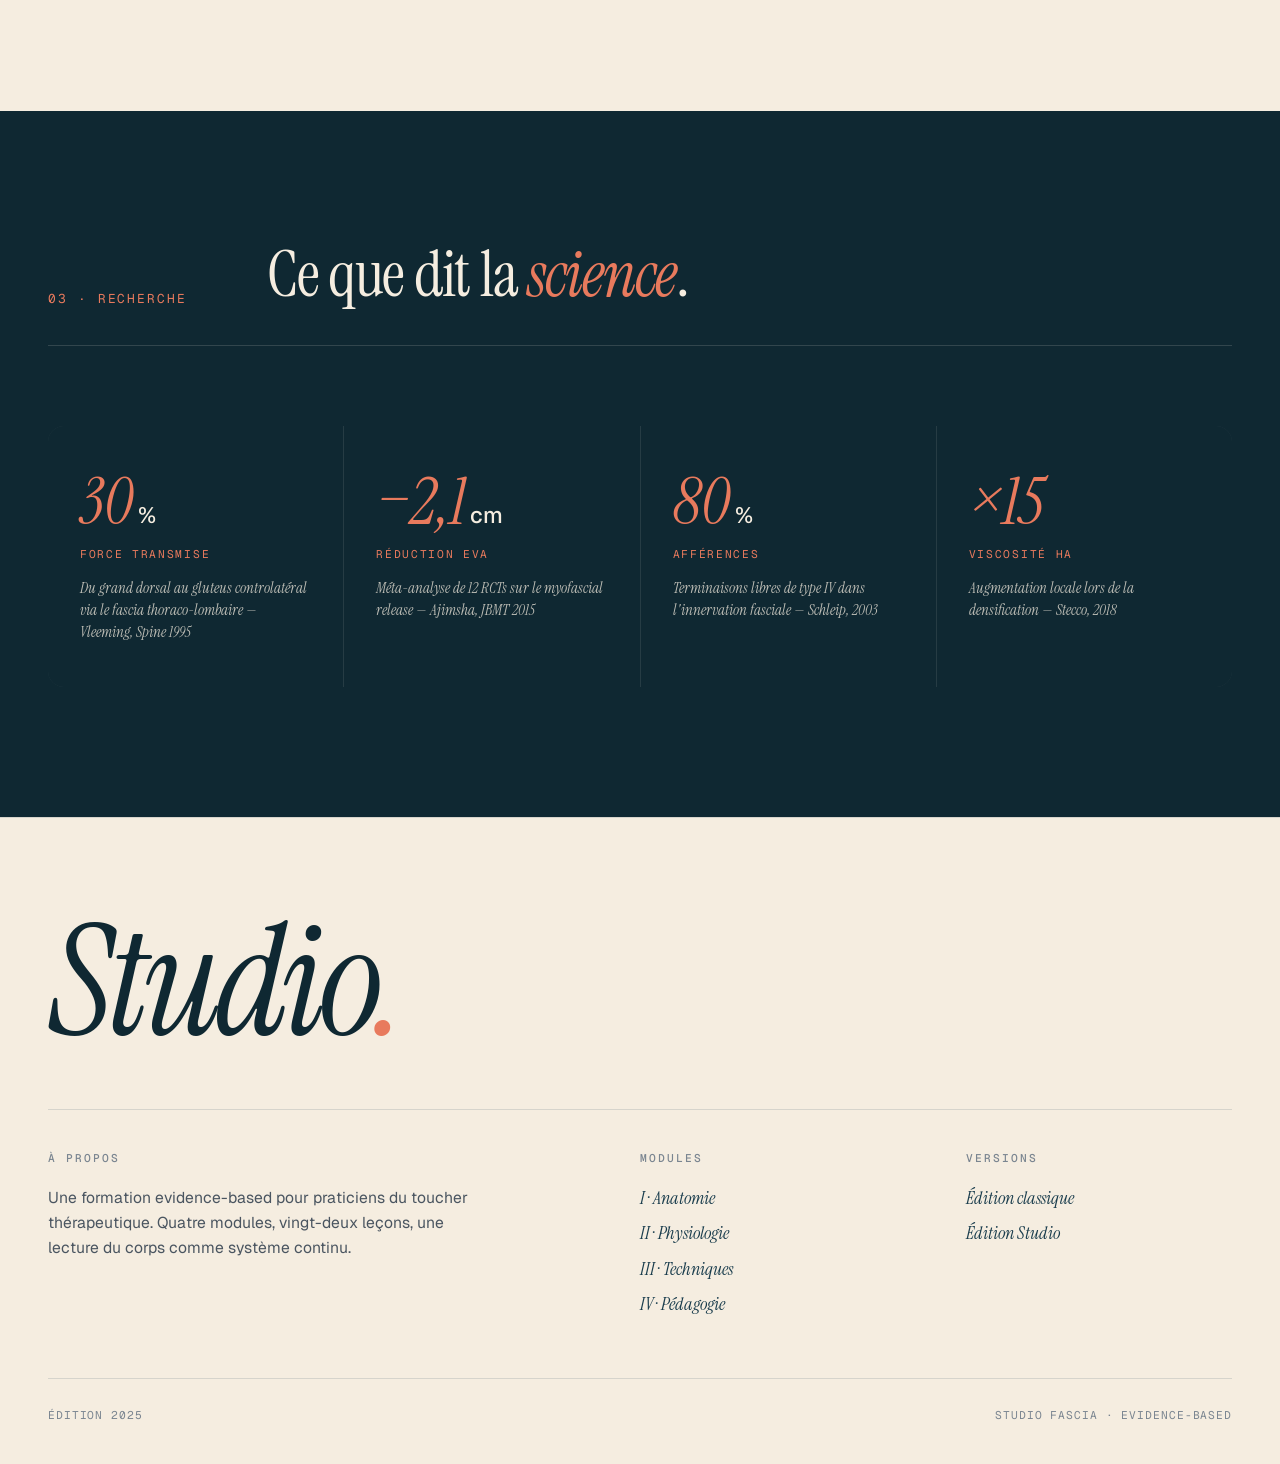
<file: studio.html>
<!DOCTYPE html>
<html lang="fr">
<head>
<meta charset="UTF-8"/>
<meta name="viewport" content="width=device-width, initial-scale=1.0"/>
<title>Studio Fascia — Formation Evidence-Based</title>
<link rel="stylesheet" href="studio.css"/>
</head>
<body>

<nav class="st-topbar">
  <a href="studio.html" class="st-brand"><span class="st-brand-mark"></span>Studio<em>Fascia</em></a>
  <div class="st-nav">
    <a href="#manifesto">Manifeste</a>
    <a href="#modules">Programme</a>
    <a href="#research">Recherche</a>
  </div>
  <span class="st-spacer"></span>
  <span class="st-meta">FR · 2025</span>
  <a href="index.html" class="st-cta" style="background:transparent;color:var(--petrol);border:1px solid var(--line-strong);">Version classique</a>
  <a href="#modules" class="st-cta">Commencer →</a>
</nav>

<!-- HERO -->
<header class="st-hero">
  <div class="st-hero-text reveal">
    <div class="st-hero-pill">Formation EBP · Édition 2025</div>
    <h1>Le fascia,<br/>vu en <em>relief</em>.<br/>Touché avec <span class="swoosh">précision</span>.</h1>
    <p class="st-hero-lede">Une formation pour ostéopathes, kinésithérapeutes et préparateurs physiques. Quatre modules, vingt-deux leçons. La science fasciale rendue palpable, structurée par la preuve.</p>
    <div class="st-hero-actions">
      <a href="#modules" class="st-btn">Découvrir les modules <span>→</span></a>
      <a href="#manifesto" class="st-btn st-btn-ghost">Manifeste pédagogique</a>
    </div>
  </div>

  <div class="st-iso reveal reveal-d2">
    <div class="st-iso-stage">
      <div class="st-iso-layer l1"><span class="tag">01 · Peau / hypoderme</span></div>
      <div class="st-iso-layer l2"><span class="tag">02 · Fascia superficiel</span></div>
      <div class="st-iso-layer l3"><span class="tag">03 · Fascia profond</span></div>
      <div class="st-iso-layer l4"><span class="tag">04 · Muscle</span></div>
      <div class="st-iso-layer l5"><span class="tag">05 · Périoste / os</span></div>
    </div>
    <div class="st-iso-anno a1">Ruffini · pression soutenue</div>
    <div class="st-iso-anno a2">HA · gel viscoélastique</div>
    <div class="st-iso-anno a3">Collagène I · 78°</div>
    <div class="st-iso-anno a4">FTL · transmission 30 %</div>
  </div>

  <div class="st-hero-stats reveal reveal-d3">
    <div class="st-hs-cell"><div class="st-hs-num">4</div><div class="st-hs-lab">Modules</div></div>
    <div class="st-hs-cell"><div class="st-hs-num">22</div><div class="st-hs-lab">Leçons</div></div>
    <div class="st-hs-cell"><div class="st-hs-num">6h</div><div class="st-hs-lab">Contenu vidéo</div></div>
    <div class="st-hs-cell"><div class="st-hs-num">38</div><div class="st-hs-lab">Études citées</div></div>
  </div>
</header>

<!-- MANIFESTO -->
<section class="st-section" id="manifesto">
  <div class="st-shead">
    <div class="st-shead-num">01 · Manifeste</div>
    <h2 class="st-shead-title reveal">Trois principes pour <em>relire</em> le corps en mouvement.</h2>
  </div>

  <div class="st-manifesto">
    <div class="st-mcard reveal">
      <span class="st-mcard-num">01</span>
      <div class="st-mcard-iso">
        <svg viewBox="0 0 200 140" width="200" height="140">
          <g transform="translate(100,75)">
            <ellipse cx="0" cy="40" rx="80" ry="22" fill="#ebe0cd"/>
            <ellipse cx="0" cy="20" rx="80" ry="22" fill="#c8d8df"/>
            <ellipse cx="0" cy="0" rx="80" ry="22" fill="#1a3d4d"/>
            <ellipse cx="0" cy="-20" rx="80" ry="22" fill="#f8d4c8"/>
            <ellipse cx="0" cy="-40" rx="80" ry="22" fill="#e87a5d"/>
          </g>
        </svg>
      </div>
      <h3>Le corps comme <em>continuum</em>.</h3>
      <p>De la plante du pied à la galéa, une seule trame fasciale. Penser le corps en chaînes plutôt qu'en muscles isolés.</p>
    </div>

    <div class="st-mcard reveal reveal-d1">
      <span class="st-mcard-num">02</span>
      <div class="st-mcard-iso">
        <svg viewBox="0 0 200 140" width="200" height="140">
          <g transform="translate(100,70)">
            <circle cx="-50" cy="0" r="14" fill="#e87a5d"/>
            <circle cx="-50" cy="0" r="6" fill="#fbf6ec"/>
            <circle cx="0" cy="0" r="20" fill="#1a3d4d"/>
            <circle cx="0" cy="0" r="9" fill="#e87a5d"/>
            <circle cx="55" cy="0" r="16" fill="#c8d8df"/>
            <circle cx="55" cy="0" r="7" fill="#1a3d4d"/>
            <line x1="-50" y1="14" x2="-50" y2="40" stroke="#1a3d4d" stroke-width="1.2"/>
            <line x1="0" y1="20" x2="0" y2="46" stroke="#1a3d4d" stroke-width="1.2"/>
            <line x1="55" y1="16" x2="55" y2="42" stroke="#1a3d4d" stroke-width="1.2"/>
          </g>
        </svg>
      </div>
      <h3>Sentir avant de <em>traiter</em>.</h3>
      <p>Quatre familles de mécanorécepteurs transforment chaque toucher en signal neurologique. Le geste manuel parle au cortex.</p>
    </div>

    <div class="st-mcard reveal reveal-d2">
      <span class="st-mcard-num">03</span>
      <div class="st-mcard-iso">
        <svg viewBox="0 0 200 140" width="200" height="140">
          <g transform="translate(100,70)">
            <rect x="-70" y="-10" width="140" height="20" rx="4" fill="#1a3d4d"/>
            <rect x="-65" y="-30" width="40" height="20" rx="3" fill="#e87a5d"/>
            <rect x="-15" y="-30" width="30" height="20" rx="3" fill="#c8d8df"/>
            <rect x="25" y="-30" width="40" height="20" rx="3" fill="#f8d4c8"/>
            <line x1="-70" y1="14" x2="70" y2="14" stroke="#1a3d4d" stroke-width="1"/>
            <line x1="-70" y1="22" x2="70" y2="22" stroke="#1a3d4d" stroke-width="1" stroke-dasharray="3,3"/>
          </g>
        </svg>
      </div>
      <h3>La preuve <em>au cœur</em> du geste.</h3>
      <p>Vleeming, Stecco, Schleip, Ajimsha. Quarante ans de recherche transforment l'intuition palpatoire en clinique rigoureuse.</p>
    </div>
  </div>
</section>

<!-- MODULES -->
<section class="st-section" id="modules" style="padding-top:60px;">
  <div class="st-shead">
    <div class="st-shead-num">02 · Programme</div>
    <h2 class="st-shead-title reveal">Quatre <em>modules</em>, une trajectoire complète.</h2>
  </div>

  <div class="st-modules-grid">

    <a href="module-1.html" class="st-mod st-mod-1 reveal">
      <svg class="st-mod-iso" viewBox="0 0 380 380">
        <g transform="translate(190,190)">
          <ellipse cx="0" cy="80" rx="160" ry="40" fill="#e87a5d" opacity="0.9"/>
          <ellipse cx="0" cy="40" rx="160" ry="40" fill="#f8d4c8" opacity="0.9"/>
          <ellipse cx="0" cy="0" rx="160" ry="40" fill="#c8d8df" opacity="0.85"/>
          <ellipse cx="0" cy="-40" rx="160" ry="40" fill="#2a5b6e" opacity="0.95"/>
          <ellipse cx="0" cy="-80" rx="160" ry="40" fill="#d4b896" opacity="0.85"/>
          <ellipse cx="0" cy="-120" rx="160" ry="40" fill="#ebe0cd" opacity="0.7"/>
        </g>
      </svg>
      <div>
        <div class="st-mod-tag">Module I · Anatomie</div>
        <h3 class="st-mod-title">Le fascia, un nouveau <em>monde</em>.</h3>
        <p class="st-mod-desc">Six couches, chaînes myofasciales de Myers, tensegrité de Levin. Les fondations du regard fascial.</p>
      </div>
      <div class="st-mod-foot">
        <div class="st-mod-stats">
          <dl class="st-mod-stat"><dt>Durée</dt><dd>95 min</dd></dl>
          <dl class="st-mod-stat"><dt>Leçons</dt><dd>06</dd></dl>
        </div>
        <div class="st-mod-arrow">→</div>
      </div>
    </a>

    <a href="module-2.html" class="st-mod st-mod-2 reveal reveal-d1">
      <svg class="st-mod-iso" viewBox="0 0 220 220">
        <g transform="translate(110,110)">
          <ellipse cx="0" cy="40" rx="80" ry="20" fill="#1a3d4d" opacity="0.85"/>
          <g>
            <ellipse cx="-30" cy="10" rx="22" ry="10" fill="#e87a5d" opacity="0.9"/>
            <ellipse cx="20" cy="0" rx="22" ry="10" fill="#e87a5d" opacity="0.9"/>
            <ellipse cx="-10" cy="-20" rx="22" ry="10" fill="#e87a5d" opacity="0.9"/>
          </g>
          <ellipse cx="0" cy="-40" rx="80" ry="20" fill="#2a5b6e" opacity="0.85"/>
        </g>
      </svg>
      <div>
        <div class="st-mod-tag">Module II · Physiologie</div>
        <h3 class="st-mod-title">Sensation &amp; <em>mouvement</em>.</h3>
        <p class="st-mod-desc">Acide hyaluronique, fasciacytes, mécanorécepteurs. La cible biologique du toucher.</p>
      </div>
      <div class="st-mod-foot">
        <div class="st-mod-stats">
          <dl class="st-mod-stat"><dt>Durée</dt><dd>75 min</dd></dl>
        </div>
        <div class="st-mod-arrow">→</div>
      </div>
    </a>

    <a href="module-3.html" class="st-mod st-mod-3 reveal reveal-d2">
      <svg class="st-mod-iso" viewBox="0 0 200 200">
        <g transform="translate(100,100)">
          <ellipse cx="0" cy="40" rx="70" ry="18" fill="#ebe0cd"/>
          <path d="M -20 -10 Q -25 -40 -10 -55 L 5 -55 L 8 -35 L 12 -15 L 25 -20 Q 38 -22 42 -10 L 38 20 Q 30 35 10 35 Q -10 30 -20 -10 Z" fill="#e87a5d" opacity="0.9"/>
          <line x1="0" y1="-65" x2="0" y2="-58" stroke="#1a3d4d" stroke-width="2"/>
          <polygon points="0,-58 -3,-62 3,-62" fill="#1a3d4d"/>
        </g>
      </svg>
      <div>
        <div class="st-mod-tag">Module III · Clinique</div>
        <h3 class="st-mod-title">Techniques &amp; <em>preuves</em>.</h3>
        <p class="st-mod-desc">MFR, Stecco, Rolfing, OMT — chaque approche avec ses RCT et tailles d'effet.</p>
      </div>
      <div class="st-mod-foot">
        <div class="st-mod-stats">
          <dl class="st-mod-stat"><dt>Durée</dt><dd>140 min</dd></dl>
        </div>
        <div class="st-mod-arrow">→</div>
      </div>
    </a>

    <a href="module-4.html" class="st-mod st-mod-4 reveal reveal-d3">
      <svg class="st-mod-iso" viewBox="0 0 320 200">
        <g transform="translate(160,100)">
          <ellipse cx="0" cy="60" rx="140" ry="20" fill="#1a3d4d" opacity="0.6"/>
          <g>
            <rect x="-110" y="-30" width="36" height="80" rx="4" fill="#e87a5d" opacity="0.85"/>
            <rect x="-60" y="-50" width="36" height="100" rx="4" fill="#1a3d4d" opacity="0.85"/>
            <rect x="-10" y="-20" width="36" height="70" rx="4" fill="#f8d4c8"/>
            <rect x="40" y="-40" width="36" height="90" rx="4" fill="#2a5b6e" opacity="0.85"/>
            <rect x="90" y="-10" width="36" height="60" rx="4" fill="#d4b896"/>
          </g>
        </g>
      </svg>
      <div>
        <div class="st-mod-tag">Module IV · Pédagogie</div>
        <h3 class="st-mod-title">Conception <em>e-learning</em> EBP.</h3>
        <p class="st-mod-desc">Cinq piliers — audience, micro-learning, multimodalité, évaluation, monétisation.</p>
      </div>
      <div class="st-mod-foot">
        <div class="st-mod-stats">
          <dl class="st-mod-stat"><dt>Durée</dt><dd>50 min</dd></dl>
          <dl class="st-mod-stat"><dt>Niveau</dt><dd>Méta</dd></dl>
        </div>
        <div class="st-mod-arrow">→</div>
      </div>
    </a>

  </div>
</section>

<!-- STATS dark -->
<section class="st-section dark" id="research">
  <div class="st-shead">
    <div class="st-shead-num">03 · Recherche</div>
    <h2 class="st-shead-title reveal">Ce que dit la <em>science</em>.</h2>
  </div>

  <div class="st-stats-grid reveal">
    <div class="st-stat-cell">
      <div class="st-stat-num">30<small>%</small></div>
      <div class="st-stat-lab">Force transmise</div>
      <div class="st-stat-src">Du grand dorsal au gluteus controlatéral via le fascia thoraco-lombaire — Vleeming, Spine 1995</div>
    </div>
    <div class="st-stat-cell">
      <div class="st-stat-num">−2,1<small>cm</small></div>
      <div class="st-stat-lab">Réduction EVA</div>
      <div class="st-stat-src">Méta-analyse de 12 RCTs sur le myofascial release — Ajimsha, JBMT 2015</div>
    </div>
    <div class="st-stat-cell">
      <div class="st-stat-num">80<small>%</small></div>
      <div class="st-stat-lab">Afférences</div>
      <div class="st-stat-src">Terminaisons libres de type IV dans l'innervation fasciale — Schleip, 2003</div>
    </div>
    <div class="st-stat-cell">
      <div class="st-stat-num">×15</div>
      <div class="st-stat-lab">Viscosité HA</div>
      <div class="st-stat-src">Augmentation locale lors de la densification — Stecco, 2018</div>
    </div>
  </div>
</section>

<!-- FOOTER -->
<footer class="st-footer">
  <div class="st-footer-inner">
    <div class="st-footer-bigword reveal">Studio<span>.</span></div>
    <div class="st-footer-grid">
      <div>
        <h4>À propos</h4>
        <p style="font-size:0.98rem;line-height:1.6;color:var(--ink-soft);max-width:420px;">Une formation evidence-based pour praticiens du toucher thérapeutique. Quatre modules, vingt-deux leçons, une lecture du corps comme système continu.</p>
      </div>
      <div>
        <h4>Modules</h4>
        <ul>
          <li><a href="module-1.html">I · Anatomie</a></li>
          <li><a href="module-2.html">II · Physiologie</a></li>
          <li><a href="module-3.html">III · Techniques</a></li>
          <li><a href="module-4.html">IV · Pédagogie</a></li>
        </ul>
      </div>
      <div>
        <h4>Versions</h4>
        <ul>
          <li><a href="index.html">Édition classique</a></li>
          <li><a href="studio.html">Édition Studio</a></li>
        </ul>
      </div>
    </div>
    <div class="st-footer-base">
      <span>Édition 2025</span>
      <span>Studio Fascia · Evidence-Based</span>
    </div>
  </div>
</footer>

<script src="studio.js"></script>
</body>
</html>
</file>
<file: styles.css>
/* ════════════════════════════════════════════
   FASCIAS E-LEARNING — STYLES COMMUNS
   ════════════════════════════════════════════ */

:root {
  --ink: #1a1612;
  --ink-soft: #2a2218;
  --muted: #5a5047;
  --light: #8a7d70;
  --cream: #faf8f4;
  --warm: #f2ede5;
  --warm-2: #ebe3d4;
  --divider: #e0d8cc;
  --gold: #b8860b;
  --gold-light: #f5e9c0;
  --green: #3d7a52;
  --green-light: #e8f3ec;
  --blue: #2e5e8a;
  --blue-light: #e6eef6;
  --red: #8a3d3d;
  --red-light: #f6e6e6;
  --purple: #6a4a8a;
  --purple-light: #ede6f6;
}

*, *::before, *::after { box-sizing: border-box; margin: 0; padding: 0; }
html { scroll-behavior: smooth; font-size: 17px; }
body {
  font-family: 'DM Sans', sans-serif;
  font-weight: 300;
  color: var(--ink);
  background: var(--cream);
  line-height: 1.7;
  -webkit-font-smoothing: antialiased;
}

a { color: inherit; text-decoration: none; }

/* ── TOP BAR (présent sur chaque page module) ── */
.topbar {
  position: sticky; top: 0; z-index: 100;
  background: rgba(250,248,244,0.95);
  backdrop-filter: blur(10px);
  border-bottom: 1px solid var(--divider);
  display: flex; align-items: center; gap: 24px;
  padding: 14px 32px;
}
.topbar-brand {
  font-family: 'Playfair Display', serif;
  font-size: 1.05rem; font-weight: 700;
  color: var(--ink);
  letter-spacing: -0.01em;
}
.topbar-brand em { color: var(--gold); font-style: italic; }
.topbar-crumb {
  font-family: 'DM Mono', monospace;
  font-size: 0.62rem; letter-spacing: 0.18em;
  color: var(--muted); text-transform: uppercase;
}
.topbar-spacer { flex: 1; }
.topbar-link {
  font-family: 'DM Mono', monospace;
  font-size: 0.62rem; letter-spacing: 0.15em;
  text-transform: uppercase;
  color: var(--muted);
  padding: 8px 14px; border: 1px solid var(--divider);
  border-radius: 100px;
  transition: all 0.2s;
}
.topbar-link:hover { border-color: var(--gold); color: var(--gold); }
.topbar-link.primary {
  background: var(--ink); color: #fff; border-color: var(--ink);
}
.topbar-link.primary:hover { background: var(--gold); border-color: var(--gold); color: #fff; }

/* ── PROGRESS BAR ── */
.progressbar {
  height: 3px; background: var(--divider);
  position: sticky; top: 60px; z-index: 99;
}
.progressbar-fill {
  height: 100%; background: var(--gold);
  width: 0%; transition: width 0.2s;
}

/* ── HERO MODULE ── */
.module-hero {
  background: var(--ink);
  color: #fff;
  padding: 100px 32px 80px;
  position: relative; overflow: hidden;
}
.module-hero::before {
  content: '';
  position: absolute; inset: 0;
  background: radial-gradient(ellipse 80% 60% at 30% 30%, #2a2018 0%, #1a1612 70%);
}
.module-hero-inner {
  max-width: 1100px; margin: 0 auto;
  position: relative; display: grid;
  grid-template-columns: 1fr auto;
  gap: 40px; align-items: end;
}
.module-hero-eyebrow {
  font-family: 'DM Mono', monospace;
  font-size: 0.7rem; letter-spacing: 0.25em;
  color: var(--gold); text-transform: uppercase;
  margin-bottom: 18px;
}
.module-hero h1 {
  font-family: 'Playfair Display', serif;
  font-size: clamp(2.4rem, 5.5vw, 4.2rem);
  font-weight: 900; line-height: 1.08;
  color: #fff; max-width: 720px;
}
.module-hero h1 em { color: var(--gold); font-style: italic; }
.module-hero p.lede {
  font-size: 1.1rem; color: rgba(255,255,255,0.65);
  margin-top: 22px; max-width: 600px; line-height: 1.65;
  font-weight: 300;
}
.module-hero-meta {
  display: flex; flex-direction: column;
  gap: 16px; min-width: 200px;
  border-left: 1px solid rgba(255,255,255,0.12);
  padding-left: 28px;
}
.module-hero-meta dt {
  font-family: 'DM Mono', monospace;
  font-size: 0.6rem; letter-spacing: 0.18em;
  color: rgba(255,255,255,0.4);
  text-transform: uppercase; margin-bottom: 4px;
}
.module-hero-meta dd {
  font-family: 'Playfair Display', serif;
  font-size: 1.4rem; color: #fff;
  font-weight: 700;
}
.module-hero-meta dd small {
  font-family: 'DM Sans', sans-serif;
  font-size: 0.85rem; color: rgba(255,255,255,0.55);
  font-weight: 300; display: block;
  margin-top: 2px;
}

/* ── LAYOUT MODULE PAGE ── */
.module-layout {
  max-width: 1100px;
  margin: 0 auto;
  padding: 56px 32px 120px;
  display: grid;
  grid-template-columns: 240px 1fr;
  gap: 56px;
  align-items: start;
}
.module-toc {
  position: sticky; top: 100px;
  font-size: 0.92rem;
}
.module-toc h4 {
  font-family: 'DM Mono', monospace;
  font-size: 0.62rem; letter-spacing: 0.18em;
  color: var(--light); text-transform: uppercase;
  margin-bottom: 16px;
}
.module-toc ol {
  list-style: none;
  display: flex; flex-direction: column;
  gap: 2px;
  border-left: 1px solid var(--divider);
}
.module-toc ol li a {
  display: flex; gap: 12px; align-items: baseline;
  padding: 8px 14px;
  color: var(--muted);
  font-size: 0.92rem;
  border-left: 2px solid transparent;
  margin-left: -1px;
  transition: all 0.2s;
}
.module-toc ol li a:hover,
.module-toc ol li a.active {
  color: var(--ink); border-left-color: var(--gold);
}
.module-toc ol li a .toc-num {
  font-family: 'DM Mono', monospace;
  font-size: 0.62rem; color: var(--gold);
}

.module-content { min-width: 0; }

/* ── LESSON ── */
.lesson {
  background: #fff;
  border: 1px solid var(--divider);
  border-radius: 8px;
  margin-bottom: 28px;
  overflow: hidden;
}
.lesson-header {
  display: flex; align-items: center;
  gap: 18px; padding: 22px 28px;
  cursor: pointer; user-select: none;
  background: #fff;
  transition: background 0.2s;
}
.lesson-header:hover { background: var(--warm); }
.lesson-num {
  font-family: 'DM Mono', monospace;
  font-size: 0.7rem; color: var(--gold);
  background: var(--gold-light);
  padding: 6px 10px; border-radius: 4px;
  letter-spacing: 0.1em; flex-shrink: 0;
}
.lesson-title-block { flex: 1; }
.lesson-eyebrow {
  font-family: 'DM Mono', monospace;
  font-size: 0.6rem; letter-spacing: 0.18em;
  color: var(--light); text-transform: uppercase;
  margin-bottom: 4px;
}
.lesson-title {
  font-family: 'Playfair Display', serif;
  font-size: 1.45rem; font-weight: 700;
  color: var(--ink); line-height: 1.25;
}
.lesson-title em { color: var(--muted); font-style: italic; }
.lesson-meta {
  display: flex; gap: 16px;
  font-family: 'DM Mono', monospace;
  font-size: 0.62rem; color: var(--light);
  letter-spacing: 0.1em;
  flex-shrink: 0;
}
.lesson-meta .read-mark {
  width: 18px; height: 18px;
  border: 1.5px solid var(--divider);
  border-radius: 50%;
  display: inline-flex; align-items: center; justify-content: center;
  cursor: pointer;
  transition: all 0.2s;
}
.lesson-meta .read-mark.done {
  background: var(--green); border-color: var(--green);
  color: #fff;
}
.lesson-meta .read-mark.done::after { content: '✓'; font-size: 0.7rem; }
.lesson-toggle {
  width: 28px; height: 28px;
  border: 1px solid var(--divider);
  border-radius: 50%;
  display: flex; align-items: center; justify-content: center;
  font-size: 1rem; color: var(--muted);
  transition: all 0.2s;
  flex-shrink: 0;
}
.lesson.open .lesson-toggle { transform: rotate(45deg); border-color: var(--gold); color: var(--gold); }

.lesson-body {
  display: none;
  padding: 8px 28px 36px;
  border-top: 1px solid var(--divider);
}
.lesson.open .lesson-body { display: block; }

/* ── BODY TEXT ── */
.lesson-body p,
.module-prose p {
  font-size: 1.02rem;
  line-height: 1.78;
  color: var(--muted);
  margin: 18px 0;
  font-weight: 300;
}
.lesson-body p strong, .module-prose p strong { color: var(--ink); font-weight: 600; }
.lesson-body h3, .module-prose h3 {
  font-family: 'Playfair Display', serif;
  font-size: 1.4rem; font-weight: 700;
  color: var(--ink); margin: 36px 0 16px;
  line-height: 1.25;
}
.lesson-body h4, .module-prose h4 {
  font-size: 1rem; font-weight: 600;
  color: var(--ink); margin-bottom: 10px;
}

/* ── PLACEHOLDER (à remplir par l'utilisateur) ── */
.placeholder {
  display: block;
  background: repeating-linear-gradient(
    45deg, #fef9e7, #fef9e7 8px, #fdf3d2 8px, #fdf3d2 16px
  );
  border: 1.5px dashed var(--gold);
  border-radius: 6px;
  padding: 18px 22px;
  margin: 22px 0;
  font-family: 'DM Mono', monospace;
  font-size: 0.78rem;
  color: #7a5a10;
  letter-spacing: 0.05em;
  line-height: 1.6;
}
.placeholder::before {
  content: '✏️  À COMPLÉTER — ';
  font-weight: 600;
  letter-spacing: 0.08em;
}
.placeholder.large { padding: 36px 28px; min-height: 100px; }

/* ── ENCADRÉS / KEY POINTS ── */
.keybox {
  background: var(--gold-light);
  border-left: 4px solid var(--gold);
  border-radius: 0 6px 6px 0;
  padding: 22px 26px; margin: 26px 0;
}
.keybox.blue { background: var(--blue-light); border-left-color: var(--blue); }
.keybox.green { background: var(--green-light); border-left-color: var(--green); }
.keybox.red { background: var(--red-light); border-left-color: var(--red); }
.keybox.purple { background: var(--purple-light); border-left-color: var(--purple); }
.keybox-title {
  font-family: 'DM Mono', monospace;
  font-size: 0.66rem; letter-spacing: 0.18em;
  text-transform: uppercase;
  color: var(--gold); font-weight: 500;
  margin-bottom: 10px;
}
.keybox.blue .keybox-title { color: var(--blue); }
.keybox.green .keybox-title { color: var(--green); }
.keybox.red .keybox-title { color: var(--red); }
.keybox.purple .keybox-title { color: var(--purple); }
.keybox p { color: var(--ink-soft); margin: 0; font-size: 0.98rem; }

/* ── EVIDENCE BOX ── */
.evidence {
  background: var(--warm); border: 1px solid var(--divider);
  border-radius: 6px; padding: 18px 22px; margin: 18px 0;
}
.evidence-label {
  font-family: 'DM Mono', monospace;
  font-size: 0.62rem; letter-spacing: 0.15em;
  text-transform: uppercase;
  color: var(--green); margin-bottom: 8px;
  font-weight: 500;
}
.evidence p { font-size: 0.94rem; margin: 0; color: var(--muted); }

/* ── DATA STATS ── */
.stat-row {
  display: grid;
  grid-template-columns: repeat(auto-fit, minmax(140px, 1fr));
  gap: 14px; margin: 24px 0;
}
.stat-cell {
  background: #fff; border: 1px solid var(--divider);
  border-radius: 6px; padding: 18px 16px; text-align: center;
}
.stat-num {
  font-family: 'Playfair Display', serif;
  font-size: 2rem; font-weight: 900;
  color: var(--ink); line-height: 1;
}
.stat-unit {
  font-family: 'DM Mono', monospace;
  font-size: 0.6rem; letter-spacing: 0.12em;
  color: var(--gold); display: block;
  margin: 6px 0;
}
.stat-label {
  font-size: 0.82rem; color: var(--muted);
  line-height: 1.5;
}

/* ── INFO LIST ── */
.info-list {
  list-style: none;
  display: flex; flex-direction: column;
  gap: 8px; margin: 20px 0;
}
.info-list li {
  display: flex; gap: 14px;
  padding: 14px 18px;
  background: #fff;
  border: 1px solid var(--divider);
  border-radius: 4px;
  font-size: 0.98rem;
  color: var(--muted);
  line-height: 1.6;
}
.info-list li .ilb {
  font-family: 'DM Mono', monospace;
  font-size: 0.6rem; letter-spacing: 0.08em;
  color: var(--gold); background: var(--gold-light);
  padding: 4px 8px; border-radius: 3px;
  flex-shrink: 0; align-self: flex-start;
  margin-top: 2px;
}
.info-list li strong { color: var(--ink); }

/* ── CARD GRID ── */
.card-grid {
  display: grid;
  grid-template-columns: repeat(auto-fit, minmax(280px, 1fr));
  gap: 16px; margin: 22px 0;
}
.card-grid .card {
  background: #fff; border: 1px solid var(--divider);
  border-radius: 6px; padding: 22px;
}
.card .card-icon {
  width: 40px; height: 40px;
  border-radius: 6px;
  display: flex; align-items: center; justify-content: center;
  font-family: 'DM Mono', monospace;
  font-size: 0.65rem; font-weight: 600;
  letter-spacing: 0.05em; margin-bottom: 14px;
}
.card h4 { font-size: 1rem; margin-bottom: 8px; }
.card p { font-size: 0.92rem; line-height: 1.65; color: var(--muted); }

/* ── SCHEMA WRAPPER ── */
.schema {
  margin: 28px 0;
  border: 1px solid var(--divider);
  border-radius: 6px; overflow: hidden;
  background: #fff;
}
.schema svg { width: 100%; display: block; }
.schema-cap {
  font-family: 'DM Mono', monospace;
  font-size: 0.62rem; letter-spacing: 0.15em;
  color: var(--light); text-transform: uppercase;
  text-align: center; padding: 12px 16px;
  border-top: 1px solid var(--divider);
  background: var(--warm);
}

/* ── QUIZ ── */
.quiz {
  background: var(--ink);
  color: #fff;
  border-radius: 8px;
  padding: 36px;
  margin: 40px 0;
}
.quiz-eyebrow {
  font-family: 'DM Mono', monospace;
  font-size: 0.65rem; letter-spacing: 0.2em;
  color: var(--gold); text-transform: uppercase;
  margin-bottom: 14px;
}
.quiz h3 {
  font-family: 'Playfair Display', serif;
  font-size: 1.5rem; color: #fff;
  margin-bottom: 22px; line-height: 1.3;
}
.quiz-options {
  display: flex; flex-direction: column; gap: 10px;
  margin-bottom: 20px;
}
.quiz-option {
  display: flex; gap: 14px; align-items: flex-start;
  padding: 14px 18px;
  background: rgba(255,255,255,0.06);
  border: 1px solid rgba(255,255,255,0.12);
  border-radius: 6px;
  cursor: pointer;
  transition: all 0.2s;
  font-size: 0.96rem;
  color: rgba(255,255,255,0.85);
}
.quiz-option:hover {
  background: rgba(255,255,255,0.1);
  border-color: rgba(184,134,11,0.5);
}
.quiz-option .qo-letter {
  font-family: 'DM Mono', monospace;
  font-size: 0.7rem; color: var(--gold);
  flex-shrink: 0; margin-top: 2px;
}
.quiz-option.correct {
  background: rgba(61,122,82,0.2);
  border-color: var(--green);
  color: #fff;
}
.quiz-option.wrong {
  background: rgba(138,61,61,0.2);
  border-color: var(--red);
}
.quiz-feedback {
  font-size: 0.92rem;
  color: rgba(255,255,255,0.6);
  border-top: 1px solid rgba(255,255,255,0.12);
  padding-top: 16px; margin-top: 8px;
  display: none;
}
.quiz.answered .quiz-feedback { display: block; }

/* ── NEXT MODULE NAV ── */
.next-nav {
  display: grid;
  grid-template-columns: 1fr 1fr;
  gap: 16px;
  margin-top: 60px;
}
.next-nav a {
  background: #fff;
  border: 1px solid var(--divider);
  border-radius: 8px;
  padding: 22px 26px;
  display: block;
  transition: all 0.2s;
}
.next-nav a:hover {
  border-color: var(--gold);
  transform: translateY(-2px);
  box-shadow: 0 8px 24px rgba(0,0,0,0.04);
}
.next-nav .nn-label {
  font-family: 'DM Mono', monospace;
  font-size: 0.62rem; letter-spacing: 0.15em;
  color: var(--light); text-transform: uppercase;
  margin-bottom: 8px;
}
.next-nav .nn-title {
  font-family: 'Playfair Display', serif;
  font-size: 1.15rem; font-weight: 700;
  color: var(--ink);
}
.next-nav .next-prev { text-align: left; }
.next-nav .next-next { text-align: right; }

/* ── FOOTER ── */
.site-footer {
  background: var(--ink); color: rgba(255,255,255,0.4);
  padding: 40px 32px; text-align: center;
  font-family: 'DM Mono', monospace;
  font-size: 0.62rem; letter-spacing: 0.15em;
  text-transform: uppercase;
}

/* ── RESPONSIVE ── */
@media (max-width: 880px) {
  .module-layout { grid-template-columns: 1fr; gap: 28px; }
  .module-toc { position: static; }
  .module-hero-inner { grid-template-columns: 1fr; }
  .module-hero-meta { border-left: none; padding-left: 0; border-top: 1px solid rgba(255,255,255,0.12); padding-top: 24px; }
  .next-nav { grid-template-columns: 1fr; }
}
@media (max-width: 600px) {
  html { font-size: 16px; }
  .topbar { padding: 12px 18px; gap: 14px; }
  .topbar-crumb { display: none; }
  .module-hero { padding: 70px 22px 56px; }
  .module-layout { padding: 36px 22px 80px; }
  .lesson-header { padding: 18px 20px; gap: 12px; }
  .lesson-body { padding: 8px 20px 28px; }
  .lesson-meta { display: none; }
  .quiz { padding: 26px 22px; }
}
</file>
<file: atlas.css>
/* ═══════════════════════════════════════════════════════
   ATLAS DU FASCIA — Direction Anatomique Scientifique
   Palette soin · Esprit planche d'atlas vivante
   ═══════════════════════════════════════════════════════ */

@import url('https://fonts.googleapis.com/css2?family=Fraunces:ital,opsz,wght@0,9..144,300;0,9..144,400;0,9..144,500;0,9..144,700;0,9..144,900;1,9..144,400&family=Inter:wght@300;400;500;600;700&family=JetBrains+Mono:wght@400;500&display=swap');

:root {
  --paper: #f3ede2;
  --paper-deep: #e8dfce;
  --paper-light: #faf5ea;
  --ink: #1c2620;
  --ink-soft: #3a4a40;
  --ink-mute: #6b7a70;
  --line: rgba(28,38,32,0.14);
  --line-strong: rgba(28,38,32,0.32);

  /* Anatomical accents — botanical / soin */
  --moss: #4a6b54;
  --moss-deep: #2f4a38;
  --moss-pale: #d6e2cf;
  --terra: #b8553d;
  --terra-pale: #f0d4c8;
  --ochre: #c89849;
  --ochre-pale: #f0dfba;
  --bone: #e8dac4;
  --plum: #6b4858;
  --indigo: #2e3d5c;

  --serif: 'Fraunces', 'Times New Roman', serif;
  --sans: 'Inter', system-ui, sans-serif;
  --mono: 'JetBrains Mono', monospace;
}

* { box-sizing: border-box; margin: 0; padding: 0; }

html { scroll-behavior: smooth; }

body {
  font-family: var(--sans);
  color: var(--ink);
  background: var(--paper);
  line-height: 1.55;
  font-weight: 400;
  -webkit-font-smoothing: antialiased;
  overflow-x: hidden;
  position: relative;
}

/* Paper grain — visible at all scales */
body::before {
  content: '';
  position: fixed;
  inset: 0;
  pointer-events: none;
  z-index: 1;
  background-image:
    radial-gradient(circle at 20% 30%, rgba(184,85,61,0.04) 0%, transparent 40%),
    radial-gradient(circle at 80% 70%, rgba(74,107,84,0.05) 0%, transparent 50%),
    url("data:image/svg+xml;utf8,<svg xmlns='http://www.w3.org/2000/svg' width='200' height='200'><filter id='n'><feTurbulence type='fractalNoise' baseFrequency='0.85' numOctaves='2'/><feColorMatrix values='0 0 0 0 0.1  0 0 0 0 0.15 0 0 0 0 0.12 0 0 0 0.06 0'/></filter><rect width='200' height='200' filter='url(%23n)'/></svg>");
  mix-blend-mode: multiply;
  opacity: 0.7;
}

/* ═══════════ TOPBAR ═══════════ */
.atlas-topbar {
  position: fixed;
  top: 0; left: 0; right: 0;
  height: 64px;
  background: rgba(243,237,226,0.85);
  backdrop-filter: blur(12px);
  -webkit-backdrop-filter: blur(12px);
  border-bottom: 1px solid var(--line);
  z-index: 100;
  display: flex;
  align-items: center;
  padding: 0 32px;
  gap: 28px;
  font-size: 0.78rem;
}
.atlas-topbar-brand {
  font-family: var(--serif);
  font-weight: 700;
  font-size: 1.1rem;
  letter-spacing: -0.01em;
  color: var(--ink);
  text-decoration: none;
  display: flex;
  align-items: center;
  gap: 10px;
}
.atlas-topbar-brand::before {
  content: '';
  width: 28px;
  height: 28px;
  border-radius: 50%;
  background: var(--moss);
  position: relative;
  display: inline-block;
}
.atlas-topbar-brand em {
  font-style: italic;
  color: var(--moss-deep);
  font-weight: 400;
}
.atlas-topbar-nav {
  display: flex;
  gap: 24px;
  font-family: var(--mono);
  font-size: 0.7rem;
  letter-spacing: 0.1em;
  text-transform: uppercase;
  color: var(--ink-mute);
}
.atlas-topbar-nav a {
  color: inherit;
  text-decoration: none;
  transition: color 0.2s;
}
.atlas-topbar-nav a:hover, .atlas-topbar-nav a.active { color: var(--terra); }
.atlas-topbar-spacer { flex: 1; }
.atlas-topbar-meta {
  font-family: var(--mono);
  font-size: 0.68rem;
  color: var(--ink-mute);
  letter-spacing: 0.08em;
}

/* ═══════════ HERO ═══════════ */
.atlas-hero {
  min-height: 100vh;
  position: relative;
  padding: 130px 48px 80px;
  display: grid;
  grid-template-columns: 1.1fr 1fr;
  gap: 80px;
  align-items: center;
  background: linear-gradient(180deg, var(--paper-light) 0%, var(--paper) 60%, var(--paper-deep) 100%);
  overflow: hidden;
}
.atlas-hero-text {
  position: relative;
  z-index: 5;
  max-width: 720px;
}
.atlas-hero-marker {
  font-family: var(--mono);
  font-size: 0.72rem;
  letter-spacing: 0.25em;
  text-transform: uppercase;
  color: var(--terra);
  margin-bottom: 28px;
  display: flex;
  align-items: center;
  gap: 12px;
}
.atlas-hero-marker::before {
  content: '';
  width: 32px;
  height: 1px;
  background: var(--terra);
}
.atlas-hero h1 {
  font-family: var(--serif);
  font-size: clamp(3.5rem, 7.5vw, 6.4rem);
  font-weight: 400;
  line-height: 0.95;
  letter-spacing: -0.03em;
  color: var(--ink);
  margin-bottom: 32px;
  font-variation-settings: "opsz" 144;
}
.atlas-hero h1 em {
  font-style: italic;
  font-weight: 300;
  color: var(--moss-deep);
}
.atlas-hero h1 .underline {
  position: relative;
  display: inline-block;
}
.atlas-hero h1 .underline::after {
  content: '';
  position: absolute;
  bottom: 6px; left: 0; right: 0;
  height: 8px;
  background: var(--ochre-pale);
  z-index: -1;
}
.atlas-hero-lede {
  font-size: 1.18rem;
  line-height: 1.6;
  color: var(--ink-soft);
  max-width: 560px;
  font-weight: 300;
  margin-bottom: 40px;
}
.atlas-hero-cta {
  display: flex;
  gap: 16px;
  align-items: center;
  flex-wrap: wrap;
}
.atlas-btn {
  display: inline-flex;
  align-items: center;
  gap: 10px;
  padding: 16px 28px;
  background: var(--ink);
  color: var(--paper);
  text-decoration: none;
  font-size: 0.85rem;
  font-weight: 500;
  letter-spacing: 0.02em;
  border-radius: 999px;
  transition: all 0.3s cubic-bezier(0.2,0.8,0.2,1);
  border: 1px solid var(--ink);
}
.atlas-btn:hover {
  background: var(--terra);
  border-color: var(--terra);
  transform: translateY(-2px);
}
.atlas-btn-ghost {
  background: transparent;
  color: var(--ink);
  border: 1px solid var(--line-strong);
}
.atlas-btn-ghost:hover {
  background: var(--ink);
  color: var(--paper);
  border-color: var(--ink);
}
.atlas-btn::after { content: '→'; font-size: 1rem; transition: transform 0.3s; }
.atlas-btn:hover::after { transform: translateX(4px); }

/* HERO SVG plate — interactive anatomy */
.atlas-hero-plate {
  position: relative;
  z-index: 4;
  width: 100%;
  max-width: 580px;
  margin-left: auto;
  aspect-ratio: 4 / 5;
}
.atlas-hero-plate svg {
  width: 100%;
  height: 100%;
  display: block;
}
.atlas-plate-label {
  position: absolute;
  font-family: var(--serif);
  font-style: italic;
  font-size: 0.85rem;
  color: var(--ink);
  background: rgba(250,245,234,0.85);
  padding: 6px 14px;
  border-radius: 999px;
  border: 1px solid var(--line);
  pointer-events: none;
  white-space: nowrap;
  backdrop-filter: blur(4px);
}
.atlas-plate-label::before {
  content: '';
  position: absolute;
  width: 60px;
  height: 1px;
  background: var(--ink);
  opacity: 0.4;
}
.atlas-plate-label.left::before { right: 100%; top: 50%; }
.atlas-plate-label.right::before { left: 100%; top: 50%; }

/* Decorative sun-rise behind hero plate */
.atlas-hero-aura {
  position: absolute;
  right: -10%;
  top: 50%;
  transform: translateY(-50%);
  width: 700px; height: 700px;
  border-radius: 50%;
  background: radial-gradient(circle, rgba(200,152,73,0.35) 0%, rgba(184,85,61,0.12) 35%, transparent 65%);
  z-index: 1;
  pointer-events: none;
  animation: aura-pulse 12s ease-in-out infinite;
}
@keyframes aura-pulse {
  0%, 100% { transform: translateY(-50%) scale(1); opacity: 1; }
  50% { transform: translateY(-50%) scale(1.08); opacity: 0.85; }
}

/* Floating quote decoration */
.atlas-hero-quote {
  position: absolute;
  bottom: 40px;
  left: 48px;
  font-family: var(--serif);
  font-style: italic;
  font-size: 0.95rem;
  color: var(--ink-mute);
  max-width: 380px;
  z-index: 5;
  border-left: 2px solid var(--terra);
  padding-left: 16px;
}

/* ═══════════ SECTIONS ═══════════ */
.atlas-section {
  padding: 120px 48px;
  position: relative;
  z-index: 2;
}
.atlas-section-head {
  display: grid;
  grid-template-columns: 200px 1fr;
  gap: 60px;
  max-width: 1280px;
  margin: 0 auto 80px;
  padding-bottom: 32px;
  border-bottom: 1px solid var(--line);
  align-items: end;
}
.atlas-section-num {
  font-family: var(--mono);
  font-size: 0.7rem;
  letter-spacing: 0.25em;
  text-transform: uppercase;
  color: var(--terra);
}
.atlas-section-num span {
  display: block;
  font-family: var(--serif);
  font-size: 5rem;
  font-weight: 300;
  line-height: 1;
  margin-top: 8px;
  font-style: italic;
  color: var(--ink);
}
.atlas-section-title {
  font-family: var(--serif);
  font-size: clamp(2.4rem, 4.5vw, 3.6rem);
  line-height: 1.05;
  letter-spacing: -0.02em;
  font-weight: 400;
  max-width: 800px;
}
.atlas-section-title em { font-style: italic; color: var(--moss-deep); font-weight: 300; }

/* ═══════════ PRINCIPLES (3-column manifesto) ═══════════ */
.atlas-manifesto {
  max-width: 1280px;
  margin: 0 auto;
  display: grid;
  grid-template-columns: repeat(3, 1fr);
  gap: 0;
  border-top: 1px solid var(--line);
  border-bottom: 1px solid var(--line);
}
.atlas-manifesto-cell {
  padding: 56px 36px;
  border-right: 1px solid var(--line);
  position: relative;
}
.atlas-manifesto-cell:last-child { border-right: none; }
.atlas-manifesto-num {
  font-family: var(--mono);
  font-size: 0.68rem;
  letter-spacing: 0.2em;
  color: var(--ink-mute);
  margin-bottom: 28px;
}
.atlas-manifesto-icon {
  width: 56px;
  height: 56px;
  margin-bottom: 24px;
  color: var(--terra);
}
.atlas-manifesto h3 {
  font-family: var(--serif);
  font-size: 1.7rem;
  font-weight: 400;
  line-height: 1.15;
  margin-bottom: 16px;
  letter-spacing: -0.01em;
}
.atlas-manifesto h3 em { font-style: italic; color: var(--moss-deep); }
.atlas-manifesto p {
  font-size: 0.95rem;
  line-height: 1.65;
  color: var(--ink-soft);
}

/* ═══════════ MODULES — Plate cards ═══════════ */
.atlas-modules-wrap {
  max-width: 1320px;
  margin: 0 auto;
  display: flex;
  flex-direction: column;
  gap: 24px;
}
.atlas-module-plate {
  display: grid;
  grid-template-columns: 320px 1fr 280px;
  gap: 56px;
  padding: 48px;
  background: var(--paper-light);
  border: 1px solid var(--line);
  border-radius: 4px;
  position: relative;
  overflow: hidden;
  text-decoration: none;
  color: var(--ink);
  transition: all 0.5s cubic-bezier(0.2,0.8,0.2,1);
}
.atlas-module-plate::before {
  content: '';
  position: absolute;
  top: 0; left: 0;
  width: 4px; height: 0;
  background: var(--terra);
  transition: height 0.5s cubic-bezier(0.2,0.8,0.2,1);
}
.atlas-module-plate:hover {
  background: #fff;
  transform: translateX(8px);
  box-shadow: -8px 8px 32px rgba(28,38,32,0.06);
}
.atlas-module-plate:hover::before { height: 100%; }

.atlas-module-plate[data-mod="m1"] .atlas-module-svg-fill { fill: var(--moss-pale); stroke: var(--moss-deep); }
.atlas-module-plate[data-mod="m2"] .atlas-module-svg-fill { fill: var(--terra-pale); stroke: var(--terra); }
.atlas-module-plate[data-mod="m3"] .atlas-module-svg-fill { fill: var(--ochre-pale); stroke: var(--ochre); }
.atlas-module-plate[data-mod="m4"] .atlas-module-svg-fill { fill: var(--bone); stroke: var(--plum); }

.atlas-module-illustration {
  aspect-ratio: 1;
  background: var(--paper);
  border-radius: 4px;
  border: 1px solid var(--line);
  display: flex;
  align-items: center;
  justify-content: center;
  position: relative;
  overflow: hidden;
}
.atlas-module-illustration svg { width: 80%; height: 80%; }
.atlas-module-illustration::after {
  content: attr(data-fig);
  position: absolute;
  bottom: 12px; left: 12px;
  font-family: var(--mono);
  font-size: 0.62rem;
  letter-spacing: 0.15em;
  color: var(--ink-mute);
  text-transform: uppercase;
}

.atlas-module-content {}
.atlas-module-tag {
  font-family: var(--mono);
  font-size: 0.7rem;
  letter-spacing: 0.2em;
  text-transform: uppercase;
  color: var(--terra);
  margin-bottom: 18px;
}
.atlas-module-title {
  font-family: var(--serif);
  font-size: 2.4rem;
  line-height: 1.05;
  font-weight: 400;
  letter-spacing: -0.02em;
  margin-bottom: 18px;
}
.atlas-module-title em { font-style: italic; color: var(--moss-deep); font-weight: 300; }
.atlas-module-desc {
  color: var(--ink-soft);
  line-height: 1.6;
  margin-bottom: 24px;
  font-size: 0.98rem;
  max-width: 520px;
}
.atlas-module-tags {
  display: flex;
  flex-wrap: wrap;
  gap: 8px;
}
.atlas-module-tags span {
  font-family: var(--mono);
  font-size: 0.65rem;
  letter-spacing: 0.1em;
  text-transform: uppercase;
  padding: 4px 10px;
  border: 1px solid var(--line-strong);
  border-radius: 999px;
  color: var(--ink-soft);
}

.atlas-module-meta {
  border-left: 1px solid var(--line);
  padding-left: 32px;
  display: flex;
  flex-direction: column;
  justify-content: center;
  gap: 20px;
}
.atlas-module-meta-row {
  display: flex;
  flex-direction: column;
  gap: 4px;
}
.atlas-module-meta-row dt {
  font-family: var(--mono);
  font-size: 0.65rem;
  letter-spacing: 0.18em;
  text-transform: uppercase;
  color: var(--ink-mute);
}
.atlas-module-meta-row dd {
  font-family: var(--serif);
  font-size: 1.5rem;
  font-weight: 400;
  font-style: italic;
  color: var(--ink);
}
.atlas-module-meta-row dd small {
  display: block;
  font-family: var(--sans);
  font-style: normal;
  font-size: 0.78rem;
  color: var(--ink-mute);
  margin-top: 2px;
}

/* ═══════════ TIMELINE — animated path ═══════════ */
.atlas-timeline-section {
  background: var(--ink);
  color: var(--paper);
  padding: 120px 48px;
  position: relative;
  overflow: hidden;
}
.atlas-timeline-section::before {
  content: '';
  position: absolute;
  inset: 0;
  background:
    radial-gradient(circle at 15% 25%, rgba(200,152,73,0.18) 0%, transparent 35%),
    radial-gradient(circle at 85% 75%, rgba(74,107,84,0.20) 0%, transparent 40%);
}
.atlas-timeline-inner {
  position: relative;
  max-width: 1280px;
  margin: 0 auto;
}
.atlas-timeline-section .atlas-section-num span,
.atlas-timeline-section .atlas-section-title { color: var(--paper); }
.atlas-timeline-section .atlas-section-title em { color: var(--ochre); }
.atlas-timeline-section .atlas-section-num { color: var(--ochre); }
.atlas-timeline-section .atlas-section-head { border-color: rgba(243,237,226,0.15); }

.atlas-timeline {
  position: relative;
  padding: 60px 0 0;
}
.atlas-timeline-track {
  position: absolute;
  top: 60px; bottom: 0;
  left: 50%;
  width: 2px;
  background: rgba(243,237,226,0.12);
}
.atlas-timeline-track::before {
  content: '';
  position: absolute;
  top: 0; left: 0; right: 0;
  height: var(--progress, 0%);
  background: linear-gradient(180deg, var(--ochre) 0%, var(--terra) 100%);
  transition: height 0.4s ease-out;
}
.atlas-timeline-item {
  display: grid;
  grid-template-columns: 1fr 80px 1fr;
  gap: 0;
  margin-bottom: 80px;
  align-items: center;
}
.atlas-timeline-item:nth-child(even) .atlas-timeline-content { order: 3; text-align: left; padding-left: 40px; padding-right: 0; }
.atlas-timeline-item:nth-child(even) .atlas-timeline-spacer { order: 1; }
.atlas-timeline-content {
  padding-right: 40px;
  text-align: right;
  opacity: 0;
  transform: translateY(20px);
  transition: all 0.6s ease-out;
}
.atlas-timeline-item.in-view .atlas-timeline-content {
  opacity: 1;
  transform: translateY(0);
}
.atlas-timeline-year {
  font-family: var(--serif);
  font-size: 3rem;
  font-weight: 300;
  font-style: italic;
  color: var(--ochre);
  line-height: 1;
  margin-bottom: 8px;
}
.atlas-timeline-title {
  font-family: var(--serif);
  font-size: 1.4rem;
  font-weight: 400;
  margin-bottom: 8px;
  color: var(--paper);
}
.atlas-timeline-text {
  font-size: 0.92rem;
  color: rgba(243,237,226,0.7);
  line-height: 1.55;
}
.atlas-timeline-dot {
  width: 16px; height: 16px;
  border-radius: 50%;
  background: var(--ochre);
  margin: 0 auto;
  position: relative;
  z-index: 2;
  box-shadow: 0 0 0 6px var(--ink), 0 0 0 7px rgba(200,152,73,0.3);
}
.atlas-timeline-spacer {}

/* ═══════════ STATS BAND ═══════════ */
.atlas-stats {
  background: var(--paper-deep);
  padding: 100px 48px;
  position: relative;
}
.atlas-stats-grid {
  max-width: 1280px;
  margin: 0 auto;
  display: grid;
  grid-template-columns: repeat(4, 1fr);
  gap: 0;
  border-top: 1px solid var(--line-strong);
  border-bottom: 1px solid var(--line-strong);
}
.atlas-stat {
  padding: 48px 32px;
  border-right: 1px solid var(--line);
  text-align: left;
  position: relative;
}
.atlas-stat:last-child { border-right: none; }
.atlas-stat-num {
  font-family: var(--serif);
  font-size: clamp(3.5rem, 5vw, 5rem);
  font-weight: 300;
  line-height: 1;
  letter-spacing: -0.04em;
  color: var(--terra);
  margin-bottom: 8px;
  display: flex;
  align-items: baseline;
  gap: 4px;
}
.atlas-stat-num small {
  font-size: 1.4rem;
  color: var(--ink);
  font-style: italic;
}
.atlas-stat-label {
  font-family: var(--mono);
  font-size: 0.7rem;
  letter-spacing: 0.18em;
  text-transform: uppercase;
  color: var(--ink-mute);
  margin-bottom: 12px;
}
.atlas-stat-source {
  font-size: 0.82rem;
  color: var(--ink-soft);
  font-style: italic;
  font-family: var(--serif);
  line-height: 1.4;
}

/* ═══════════ FOOTER ═══════════ */
.atlas-footer {
  background: var(--paper);
  border-top: 1px solid var(--line);
  padding: 80px 48px 40px;
  margin-top: 0;
}
.atlas-footer-grid {
  max-width: 1280px;
  margin: 0 auto;
  display: grid;
  grid-template-columns: 2fr 1fr 1fr;
  gap: 60px;
  margin-bottom: 60px;
}
.atlas-footer h4 {
  font-family: var(--mono);
  font-size: 0.7rem;
  letter-spacing: 0.2em;
  text-transform: uppercase;
  color: var(--ink-mute);
  margin-bottom: 20px;
  font-weight: 500;
}
.atlas-footer ul { list-style: none; display: flex; flex-direction: column; gap: 10px; }
.atlas-footer a {
  color: var(--ink);
  text-decoration: none;
  font-family: var(--serif);
  font-size: 1rem;
  font-style: italic;
  transition: color 0.2s;
}
.atlas-footer a:hover { color: var(--terra); }
.atlas-footer-mark {
  font-family: var(--serif);
  font-size: 2.2rem;
  font-weight: 300;
  font-style: italic;
  letter-spacing: -0.02em;
  margin-bottom: 16px;
}
.atlas-footer-base {
  max-width: 1280px;
  margin: 0 auto;
  padding-top: 32px;
  border-top: 1px solid var(--line);
  display: flex;
  justify-content: space-between;
  font-family: var(--mono);
  font-size: 0.7rem;
  letter-spacing: 0.1em;
  color: var(--ink-mute);
  text-transform: uppercase;
}

/* ═══════════ Reveal animations ═══════════ */
.reveal {
  opacity: 0;
  transform: translateY(30px);
  transition: opacity 0.9s cubic-bezier(0.2,0.8,0.2,1), transform 0.9s cubic-bezier(0.2,0.8,0.2,1);
}
.reveal.visible {
  opacity: 1;
  transform: translateY(0);
}
.reveal-delay-1 { transition-delay: 0.1s; }
.reveal-delay-2 { transition-delay: 0.2s; }
.reveal-delay-3 { transition-delay: 0.3s; }

/* Parallax decoration */
.parallax-decor {
  position: absolute;
  pointer-events: none;
  font-family: var(--serif);
  font-style: italic;
  font-weight: 300;
  color: rgba(28,38,32,0.04);
  z-index: 0;
  user-select: none;
  white-space: nowrap;
}

/* ═══════════ Responsive ═══════════ */
@media (max-width: 980px) {
  .atlas-hero { grid-template-columns: 1fr; gap: 40px; padding: 110px 24px 60px; }
  .atlas-hero-aura { width: 400px; height: 400px; right: -30%; }
  .atlas-section { padding: 80px 24px; }
  .atlas-section-head { grid-template-columns: 1fr; gap: 24px; }
  .atlas-manifesto { grid-template-columns: 1fr; }
  .atlas-manifesto-cell { border-right: none; border-bottom: 1px solid var(--line); }
  .atlas-module-plate { grid-template-columns: 1fr; gap: 24px; padding: 32px; }
  .atlas-module-meta { border-left: none; border-top: 1px solid var(--line); padding-left: 0; padding-top: 24px; flex-direction: row; flex-wrap: wrap; }
  .atlas-stats-grid { grid-template-columns: repeat(2, 1fr); }
  .atlas-stat { border-bottom: 1px solid var(--line); }
  .atlas-stat:nth-child(odd) { border-right: 1px solid var(--line); }
  .atlas-stat:nth-child(even) { border-right: none; }
  .atlas-timeline-item { grid-template-columns: 24px 1fr; }
  .atlas-timeline-track { left: 12px; }
  .atlas-timeline-item .atlas-timeline-content,
  .atlas-timeline-item:nth-child(even) .atlas-timeline-content {
    grid-column: 2; order: 2; text-align: left; padding: 0 0 0 24px;
  }
  .atlas-timeline-spacer { display: none; }
  .atlas-timeline-dot { grid-column: 1; }
  .atlas-footer-grid { grid-template-columns: 1fr; gap: 40px; }
  .atlas-footer-base { flex-direction: column; gap: 12px; }
}
</file>
<file: studio.css>
/* ═══════════════════════════════════════════════════════
   STUDIO — Direction éditoriale chaleureuse
   Crème + Bleu pétrole + Corail · Schémas isométriques 3D
   ═══════════════════════════════════════════════════════ */

@import url('https://fonts.googleapis.com/css2?family=Instrument+Serif:ital@0;1&family=Geist:wght@300;400;500;600;700&family=Geist+Mono:wght@400;500&display=swap');

:root {
  --cream: #f5ede0;
  --cream-deep: #ebe0cd;
  --cream-light: #fbf6ec;
  --petrol: #1a3d4d;
  --petrol-deep: #0f2832;
  --petrol-soft: #2a5b6e;
  --petrol-pale: #c8d8df;
  --coral: #e87a5d;
  --coral-deep: #c85a3d;
  --coral-pale: #f8d4c8;
  --sand: #d4b896;
  --ink: #1a2530;
  --ink-soft: #4a5560;
  --ink-mute: #7a8590;
  --line: rgba(26,61,77,0.14);
  --line-strong: rgba(26,61,77,0.30);

  --serif: 'Instrument Serif', Georgia, serif;
  --sans: 'Geist', system-ui, sans-serif;
  --mono: 'Geist Mono', monospace;
}

* { box-sizing: border-box; margin: 0; padding: 0; }
html { scroll-behavior: smooth; }

body {
  font-family: var(--sans);
  color: var(--ink);
  background: var(--cream);
  line-height: 1.55;
  font-weight: 400;
  -webkit-font-smoothing: antialiased;
  overflow-x: hidden;
}

/* ═══════════ TOPBAR ═══════════ */
.st-topbar {
  position: fixed;
  top: 0; left: 0; right: 0;
  height: 68px;
  background: rgba(245,237,224,0.85);
  backdrop-filter: blur(14px);
  -webkit-backdrop-filter: blur(14px);
  border-bottom: 1px solid var(--line);
  z-index: 100;
  display: flex;
  align-items: center;
  padding: 0 36px;
  gap: 32px;
}
.st-brand {
  font-family: var(--serif);
  font-size: 1.5rem;
  letter-spacing: -0.01em;
  color: var(--petrol);
  text-decoration: none;
  display: flex;
  align-items: center;
  gap: 12px;
}
.st-brand-mark {
  width: 32px; height: 32px;
  border-radius: 8px;
  background: var(--petrol);
  display: flex;
  align-items: center;
  justify-content: center;
  position: relative;
}
.st-brand-mark::before {
  content: '';
  width: 14px; height: 14px;
  border-radius: 50%;
  background: var(--coral);
  position: absolute;
  top: 50%; left: 50%;
  transform: translate(-50%, -50%);
}
.st-brand em {
  font-style: italic;
  color: var(--coral);
  font-weight: 400;
}
.st-nav {
  display: flex;
  gap: 28px;
  font-size: 0.85rem;
  font-weight: 500;
}
.st-nav a {
  color: var(--ink-soft);
  text-decoration: none;
  transition: color 0.2s;
  position: relative;
}
.st-nav a:hover { color: var(--coral); }
.st-spacer { flex: 1; }
.st-meta {
  font-family: var(--mono);
  font-size: 0.72rem;
  color: var(--ink-mute);
  letter-spacing: 0.04em;
}
.st-cta {
  display: inline-flex;
  align-items: center;
  gap: 8px;
  padding: 9px 18px;
  background: var(--petrol);
  color: var(--cream);
  text-decoration: none;
  font-size: 0.82rem;
  font-weight: 500;
  border-radius: 999px;
  transition: all 0.25s;
}
.st-cta:hover { background: var(--coral); transform: translateY(-1px); }

/* ═══════════ HERO ═══════════ */
.st-hero {
  min-height: 100vh;
  padding: 130px 48px 100px;
  position: relative;
  overflow: hidden;
  display: grid;
  grid-template-columns: 1.05fr 1fr;
  gap: 80px;
  align-items: center;
}
.st-hero::before {
  content: '';
  position: absolute;
  top: -10%; right: -10%;
  width: 720px; height: 720px;
  background: radial-gradient(circle, rgba(232,122,93,0.18) 0%, rgba(232,122,93,0.04) 50%, transparent 70%);
  border-radius: 50%;
  pointer-events: none;
  animation: floaty 14s ease-in-out infinite;
}
@keyframes floaty {
  0%, 100% { transform: translate(0,0) scale(1); }
  50% { transform: translate(-20px, 20px) scale(1.05); }
}

.st-hero-text { position: relative; z-index: 5; }
.st-hero-pill {
  display: inline-flex;
  align-items: center;
  gap: 10px;
  padding: 8px 18px;
  border: 1px solid var(--line-strong);
  border-radius: 999px;
  font-family: var(--mono);
  font-size: 0.72rem;
  letter-spacing: 0.05em;
  color: var(--petrol);
  margin-bottom: 36px;
  background: rgba(255,255,255,0.4);
}
.st-hero-pill::before {
  content: '';
  width: 8px; height: 8px;
  border-radius: 50%;
  background: var(--coral);
  animation: pulse 2s ease-in-out infinite;
}
@keyframes pulse {
  0%, 100% { opacity: 1; transform: scale(1); }
  50% { opacity: 0.5; transform: scale(0.85); }
}
.st-hero h1 {
  font-family: var(--serif);
  font-size: clamp(3.8rem, 8vw, 7rem);
  font-weight: 400;
  line-height: 0.95;
  letter-spacing: -0.025em;
  color: var(--petrol-deep);
  margin-bottom: 36px;
}
.st-hero h1 em {
  font-style: italic;
  color: var(--coral);
}
.st-hero h1 .swoosh {
  display: inline-block;
  position: relative;
}
.st-hero h1 .swoosh::after {
  content: '';
  position: absolute;
  bottom: -4px;
  left: 0; right: 0;
  height: 14px;
  background: url("data:image/svg+xml;utf8,<svg xmlns='http://www.w3.org/2000/svg' viewBox='0 0 200 14'><path d='M2 8 Q 50 2, 100 8 T 198 6' fill='none' stroke='%23e87a5d' stroke-width='3' stroke-linecap='round'/></svg>") no-repeat center / contain;
}
.st-hero-lede {
  font-size: 1.2rem;
  line-height: 1.6;
  color: var(--ink-soft);
  max-width: 540px;
  margin-bottom: 44px;
  font-weight: 400;
}
.st-hero-actions {
  display: flex;
  gap: 14px;
  align-items: center;
  flex-wrap: wrap;
}
.st-btn {
  display: inline-flex;
  align-items: center;
  gap: 10px;
  padding: 16px 28px;
  background: var(--petrol);
  color: var(--cream);
  text-decoration: none;
  font-size: 0.92rem;
  font-weight: 500;
  border-radius: 999px;
  transition: all 0.3s;
  border: 1px solid var(--petrol);
}
.st-btn:hover {
  background: var(--coral);
  border-color: var(--coral);
  transform: translateY(-2px);
}
.st-btn-ghost {
  background: transparent;
  color: var(--petrol);
  border: 1px solid var(--line-strong);
}
.st-btn-ghost:hover { background: var(--petrol); color: var(--cream); }

/* HERO ISO — 3D layered fascia */
.st-iso {
  position: relative;
  z-index: 4;
  width: 100%;
  aspect-ratio: 1;
  max-width: 580px;
  margin-left: auto;
  perspective: 1200px;
}
.st-iso-stage {
  position: relative;
  width: 100%;
  height: 100%;
  transform-style: preserve-3d;
  transform: rotateX(58deg) rotateZ(-32deg);
  transition: transform 0.4s ease-out;
}
.st-iso-layer {
  position: absolute;
  left: 12%;
  top: 12%;
  width: 76%;
  height: 76%;
  border-radius: 18px;
  display: flex;
  align-items: center;
  justify-content: center;
  font-family: var(--mono);
  font-size: 0.7rem;
  letter-spacing: 0.18em;
  text-transform: uppercase;
  color: var(--petrol-deep);
  font-weight: 500;
  box-shadow:
    0 1px 0 rgba(255,255,255,0.5) inset,
    0 -2px 6px rgba(26,61,77,0.06) inset,
    0 18px 24px rgba(15,40,50,0.10);
  border: 1px solid rgba(26,61,77,0.10);
}
.st-iso-layer span.tag {
  background: rgba(255,255,255,0.6);
  padding: 5px 12px;
  border-radius: 999px;
  border: 1px solid var(--line);
  font-size: 0.62rem;
}
.st-iso-layer.l1 { background: linear-gradient(135deg, #f8d4c8 0%, #f0bfae 100%); transform: translateZ(140px); }
.st-iso-layer.l2 { background: linear-gradient(135deg, #f5ede0 0%, #e8d8c0 100%); transform: translateZ(95px); }
.st-iso-layer.l3 { background: linear-gradient(135deg, #c8d8df 0%, #a8bcc6 100%); transform: translateZ(50px); color: var(--petrol-deep); }
.st-iso-layer.l4 { background: linear-gradient(135deg, #2a5b6e 0%, #1a3d4d 100%); transform: translateZ(5px); color: var(--cream); }
.st-iso-layer.l5 { background: linear-gradient(135deg, #ebe0cd 0%, #d4b896 100%); transform: translateZ(-40px); }

.st-iso-layer.l4 span.tag { background: rgba(255,255,255,0.18); border-color: rgba(255,255,255,0.25); color: var(--cream); }

/* annotation lines */
.st-iso-anno {
  position: absolute;
  display: flex;
  align-items: center;
  gap: 10px;
  font-family: var(--mono);
  font-size: 0.7rem;
  color: var(--petrol);
  z-index: 8;
  white-space: nowrap;
  background: rgba(251,246,236,0.85);
  padding: 5px 12px;
  border-radius: 999px;
  border: 1px solid var(--line);
  backdrop-filter: blur(4px);
}
.st-iso-anno::before {
  content: '';
  width: 8px; height: 8px;
  border-radius: 50%;
  background: var(--coral);
}
.st-iso-anno.a1 { top: 8%; right: 0; }
.st-iso-anno.a2 { top: 38%; right: -6%; }
.st-iso-anno.a3 { top: 68%; right: 0; }
.st-iso-anno.a4 { bottom: 6%; right: 12%; }

/* hero stats below */
.st-hero-stats {
  position: absolute;
  bottom: 60px;
  left: 48px;
  display: flex;
  gap: 36px;
  z-index: 5;
}
.st-hs-cell {
  display: flex;
  flex-direction: column;
}
.st-hs-num {
  font-family: var(--serif);
  font-size: 2.2rem;
  font-style: italic;
  color: var(--coral);
  line-height: 1;
}
.st-hs-lab {
  font-family: var(--mono);
  font-size: 0.68rem;
  letter-spacing: 0.12em;
  text-transform: uppercase;
  color: var(--ink-mute);
  margin-top: 6px;
}

/* ═══════════ SECTION SHELL ═══════════ */
.st-section {
  padding: 130px 48px;
  position: relative;
}
.st-section.dark {
  background: var(--petrol-deep);
  color: var(--cream);
}
.st-section.dark .st-shead-num { color: var(--coral); }
.st-section.dark .st-shead-title { color: var(--cream); }
.st-section.dark .st-shead-title em { color: var(--coral); }

.st-shead {
  max-width: 1280px;
  margin: 0 auto 80px;
  display: grid;
  grid-template-columns: auto 1fr;
  gap: 80px;
  align-items: end;
  padding-bottom: 36px;
  border-bottom: 1px solid var(--line);
}
.st-section.dark .st-shead { border-color: rgba(245,237,224,0.15); }
.st-shead-num {
  font-family: var(--mono);
  font-size: 0.8rem;
  letter-spacing: 0.15em;
  color: var(--coral);
  text-transform: uppercase;
}
.st-shead-title {
  font-family: var(--serif);
  font-size: clamp(2.6rem, 5vw, 4rem);
  font-weight: 400;
  line-height: 1.05;
  letter-spacing: -0.02em;
  color: var(--petrol-deep);
  max-width: 900px;
}
.st-shead-title em { font-style: italic; color: var(--coral); }

/* ═══════════ MANIFESTO CARDS ═══════════ */
.st-manifesto {
  max-width: 1280px;
  margin: 0 auto;
  display: grid;
  grid-template-columns: repeat(3, 1fr);
  gap: 24px;
}
.st-mcard {
  background: var(--cream-light);
  border-radius: 24px;
  padding: 40px;
  border: 1px solid var(--line);
  transition: all 0.4s cubic-bezier(0.2,0.8,0.2,1);
  position: relative;
  overflow: hidden;
}
.st-mcard:hover {
  transform: translateY(-6px);
  box-shadow: 0 20px 40px rgba(15,40,50,0.08);
  border-color: var(--coral);
}
.st-mcard-num {
  font-family: var(--serif);
  font-size: 4.5rem;
  font-style: italic;
  font-weight: 400;
  line-height: 0.85;
  color: var(--coral);
  margin-bottom: 24px;
  display: block;
}
.st-mcard-iso {
  width: 100%;
  height: 140px;
  margin-bottom: 28px;
  display: flex;
  align-items: center;
  justify-content: center;
}
.st-mcard h3 {
  font-family: var(--serif);
  font-size: 1.7rem;
  font-weight: 400;
  line-height: 1.15;
  letter-spacing: -0.01em;
  margin-bottom: 14px;
  color: var(--petrol-deep);
}
.st-mcard h3 em { font-style: italic; color: var(--coral); }
.st-mcard p {
  font-size: 0.94rem;
  line-height: 1.6;
  color: var(--ink-soft);
}

/* ═══════════ MODULES — bento grid ═══════════ */
.st-modules-grid {
  max-width: 1280px;
  margin: 0 auto;
  display: grid;
  grid-template-columns: 1.3fr 1fr;
  grid-template-rows: 1fr 1fr;
  gap: 24px;
  min-height: 880px;
}
.st-mod {
  border-radius: 28px;
  padding: 44px;
  position: relative;
  overflow: hidden;
  text-decoration: none;
  display: flex;
  flex-direction: column;
  justify-content: space-between;
  transition: all 0.4s cubic-bezier(0.2,0.8,0.2,1);
  border: 1px solid transparent;
}
.st-mod:hover {
  transform: translateY(-6px);
  box-shadow: 0 24px 48px rgba(15,40,50,0.12);
}
.st-mod-1 { background: var(--petrol); color: var(--cream); grid-row: span 2; }
.st-mod-2 { background: var(--coral-pale); color: var(--petrol-deep); }
.st-mod-3 { background: var(--cream-light); color: var(--petrol-deep); border-color: var(--line); }
.st-mod-4 { background: var(--petrol-pale); color: var(--petrol-deep); grid-column: span 2; }

.st-mod-tag {
  font-family: var(--mono);
  font-size: 0.7rem;
  letter-spacing: 0.18em;
  text-transform: uppercase;
  margin-bottom: 18px;
  display: flex;
  align-items: center;
  gap: 12px;
  opacity: 0.85;
}
.st-mod-tag::before {
  content: '';
  width: 24px;
  height: 1px;
  background: currentColor;
}
.st-mod-1 .st-mod-tag { color: var(--coral); }

.st-mod-title {
  font-family: var(--serif);
  font-weight: 400;
  letter-spacing: -0.02em;
  line-height: 1.0;
  margin-bottom: 18px;
}
.st-mod-1 .st-mod-title { font-size: clamp(2.6rem, 4vw, 3.6rem); }
.st-mod-2 .st-mod-title, .st-mod-3 .st-mod-title { font-size: clamp(2rem, 3vw, 2.6rem); }
.st-mod-4 .st-mod-title { font-size: clamp(2.4rem, 3.5vw, 3.2rem); }
.st-mod-title em { font-style: italic; color: var(--coral); }
.st-mod-1 .st-mod-title em { color: var(--coral); }

.st-mod-desc {
  font-size: 0.96rem;
  line-height: 1.55;
  opacity: 0.85;
  max-width: 460px;
  margin-bottom: 28px;
}
.st-mod-1 .st-mod-desc { opacity: 0.78; }

.st-mod-foot {
  display: flex;
  justify-content: space-between;
  align-items: flex-end;
  gap: 24px;
}
.st-mod-stats {
  display: flex;
  gap: 24px;
}
.st-mod-stat dt {
  font-family: var(--mono);
  font-size: 0.65rem;
  letter-spacing: 0.15em;
  text-transform: uppercase;
  opacity: 0.6;
  margin-bottom: 4px;
}
.st-mod-stat dd {
  font-family: var(--serif);
  font-size: 1.5rem;
  font-style: italic;
}
.st-mod-arrow {
  width: 56px; height: 56px;
  border-radius: 50%;
  background: rgba(255,255,255,0.15);
  display: flex;
  align-items: center;
  justify-content: center;
  font-size: 1.3rem;
  transition: all 0.3s;
  border: 1px solid currentColor;
  flex-shrink: 0;
}
.st-mod-3 .st-mod-arrow, .st-mod-2 .st-mod-arrow, .st-mod-4 .st-mod-arrow {
  background: rgba(26,61,77,0.06);
  border-color: rgba(26,61,77,0.2);
}
.st-mod:hover .st-mod-arrow {
  background: var(--coral);
  color: var(--cream);
  border-color: var(--coral);
  transform: rotate(-45deg);
}

.st-mod-iso {
  position: absolute;
  pointer-events: none;
}
.st-mod-1 .st-mod-iso { top: 36%; right: -8%; width: 380px; }
.st-mod-2 .st-mod-iso { bottom: -14%; right: -6%; width: 220px; }
.st-mod-3 .st-mod-iso { top: -8%; right: -4%; width: 200px; }
.st-mod-4 .st-mod-iso { right: 5%; top: 50%; transform: translateY(-50%); width: 320px; }

/* ═══════════ STATS ═══════════ */
.st-stats-grid {
  max-width: 1280px;
  margin: 0 auto;
  display: grid;
  grid-template-columns: repeat(4, 1fr);
  gap: 1px;
  background: rgba(245,237,224,0.10);
  border-radius: 16px;
  overflow: hidden;
}
.st-stat-cell {
  background: var(--petrol-deep);
  padding: 44px 32px;
}
.st-stat-num {
  font-family: var(--serif);
  font-size: clamp(3.5rem, 5vw, 5rem);
  font-style: italic;
  color: var(--coral);
  line-height: 1;
  margin-bottom: 12px;
  display: flex;
  align-items: baseline;
  gap: 4px;
}
.st-stat-num small {
  font-size: 1.4rem;
  color: var(--cream);
  font-style: normal;
  font-family: var(--sans);
  font-weight: 500;
}
.st-stat-lab {
  font-family: var(--mono);
  font-size: 0.7rem;
  letter-spacing: 0.15em;
  text-transform: uppercase;
  color: var(--coral);
  margin-bottom: 14px;
}
.st-stat-src {
  font-family: var(--serif);
  font-style: italic;
  font-size: 0.92rem;
  line-height: 1.5;
  color: rgba(245,237,224,0.75);
}

/* ═══════════ FOOTER ═══════════ */
.st-footer {
  background: var(--cream);
  padding: 100px 48px 40px;
  border-top: 1px solid var(--line);
}
.st-footer-inner {
  max-width: 1280px;
  margin: 0 auto;
}
.st-footer-bigword {
  font-family: var(--serif);
  font-size: clamp(4rem, 12vw, 13rem);
  font-style: italic;
  font-weight: 400;
  line-height: 0.85;
  letter-spacing: -0.04em;
  color: var(--petrol-deep);
  margin-bottom: 60px;
}
.st-footer-bigword span { color: var(--coral); }
.st-footer-grid {
  display: grid;
  grid-template-columns: 2fr 1fr 1fr;
  gap: 60px;
  padding-top: 40px;
  border-top: 1px solid var(--line);
}
.st-footer h4 {
  font-family: var(--mono);
  font-size: 0.7rem;
  letter-spacing: 0.18em;
  text-transform: uppercase;
  color: var(--ink-mute);
  margin-bottom: 18px;
  font-weight: 500;
}
.st-footer ul { list-style: none; display: flex; flex-direction: column; gap: 8px; }
.st-footer a {
  color: var(--petrol);
  text-decoration: none;
  font-family: var(--serif);
  font-size: 1.1rem;
  font-style: italic;
  transition: color 0.2s;
}
.st-footer a:hover { color: var(--coral); }
.st-footer-base {
  margin-top: 60px;
  padding-top: 28px;
  border-top: 1px solid var(--line);
  display: flex;
  justify-content: space-between;
  font-family: var(--mono);
  font-size: 0.7rem;
  color: var(--ink-mute);
  letter-spacing: 0.08em;
  text-transform: uppercase;
}

/* ═══════════ Reveal ═══════════ */
.reveal { opacity: 0; transform: translateY(28px); transition: opacity 0.9s cubic-bezier(0.2,0.8,0.2,1), transform 0.9s cubic-bezier(0.2,0.8,0.2,1); }
.reveal.visible { opacity: 1; transform: translateY(0); }
.reveal-d1 { transition-delay: 0.08s; }
.reveal-d2 { transition-delay: 0.16s; }
.reveal-d3 { transition-delay: 0.24s; }

/* ═══════════ Responsive ═══════════ */
@media (max-width: 980px) {
  .st-hero { grid-template-columns: 1fr; padding: 110px 24px 60px; gap: 60px; }
  .st-iso { max-width: 440px; margin: 0 auto; }
  .st-hero-stats { position: static; margin-top: 40px; }
  .st-section { padding: 80px 24px; }
  .st-shead { grid-template-columns: 1fr; gap: 16px; }
  .st-manifesto { grid-template-columns: 1fr; }
  .st-modules-grid { grid-template-columns: 1fr; grid-template-rows: auto; min-height: auto; }
  .st-mod-1, .st-mod-4 { grid-row: auto; grid-column: auto; }
  .st-stats-grid { grid-template-columns: repeat(2, 1fr); }
  .st-footer-grid { grid-template-columns: 1fr; gap: 32px; }
  .st-footer-base { flex-direction: column; gap: 12px; }
  .st-nav { display: none; }
}
</file>
